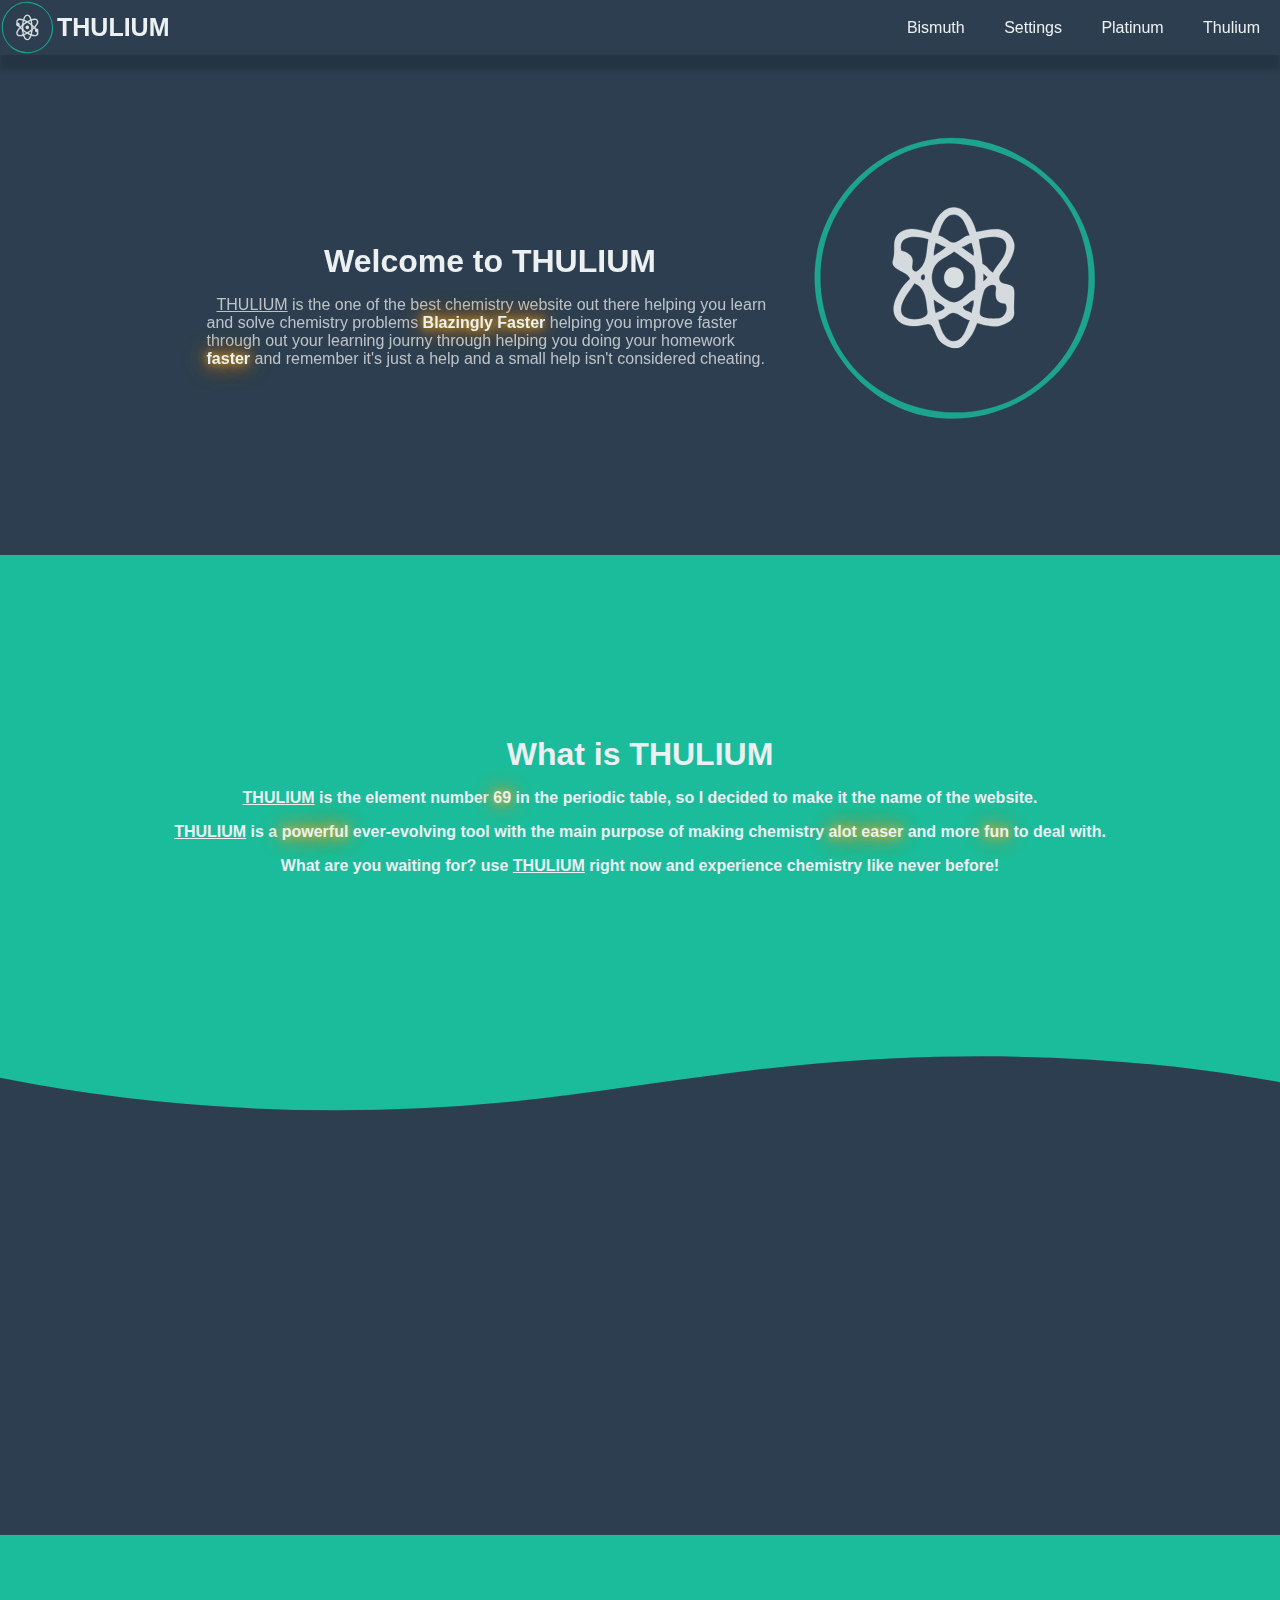
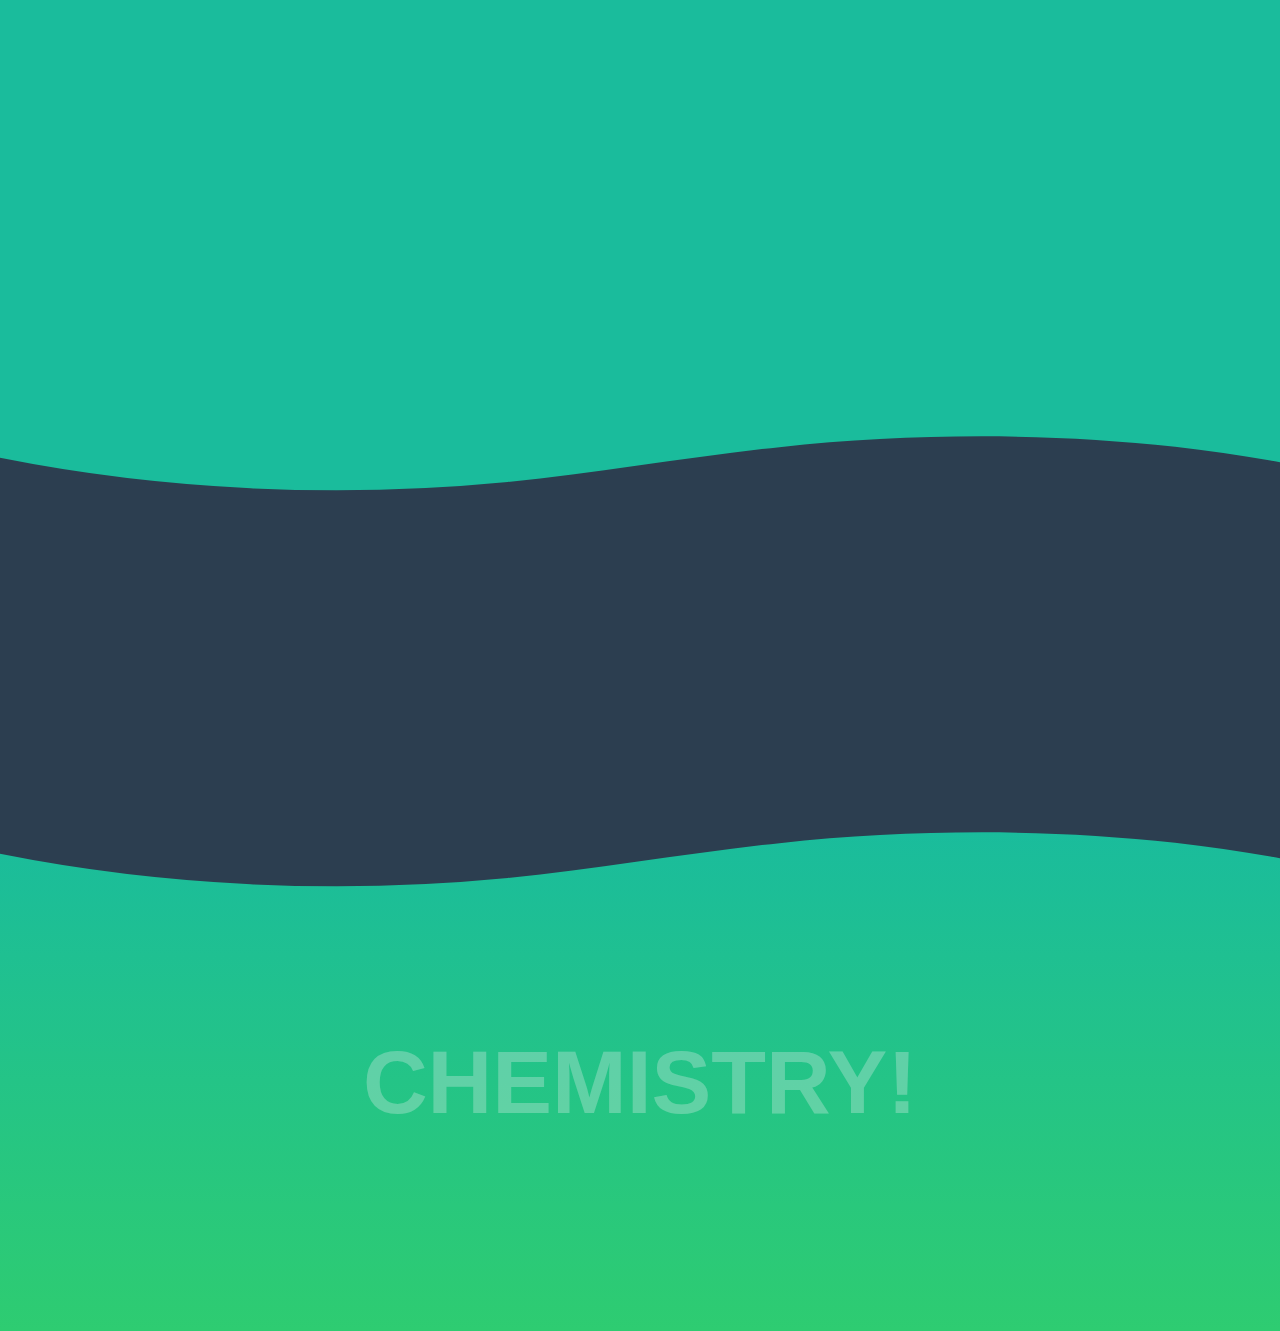
<file: pages/index.html>
<!DOCTYPE html>
<html lang="en">
<head>
  <meta charset="UTF-8">
  <meta name="viewport" content="width=device-width, initial-scale=1.0">
  <meta name="keywords" content="Thulium, Chemistry, Periodic Table, Elements, Science, Education">
  <link rel="stylesheet" href="../CSS/main-styles.css">
  <link rel="icon" href="../images/icons/brandparent.png">
  <link rel="stylesheet" href="../CSS/home.css">
  <title>Thulium</title>
</head>
<body>

  <div class="load"></div>

  <input type="checkbox" id="sidebar-active">
  <div class="nav-menu">
    <label for="sidebar-active">
      <svg xmlns="http://www.w3.org/2000/svg" xmlns:v="https://svgstorm.com" viewBox="0 0 512 512" width="20" height="20">
        <g fill="None" fill-opacity="0.0" stroke="var(--text-prime)" stroke-opacity="0.02" stroke-width="0.3"><path d=" M 0.00 17.00  C 3.72 10.03 10.12 3.72 17.00 0.00 L 0.00 0.00 L 0.00 17.00 Z"/>
        </g>
        <g fill="None" fill-opacity="0.0" stroke="var(--text-prime)" stroke-opacity="0.96" stroke-width="0.3"><path d=" M 0.00 17.00  L 0.00 35.00 C 30.23 75.53 72.76 107.73 107.75 145.25 C 142.75 182.76 180.44 218.04 217.00 254.00 C 148.83 330.44 69.37 400.93 0.00 476.00 L 0.00 495.00 C 3.72 501.97 10.12 508.28 17.00 512.00 L 35.00 512.00 C 111.62 445.58 180.60 367.33 254.00 296.00 C 331.13 362.86 399.77 444.90 476.00 512.00 L 495.00 512.00 C 501.78 508.63 507.82 502.21 512.00 496.00 L 512.00 477.00 C 445.58 400.38 367.32 331.40 296.00 258.00 C 362.91 180.86 444.71 112.34 512.00 36.00 L 512.00 16.00 C 507.80 9.69 501.69 3.37 495.00 0.00 L 477.00 0.00 C 400.56 66.48 331.48 144.77 258.00 216.00 C 180.86 149.09 112.34 67.29 36.00 0.00 L 17.00 0.00 C 10.12 3.72 3.72 10.03 0.00 17.00 Z"/>
        </g>
        <g fill="None" fill-opacity="0.0" stroke="var(--text-prime)" stroke-opacity="0.00" stroke-width="0.3"><path d=" M 477.00 0.00  L 36.00 0.00 C 112.34 67.29 180.86 149.09 258.00 216.00 C 331.48 144.77 400.56 66.48 477.00 0.00 Z"/>
        </g>
        <g fill="None" fill-opacity="0.0" stroke="var(--text-prime)" stroke-opacity="0.02" stroke-width="0.3"><path d=" M 512.00 16.00  L 512.00 0.00 L 495.00 0.00 C 501.69 3.37 507.80 9.69 512.00 16.00 Z"/>
        </g>
        <g fill="None" fill-opacity="0.0" stroke="var(--text-prime)" stroke-opacity="0.00" stroke-width="0.3"><path d=" M 0.00 476.00  C 69.37 400.93 148.83 330.44 217.00 254.00 C 180.44 218.04 142.75 182.76 107.75 145.25 C 72.76 107.73 30.23 75.53 0.00 35.00 L 0.00 476.00 Z"/>
        </g>
        <g fill="None" fill-opacity="0.0" stroke="var(--text-prime)" stroke-opacity="0.00" stroke-width="0.3"><path d=" M 512.00 477.00  L 512.00 36.00 C 444.71 112.34 362.91 180.86 296.00 258.00 C 367.32 331.40 445.58 400.38 512.00 477.00 Z"/>
        </g>
        <g fill="None" fill-opacity="0.0" stroke="var(--text-prime)" stroke-opacity="0.00" stroke-width="0.3"><path d=" M 35.00 512.00  L 476.00 512.00 C 399.77 444.90 331.13 362.86 254.00 296.00 C 180.60 367.33 111.62 445.58 35.00 512.00 Z"/>
        </g>
        <g fill="None" fill-opacity="0.0" stroke="var(--text-prime)" stroke-opacity="0.02" stroke-width="0.3"><path d=" M 0.00 512.00  L 17.00 512.00 C 10.12 508.28 3.72 501.97 0.00 495.00 L 0.00 512.00 Z"/>
        </g>
        <g fill="None" fill-opacity="0.0" stroke="var(--text-prime)" stroke-opacity="0.02" stroke-width="0.3"><path d=" M 495.00 512.00  L 512.00 512.00 L 512.00 496.00 C 507.82 502.21 501.78 508.63 495.00 512.00 Z"/>
        </g>
        <g fill="var(--text-prime)" fill-opacity="0.02" stroke="None">
        <path d=" M 0.00 17.00  C 3.72 10.03 10.12 3.72 17.00 0.00 L 0.00 0.00 L 0.00 17.00 Z"/>
        </g>
        <g fill="var(--text-prime)" fill-opacity="0.96" stroke="None">
        <path d=" M 0.00 17.00  L 0.00 35.00 C 30.23 75.53 72.76 107.73 107.75 145.25 C 142.75 182.76 180.44 218.04 217.00 254.00 C 148.83 330.44 69.37 400.93 0.00 476.00 L 0.00 495.00 C 3.72 501.97 10.12 508.28 17.00 512.00 L 35.00 512.00 C 111.62 445.58 180.60 367.33 254.00 296.00 C 331.13 362.86 399.77 444.90 476.00 512.00 L 495.00 512.00 C 501.78 508.63 507.82 502.21 512.00 496.00 L 512.00 477.00 C 445.58 400.38 367.32 331.40 296.00 258.00 C 362.91 180.86 444.71 112.34 512.00 36.00 L 512.00 16.00 C 507.80 9.69 501.69 3.37 495.00 0.00 L 477.00 0.00 C 400.56 66.48 331.48 144.77 258.00 216.00 C 180.86 149.09 112.34 67.29 36.00 0.00 L 17.00 0.00 C 10.12 3.72 3.72 10.03 0.00 17.00 Z"/>
        </g>
        <g fill="var(--text-prime)" fill-opacity="0.00" stroke="None">
        <path d=" M 477.00 0.00  L 36.00 0.00 C 112.34 67.29 180.86 149.09 258.00 216.00 C 331.48 144.77 400.56 66.48 477.00 0.00 Z"/>
        </g>
        <g fill="var(--text-prime)" fill-opacity="0.02" stroke="None">
        <path d=" M 512.00 16.00  L 512.00 0.00 L 495.00 0.00 C 501.69 3.37 507.80 9.69 512.00 16.00 Z"/>
        </g>
        <g fill="var(--text-prime)" fill-opacity="0.00" stroke="None">
        <path d=" M 0.00 476.00  C 69.37 400.93 148.83 330.44 217.00 254.00 C 180.44 218.04 142.75 182.76 107.75 145.25 C 72.76 107.73 30.23 75.53 0.00 35.00 L 0.00 476.00 Z"/>
        </g>
        <g fill="var(--text-prime)" fill-opacity="0.00" stroke="None">
        <path d=" M 512.00 477.00  L 512.00 36.00 C 444.71 112.34 362.91 180.86 296.00 258.00 C 367.32 331.40 445.58 400.38 512.00 477.00 Z"/>
        </g>
        <g fill="var(--text-prime)" fill-opacity="0.00" stroke="None">
        <path d=" M 35.00 512.00  L 476.00 512.00 C 399.77 444.90 331.13 362.86 254.00 296.00 C 180.60 367.33 111.62 445.58 35.00 512.00 Z"/>
        </g>
        <g fill="var(--text-prime)" fill-opacity="0.02" stroke="None">
        <path d=" M 0.00 512.00  L 17.00 512.00 C 10.12 508.28 3.72 501.97 0.00 495.00 L 0.00 512.00 Z"/>
        </g>
        <g fill="var(--text-prime)" fill-opacity="0.02" stroke="None">
        <path d=" M 495.00 512.00  L 512.00 512.00 L 512.00 496.00 C 507.82 502.21 501.78 508.63 495.00 512.00 Z"/>
        </g>
      </svg>
    </label>
    <a href="quantam.html" class="pages-mb">Bismuth</a>
    <a href="settings.html" class="pages-mb">Settings</a>
    <a href="table.html" class="pages-mb">Platinum</a>
    <a href="element.html" class="pages-mb">Thulium</a>
  </div>
  <label for="sidebar-active" class="over-lay"></label>

  <div class="mainTitle">
      <a class="homing" href="#">
        <svg xmlns="http://www.w3.org/2000/svg" xmlns:v="https://svgstorm.com" viewBox="0 0 340 340">
          <g fill="None" fill-opacity="0.0" stroke="var(--frist-color)" stroke-opacity="0.00" stroke-width="0.3"><path d=" M 0.00 340.00  L 340.00 340.00 L 340.00 0.00 L 0.00 0.00 L 0.00 340.00 M 180.00 12.00  C 264.87 20.21 334.12 94.41 328.00 182.00 C 321.88 269.59 243.22 334.10 157.00 329.00 C 70.78 323.90 5.70 242.42 11.33 159.33 C 16.96 76.24 94.04 3.68 180.00 12.00 Z"/>
          </g>
          <g fill="None" fill-opacity="0.0" stroke="var(--frist-color)" stroke-opacity="0.81" stroke-width="0.3"><path d=" M 180.00 12.00  C 94.04 3.68 16.96 76.24 11.33 159.33 C 5.70 242.42 70.78 323.90 157.00 329.00 C 243.22 334.10 321.88 269.59 328.00 182.00 C 334.12 94.41 264.87 20.21 180.00 12.00 M 176.00 18.00  C 238.65 24.06 294.59 60.80 314.32 123.68 C 334.05 186.55 312.28 256.25 257.25 295.25 C 202.23 334.26 126.90 330.41 74.25 289.75 C 21.60 249.09 3.83 172.35 27.93 113.93 C 52.03 55.51 112.09 11.82 176.00 18.00 Z"/>
          </g>
          <g fill="None" fill-opacity="0.0" stroke="var(--frist-color)" stroke-opacity="0.00" stroke-width="0.3"><path d=" M 176.00 18.00  C 112.09 11.82 52.03 55.51 27.93 113.93 C 3.83 172.35 21.60 249.09 74.25 289.75 C 126.90 330.41 202.23 334.26 257.25 295.25 C 312.28 256.25 334.05 186.55 314.32 123.68 C 294.59 60.80 238.65 24.06 176.00 18.00 M 194.00 118.00  C 202.09 116.65 213.39 113.59 221.67 115.33 C 229.95 117.07 235.40 123.16 236.98 131.02 C 238.55 138.89 233.19 148.65 229.70 154.70 C 226.20 160.74 217.35 167.03 220.77 173.23 C 224.19 179.43 236.37 175.08 236.97 184.03 C 237.57 192.98 236.21 199.94 237.00 209.00 C 237.79 218.06 227.80 221.84 220.98 223.98 C 214.15 226.11 202.01 223.16 195.00 221.00 C 191.18 231.41 188.74 236.43 180.75 244.75 C 172.77 253.07 161.83 248.86 154.25 242.75 C 146.66 236.64 147.37 220.79 138.30 222.31 C 129.24 223.82 116.39 226.93 107.75 220.25 C 99.12 213.56 98.95 203.24 102.93 193.93 C 106.90 184.61 111.64 177.80 119.00 171.00 C 116.97 161.95 95.92 161.35 99.78 149.78 C 103.65 138.20 96.93 125.83 108.25 118.25 C 119.57 110.66 131.85 116.29 143.00 119.00 C 146.06 107.14 153.51 90.79 168.00 90.00 C 182.49 89.21 191.40 105.92 194.00 118.00 Z"/>
          </g>
          <g fill="None" fill-opacity="0.0" stroke="var(--text-prime)" stroke-opacity="0.88" stroke-width="0.3"><path d=" M 194.00 118.00  C 191.40 105.92 182.49 89.21 168.00 90.00 C 153.51 90.79 146.06 107.14 143.00 119.00 C 131.85 116.29 119.57 110.66 108.25 118.25 C 96.93 125.83 103.65 138.20 99.78 149.78 C 95.92 161.35 116.97 161.95 119.00 171.00 C 111.64 177.80 106.90 184.61 102.93 193.93 C 98.95 203.24 99.12 213.56 107.75 220.25 C 116.39 226.93 129.24 223.82 138.30 222.31 C 147.37 220.79 146.66 236.64 154.25 242.75 C 161.83 248.86 172.77 253.07 180.75 244.75 C 188.74 236.43 191.18 231.41 195.00 221.00 C 202.01 223.16 214.15 226.11 220.98 223.98 C 227.80 221.84 237.79 218.06 237.00 209.00 C 236.21 199.94 237.57 192.98 236.97 184.03 C 236.37 175.08 224.19 179.43 220.77 173.23 C 217.35 167.03 226.20 160.74 229.70 154.70 C 233.19 148.65 238.55 138.89 236.98 131.02 C 235.40 123.16 229.95 117.07 221.67 115.33 C 213.39 113.59 202.09 116.65 194.00 118.00 M 187.00 122.00  C 180.33 121.46 175.16 129.75 168.97 129.97 C 162.78 130.20 157.24 122.27 151.00 122.00 C 152.89 113.91 157.85 97.63 169.01 98.01 C 180.17 98.38 183.42 114.43 187.00 122.00 M 140.00 126.00  C 137.16 139.17 139.52 155.22 126.00 163.00 C 117.93 161.44 123.13 153.76 121.67 148.33 C 120.21 142.90 114.07 140.12 109.00 139.00 C 104.78 119.63 128.47 121.88 140.00 126.00 M 213.00 164.00  C 208.57 161.22 205.94 155.81 201.00 154.00 C 200.74 144.40 198.12 135.41 197.00 126.00 C 206.60 122.97 227.55 119.76 228.20 133.25 C 228.84 146.73 218.37 153.38 213.00 164.00 M 160.00 135.00  C 156.11 139.11 150.56 141.55 146.00 145.00 C 145.54 139.70 146.86 134.91 148.00 130.00 C 152.24 131.02 155.93 133.73 160.00 135.00 M 189.00 130.00  C 189.85 134.97 192.60 140.10 191.00 145.00 C 186.57 141.24 181.20 138.66 177.00 135.00 C 181.31 134.26 184.67 130.74 189.00 130.00 M 169.00 140.00  C 176.57 144.79 180.47 148.20 188.25 153.75 C 196.03 159.30 192.25 173.69 193.00 183.00 C 181.88 187.00 175.45 202.71 162.92 196.08 C 150.40 189.44 141.74 179.91 144.00 165.00 C 146.26 150.09 157.88 148.18 169.00 140.00 M 207.00 169.00  C 205.74 170.93 204.00 172.91 202.00 174.00 C 202.00 171.00 202.00 168.00 202.00 165.00 C 204.04 165.81 204.97 168.27 207.00 169.00 M 135.00 166.00  C 136.87 166.99 136.25 174.01 132.77 172.21 C 129.29 170.41 132.46 164.66 135.00 166.00 M 124.00 176.00  C 137.31 180.56 137.57 197.17 139.00 208.00 C 140.42 218.84 111.67 220.65 109.08 208.92 C 106.49 197.20 118.71 185.28 124.00 176.00 M 227.00 199.00  C 231.55 205.29 226.12 215.69 218.98 215.98 C 211.83 216.26 197.21 216.82 197.93 208.92 C 198.65 201.03 200.38 191.68 202.75 184.75 C 205.13 177.83 217.90 174.00 216.64 182.70 C 215.39 191.39 216.03 198.66 227.00 199.00 M 148.00 210.00  C 146.87 204.81 145.67 199.58 146.00 194.00 C 149.25 197.79 154.55 198.48 157.75 202.25 C 160.95 206.03 150.34 207.96 148.00 210.00 M 191.00 195.00  C 192.46 199.84 189.31 204.92 189.00 210.00 C 185.75 207.34 178.66 207.41 179.00 202.00 C 183.56 201.01 186.61 196.26 191.00 195.00 M 187.00 218.00  C 183.08 225.29 180.06 241.91 168.78 241.78 C 157.49 241.64 152.91 225.34 151.00 217.00 C 157.41 218.16 162.80 208.52 168.75 209.41 C 174.69 210.29 180.94 216.78 187.00 218.00 Z"/>
          </g>
          <g fill="None" fill-opacity="0.0" stroke="var(--frist-color)" stroke-opacity="0.00" stroke-width="0.3"><path d=" M 187.00 122.00  C 183.42 114.43 180.17 98.38 169.01 98.01 C 157.85 97.63 152.89 113.91 151.00 122.00 C 157.24 122.27 162.78 130.20 168.97 129.97 C 175.16 129.75 180.33 121.46 187.00 122.00 Z"/>
          </g>
          <g fill="None" fill-opacity="0.0" stroke="var(--frist-color)" stroke-opacity="0.00" stroke-width="0.3"><path d=" M 140.00 126.00  C 128.47 121.88 104.78 119.63 109.00 139.00 C 114.07 140.12 120.21 142.90 121.67 148.33 C 123.13 153.76 117.93 161.44 126.00 163.00 C 139.52 155.22 137.16 139.17 140.00 126.00 Z"/>
          </g>
          <g fill="None" fill-opacity="0.0" stroke="var(--frist-color)" stroke-opacity="0.00" stroke-width="0.3"><path d=" M 213.00 164.00  C 218.37 153.38 228.84 146.73 228.20 133.25 C 227.55 119.76 206.60 122.97 197.00 126.00 C 198.12 135.41 200.74 144.40 201.00 154.00 C 205.94 155.81 208.57 161.22 213.00 164.00 Z"/>
          </g>
          <g fill="None" fill-opacity="0.0" stroke="var(--frist-color)" stroke-opacity="0.00" stroke-width="0.3"><path d=" M 160.00 135.00  C 155.93 133.73 152.24 131.02 148.00 130.00 C 146.86 134.91 145.54 139.70 146.00 145.00 C 150.56 141.55 156.11 139.11 160.00 135.00 Z"/>
          </g>
          <g fill="None" fill-opacity="0.0" stroke="var(--frist-color)" stroke-opacity="0.00" stroke-width="0.3"><path d=" M 189.00 130.00  C 184.67 130.74 181.31 134.26 177.00 135.00 C 181.20 138.66 186.57 141.24 191.00 145.00 C 192.60 140.10 189.85 134.97 189.00 130.00 Z"/>
          </g>
          <g fill="None" fill-opacity="0.0" stroke="var(--frist-color)" stroke-opacity="0.00" stroke-width="0.3"><path d=" M 169.00 140.00  C 157.88 148.18 146.26 150.09 144.00 165.00 C 141.74 179.91 150.40 189.44 162.92 196.08 C 175.45 202.71 181.88 187.00 193.00 183.00 C 192.25 173.69 196.03 159.30 188.25 153.75 C 180.47 148.20 176.57 144.79 169.00 140.00 M 170.00 158.00  C 183.88 159.23 182.43 182.75 167.75 181.20 C 153.08 179.65 154.98 156.67 170.00 158.00 Z"/>
          </g>
          <g fill="None" fill-opacity="0.0" stroke="var(--text-prime)" stroke-opacity="0.90" stroke-width="0.3"><path d=" M 170.00 158.00  C 154.98 156.67 153.08 179.65 167.75 181.20 C 182.43 182.75 183.88 159.23 170.00 158.00 Z"/>
          </g>
          <g fill="None" fill-opacity="0.0" stroke="var(--frist-color)" stroke-opacity="0.00" stroke-width="0.3"><path d=" M 207.00 169.00  C 204.97 168.27 204.04 165.81 202.00 165.00 C 202.00 168.00 202.00 171.00 202.00 174.00 C 204.00 172.91 205.74 170.93 207.00 169.00 Z"/>
          </g>
          <g fill="None" fill-opacity="0.0" stroke="var(--frist-color)" stroke-opacity="0.00" stroke-width="0.3"><path d=" M 135.00 166.00  C 132.46 164.66 129.29 170.41 132.77 172.21 C 136.25 174.01 136.87 166.99 135.00 166.00 Z"/>
          </g>
          <g fill="None" fill-opacity="0.0" stroke="var(--frist-color)" stroke-opacity="0.00" stroke-width="0.3"><path d=" M 124.00 176.00  C 118.71 185.28 106.49 197.20 109.08 208.92 C 111.67 220.65 140.42 218.84 139.00 208.00 C 137.57 197.17 137.31 180.56 124.00 176.00 Z"/>
          </g>
          <g fill="None" fill-opacity="0.0" stroke="var(--frist-color)" stroke-opacity="0.00" stroke-width="0.3"><path d=" M 227.00 199.00  C 216.03 198.66 215.39 191.39 216.64 182.70 C 217.90 174.00 205.13 177.83 202.75 184.75 C 200.38 191.68 198.65 201.03 197.93 208.92 C 197.21 216.82 211.83 216.26 218.98 215.98 C 226.12 215.69 231.55 205.29 227.00 199.00 Z"/>
          </g>
          <g fill="None" fill-opacity="0.0" stroke="var(--frist-color)" stroke-opacity="0.00" stroke-width="0.3"><path d=" M 148.00 210.00  C 150.34 207.96 160.95 206.03 157.75 202.25 C 154.55 198.48 149.25 197.79 146.00 194.00 C 145.67 199.58 146.87 204.81 148.00 210.00 Z"/>
          </g>
          <g fill="None" fill-opacity="0.0" stroke="var(--frist-color)" stroke-opacity="0.00" stroke-width="0.3"><path d=" M 191.00 195.00  C 186.61 196.26 183.56 201.01 179.00 202.00 C 178.66 207.41 185.75 207.34 189.00 210.00 C 189.31 204.92 192.46 199.84 191.00 195.00 Z"/>
          </g>
          <g fill="None" fill-opacity="0.0" stroke="var(--frist-color)" stroke-opacity="0.00" stroke-width="0.3"><path d=" M 187.00 218.00  C 180.94 216.78 174.69 210.29 168.75 209.41 C 162.80 208.52 157.41 218.16 151.00 217.00 C 152.91 225.34 157.49 241.64 168.78 241.78 C 180.06 241.91 183.08 225.29 187.00 218.00 Z"/>
          </g>
          <g fill="var(--frist-color)" fill-opacity="0.00" stroke="None"><path d=" M 0.00 340.00  L 340.00 340.00 L 340.00 0.00 L 0.00 0.00 L 0.00 340.00 M 180.00 12.00  C 264.87 20.21 334.12 94.41 328.00 182.00 C 321.88 269.59 243.22 334.10 157.00 329.00 C 70.78 323.90 5.70 242.42 11.33 159.33 C 16.96 76.24 94.04 3.68 180.00 12.00 Z"/>
          </g>
          <g fill="var(--frist-color)" fill-opacity="0.81" stroke="None"><path d=" M 180.00 12.00  C 94.04 3.68 16.96 76.24 11.33 159.33 C 5.70 242.42 70.78 323.90 157.00 329.00 C 243.22 334.10 321.88 269.59 328.00 182.00 C 334.12 94.41 264.87 20.21 180.00 12.00 M 176.00 18.00  C 238.65 24.06 294.59 60.80 314.32 123.68 C 334.05 186.55 312.28 256.25 257.25 295.25 C 202.23 334.26 126.90 330.41 74.25 289.75 C 21.60 249.09 3.83 172.35 27.93 113.93 C 52.03 55.51 112.09 11.82 176.00 18.00 Z"/>
          </g>
          <g fill="var(--frist-color)" fill-opacity="0.00" stroke="None"><path d=" M 176.00 18.00  C 112.09 11.82 52.03 55.51 27.93 113.93 C 3.83 172.35 21.60 249.09 74.25 289.75 C 126.90 330.41 202.23 334.26 257.25 295.25 C 312.28 256.25 334.05 186.55 314.32 123.68 C 294.59 60.80 238.65 24.06 176.00 18.00 M 194.00 118.00  C 202.09 116.65 213.39 113.59 221.67 115.33 C 229.95 117.07 235.40 123.16 236.98 131.02 C 238.55 138.89 233.19 148.65 229.70 154.70 C 226.20 160.74 217.35 167.03 220.77 173.23 C 224.19 179.43 236.37 175.08 236.97 184.03 C 237.57 192.98 236.21 199.94 237.00 209.00 C 237.79 218.06 227.80 221.84 220.98 223.98 C 214.15 226.11 202.01 223.16 195.00 221.00 C 191.18 231.41 188.74 236.43 180.75 244.75 C 172.77 253.07 161.83 248.86 154.25 242.75 C 146.66 236.64 147.37 220.79 138.30 222.31 C 129.24 223.82 116.39 226.93 107.75 220.25 C 99.12 213.56 98.95 203.24 102.93 193.93 C 106.90 184.61 111.64 177.80 119.00 171.00 C 116.97 161.95 95.92 161.35 99.78 149.78 C 103.65 138.20 96.93 125.83 108.25 118.25 C 119.57 110.66 131.85 116.29 143.00 119.00 C 146.06 107.14 153.51 90.79 168.00 90.00 C 182.49 89.21 191.40 105.92 194.00 118.00 Z"/>
          </g>
          <g fill="var(--text-prime)" fill-opacity="0.88" stroke="None"><path d=" M 194.00 118.00  C 191.40 105.92 182.49 89.21 168.00 90.00 C 153.51 90.79 146.06 107.14 143.00 119.00 C 131.85 116.29 119.57 110.66 108.25 118.25 C 96.93 125.83 103.65 138.20 99.78 149.78 C 95.92 161.35 116.97 161.95 119.00 171.00 C 111.64 177.80 106.90 184.61 102.93 193.93 C 98.95 203.24 99.12 213.56 107.75 220.25 C 116.39 226.93 129.24 223.82 138.30 222.31 C 147.37 220.79 146.66 236.64 154.25 242.75 C 161.83 248.86 172.77 253.07 180.75 244.75 C 188.74 236.43 191.18 231.41 195.00 221.00 C 202.01 223.16 214.15 226.11 220.98 223.98 C 227.80 221.84 237.79 218.06 237.00 209.00 C 236.21 199.94 237.57 192.98 236.97 184.03 C 236.37 175.08 224.19 179.43 220.77 173.23 C 217.35 167.03 226.20 160.74 229.70 154.70 C 233.19 148.65 238.55 138.89 236.98 131.02 C 235.40 123.16 229.95 117.07 221.67 115.33 C 213.39 113.59 202.09 116.65 194.00 118.00 M 187.00 122.00  C 180.33 121.46 175.16 129.75 168.97 129.97 C 162.78 130.20 157.24 122.27 151.00 122.00 C 152.89 113.91 157.85 97.63 169.01 98.01 C 180.17 98.38 183.42 114.43 187.00 122.00 M 140.00 126.00  C 137.16 139.17 139.52 155.22 126.00 163.00 C 117.93 161.44 123.13 153.76 121.67 148.33 C 120.21 142.90 114.07 140.12 109.00 139.00 C 104.78 119.63 128.47 121.88 140.00 126.00 M 213.00 164.00  C 208.57 161.22 205.94 155.81 201.00 154.00 C 200.74 144.40 198.12 135.41 197.00 126.00 C 206.60 122.97 227.55 119.76 228.20 133.25 C 228.84 146.73 218.37 153.38 213.00 164.00 M 160.00 135.00  C 156.11 139.11 150.56 141.55 146.00 145.00 C 145.54 139.70 146.86 134.91 148.00 130.00 C 152.24 131.02 155.93 133.73 160.00 135.00 M 189.00 130.00  C 189.85 134.97 192.60 140.10 191.00 145.00 C 186.57 141.24 181.20 138.66 177.00 135.00 C 181.31 134.26 184.67 130.74 189.00 130.00 M 169.00 140.00  C 176.57 144.79 180.47 148.20 188.25 153.75 C 196.03 159.30 192.25 173.69 193.00 183.00 C 181.88 187.00 175.45 202.71 162.92 196.08 C 150.40 189.44 141.74 179.91 144.00 165.00 C 146.26 150.09 157.88 148.18 169.00 140.00 M 207.00 169.00  C 205.74 170.93 204.00 172.91 202.00 174.00 C 202.00 171.00 202.00 168.00 202.00 165.00 C 204.04 165.81 204.97 168.27 207.00 169.00 M 135.00 166.00  C 136.87 166.99 136.25 174.01 132.77 172.21 C 129.29 170.41 132.46 164.66 135.00 166.00 M 124.00 176.00  C 137.31 180.56 137.57 197.17 139.00 208.00 C 140.42 218.84 111.67 220.65 109.08 208.92 C 106.49 197.20 118.71 185.28 124.00 176.00 M 227.00 199.00  C 231.55 205.29 226.12 215.69 218.98 215.98 C 211.83 216.26 197.21 216.82 197.93 208.92 C 198.65 201.03 200.38 191.68 202.75 184.75 C 205.13 177.83 217.90 174.00 216.64 182.70 C 215.39 191.39 216.03 198.66 227.00 199.00 M 148.00 210.00  C 146.87 204.81 145.67 199.58 146.00 194.00 C 149.25 197.79 154.55 198.48 157.75 202.25 C 160.95 206.03 150.34 207.96 148.00 210.00 M 191.00 195.00  C 192.46 199.84 189.31 204.92 189.00 210.00 C 185.75 207.34 178.66 207.41 179.00 202.00 C 183.56 201.01 186.61 196.26 191.00 195.00 M 187.00 218.00  C 183.08 225.29 180.06 241.91 168.78 241.78 C 157.49 241.64 152.91 225.34 151.00 217.00 C 157.41 218.16 162.80 208.52 168.75 209.41 C 174.69 210.29 180.94 216.78 187.00 218.00 Z"/>
          </g>
          <g fill="var(--frist-color)" fill-opacity="0.00" stroke="None"><path d=" M 187.00 122.00  C 183.42 114.43 180.17 98.38 169.01 98.01 C 157.85 97.63 152.89 113.91 151.00 122.00 C 157.24 122.27 162.78 130.20 168.97 129.97 C 175.16 129.75 180.33 121.46 187.00 122.00 Z"/>
          </g>
          <g fill="var(--frist-color)" fill-opacity="0.00" stroke="None"><path d=" M 140.00 126.00  C 128.47 121.88 104.78 119.63 109.00 139.00 C 114.07 140.12 120.21 142.90 121.67 148.33 C 123.13 153.76 117.93 161.44 126.00 163.00 C 139.52 155.22 137.16 139.17 140.00 126.00 Z"/>
          </g>
          <g fill="var(--frist-color)" fill-opacity="0.00" stroke="None"><path d=" M 213.00 164.00  C 218.37 153.38 228.84 146.73 228.20 133.25 C 227.55 119.76 206.60 122.97 197.00 126.00 C 198.12 135.41 200.74 144.40 201.00 154.00 C 205.94 155.81 208.57 161.22 213.00 164.00 Z"/>
          </g>
          <g fill="var(--frist-color)" fill-opacity="0.00" stroke="None"><path d=" M 160.00 135.00  C 155.93 133.73 152.24 131.02 148.00 130.00 C 146.86 134.91 145.54 139.70 146.00 145.00 C 150.56 141.55 156.11 139.11 160.00 135.00 Z"/>
          </g>
          <g fill="var(--frist-color)" fill-opacity="0.00" stroke="None"><path d=" M 189.00 130.00  C 184.67 130.74 181.31 134.26 177.00 135.00 C 181.20 138.66 186.57 141.24 191.00 145.00 C 192.60 140.10 189.85 134.97 189.00 130.00 Z"/>
          </g>
          <g fill="var(--frist-color)" fill-opacity="0.00" stroke="None"><path d=" M 169.00 140.00  C 157.88 148.18 146.26 150.09 144.00 165.00 C 141.74 179.91 150.40 189.44 162.92 196.08 C 175.45 202.71 181.88 187.00 193.00 183.00 C 192.25 173.69 196.03 159.30 188.25 153.75 C 180.47 148.20 176.57 144.79 169.00 140.00 M 170.00 158.00  C 183.88 159.23 182.43 182.75 167.75 181.20 C 153.08 179.65 154.98 156.67 170.00 158.00 Z"/>
          </g>
          <g fill="var(--text-prime)" fill-opacity="0.90" stroke="None"><path d=" M 170.00 158.00  C 154.98 156.67 153.08 179.65 167.75 181.20 C 182.43 182.75 183.88 159.23 170.00 158.00 Z"/>
          </g>
          <g fill="var(--frist-color)" fill-opacity="0.00" stroke="None"><path d=" M 207.00 169.00  C 204.97 168.27 204.04 165.81 202.00 165.00 C 202.00 168.00 202.00 171.00 202.00 174.00 C 204.00 172.91 205.74 170.93 207.00 169.00 Z"/>
          </g>
          <g fill="var(--frist-color)" fill-opacity="0.00" stroke="None"><path d=" M 135.00 166.00  C 132.46 164.66 129.29 170.41 132.77 172.21 C 136.25 174.01 136.87 166.99 135.00 166.00 Z"/>
          </g>
          <g fill="var(--frist-color)" fill-opacity="0.00" stroke="None"><path d=" M 124.00 176.00  C 118.71 185.28 106.49 197.20 109.08 208.92 C 111.67 220.65 140.42 218.84 139.00 208.00 C 137.57 197.17 137.31 180.56 124.00 176.00 Z"/>
          </g>
          <g fill="var(--frist-color)" fill-opacity="0.00" stroke="None"><path d=" M 227.00 199.00  C 216.03 198.66 215.39 191.39 216.64 182.70 C 217.90 174.00 205.13 177.83 202.75 184.75 C 200.38 191.68 198.65 201.03 197.93 208.92 C 197.21 216.82 211.83 216.26 218.98 215.98 C 226.12 215.69 231.55 205.29 227.00 199.00 Z"/>
          </g>
          <g fill="var(--frist-color)" fill-opacity="0.00" stroke="None"><path d=" M 148.00 210.00  C 150.34 207.96 160.95 206.03 157.75 202.25 C 154.55 198.48 149.25 197.79 146.00 194.00 C 145.67 199.58 146.87 204.81 148.00 210.00 Z"/>
          </g>
          <g fill="var(--frist-color)" fill-opacity="0.00" stroke="None"><path d=" M 191.00 195.00  C 186.61 196.26 183.56 201.01 179.00 202.00 C 178.66 207.41 185.75 207.34 189.00 210.00 C 189.31 204.92 192.46 199.84 191.00 195.00 Z"/>
          </g>
          <g fill="var(--frist-color)" fill-opacity="0.00" stroke="None"><path d=" M 187.00 218.00  C 180.94 216.78 174.69 210.29 168.75 209.41 C 162.80 208.52 157.41 218.16 151.00 217.00 C 152.91 225.34 157.49 241.64 168.78 241.78 C 180.06 241.91 183.08 225.29 187.00 218.00 Z"/>
          </g>
        </svg>
        <p>THULIUM</p>
      </a>
    <div class="mb-nav">
      <label for="sidebar-active">
        <svg xmlns="http://www.w3.org/2000/svg" xmlns:v="https://svgstorm.com" viewBox="0 0 512 512" width="30" height="30">
          <g fill="None" fill-opacity="0.0" stroke="var(--text-prime)" stroke-opacity="0.01" stroke-width="0.3"><path d=" M 0.00 512.00  L 512.00 512.00 L 512.00 0.00 L 0.00 0.00 L 0.00 512.00 M 466.00 63.00  C 488.92 65.22 509.18 96.68 488.70 116.70 C 468.21 136.71 436.62 124.69 409.00 127.00 C 381.38 129.31 348.96 126.34 320.00 128.00 C 291.04 129.66 257.34 127.31 228.00 128.00 C 198.66 128.69 164.83 127.82 136.00 128.00 C 107.17 128.18 73.37 126.85 46.00 128.00 C 18.63 129.15 4.14 93.23 23.75 74.75 C 43.37 56.27 76.86 66.80 104.00 65.00 C 131.14 63.20 164.06 65.07 193.00 64.00 C 221.94 62.93 255.26 63.62 285.00 64.00 C 314.74 64.38 347.09 61.92 377.00 64.00 C 406.91 66.08 436.25 60.12 466.00 63.00 M 466.00 223.00  C 488.92 225.22 509.18 256.68 488.70 276.70 C 468.21 296.71 436.62 284.69 409.00 287.00 C 381.38 289.31 348.96 286.34 320.00 288.00 C 291.04 289.66 257.34 287.31 228.00 288.00 C 198.66 288.69 164.83 287.82 136.00 288.00 C 107.17 288.18 73.37 286.86 46.00 288.00 C 18.63 289.14 4.14 253.23 23.75 234.75 C 43.37 216.27 76.86 226.80 104.00 225.00 C 131.14 223.20 164.06 225.07 193.00 224.00 C 221.94 222.93 255.26 223.62 285.00 224.00 C 314.74 224.38 347.09 221.92 377.00 224.00 C 406.91 226.08 436.25 220.12 466.00 223.00 M 466.00 383.00  C 488.92 385.22 509.18 416.68 488.70 436.70 C 468.21 456.71 436.62 444.69 409.00 447.00 C 381.38 449.31 348.96 446.34 320.00 448.00 C 291.04 449.66 257.34 447.31 228.00 448.00 C 198.66 448.69 164.83 447.82 136.00 448.00 C 107.17 448.18 73.37 446.85 46.00 448.00 C 18.63 449.15 4.14 413.23 23.75 394.75 C 43.37 376.27 76.86 386.80 104.00 385.00 C 131.14 383.20 164.06 385.07 193.00 384.00 C 221.94 382.94 255.26 383.62 285.00 384.00 C 314.74 384.38 347.09 381.92 377.00 384.00 C 406.91 386.08 436.25 380.12 466.00 383.00 Z"/>
          </g>
          <g fill="None" fill-opacity="0.0" stroke="var(--text-prime)" stroke-opacity="1.00" stroke-width="0.3"><path d=" M 466.00 63.00  C 436.25 60.12 406.91 66.08 377.00 64.00 C 347.09 61.92 314.74 64.38 285.00 64.00 C 255.26 63.62 221.94 62.93 193.00 64.00 C 164.06 65.07 131.14 63.20 104.00 65.00 C 76.86 66.80 43.37 56.27 23.75 74.75 C 4.14 93.23 18.63 129.15 46.00 128.00 C 73.37 126.85 107.17 128.18 136.00 128.00 C 164.83 127.82 198.66 128.69 228.00 128.00 C 257.34 127.31 291.04 129.66 320.00 128.00 C 348.96 126.34 381.38 129.31 409.00 127.00 C 436.62 124.69 468.21 136.71 488.70 116.70 C 509.18 96.68 488.92 65.22 466.00 63.00 Z"/>
          </g>
          <g fill="None" fill-opacity="0.0" stroke="var(--text-prime)" stroke-opacity="1.00" stroke-width="0.3"><path d=" M 466.00 223.00  C 436.25 220.12 406.91 226.08 377.00 224.00 C 347.09 221.92 314.74 224.38 285.00 224.00 C 255.26 223.62 221.94 222.93 193.00 224.00 C 164.06 225.07 131.14 223.20 104.00 225.00 C 76.86 226.80 43.37 216.27 23.75 234.75 C 4.14 253.23 18.63 289.14 46.00 288.00 C 73.37 286.86 107.17 288.18 136.00 288.00 C 164.83 287.82 198.66 288.69 228.00 288.00 C 257.34 287.31 291.04 289.66 320.00 288.00 C 348.96 286.34 381.38 289.31 409.00 287.00 C 436.62 284.69 468.21 296.71 488.70 276.70 C 509.18 256.68 488.92 225.22 466.00 223.00 Z"/>
          </g>
          <g fill="None" fill-opacity="0.0" stroke="var(--text-prime)" stroke-opacity="1.00" stroke-width="0.3"><path d=" M 466.00 383.00  C 436.25 380.12 406.91 386.08 377.00 384.00 C 347.09 381.92 314.74 384.38 285.00 384.00 C 255.26 383.62 221.94 382.94 193.00 384.00 C 164.06 385.07 131.14 383.20 104.00 385.00 C 76.86 386.80 43.37 376.27 23.75 394.75 C 4.14 413.23 18.63 449.15 46.00 448.00 C 73.37 446.85 107.17 448.18 136.00 448.00 C 164.83 447.82 198.66 448.69 228.00 448.00 C 257.34 447.31 291.04 449.66 320.00 448.00 C 348.96 446.34 381.38 449.31 409.00 447.00 C 436.62 444.69 468.21 456.71 488.70 436.70 C 509.18 416.68 488.92 385.22 466.00 383.00 Z"/>
          </g>
          <g fill="var(--text-prime)" fill-opacity="0.01" stroke="None">
          <path d=" M 0.00 512.00  L 512.00 512.00 L 512.00 0.00 L 0.00 0.00 L 0.00 512.00 M 466.00 63.00  C 488.92 65.22 509.18 96.68 488.70 116.70 C 468.21 136.71 436.62 124.69 409.00 127.00 C 381.38 129.31 348.96 126.34 320.00 128.00 C 291.04 129.66 257.34 127.31 228.00 128.00 C 198.66 128.69 164.83 127.82 136.00 128.00 C 107.17 128.18 73.37 126.85 46.00 128.00 C 18.63 129.15 4.14 93.23 23.75 74.75 C 43.37 56.27 76.86 66.80 104.00 65.00 C 131.14 63.20 164.06 65.07 193.00 64.00 C 221.94 62.93 255.26 63.62 285.00 64.00 C 314.74 64.38 347.09 61.92 377.00 64.00 C 406.91 66.08 436.25 60.12 466.00 63.00 M 466.00 223.00  C 488.92 225.22 509.18 256.68 488.70 276.70 C 468.21 296.71 436.62 284.69 409.00 287.00 C 381.38 289.31 348.96 286.34 320.00 288.00 C 291.04 289.66 257.34 287.31 228.00 288.00 C 198.66 288.69 164.83 287.82 136.00 288.00 C 107.17 288.18 73.37 286.86 46.00 288.00 C 18.63 289.14 4.14 253.23 23.75 234.75 C 43.37 216.27 76.86 226.80 104.00 225.00 C 131.14 223.20 164.06 225.07 193.00 224.00 C 221.94 222.93 255.26 223.62 285.00 224.00 C 314.74 224.38 347.09 221.92 377.00 224.00 C 406.91 226.08 436.25 220.12 466.00 223.00 M 466.00 383.00  C 488.92 385.22 509.18 416.68 488.70 436.70 C 468.21 456.71 436.62 444.69 409.00 447.00 C 381.38 449.31 348.96 446.34 320.00 448.00 C 291.04 449.66 257.34 447.31 228.00 448.00 C 198.66 448.69 164.83 447.82 136.00 448.00 C 107.17 448.18 73.37 446.85 46.00 448.00 C 18.63 449.15 4.14 413.23 23.75 394.75 C 43.37 376.27 76.86 386.80 104.00 385.00 C 131.14 383.20 164.06 385.07 193.00 384.00 C 221.94 382.94 255.26 383.62 285.00 384.00 C 314.74 384.38 347.09 381.92 377.00 384.00 C 406.91 386.08 436.25 380.12 466.00 383.00 Z"/>
          </g>
          <g fill="var(--text-prime)" fill-opacity="1.00" stroke="None">
          <path d=" M 466.00 63.00  C 436.25 60.12 406.91 66.08 377.00 64.00 C 347.09 61.92 314.74 64.38 285.00 64.00 C 255.26 63.62 221.94 62.93 193.00 64.00 C 164.06 65.07 131.14 63.20 104.00 65.00 C 76.86 66.80 43.37 56.27 23.75 74.75 C 4.14 93.23 18.63 129.15 46.00 128.00 C 73.37 126.85 107.17 128.18 136.00 128.00 C 164.83 127.82 198.66 128.69 228.00 128.00 C 257.34 127.31 291.04 129.66 320.00 128.00 C 348.96 126.34 381.38 129.31 409.00 127.00 C 436.62 124.69 468.21 136.71 488.70 116.70 C 509.18 96.68 488.92 65.22 466.00 63.00 Z"/>
          </g>
          <g fill="var(--text-prime)" fill-opacity="1.00" stroke="None">
          <path d=" M 466.00 223.00  C 436.25 220.12 406.91 226.08 377.00 224.00 C 347.09 221.92 314.74 224.38 285.00 224.00 C 255.26 223.62 221.94 222.93 193.00 224.00 C 164.06 225.07 131.14 223.20 104.00 225.00 C 76.86 226.80 43.37 216.27 23.75 234.75 C 4.14 253.23 18.63 289.14 46.00 288.00 C 73.37 286.86 107.17 288.18 136.00 288.00 C 164.83 287.82 198.66 288.69 228.00 288.00 C 257.34 287.31 291.04 289.66 320.00 288.00 C 348.96 286.34 381.38 289.31 409.00 287.00 C 436.62 284.69 468.21 296.71 488.70 276.70 C 509.18 256.68 488.92 225.22 466.00 223.00 Z"/>
          </g>
          <g fill="var(--text-prime)" fill-opacity="1.00" stroke="None">
          <path d=" M 466.00 383.00  C 436.25 380.12 406.91 386.08 377.00 384.00 C 347.09 381.92 314.74 384.38 285.00 384.00 C 255.26 383.62 221.94 382.94 193.00 384.00 C 164.06 385.07 131.14 383.20 104.00 385.00 C 76.86 386.80 43.37 376.27 23.75 394.75 C 4.14 413.23 18.63 449.15 46.00 448.00 C 73.37 446.85 107.17 448.18 136.00 448.00 C 164.83 447.82 198.66 448.69 228.00 448.00 C 257.34 447.31 291.04 449.66 320.00 448.00 C 348.96 446.34 381.38 449.31 409.00 447.00 C 436.62 444.69 468.21 456.71 488.70 436.70 C 509.18 416.68 488.92 385.22 466.00 383.00 Z"/>
          </g>
        </svg>
      </label>
    </div>
    <div class="pc-nav">
      <a href="quantam.html" class="pages">Bismuth</a>
      <a href="settings.html" class="pages">Settings</a>
      <a href="table.html" class="pages">Platinum</a>
      <a href="element.html" class="pages">Thulium</a>
    </div>
  </div>

  <div class="grouper-hz">
    <div class="main prime" style="margin-top: 55px;">
      <h2 class="text hidden-pop-up">Welcome to THULIUM</h2>
      <span class="sub-center-text hidden-fade"><u>THULIUM</u> is the one of the best chemistry website out there helping you learn and solve chemistry problems <mark>Blazingly Faster</mark> helping you improve faster through out your learning journy through helping you doing your homework <mark>faster</mark> and remember it's just a help and a small help isn't considered cheating.</span>
    </div>
    <div class="main">
      <svg xmlns="http://www.w3.org/2000/svg" xmlns:v="https://svgstorm.com" viewBox="0 0 340 340">
        <g fill="None" fill-opacity="0.0" stroke="var(--frist-color)" stroke-opacity="0.00" stroke-width="0.3"><path d=" M 0.00 340.00  L 340.00 340.00 L 340.00 0.00 L 0.00 0.00 L 0.00 340.00 M 180.00 12.00  C 264.87 20.21 334.12 94.41 328.00 182.00 C 321.88 269.59 243.22 334.10 157.00 329.00 C 70.78 323.90 5.70 242.42 11.33 159.33 C 16.96 76.24 94.04 3.68 180.00 12.00 Z"/>
        </g>
        <g fill="None" fill-opacity="0.0" stroke="var(--frist-color)" stroke-opacity="0.81" stroke-width="0.3"><path d=" M 180.00 12.00  C 94.04 3.68 16.96 76.24 11.33 159.33 C 5.70 242.42 70.78 323.90 157.00 329.00 C 243.22 334.10 321.88 269.59 328.00 182.00 C 334.12 94.41 264.87 20.21 180.00 12.00 M 176.00 18.00  C 238.65 24.06 294.59 60.80 314.32 123.68 C 334.05 186.55 312.28 256.25 257.25 295.25 C 202.23 334.26 126.90 330.41 74.25 289.75 C 21.60 249.09 3.83 172.35 27.93 113.93 C 52.03 55.51 112.09 11.82 176.00 18.00 Z"/>
        </g>
        <g fill="None" fill-opacity="0.0" stroke="var(--frist-color)" stroke-opacity="0.00" stroke-width="0.3"><path d=" M 176.00 18.00  C 112.09 11.82 52.03 55.51 27.93 113.93 C 3.83 172.35 21.60 249.09 74.25 289.75 C 126.90 330.41 202.23 334.26 257.25 295.25 C 312.28 256.25 334.05 186.55 314.32 123.68 C 294.59 60.80 238.65 24.06 176.00 18.00 M 194.00 118.00  C 202.09 116.65 213.39 113.59 221.67 115.33 C 229.95 117.07 235.40 123.16 236.98 131.02 C 238.55 138.89 233.19 148.65 229.70 154.70 C 226.20 160.74 217.35 167.03 220.77 173.23 C 224.19 179.43 236.37 175.08 236.97 184.03 C 237.57 192.98 236.21 199.94 237.00 209.00 C 237.79 218.06 227.80 221.84 220.98 223.98 C 214.15 226.11 202.01 223.16 195.00 221.00 C 191.18 231.41 188.74 236.43 180.75 244.75 C 172.77 253.07 161.83 248.86 154.25 242.75 C 146.66 236.64 147.37 220.79 138.30 222.31 C 129.24 223.82 116.39 226.93 107.75 220.25 C 99.12 213.56 98.95 203.24 102.93 193.93 C 106.90 184.61 111.64 177.80 119.00 171.00 C 116.97 161.95 95.92 161.35 99.78 149.78 C 103.65 138.20 96.93 125.83 108.25 118.25 C 119.57 110.66 131.85 116.29 143.00 119.00 C 146.06 107.14 153.51 90.79 168.00 90.00 C 182.49 89.21 191.40 105.92 194.00 118.00 Z"/>
        </g>
        <g fill="None" fill-opacity="0.0" stroke="var(--text-prime)" stroke-opacity="0.88" stroke-width="0.3"><path d=" M 194.00 118.00  C 191.40 105.92 182.49 89.21 168.00 90.00 C 153.51 90.79 146.06 107.14 143.00 119.00 C 131.85 116.29 119.57 110.66 108.25 118.25 C 96.93 125.83 103.65 138.20 99.78 149.78 C 95.92 161.35 116.97 161.95 119.00 171.00 C 111.64 177.80 106.90 184.61 102.93 193.93 C 98.95 203.24 99.12 213.56 107.75 220.25 C 116.39 226.93 129.24 223.82 138.30 222.31 C 147.37 220.79 146.66 236.64 154.25 242.75 C 161.83 248.86 172.77 253.07 180.75 244.75 C 188.74 236.43 191.18 231.41 195.00 221.00 C 202.01 223.16 214.15 226.11 220.98 223.98 C 227.80 221.84 237.79 218.06 237.00 209.00 C 236.21 199.94 237.57 192.98 236.97 184.03 C 236.37 175.08 224.19 179.43 220.77 173.23 C 217.35 167.03 226.20 160.74 229.70 154.70 C 233.19 148.65 238.55 138.89 236.98 131.02 C 235.40 123.16 229.95 117.07 221.67 115.33 C 213.39 113.59 202.09 116.65 194.00 118.00 M 187.00 122.00  C 180.33 121.46 175.16 129.75 168.97 129.97 C 162.78 130.20 157.24 122.27 151.00 122.00 C 152.89 113.91 157.85 97.63 169.01 98.01 C 180.17 98.38 183.42 114.43 187.00 122.00 M 140.00 126.00  C 137.16 139.17 139.52 155.22 126.00 163.00 C 117.93 161.44 123.13 153.76 121.67 148.33 C 120.21 142.90 114.07 140.12 109.00 139.00 C 104.78 119.63 128.47 121.88 140.00 126.00 M 213.00 164.00  C 208.57 161.22 205.94 155.81 201.00 154.00 C 200.74 144.40 198.12 135.41 197.00 126.00 C 206.60 122.97 227.55 119.76 228.20 133.25 C 228.84 146.73 218.37 153.38 213.00 164.00 M 160.00 135.00  C 156.11 139.11 150.56 141.55 146.00 145.00 C 145.54 139.70 146.86 134.91 148.00 130.00 C 152.24 131.02 155.93 133.73 160.00 135.00 M 189.00 130.00  C 189.85 134.97 192.60 140.10 191.00 145.00 C 186.57 141.24 181.20 138.66 177.00 135.00 C 181.31 134.26 184.67 130.74 189.00 130.00 M 169.00 140.00  C 176.57 144.79 180.47 148.20 188.25 153.75 C 196.03 159.30 192.25 173.69 193.00 183.00 C 181.88 187.00 175.45 202.71 162.92 196.08 C 150.40 189.44 141.74 179.91 144.00 165.00 C 146.26 150.09 157.88 148.18 169.00 140.00 M 207.00 169.00  C 205.74 170.93 204.00 172.91 202.00 174.00 C 202.00 171.00 202.00 168.00 202.00 165.00 C 204.04 165.81 204.97 168.27 207.00 169.00 M 135.00 166.00  C 136.87 166.99 136.25 174.01 132.77 172.21 C 129.29 170.41 132.46 164.66 135.00 166.00 M 124.00 176.00  C 137.31 180.56 137.57 197.17 139.00 208.00 C 140.42 218.84 111.67 220.65 109.08 208.92 C 106.49 197.20 118.71 185.28 124.00 176.00 M 227.00 199.00  C 231.55 205.29 226.12 215.69 218.98 215.98 C 211.83 216.26 197.21 216.82 197.93 208.92 C 198.65 201.03 200.38 191.68 202.75 184.75 C 205.13 177.83 217.90 174.00 216.64 182.70 C 215.39 191.39 216.03 198.66 227.00 199.00 M 148.00 210.00  C 146.87 204.81 145.67 199.58 146.00 194.00 C 149.25 197.79 154.55 198.48 157.75 202.25 C 160.95 206.03 150.34 207.96 148.00 210.00 M 191.00 195.00  C 192.46 199.84 189.31 204.92 189.00 210.00 C 185.75 207.34 178.66 207.41 179.00 202.00 C 183.56 201.01 186.61 196.26 191.00 195.00 M 187.00 218.00  C 183.08 225.29 180.06 241.91 168.78 241.78 C 157.49 241.64 152.91 225.34 151.00 217.00 C 157.41 218.16 162.80 208.52 168.75 209.41 C 174.69 210.29 180.94 216.78 187.00 218.00 Z"/>
        </g>
        <g fill="None" fill-opacity="0.0" stroke="var(--frist-color)" stroke-opacity="0.00" stroke-width="0.3"><path d=" M 187.00 122.00  C 183.42 114.43 180.17 98.38 169.01 98.01 C 157.85 97.63 152.89 113.91 151.00 122.00 C 157.24 122.27 162.78 130.20 168.97 129.97 C 175.16 129.75 180.33 121.46 187.00 122.00 Z"/>
        </g>
        <g fill="None" fill-opacity="0.0" stroke="var(--frist-color)" stroke-opacity="0.00" stroke-width="0.3"><path d=" M 140.00 126.00  C 128.47 121.88 104.78 119.63 109.00 139.00 C 114.07 140.12 120.21 142.90 121.67 148.33 C 123.13 153.76 117.93 161.44 126.00 163.00 C 139.52 155.22 137.16 139.17 140.00 126.00 Z"/>
        </g>
        <g fill="None" fill-opacity="0.0" stroke="var(--frist-color)" stroke-opacity="0.00" stroke-width="0.3"><path d=" M 213.00 164.00  C 218.37 153.38 228.84 146.73 228.20 133.25 C 227.55 119.76 206.60 122.97 197.00 126.00 C 198.12 135.41 200.74 144.40 201.00 154.00 C 205.94 155.81 208.57 161.22 213.00 164.00 Z"/>
        </g>
        <g fill="None" fill-opacity="0.0" stroke="var(--frist-color)" stroke-opacity="0.00" stroke-width="0.3"><path d=" M 160.00 135.00  C 155.93 133.73 152.24 131.02 148.00 130.00 C 146.86 134.91 145.54 139.70 146.00 145.00 C 150.56 141.55 156.11 139.11 160.00 135.00 Z"/>
        </g>
        <g fill="None" fill-opacity="0.0" stroke="var(--frist-color)" stroke-opacity="0.00" stroke-width="0.3"><path d=" M 189.00 130.00  C 184.67 130.74 181.31 134.26 177.00 135.00 C 181.20 138.66 186.57 141.24 191.00 145.00 C 192.60 140.10 189.85 134.97 189.00 130.00 Z"/>
        </g>
        <g fill="None" fill-opacity="0.0" stroke="var(--frist-color)" stroke-opacity="0.00" stroke-width="0.3"><path d=" M 169.00 140.00  C 157.88 148.18 146.26 150.09 144.00 165.00 C 141.74 179.91 150.40 189.44 162.92 196.08 C 175.45 202.71 181.88 187.00 193.00 183.00 C 192.25 173.69 196.03 159.30 188.25 153.75 C 180.47 148.20 176.57 144.79 169.00 140.00 M 170.00 158.00  C 183.88 159.23 182.43 182.75 167.75 181.20 C 153.08 179.65 154.98 156.67 170.00 158.00 Z"/>
        </g>
        <g fill="None" fill-opacity="0.0" stroke="var(--text-prime)" stroke-opacity="0.90" stroke-width="0.3"><path d=" M 170.00 158.00  C 154.98 156.67 153.08 179.65 167.75 181.20 C 182.43 182.75 183.88 159.23 170.00 158.00 Z"/>
        </g>
        <g fill="None" fill-opacity="0.0" stroke="var(--frist-color)" stroke-opacity="0.00" stroke-width="0.3"><path d=" M 207.00 169.00  C 204.97 168.27 204.04 165.81 202.00 165.00 C 202.00 168.00 202.00 171.00 202.00 174.00 C 204.00 172.91 205.74 170.93 207.00 169.00 Z"/>
        </g>
        <g fill="None" fill-opacity="0.0" stroke="var(--frist-color)" stroke-opacity="0.00" stroke-width="0.3"><path d=" M 135.00 166.00  C 132.46 164.66 129.29 170.41 132.77 172.21 C 136.25 174.01 136.87 166.99 135.00 166.00 Z"/>
        </g>
        <g fill="None" fill-opacity="0.0" stroke="var(--frist-color)" stroke-opacity="0.00" stroke-width="0.3"><path d=" M 124.00 176.00  C 118.71 185.28 106.49 197.20 109.08 208.92 C 111.67 220.65 140.42 218.84 139.00 208.00 C 137.57 197.17 137.31 180.56 124.00 176.00 Z"/>
        </g>
        <g fill="None" fill-opacity="0.0" stroke="var(--frist-color)" stroke-opacity="0.00" stroke-width="0.3"><path d=" M 227.00 199.00  C 216.03 198.66 215.39 191.39 216.64 182.70 C 217.90 174.00 205.13 177.83 202.75 184.75 C 200.38 191.68 198.65 201.03 197.93 208.92 C 197.21 216.82 211.83 216.26 218.98 215.98 C 226.12 215.69 231.55 205.29 227.00 199.00 Z"/>
        </g>
        <g fill="None" fill-opacity="0.0" stroke="var(--frist-color)" stroke-opacity="0.00" stroke-width="0.3"><path d=" M 148.00 210.00  C 150.34 207.96 160.95 206.03 157.75 202.25 C 154.55 198.48 149.25 197.79 146.00 194.00 C 145.67 199.58 146.87 204.81 148.00 210.00 Z"/>
        </g>
        <g fill="None" fill-opacity="0.0" stroke="var(--frist-color)" stroke-opacity="0.00" stroke-width="0.3"><path d=" M 191.00 195.00  C 186.61 196.26 183.56 201.01 179.00 202.00 C 178.66 207.41 185.75 207.34 189.00 210.00 C 189.31 204.92 192.46 199.84 191.00 195.00 Z"/>
        </g>
        <g fill="None" fill-opacity="0.0" stroke="var(--frist-color)" stroke-opacity="0.00" stroke-width="0.3"><path d=" M 187.00 218.00  C 180.94 216.78 174.69 210.29 168.75 209.41 C 162.80 208.52 157.41 218.16 151.00 217.00 C 152.91 225.34 157.49 241.64 168.78 241.78 C 180.06 241.91 183.08 225.29 187.00 218.00 Z"/>
        </g>
        <g fill="var(--frist-color)" fill-opacity="0.00" stroke="None"><path d=" M 0.00 340.00  L 340.00 340.00 L 340.00 0.00 L 0.00 0.00 L 0.00 340.00 M 180.00 12.00  C 264.87 20.21 334.12 94.41 328.00 182.00 C 321.88 269.59 243.22 334.10 157.00 329.00 C 70.78 323.90 5.70 242.42 11.33 159.33 C 16.96 76.24 94.04 3.68 180.00 12.00 Z"/>
        </g>
        <g fill="var(--frist-color)" fill-opacity="0.81" stroke="None"><path d=" M 180.00 12.00  C 94.04 3.68 16.96 76.24 11.33 159.33 C 5.70 242.42 70.78 323.90 157.00 329.00 C 243.22 334.10 321.88 269.59 328.00 182.00 C 334.12 94.41 264.87 20.21 180.00 12.00 M 176.00 18.00  C 238.65 24.06 294.59 60.80 314.32 123.68 C 334.05 186.55 312.28 256.25 257.25 295.25 C 202.23 334.26 126.90 330.41 74.25 289.75 C 21.60 249.09 3.83 172.35 27.93 113.93 C 52.03 55.51 112.09 11.82 176.00 18.00 Z"/>
        </g>
        <g fill="var(--frist-color)" fill-opacity="0.00" stroke="None"><path d=" M 176.00 18.00  C 112.09 11.82 52.03 55.51 27.93 113.93 C 3.83 172.35 21.60 249.09 74.25 289.75 C 126.90 330.41 202.23 334.26 257.25 295.25 C 312.28 256.25 334.05 186.55 314.32 123.68 C 294.59 60.80 238.65 24.06 176.00 18.00 M 194.00 118.00  C 202.09 116.65 213.39 113.59 221.67 115.33 C 229.95 117.07 235.40 123.16 236.98 131.02 C 238.55 138.89 233.19 148.65 229.70 154.70 C 226.20 160.74 217.35 167.03 220.77 173.23 C 224.19 179.43 236.37 175.08 236.97 184.03 C 237.57 192.98 236.21 199.94 237.00 209.00 C 237.79 218.06 227.80 221.84 220.98 223.98 C 214.15 226.11 202.01 223.16 195.00 221.00 C 191.18 231.41 188.74 236.43 180.75 244.75 C 172.77 253.07 161.83 248.86 154.25 242.75 C 146.66 236.64 147.37 220.79 138.30 222.31 C 129.24 223.82 116.39 226.93 107.75 220.25 C 99.12 213.56 98.95 203.24 102.93 193.93 C 106.90 184.61 111.64 177.80 119.00 171.00 C 116.97 161.95 95.92 161.35 99.78 149.78 C 103.65 138.20 96.93 125.83 108.25 118.25 C 119.57 110.66 131.85 116.29 143.00 119.00 C 146.06 107.14 153.51 90.79 168.00 90.00 C 182.49 89.21 191.40 105.92 194.00 118.00 Z"/>
        </g>
        <g fill="var(--text-prime)" fill-opacity="0.88" stroke="None"><path d=" M 194.00 118.00  C 191.40 105.92 182.49 89.21 168.00 90.00 C 153.51 90.79 146.06 107.14 143.00 119.00 C 131.85 116.29 119.57 110.66 108.25 118.25 C 96.93 125.83 103.65 138.20 99.78 149.78 C 95.92 161.35 116.97 161.95 119.00 171.00 C 111.64 177.80 106.90 184.61 102.93 193.93 C 98.95 203.24 99.12 213.56 107.75 220.25 C 116.39 226.93 129.24 223.82 138.30 222.31 C 147.37 220.79 146.66 236.64 154.25 242.75 C 161.83 248.86 172.77 253.07 180.75 244.75 C 188.74 236.43 191.18 231.41 195.00 221.00 C 202.01 223.16 214.15 226.11 220.98 223.98 C 227.80 221.84 237.79 218.06 237.00 209.00 C 236.21 199.94 237.57 192.98 236.97 184.03 C 236.37 175.08 224.19 179.43 220.77 173.23 C 217.35 167.03 226.20 160.74 229.70 154.70 C 233.19 148.65 238.55 138.89 236.98 131.02 C 235.40 123.16 229.95 117.07 221.67 115.33 C 213.39 113.59 202.09 116.65 194.00 118.00 M 187.00 122.00  C 180.33 121.46 175.16 129.75 168.97 129.97 C 162.78 130.20 157.24 122.27 151.00 122.00 C 152.89 113.91 157.85 97.63 169.01 98.01 C 180.17 98.38 183.42 114.43 187.00 122.00 M 140.00 126.00  C 137.16 139.17 139.52 155.22 126.00 163.00 C 117.93 161.44 123.13 153.76 121.67 148.33 C 120.21 142.90 114.07 140.12 109.00 139.00 C 104.78 119.63 128.47 121.88 140.00 126.00 M 213.00 164.00  C 208.57 161.22 205.94 155.81 201.00 154.00 C 200.74 144.40 198.12 135.41 197.00 126.00 C 206.60 122.97 227.55 119.76 228.20 133.25 C 228.84 146.73 218.37 153.38 213.00 164.00 M 160.00 135.00  C 156.11 139.11 150.56 141.55 146.00 145.00 C 145.54 139.70 146.86 134.91 148.00 130.00 C 152.24 131.02 155.93 133.73 160.00 135.00 M 189.00 130.00  C 189.85 134.97 192.60 140.10 191.00 145.00 C 186.57 141.24 181.20 138.66 177.00 135.00 C 181.31 134.26 184.67 130.74 189.00 130.00 M 169.00 140.00  C 176.57 144.79 180.47 148.20 188.25 153.75 C 196.03 159.30 192.25 173.69 193.00 183.00 C 181.88 187.00 175.45 202.71 162.92 196.08 C 150.40 189.44 141.74 179.91 144.00 165.00 C 146.26 150.09 157.88 148.18 169.00 140.00 M 207.00 169.00  C 205.74 170.93 204.00 172.91 202.00 174.00 C 202.00 171.00 202.00 168.00 202.00 165.00 C 204.04 165.81 204.97 168.27 207.00 169.00 M 135.00 166.00  C 136.87 166.99 136.25 174.01 132.77 172.21 C 129.29 170.41 132.46 164.66 135.00 166.00 M 124.00 176.00  C 137.31 180.56 137.57 197.17 139.00 208.00 C 140.42 218.84 111.67 220.65 109.08 208.92 C 106.49 197.20 118.71 185.28 124.00 176.00 M 227.00 199.00  C 231.55 205.29 226.12 215.69 218.98 215.98 C 211.83 216.26 197.21 216.82 197.93 208.92 C 198.65 201.03 200.38 191.68 202.75 184.75 C 205.13 177.83 217.90 174.00 216.64 182.70 C 215.39 191.39 216.03 198.66 227.00 199.00 M 148.00 210.00  C 146.87 204.81 145.67 199.58 146.00 194.00 C 149.25 197.79 154.55 198.48 157.75 202.25 C 160.95 206.03 150.34 207.96 148.00 210.00 M 191.00 195.00  C 192.46 199.84 189.31 204.92 189.00 210.00 C 185.75 207.34 178.66 207.41 179.00 202.00 C 183.56 201.01 186.61 196.26 191.00 195.00 M 187.00 218.00  C 183.08 225.29 180.06 241.91 168.78 241.78 C 157.49 241.64 152.91 225.34 151.00 217.00 C 157.41 218.16 162.80 208.52 168.75 209.41 C 174.69 210.29 180.94 216.78 187.00 218.00 Z"/>
        </g>
        <g fill="var(--frist-color)" fill-opacity="0.00" stroke="None"><path d=" M 187.00 122.00  C 183.42 114.43 180.17 98.38 169.01 98.01 C 157.85 97.63 152.89 113.91 151.00 122.00 C 157.24 122.27 162.78 130.20 168.97 129.97 C 175.16 129.75 180.33 121.46 187.00 122.00 Z"/>
        </g>
        <g fill="var(--frist-color)" fill-opacity="0.00" stroke="None"><path d=" M 140.00 126.00  C 128.47 121.88 104.78 119.63 109.00 139.00 C 114.07 140.12 120.21 142.90 121.67 148.33 C 123.13 153.76 117.93 161.44 126.00 163.00 C 139.52 155.22 137.16 139.17 140.00 126.00 Z"/>
        </g>
        <g fill="var(--frist-color)" fill-opacity="0.00" stroke="None"><path d=" M 213.00 164.00  C 218.37 153.38 228.84 146.73 228.20 133.25 C 227.55 119.76 206.60 122.97 197.00 126.00 C 198.12 135.41 200.74 144.40 201.00 154.00 C 205.94 155.81 208.57 161.22 213.00 164.00 Z"/>
        </g>
        <g fill="var(--frist-color)" fill-opacity="0.00" stroke="None"><path d=" M 160.00 135.00  C 155.93 133.73 152.24 131.02 148.00 130.00 C 146.86 134.91 145.54 139.70 146.00 145.00 C 150.56 141.55 156.11 139.11 160.00 135.00 Z"/>
        </g>
        <g fill="var(--frist-color)" fill-opacity="0.00" stroke="None"><path d=" M 189.00 130.00  C 184.67 130.74 181.31 134.26 177.00 135.00 C 181.20 138.66 186.57 141.24 191.00 145.00 C 192.60 140.10 189.85 134.97 189.00 130.00 Z"/>
        </g>
        <g fill="var(--frist-color)" fill-opacity="0.00" stroke="None"><path d=" M 169.00 140.00  C 157.88 148.18 146.26 150.09 144.00 165.00 C 141.74 179.91 150.40 189.44 162.92 196.08 C 175.45 202.71 181.88 187.00 193.00 183.00 C 192.25 173.69 196.03 159.30 188.25 153.75 C 180.47 148.20 176.57 144.79 169.00 140.00 M 170.00 158.00  C 183.88 159.23 182.43 182.75 167.75 181.20 C 153.08 179.65 154.98 156.67 170.00 158.00 Z"/>
        </g>
        <g fill="var(--text-prime)" fill-opacity="0.90" stroke="None"><path d=" M 170.00 158.00  C 154.98 156.67 153.08 179.65 167.75 181.20 C 182.43 182.75 183.88 159.23 170.00 158.00 Z"/>
        </g>
        <g fill="var(--frist-color)" fill-opacity="0.00" stroke="None"><path d=" M 207.00 169.00  C 204.97 168.27 204.04 165.81 202.00 165.00 C 202.00 168.00 202.00 171.00 202.00 174.00 C 204.00 172.91 205.74 170.93 207.00 169.00 Z"/>
        </g>
        <g fill="var(--frist-color)" fill-opacity="0.00" stroke="None"><path d=" M 135.00 166.00  C 132.46 164.66 129.29 170.41 132.77 172.21 C 136.25 174.01 136.87 166.99 135.00 166.00 Z"/>
        </g>
        <g fill="var(--frist-color)" fill-opacity="0.00" stroke="None"><path d=" M 124.00 176.00  C 118.71 185.28 106.49 197.20 109.08 208.92 C 111.67 220.65 140.42 218.84 139.00 208.00 C 137.57 197.17 137.31 180.56 124.00 176.00 Z"/>
        </g>
        <g fill="var(--frist-color)" fill-opacity="0.00" stroke="None"><path d=" M 227.00 199.00  C 216.03 198.66 215.39 191.39 216.64 182.70 C 217.90 174.00 205.13 177.83 202.75 184.75 C 200.38 191.68 198.65 201.03 197.93 208.92 C 197.21 216.82 211.83 216.26 218.98 215.98 C 226.12 215.69 231.55 205.29 227.00 199.00 Z"/>
        </g>
        <g fill="var(--frist-color)" fill-opacity="0.00" stroke="None"><path d=" M 148.00 210.00  C 150.34 207.96 160.95 206.03 157.75 202.25 C 154.55 198.48 149.25 197.79 146.00 194.00 C 145.67 199.58 146.87 204.81 148.00 210.00 Z"/>
        </g>
        <g fill="var(--frist-color)" fill-opacity="0.00" stroke="None"><path d=" M 191.00 195.00  C 186.61 196.26 183.56 201.01 179.00 202.00 C 178.66 207.41 185.75 207.34 189.00 210.00 C 189.31 204.92 192.46 199.84 191.00 195.00 Z"/>
        </g>
        <g fill="var(--frist-color)" fill-opacity="0.00" stroke="None"><path d=" M 187.00 218.00  C 180.94 216.78 174.69 210.29 168.75 209.41 C 162.80 208.52 157.41 218.16 151.00 217.00 C 152.91 225.34 157.49 241.64 168.78 241.78 C 180.06 241.91 183.08 225.29 187.00 218.00 Z"/>
        </g>
      </svg>
    </div>
  </div>
  <div class="main green">
    <h2 class="text hidden-pop-up">What is THULIUM</h2>
    <p class="sub-center-text hidden-fade"><u>THULIUM</u> is the element number <mark>69</mark> in the periodic table, so I decided to make it the name of the website.</p>
    <p class="sub-center-text hidden-fade"><u>THULIUM</u> is a <mark>powerful</mark> ever-evolving tool with the main purpose of making chemistry <mark>alot easer</mark> and more <mark>fun</mark> to deal with.</p>
    <p class="sub-center-text hidden-fade">What are you waiting for? use <u>THULIUM</u> right now and experience chemistry like never before!</p>
  </div>
    <div class="wave">
    <svg data-name="Layer 1" xmlns="http://www.w3.org/2000/svg" viewBox="0 0 1200 120" preserveAspectRatio="none">
        <path d="M321.39,56.44c58-10.79,114.16-30.13,172-41.86,82.39-16.72,168.19-17.73,250.45-.39C823.78,31,906.67,72,985.66,92.83c70.05,18.48,146.53,26.09,214.34,3V0H0V27.35A600.21,600.21,0,0,0,321.39,56.44Z" class="shape-fill-accent"></path>
    </svg>
  </div>
  <div class="card-countainer">
    <div class="card hidden-fade">
      <p class="card-heading">Easy to use!</p>
      <hr>
      <p class="card-sub-text">You can litterly put it in front of a five year old and he will be able to use it.</p>
    </div>
    <div class="card hidden-fade">
      <p class="card-heading">New updates monthly!</p>
      <hr>
      <p class="card-sub-text">New updates happen on monthly basis to make sure that the app desn't have any bugs or misleading information.</p>
    </div>
    <div class="card hidden-fade">
      <p class="card-heading">No accounts required!</p>
      <hr>
      <p class="card-sub-text">You can start using <u>THULIUM</u> right now no accounts required for the web version or the app.</p>
    </div>
    <div class="card hidden-fade">
      <p class="card-heading">Open source!</p>
      <hr>
      <p class="card-sub-text">You can see the source code <a href="https://github.com/mazen4GH/Thulium" target="_blank"><u>Here</u></a> we have nothing to hide from the end user.</p>
    </div>
    <div class="card hidden-fade">
      <p class="card-heading">Developer access!</p>
      <hr>
      <p class="card-sub-text">You can access the developer at any given time and he will resopond as soon as possible.</p>
    </div>
    <div class="card hidden-fade">
      <p class="card-heading">Highly flexable!</p>
      <hr>
      <p class="card-sub-text">Available on the web and soon on mobiles and computers soon ensuring a high level of flexability.</p>
    </div>
  </div>
  <div class="main green">
    <h2 class="text hidden-pop-up">What's new!</h2>
    <ul>
      <li class="hidden-fade">NEW TOOL: <mark>BISMUTH</mark> you can now get elements by their quantam numbers!</li>
      <li class="hidden-fade">NEW TOOL: <mark>Settings</mark> you can now change the appearance and more soon!</li>
      <li class="hidden-fade">BUG FIX: <mark>PLATINUM</mark> won't show the full table on small devices <mark>(now fixed!)</mark></li>
      <li class="hidden-fade">ADD FEATURE: <mark>PLATINUM</mark> is now linked with <mark>THULIUM</mark> by double clicking on the atomic number!</li>
    </ul>
  </div>
  <div class="wave">
    <svg data-name="Layer 1" xmlns="http://www.w3.org/2000/svg" viewBox="0 0 1200 120" preserveAspectRatio="none">
        <path d="M321.39,56.44c58-10.79,114.16-30.13,172-41.86,82.39-16.72,168.19-17.73,250.45-.39C823.78,31,906.67,72,985.66,92.83c70.05,18.48,146.53,26.09,214.34,3V0H0V27.35A600.21,600.21,0,0,0,321.39,56.44Z" class="shape-fill-accent"></path>
    </svg>
  </div>
  <div class="card-countainer">
        <div class="card hidden-fade">
      <p class="card-heading">THULIUM</p>
      <hr>
      <p class="card-sub-text">The main focus in this site <u>THULIUM</u> is a powerful tool the helps you fetsh all the properties of an element just by typing it's atomic number.</p>
      <a href="element.html"><button class="navigate">Go Now =&gt;</button></a>
    </div>
    <div class="card hidden-fade">
      <p class="card-heading">PLATINUM</p>
      <hr>
      <p class="card-sub-text"><u>PLATINUM</u> is our version of the periodic table providing highlights for series of elements, periods, groups and alot more! it was link with <u>THULIUM</u> to get element properties on click.(rotate your phone for better results)</p>
      <a href="table.html"><button class="navigate">Go Now =&gt;</button></a>
    </div>
    <div class="card hidden-fade">
      <p class="card-heading">BISMUTH</p>
      <hr>
      <p class="card-sub-text"><u>BISMUTH</u> uses quantam numbers to get the atomic number and the name of the element (quantam numbers input should be for the last electron only)</p>
      <a href="quantam.html"><button class="navigate">Go Now =&gt;</button></a>
    </div>
  </div>
  <footer>
    <div class="wave">
      <svg data-name="Layer 1" xmlns="http://www.w3.org/2000/svg" viewBox="0 0 1200 120" preserveAspectRatio="none">
        <path d="M321.39,56.44c58-10.79,114.16-30.13,172-41.86,82.39-16.72,168.19-17.73,250.45-.39C823.78,31,906.67,72,985.66,92.83c70.05,18.48,146.53,26.09,214.34,3V0H0V27.35A600.21,600.21,0,0,0,321.39,56.44Z" class="shape-fill-back"></path>
      </svg>
    </div>

    <h2 class="faded-large hidden-fade">CHEMISTRY!</h2>
    <p class="txt hidden-pop-up">Thulium means</p>

    <div class="icons hidden-fade">
      <a href="https://github.com/crabpuccino" target="_blank" style="--clr: #2B3137;" data-name="GitHub"><svg role="img" viewBox="0 0 24 24" xmlns="http://www.w3.org/2000/svg"><title>GitHub</title><path d="M12 .297c-6.63 0-12 5.373-12 12 0 5.303 3.438 9.8 8.205 11.385.6.113.82-.258.82-.577 0-.285-.01-1.04-.015-2.04-3.338.724-4.042-1.61-4.042-1.61C4.422 18.07 3.633 17.7 3.633 17.7c-1.087-.744.084-.729.084-.729 1.205.084 1.838 1.236 1.838 1.236 1.07 1.835 2.809 1.305 3.495.998.108-.776.417-1.305.76-1.605-2.665-.3-5.466-1.332-5.466-5.93 0-1.31.465-2.38 1.235-3.22-.135-.303-.54-1.523.105-3.176 0 0 1.005-.322 3.3 1.23.96-.267 1.98-.399 3-.405 1.02.006 2.04.138 3 .405 2.28-1.552 3.285-1.23 3.285-1.23.645 1.653.24 2.873.12 3.176.765.84 1.23 1.91 1.23 3.22 0 4.61-2.805 5.625-5.475 5.92.42.36.81 1.096.81 2.22 0 1.606-.015 2.896-.015 3.286 0 .315.21.69.825.57C20.565 22.092 24 17.592 24 12.297c0-6.627-5.373-12-12-12"/></svg></a>
      <a href="#" style="--clr: linear-gradient(90deg, #4285F4,#D93025,#FBBC05,#34A853);" data-name="Gmail"><svg role="img" viewBox="0 0 24 24" xmlns="http://www.w3.org/2000/svg"><title>Gmail</title><path d="M24 5.457v13.909c0 .904-.732 1.636-1.636 1.636h-3.819V11.73L12 16.64l-6.545-4.91v9.273H1.636A1.636 1.636 0 0 1 0 19.366V5.457c0-2.023 2.309-3.178 3.927-1.964L5.455 4.64 12 9.548l6.545-4.91 1.528-1.145C21.69 2.28 24 3.434 24 5.457z"/></svg></a>
      <a href="#" style="--clr: linear-gradient(45deg, #feda75, #fa7e1e,#d62976, #962fbf, #4f5bd5);" data-name="Instagram"><svg role="img" viewBox="0 0 24 24" xmlns="http://www.w3.org/2000/svg"><title>Instagram</title><path d="M7.0301.084c-1.2768.0602-2.1487.264-2.911.5634-.7888.3075-1.4575.72-2.1228 1.3877-.6652.6677-1.075 1.3368-1.3802 2.127-.2954.7638-.4956 1.6365-.552 2.914-.0564 1.2775-.0689 1.6882-.0626 4.947.0062 3.2586.0206 3.6671.0825 4.9473.061 1.2765.264 2.1482.5635 2.9107.308.7889.72 1.4573 1.388 2.1228.6679.6655 1.3365 1.0743 2.1285 1.38.7632.295 1.6361.4961 2.9134.552 1.2773.056 1.6884.069 4.9462.0627 3.2578-.0062 3.668-.0207 4.9478-.0814 1.28-.0607 2.147-.2652 2.9098-.5633.7889-.3086 1.4578-.72 2.1228-1.3881.665-.6682 1.0745-1.3378 1.3795-2.1284.2957-.7632.4966-1.636.552-2.9124.056-1.2809.0692-1.6898.063-4.948-.0063-3.2583-.021-3.6668-.0817-4.9465-.0607-1.2797-.264-2.1487-.5633-2.9117-.3084-.7889-.72-1.4568-1.3876-2.1228C21.2982 1.33 20.628.9208 19.8378.6165 19.074.321 18.2017.1197 16.9244.0645 15.6471.0093 15.236-.005 11.977.0014 8.718.0076 8.31.0215 7.0301.0839m.1402 21.6932c-1.17-.0509-1.8053-.2453-2.2287-.408-.5606-.216-.96-.4771-1.3819-.895-.422-.4178-.6811-.8186-.9-1.378-.1644-.4234-.3624-1.058-.4171-2.228-.0595-1.2645-.072-1.6442-.079-4.848-.007-3.2037.0053-3.583.0607-4.848.05-1.169.2456-1.805.408-2.2282.216-.5613.4762-.96.895-1.3816.4188-.4217.8184-.6814 1.3783-.9003.423-.1651 1.0575-.3614 2.227-.4171 1.2655-.06 1.6447-.072 4.848-.079 3.2033-.007 3.5835.005 4.8495.0608 1.169.0508 1.8053.2445 2.228.408.5608.216.96.4754 1.3816.895.4217.4194.6816.8176.9005 1.3787.1653.4217.3617 1.056.4169 2.2263.0602 1.2655.0739 1.645.0796 4.848.0058 3.203-.0055 3.5834-.061 4.848-.051 1.17-.245 1.8055-.408 2.2294-.216.5604-.4763.96-.8954 1.3814-.419.4215-.8181.6811-1.3783.9-.4224.1649-1.0577.3617-2.2262.4174-1.2656.0595-1.6448.072-4.8493.079-3.2045.007-3.5825-.006-4.848-.0608M16.953 5.5864A1.44 1.44 0 1 0 18.39 4.144a1.44 1.44 0 0 0-1.437 1.4424M5.8385 12.012c.0067 3.4032 2.7706 6.1557 6.173 6.1493 3.4026-.0065 6.157-2.7701 6.1506-6.1733-.0065-3.4032-2.771-6.1565-6.174-6.1498-3.403.0067-6.156 2.771-6.1496 6.1738M8 12.0077a4 4 0 1 1 4.008 3.9921A3.9996 3.9996 0 0 1 8 12.0077"/></svg></a>
    </div>
  </footer>
  <script src="../JS/scroll-ani.js"></script>
  <script src="../JS/settings.js"></script>
</body>
</html>
</file>
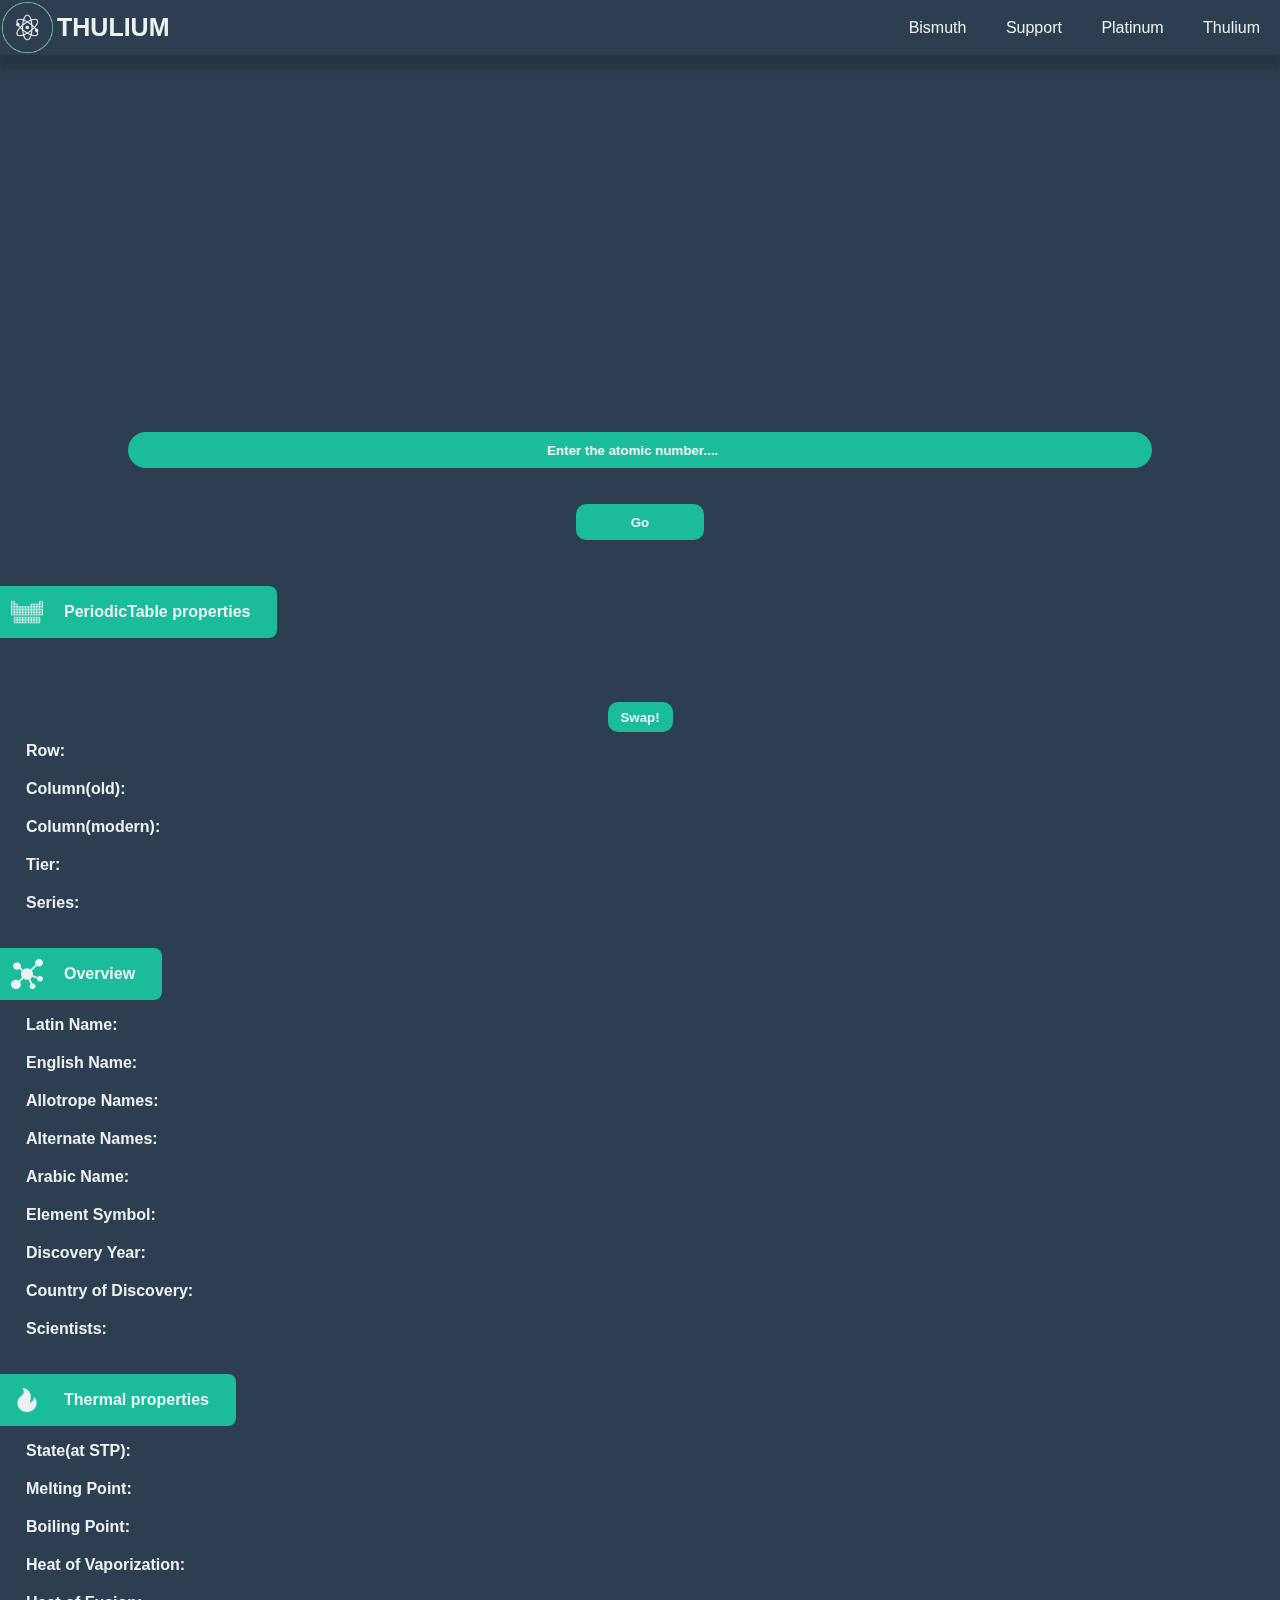
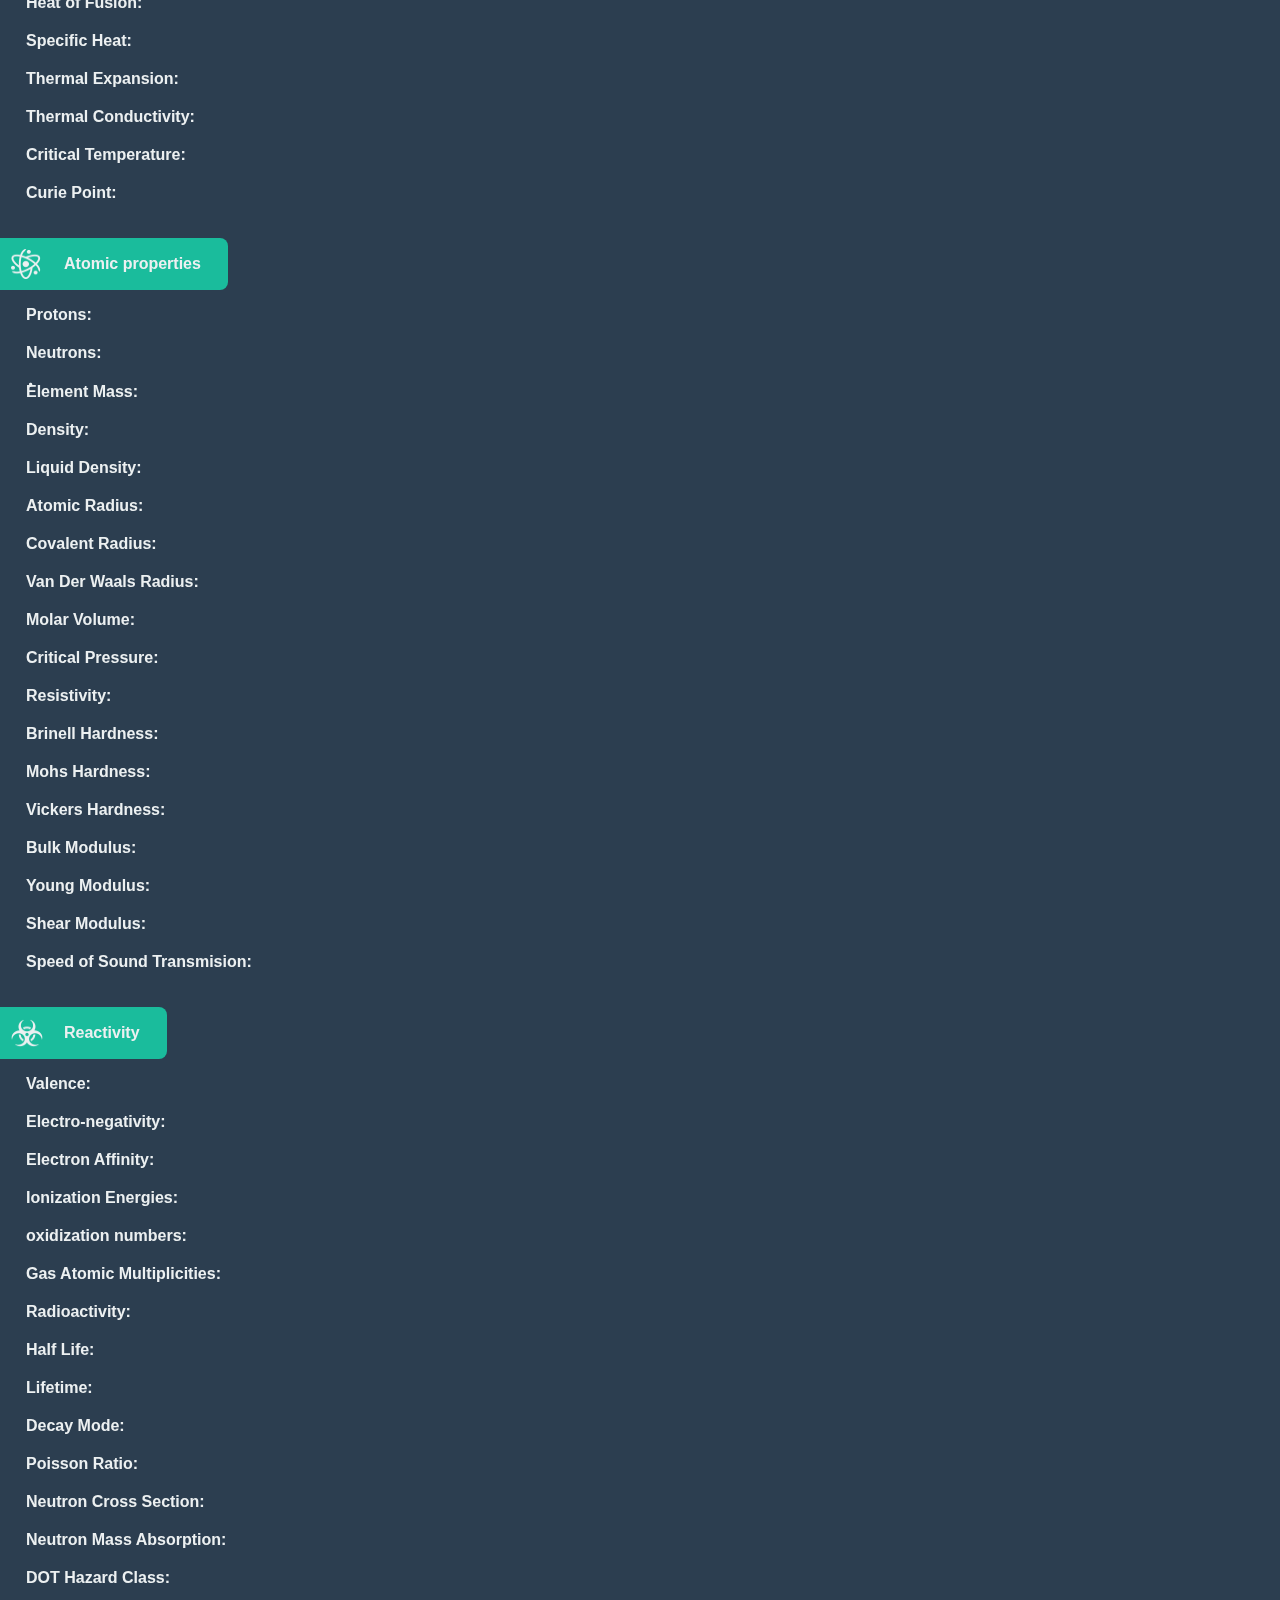
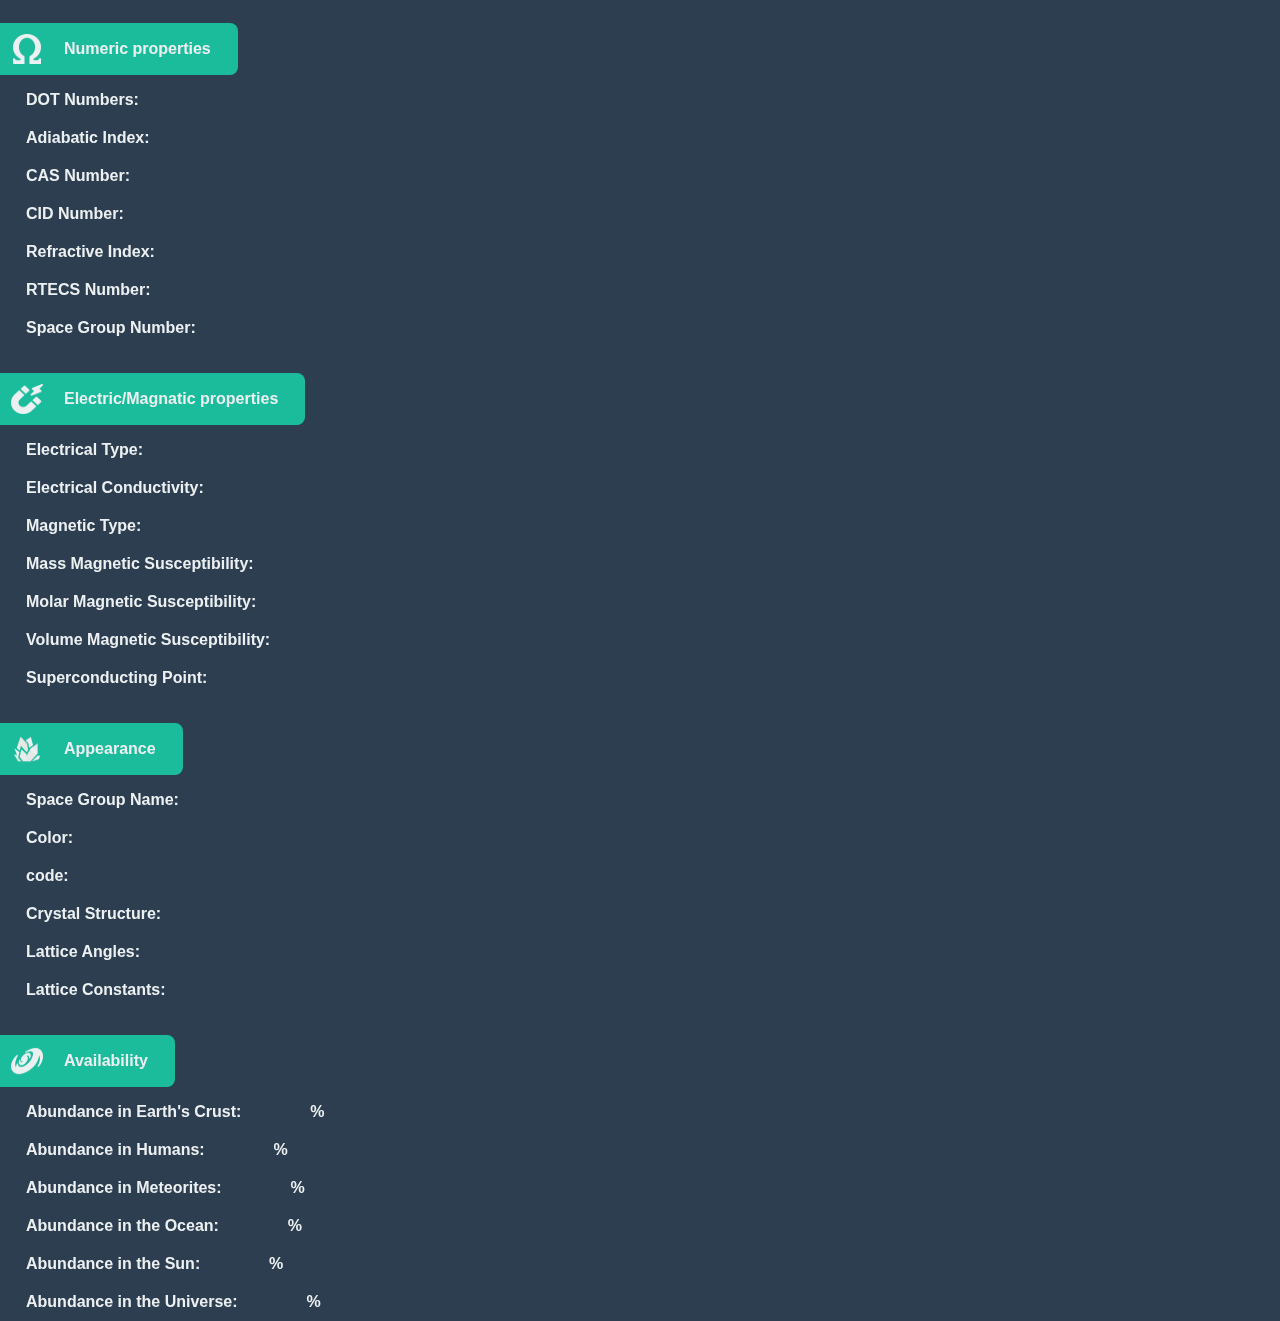
<file: element.html>
<!DOCTYPE html>
<html lang="en">
<head>
  <meta charset="UTF-8">
  <meta name="viewport" content="width=device-width, initial-scale=1.0">
  <link rel="icon" href="/images/icons/brandparent.png">
  <link rel="stylesheet" href="element.css">
  <title>Thulium</title>
</head>
<body>

  <div class="load"></div>

  <input type="checkbox" id="sidebar-active">
  <div class="nav-menu">
    <label for="sidebar-active">
      <img src="images/icons/close.png" alt="x" height="20" width="20">
    </label>
    <a href="quantam.html" class="pages-mb">Bismuth</a>
    <a href="#" class="pages-mb">Support</a>
    <a href="table.html" class="pages-mb">Platinum</a>
    <a href="#" class="pages-mb">Thulium</a>
  </div>
  <label for="sidebar-active" class="over-lay"></label>

  <div class="mainTitle">
      <a class="homing" href="index.html">
          <img src="images/icons/brandparent.png" alt="69" height="55">
          <p>THULIUM</p>
      </a>
    <div class="mb-nav">
      <label for="sidebar-active">
        <img src="images/icons/menu.png" alt="" height="30" width="30">
      </label>
    </div>
    <div class="pc-nav">
      <a href="quantam.html" class="pages">Bismuth</a>
      <a href="#" class="pages">Support</a>
      <a href="table.html" class="pages">Platinum</a>
      <a href="#" class="pages">Thulium</a>
    </div>
  </div>

  <div class="frist">
    <img src="images/icons/blank.png" alt="" class="mainImg">
    <input type="number" class="num-geter" id="electrons" placeholder="Enter the atomic number....">
    <p class="err" id="errDisplay"></p>
    <button class="go" id="eventHorizen">Go</button>
  </div>

  <div class="title">
    <img src="images/icons/table.png" alt="" class="imgIcon">
    <p class="titleText">PeriodicTable properties</p>
  </div>
  <div class="arranger">
    <p class="internal" id="guts">‎</p>
    <button class="swap" id="swap">Swap!</button>
    <p class="labelization">Row: <span class="sub-text" id="row"></span></p>
    <p class="labelization">Column(old): <span class="sub-text" id="oldCo"></span></p>
    <p class="labelization">Column(modern): <span class="sub-text" id="newCo"></span></p>
    <p class="labelization">Tier: <span class="sub-text" id="tier"></span></p>
    <p class="labelization">Series: <span class="sub-text" id="group"></span></p>
  </div>

  <div class="title">
    <img src="images/icons/molecule.png" alt="" class="imgIcon">
    <p class="titleText">Overview</p>
  </div>
  <div class="arranger">
  <p class="labelization">Latin Name: <span class="sub-text" id="prop0"></span></p>
  <p class="labelization">English Name: <span class="sub-text" id="prop1"></span></p>
  <p class="labelization">Allotrope Names: <span class="sub-text" id="prop2"></span></p>
  <p class="labelization">Alternate Names: <span class="sub-text" id="prop3"></span></p>
  <p class="labelization">Arabic Name: <span class="sub-text" id="prop4"></span></p>
  <p class="labelization">Element Symbol: <span class="sub-text" id="prop5"></span></p>
  <p class="labelization">Discovery Year: <span class="sub-text" id="prop6"></span></p>
  <p class="labelization">Country of Discovery: <span class="sub-text" id="prop7"></span></p>
  <p class="labelization">Scientists: <span class="sub-text" id="prop8"></span></p>
  </div>
  <div class="title">
    <img src="images/icons/flame.png" alt="" class="imgIcon">
    <p class="titleText">Thermal properties</p>
  </div>
  <div class="arranger">
    <p class="labelization">State(at STP): <span class="sub-text" id="state"></span></p>
    <p class="labelization">Melting Point: <span class="sub-text" id="prop9"></span></p>
    <p class="labelization">Boiling Point: <span class="sub-text" id="prop10"></span></p>
    <p class="labelization">Heat of Vaporization: <span class="sub-text" id="prop11"></span></p>
    <p class="labelization">Heat of Fusion: <span class="sub-text" id="prop12"></span></p>
    <p class="labelization">Specific Heat: <span class="sub-text" id="prop13"></span></p>
    <p class="labelization">Thermal Expansion: <span class="sub-text" id="prop14"></span></p>
    <p class="labelization">Thermal Conductivity: <span class="sub-text" id="prop15"></span></p>
    <p class="labelization">Critical Temperature: <span class="sub-text" id="prop16"></span></p>
    <p class="labelization">Curie Point: <span class="sub-text" id="prop17"></span></p>
  </div>
  <div class="title">
    <img src="images/icons/atom.png" alt="" class="imgIcon">
    <p class="titleText">Atomic properties</p>
  </div>
  <div class="arranger">
    <p class="labelization">Protons: <span class="sub-text" id="prop18"></span></p>
    <p class="labelization">Neutrons: <span class="sub-text" id="prop19"></span></p>
    <p class="labelization">ُElement Mass: <span class="sub-text" id="prop20"></span></p>
    <p class="labelization">Density: <span class="sub-text" id="prop21"></span></p>
    <p class="labelization">Liquid Density: <span class="sub-text" id="prop22"></span></p>
    <p class="labelization">Atomic Radius: <span class="sub-text" id="prop23"></span></p>
    <p class="labelization">Covalent Radius: <span class="sub-text" id="prop24"></span></p>
    <p class="labelization">Van Der Waals Radius: <span class="sub-text" id="prop25"></span></p>
    <p class="labelization">Molar Volume: <span class="sub-text" id="prop26"></span></p>
    <p class="labelization">Critical Pressure: <span class="sub-text" id="prop27"></span></p>
    <p class="labelization">Resistivity: <span class="sub-text" id="prop28"></span></p>
    <p class="labelization">Brinell Hardness: <span class="sub-text" id="prop29"></span></p>
    <p class="labelization">Mohs Hardness: <span class="sub-text" id="prop30"></span></p>
    <p class="labelization">Vickers Hardness: <span class="sub-text" id="prop31"></span></p>
    <p class="labelization">Bulk Modulus: <span class="sub-text" id="prop32"></span></p>
    <p class="labelization">Young Modulus: <span class="sub-text" id="prop33"></span></p>
    <p class="labelization">Shear Modulus: <span class="sub-text" id="prop34"></span></p>
    <p class="labelization">Speed of Sound Transmision: <span class="sub-text" id="prop35"></span></p>
  </div>
  <div class="title">
    <img src="images/icons/biohazard-sign.png" alt="" class="imgIcon">
    <p class="titleText">Reactivity</p>
  </div>
  <div class="arranger">
    <p class="labelization">Valence: <span class="sub-text" id="prop36"></span></p>
    <p class="labelization">Electro-negativity: <span class="sub-text" id="prop37"></span></p>
    <p class="labelization">Electron Affinity: <span class="sub-text" id="prop38"></span></p>
    <p class="labelization">Ionization Energies: <span class="sub-text" id="prop39"></span></p>
    <p class="labelization">oxidization numbers: <span class="sub-text" id="prop40"></span></p>
    <p class="labelization">Gas Atomic Multiplicities: <span class="sub-text" id="prop41"></span></p>
    <p class="labelization">Radioactivity: <span class="sub-text" id="prop42"></span></p>
    <p class="labelization">Half Life: <span class="sub-text" id="prop43"></span></p>
    <p class="labelization">Lifetime: <span class="sub-text" id="prop44"></span></p>
    <p class="labelization">Decay Mode: <span class="sub-text" id="prop45"></span></p>
    <p class="labelization">Poisson Ratio: <span class="sub-text" id="prop46"></span></p>
    <p class="labelization">Neutron Cross Section: <span class="sub-text" id="prop47"></span></p>
    <p class="labelization">Neutron Mass Absorption: <span class="sub-text" id="prop48"></span></p>
    <p class="labelization">DOT Hazard Class: <span class="sub-text" id="prop49"></span></p>
  </div>
  <div class="title">
    <img src="images/icons/omega.png" alt="" class="imgIcon">
    <p class="titleText">Numeric properties</p>
  </div>
  <div class="arranger">
    <p class="labelization">DOT Numbers: <span class="sub-text" id="prop50"></span></p>
    <p class="labelization">Adiabatic Index: <span class="sub-text" id="prop51"></span></p>
    <p class="labelization">CAS Number: <span class="sub-text" id="prop52"></span></p>
    <p class="labelization">CID Number: <span class="sub-text" id="prop53"></span></p>
    <p class="labelization">Refractive Index: <span class="sub-text" id="prop54"></span></p>
    <p class="labelization">RTECS Number: <span class="sub-text" id="prop55"></span></p>
    <p class="labelization">Space Group Number: <span class="sub-text" id="prop56"></span></p>
  </div>
  <div class="title">
    <img src="images/icons/electromagnet.png" alt="" class="imgIcon">
    <p class="titleText">Electric/Magnatic properties</p>
  </div>
  <div class="arranger">
    <p class="labelization">Electrical Type: <span class="sub-text" id="prop57"></span></p>
    <p class="labelization">Electrical Conductivity: <span class="sub-text" id="prop58"></span></p>
    <p class="labelization">Magnetic Type: <span class="sub-text" id="prop59"></span></p>
    <p class="labelization">Mass Magnetic Susceptibility: <span class="sub-text" id="prop60"></span></p>
    <p class="labelization">Molar Magnetic Susceptibility: <span class="sub-text" id="prop61"></span></p>
    <p class="labelization">Volume Magnetic Susceptibility: <span class="sub-text" id="prop62"></span></p>
    <p class="labelization">Superconducting Point: <span class="sub-text" id="prop63"></span></p>
  </div>
  <div class="title">
    <img src="images/icons/crystal.png" alt="" class="imgIcon">
    <p class="titleText">Appearance</p>
  </div>
  <div class="arranger">
    <p class="labelization">Space Group Name: <span class="sub-text" id="prop64"></span></p>
    <p class="labelization">Color: <span class="sub-text" id="prop65"></span></p>
    <p class="labelization">code: <span class="sub-text" id="prop66"></span></p>
    <p class="labelization">Crystal Structure: <span class="sub-text" id="prop67"></span></p>
    <p class="labelization">Lattice Angles: <span class="sub-text" id="prop68"></span></p>
    <p class="labelization">Lattice Constants: <span class="sub-text" id="prop69"></span></p>
  </div>
  <div class="title">
    <img src="images/icons/universe.png" alt="" class="imgIcon">
    <p class="titleText">Availability</p>
  </div>
  <div class="arranger">
    <p class="labelization">Abundance in Earth's Crust: <span class="sub-text" id="prop70"></span>%</p>
    <p class="labelization">Abundance in Humans: <span class="sub-text" id="prop71"></span>%</p>
    <p class="labelization">Abundance in Meteorites: <span class="sub-text" id="prop72"></span>%</p>
    <p class="labelization">Abundance in the Ocean: <span class="sub-text" id="prop73"></span>%</p>
    <p class="labelization">Abundance in the Sun: <span class="sub-text" id="prop74"></span>%</p>
    <p class="labelization">Abundance in the Universe: <span class="sub-text" id="prop75"></span>%</p>
  </div>
  <script src="element.js" type="module"></script>
  <script src="data.js"></script>
</body>
</html>
</file>
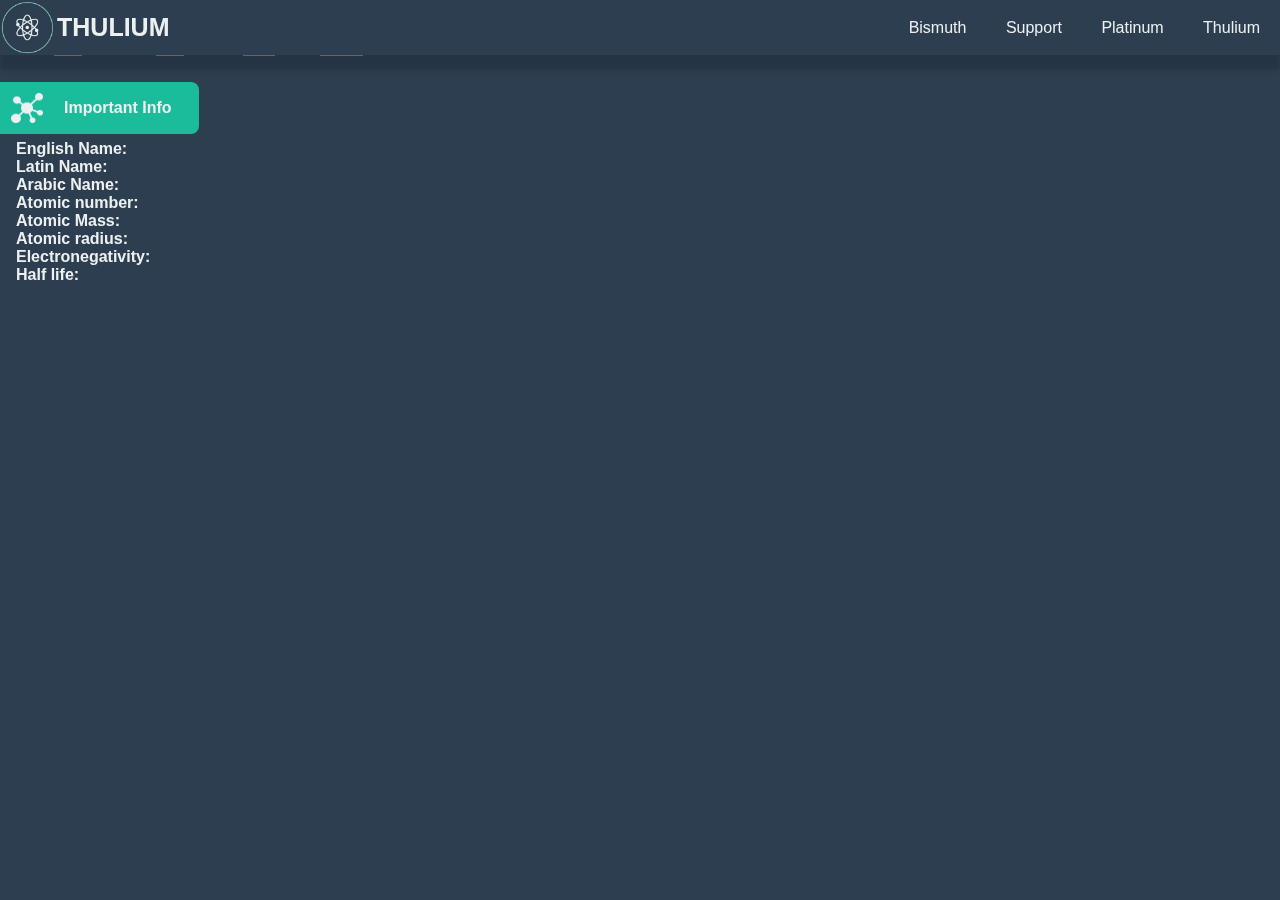
<file: quantam.html>
<!DOCTYPE html>
<html lang="en">
<head>
  <meta charset="UTF-8">
  <meta name="viewport" content="width=device-width, initial-scale=1.0">
  <link rel="icon" href="/images/icons/brandparent.png">
  <link rel="stylesheet" href="element.css">
  <title>Thulium</title>
</head>
<body>
  
  <div class="load"></div>

  <input type="checkbox" id="sidebar-active">
  <div class="nav-menu">
    <label for="sidebar-active">
      <img src="images/icons/close.png" alt="x" height="20" width="20">
    </label>
    <a href="#" class="pages-mb">Bismuth</a>
    <a href="#" class="pages-mb">Support</a>
    <a href="table.html" class="pages-mb">Platinum</a>
    <a href="element.html" class="pages-mb">Thulium</a>
  </div>
  <label for="sidebar-active" class="over-lay"></label>

  <div class="mainTitle">
      <a class="homing" href="index.html">
          <img src="images/icons/brandparent.png" alt="69" height="55">
          <p>THULIUM</p>
      </a>
    <div class="mb-nav">
      <label for="sidebar-active">
        <img src="images/icons/menu.png" alt="" height="30" width="30">
      </label>
    </div>
    <div class="pc-nav">
      <a href="#" class="pages">Bismuth</a>
      <a href="#" class="pages">Support</a>
      <a href="table.html" class="pages">Platinum</a>
      <a href="element.html" class="pages">Thulium</a>
    </div>
  </div>

  <div class="bismuth">
    <h2 class="text" id="show">‎</h2>
    <div class="quantam">
      <label for="n">period:</label>
      <select name="n" id="n">
        <option value="1">1</option>
        <option value="2">2</option>
        <option value="3">3</option>
        <option value="4">4</option>
        <option value="5">5</option>
        <option value="6">6</option>
        <option value="7">7</option>
      </select>

      <label for="l">subshell:</label>
      <select name="l" id="l">
        <option value="s">0</option>
        <option value="p">1</option>
        <option value="d">2</option>
        <option value="f">3</option>
      </select>

      <label for="m">orbital:</label>
      <select name="m" id="m">
        <option value="1">-3</option>
        <option value="2">-2</option>
        <option value="3">-1</option>
        <option value="4">0</option>
        <option value="5">1</option>
        <option value="6">2</option>
        <option value="7">3</option>
      </select>

      <label for="s">spin:</label>
      <select name="s" id="s">
        <option value="-1/2">-1/2</option>
        <option value="1/2">1/2</option>
      </select>
    </div>
    <div class="title" style="margin-right: auto;">
      <img src="images/icons/molecule.png" alt="" class="imgIcon">
      <p class="titleText">Important Info</p>
    </div>
    <div class="info">
      <p>English Name: <span></span></p>
      <p>Latin Name: <span></span></p>
      <p>Arabic Name: <span></span></p>
      <p>Atomic number: <span></span></p>
      <p>Atomic Mass: <span></span></p>
      <p>Atomic radius: <span></span></p>
      <p>Electronegativity: <span></span></p>
      <p>Half life: <span></span></p>
    </div>
  </div>
</body>
</html>
</file>
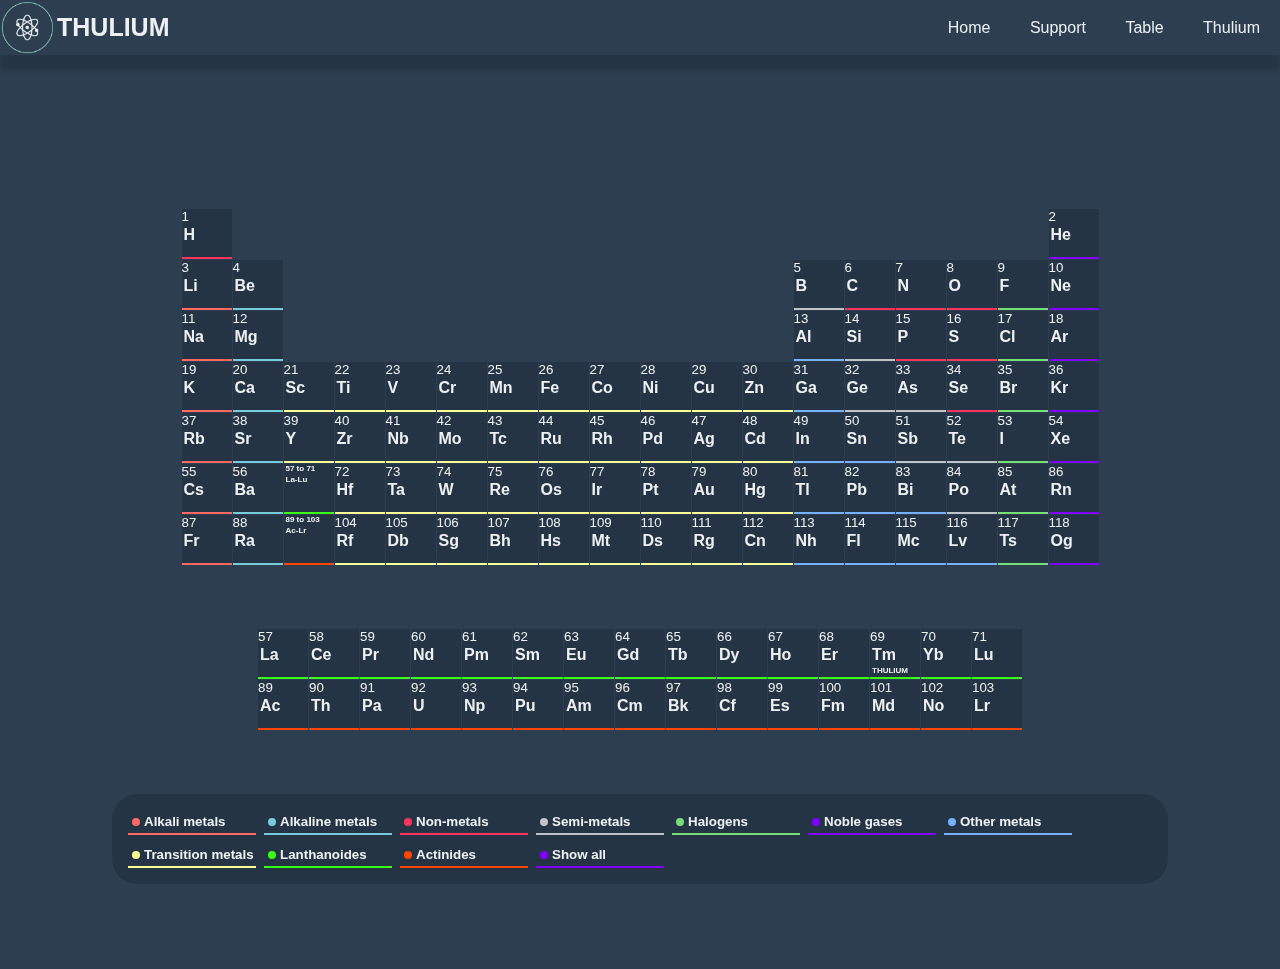
<file: table.html>
<!DOCTYPE html>
<html lang="en">
<head>
  <meta charset="UTF-8">
  <meta name="viewport" content="width=device-width, initial-scale=1.0">
  <link rel="icon" href="images/icons/brandparent.png">
  <link rel="stylesheet" href="element.css">
  <title>Thulium</title>
</head>
<body>
  <div class="load"></div>

  <input type="checkbox" id="sidebar-active">
  <div class="nav-menu">
    <label for="sidebar-active">
      <img src="images/icons/close.png" alt="x" height="20" width="20">
    </label>
    <a href="index.html" class="pages-mb">Home</a>
    <a href="#" class="pages-mb">Support</a>
    <a href="#" class="pages-mb">Table</a>
    <a href="element.html" class="pages-mb">Thulium</a>
  </div>
  <label for="sidebar-active" class="over-lay"></label>

  <div class="mainTitle">
      <a class="homing" href="#">
          <img src="images/icons/brandparent.png" alt="69" height="55">
          <p>THULIUM</p>
      </a>
    <div class="mb-nav">
      <label for="sidebar-active">
        <img src="images/icons/menu.png" alt="" height="30" width="30">
      </label>
    </div>
    <div class="pc-nav">
      <a href="index.html" class="pages">Home</a>
      <a href="#" class="pages">Support</a>
      <a href="#" class="pages">Table</a>
      <a href="element.html" class="pages">Thulium</a>
    </div>
  </div>

  <div class="table">
    <div class="table-top">
      <div class="s invs-grid">
        <div class="elemental non-metal"><sup>1</sup><p>H</p><p class="name" id="ele1"></p></div>
        <div></div>
        <div class="elemental alkali-metal"><sup>3</sup><p>Li</p><p class="name" id="ele3"></p></div>
        <div class="elemental alkaline-metal"><sup>4</sup><p>Be</p><p class="name" id="ele4"></p></div>
        <div class="elemental alkali-metal"><sup>11</sup><p>Na</p><p class="name" id="ele11"></p></div>
        <div class="elemental alkaline-metal"><sup>12</sup><p>Mg</p><p class="name" id="ele12"></p></div>
        <div class="elemental alkali-metal"><sup>19</sup><p>K</p><p class="name" id="ele319"></p></div>
        <div class="elemental alkaline-metal"><sup>20</sup><p>Ca</p><p class="name" id="ele20"></p></div>
        <div class="elemental alkali-metal"><sup>37</sup><p>Rb</p><p class="name" id="ele37"></p></div>
        <div class="elemental alkaline-metal"><sup>38</sup><p>Sr</p><p class="name" id="ele38"></p></div>
        <div class="elemental alkali-metal"><sup>55</sup><p>Cs</p><p class="name" id="ele55"></p></div>
        <div class="elemental alkaline-metal"><sup>56</sup><p>Ba</p><p class="name" id="ele56"></p></div>
        <div class="elemental alkali-metal"><sup>87</sup><p>Fr</p><p class="name" id="ele87"></p></div>
        <div class="elemental alkaline-metal"><sup>88</sup><p>Ra</p><p class="name" id="ele88"></p></div>
      </div>
  
      <div class="d invs-grid">
        <div class="elemental transition-metal"><sup>21</sup><p>Sc</p><p class="name" id="ele21"></p></div>
        <div class="elemental transition-metal"><sup>22</sup><p>Ti</p><p class="name" id="ele22"></p></div>
        <div class="elemental transition-metal"><sup>23</sup><p>V</p><p class="name" id="ele23"></p></div>
        <div class="elemental transition-metal"><sup>24</sup><p>Cr</p><p class="name" id="ele24"></p></div>
        <div class="elemental transition-metal"><sup>25</sup><p>Mn</p><p class="name" id="ele25"></p></div>
        <div class="elemental transition-metal"><sup>26</sup><p>Fe</p><p class="name" id="ele26"></p></div>
        <div class="elemental transition-metal"><sup>27</sup><p>Co</p><p class="name" id="ele27"></p></div>
        <div class="elemental transition-metal"><sup>28</sup><p>Ni</p><p class="name" id="ele28"></p></div>
        <div class="elemental transition-metal"><sup>29</sup><p>Cu</p><p class="name" id="ele29"></p></div>
        <div class="elemental transition-metal"><sup>30</sup><p>Zn</p><p class="name" id="ele30"></p></div>
        <div class="elemental transition-metal"><sup>39</sup><p>Y</p><p class="name" id="ele39"></p></div>
        <div class="elemental transition-metal"><sup>40</sup><p>Zr</p><p class="name" id="ele40"></p></div>
        <div class="elemental transition-metal"><sup>41</sup><p>Nb</p><p class="name" id="ele41"></p></div>
        <div class="elemental transition-metal"><sup>42</sup><p>Mo</p><p class="name" id="ele42"></p></div>
        <div class="elemental transition-metal"><sup>43</sup><p>Tc</p><p class="name" id="ele43"></p></div>
        <div class="elemental transition-metal"><sup>44</sup><p>Ru</p><p class="name" id="ele44"></p></div>
        <div class="elemental transition-metal"><sup>45</sup><p>Rh</p><p class="name" id="ele45"></p></div>
        <div class="elemental transition-metal"><sup>46</sup><p>Pd</p><p class="name" id="ele46"></p></div>
        <div class="elemental transition-metal"><sup>47</sup><p>Ag</p><p class="name" id="ele47"></p></div>
        <div class="elemental transition-metal"><sup>48</sup><p>Cd</p><p class="name" id="ele48"></p></div>
        <div class="elemental lanthanoide"><p class="name">57 to 71</p><p class="name">La-Lu</p></div>
        <div class="elemental transition-metal"><sup>72</sup><p>Hf</p><p class="name" id="ele72"></p></div>
        <div class="elemental transition-metal"><sup>73</sup><p>Ta</p><p class="name" id="ele73"></p></div>
        <div class="elemental transition-metal"><sup>74</sup><p>W</p><p class="name" id="ele74"></p></div>
        <div class="elemental transition-metal"><sup>75</sup><p>Re</p><p class="name" id="ele75"></p></div>
        <div class="elemental transition-metal"><sup>76</sup><p>Os</p><p class="name" id="ele76"></p></div>
        <div class="elemental transition-metal"><sup>77</sup><p>Ir</p><p class="name" id="ele77"></p></div>
        <div class="elemental transition-metal"><sup>78</sup><p>Pt</p><p class="name" id="ele78"></p></div>
        <div class="elemental transition-metal"><sup>79</sup><p>Au</p><p class="name" id="ele79"></p></div>
        <div class="elemental transition-metal"><sup>80</sup><p>Hg</p><p class="name" id="ele80"></p></div>
        <div class="elemental actinide"><p class="name">89 to 103</p><p class="name">Ac-Lr</p></div>
        <div class="elemental transition-metal"><sup>104</sup><p>Rf</p><p class="name" id="ele104"></p></div>
        <div class="elemental transition-metal"><sup>105</sup><p>Db</p><p class="name" id="ele105"></p></div>
        <div class="elemental transition-metal"><sup>106</sup><p>Sg</p><p class="name" id="ele106"></p></div>
        <div class="elemental transition-metal"><sup>107</sup><p>Bh</p><p class="name" id="ele107"></p></div>
        <div class="elemental transition-metal"><sup>108</sup><p>Hs</p><p class="name" id="ele108"></p></div>
        <div class="elemental transition-metal"><sup>109</sup><p>Mt</p><p class="name" id="ele109"></p></div>
        <div class="elemental transition-metal"><sup>110</sup><p>Ds</p><p class="name" id="ele110"></p></div>
        <div class="elemental transition-metal"><sup>111</sup><p>Rg</p><p class="name" id="ele111"></p></div>
        <div class="elemental transition-metal"><sup>112</sup><p>Cn</p><p class="name" id="ele112"></p></div>
      </div>
  
      <div class="p invs-grid">
        <div></div>
        <div></div>
        <div></div>
        <div></div>
        <div></div>
        <div class="elemental noble-gas"><sup>2</sup><p>He</p><p class="name" id="ele2"></p></div>
        <div class="elemental semi-metal"><sup>5</sup><p>B</p><p class="name" id="ele5"></p></div>
        <div class="elemental non-metal"><sup>6</sup><p>C</p><p class="name" id="ele6"></p></div>
        <div class="elemental non-metal"><sup>7</sup><p>N</p><p class="name" id="ele7"></p></div>
        <div class="elemental non-metal"><sup>8</sup><p>O</p><p class="name" id="ele8"></p></div>
        <div class="elemental halogen"><sup>9</sup><p>F</p><p class="name" id="ele9"></p></div>
        <div class="elemental noble-gas"><sup>10</sup><p>Ne</p><p class="name" id="ele10"></p></div>
        <div class="elemental other-metal"><sup>13</sup><p>Al</p><p class="name" id="ele13"></p></div>
        <div class="elemental semi-metal"><sup>14</sup><p>Si</p><p class="name" id="ele14"></p></div>
        <div class="elemental non-metal"><sup>15</sup><p>P</p><p class="name" id="ele15"></p></div>
        <div class="elemental non-metal"><sup>16</sup><p>S</p><p class="name" id="ele16"></p></div>
        <div class="elemental halogen"><sup>17</sup><p>Cl</p><p class="name" id="ele17"></p></div>
        <div class="elemental noble-gas"><sup>18</sup><p>Ar</p><p class="name" id="ele18"></p></div>
        <div class="elemental other-metal"><sup>31</sup><p>Ga</p><p class="name" id="ele31"></p></div>
        <div class="elemental semi-metal"><sup>32</sup><p>Ge</p><p class="name" id="ele32"></p></div>
        <div class="elemental semi-metal"><sup>33</sup><p>As</p><p class="name" id="ele33"></p></div>
        <div class="elemental non-metal"><sup>34</sup><p>Se</p><p class="name" id="ele34"></p></div>
        <div class="elemental halogen"><sup>35</sup><p>Br</p><p class="name" id="ele35"></p></div>
        <div class="elemental noble-gas"><sup>36</sup><p>Kr</p><p class="name" id="ele36"></p></div>
        <div class="elemental other-metal"><sup>49</sup><p>In</p><p class="name" id="ele49"></p></div>
        <div class="elemental other-metal"><sup>50</sup><p>Sn</p><p class="name" id="ele50"></p></div>
        <div class="elemental semi-metal"><sup>51</sup><p>Sb</p><p class="name" id="ele51"></p></div>
        <div class="elemental semi-metal"><sup>52</sup><p>Te</p><p class="name" id="ele52"></p></div>
        <div class="elemental halogen"><sup>53</sup><p>I</p><p class="name" id="ele53"></p></div>
        <div class="elemental noble-gas"><sup>54</sup><p>Xe</p><p class="name" id="ele54"></p></div>
        <div class="elemental other-metal"><sup>81</sup><p>Tl</p><p class="name" id="ele81"></p></div>
        <div class="elemental other-metal"><sup>82</sup><p>Pb</p><p class="name" id="ele82"></p></div>
        <div class="elemental other-metal"><sup>83</sup><p>Bi</p><p class="name" id="ele83"></p></div>
        <div class="elemental semi-metal"><sup>84</sup><p>Po</p><p class="name" id="ele84"></p></div>
        <div class="elemental halogen"><sup>85</sup><p>At</p><p class="name" id="ele85"></p></div>
        <div class="elemental noble-gas"><sup>86</sup><p>Rn</p><p class="name" id="ele86"></p></div>
        <div class="elemental other-metal"><sup>113</sup><p>Nh</p><p class="name" id="ele113"></p></div>
        <div class="elemental other-metal"><sup>114</sup><p>Fl</p><p class="name" id="ele114"></p></div>
        <div class="elemental other-metal"><sup>115</sup><p>Mc</p><p class="name" id="ele115"></p></div>
        <div class="elemental other-metal"><sup>116</sup><p>Lv</p><p class="name" id="ele116"></p></div>
        <div class="elemental halogen"><sup>117</sup><p>Ts</p><p class="name" id="ele117"></p></div>
        <div class="elemental noble-gas"><sup>118</sup><p>Og</p><p class="name" id="ele118"></p></div>
      </div>
    </div>
    <div class="f invs-grid">
      <div class="elemental lanthanoide"><sup>57</sup><p>La</p><p class="name" id="ele57"></p></div>
      <div class="elemental lanthanoide"><sup>58</sup><p>Ce</p><p class="name" id="ele58"></p></div>
      <div class="elemental lanthanoide"><sup>59</sup><p>Pr</p><p class="name" id="ele59"></p></div>
      <div class="elemental lanthanoide"><sup>60</sup><p>Nd</p><p class="name" id="ele60"></p></div>
      <div class="elemental lanthanoide"><sup>61</sup><p>Pm</p><p class="name" id="ele61"></p></div>
      <div class="elemental lanthanoide"><sup>62</sup><p>Sm</p><p class="name" id="ele62"></p></div>
      <div class="elemental lanthanoide"><sup>63</sup><p>Eu</p><p class="name" id="ele63"></p></div>
      <div class="elemental lanthanoide"><sup>64</sup><p>Gd</p><p class="name" id="ele64"></p></div>
      <div class="elemental lanthanoide"><sup>65</sup><p>Tb</p><p class="name" id="ele65"></p></div>
      <div class="elemental lanthanoide"><sup>66</sup><p>Dy</p><p class="name" id="ele66"></p></div>
      <div class="elemental lanthanoide"><sup>67</sup><p>Ho</p><p class="name" id="ele67"></p></div>
      <div class="elemental lanthanoide"><sup>68</sup><p>Er</p><p class="name" id="ele68"></p></div>
      <div class="elemental lanthanoide"><sup>69</sup><p>Tm</p><p class="name" id="ele69">THULIUM</p></div>
      <div class="elemental lanthanoide"><sup>70</sup><p>Yb</p><p class="name" id="ele70"></p></div>
      <div class="elemental lanthanoide"><sup>71</sup><p>Lu</p><p class="name" id="ele71"></p></div>
      <div class="elemental actinide"><sup>89</sup><p>Ac</p><p class="name" id="ele89"></p></div>
      <div class="elemental actinide"><sup>90</sup><p>Th</p><p class="name" id="ele90"></p></div>
      <div class="elemental actinide"><sup>91</sup><p>Pa</p><p class="name" id="ele91"></p></div>
      <div class="elemental actinide"><sup>92</sup><p>U</p><p class="name" id="ele92"></p></div>
      <div class="elemental actinide"><sup>93</sup><p>Np</p><p class="name" id="ele93"></p></div>
      <div class="elemental actinide"><sup>94</sup><p>Pu</p><p class="name" id="ele94"></p></div>
      <div class="elemental actinide"><sup>95</sup><p>Am</p><p class="name" id="ele95"></p></div>
      <div class="elemental actinide"><sup>96</sup><p>Cm</p><p class="name" id="ele96"></p></div>
      <div class="elemental actinide"><sup>97</sup><p>Bk</p><p class="name" id="ele97"></p></div>
      <div class="elemental actinide"><sup>98</sup><p>Cf</p><p class="name" id="ele98"></p></div>
      <div class="elemental actinide"><sup>99</sup><p>Es</p><p class="name" id="ele99"></p></div>
      <div class="elemental actinide"><sup>100</sup><p>Fm</p><p class="name" id="ele100"></p></div>
      <div class="elemental actinide"><sup>101</sup><p>Md</p><p class="name" id="ele101"></p></div>
      <div class="elemental actinide"><sup>102</sup><p>No</p><p class="name" id="ele102"></p></div>
      <div class="elemental actinide"><sup>103</sup><p>Lr</p><p class="name" id="ele103"></p></div>
    </div>
    <div class="select">
      <button class="series alka" id="alkalis">Alkali metals</button>
      <button class="series alkal" id="alkalines">Alkaline metals</button>
      <button class="series non" id="nonMs">Non-metals</button>
      <button class="series semi" id="semiMs">Semi-metals</button>
      <button class="series halo" id="halogens">Halogens</button>
      <button class="series noble" id="nobleGs">Noble gases</button>
      <button class="series other" id="others">Other metals</button>
      <button class="series transition" id="transitionMs">Transition metals</button>
      <button class="series lanth" id="lanthanoides">Lanthanoides</button>
      <button class="series acti" id="actinides">Actinides</button>
      <button class="series noble" id="showAll">Show all</button>
    </div>
  </div>
  <script src="spot-light-series.js"></script>
</body>
</html>
</file>
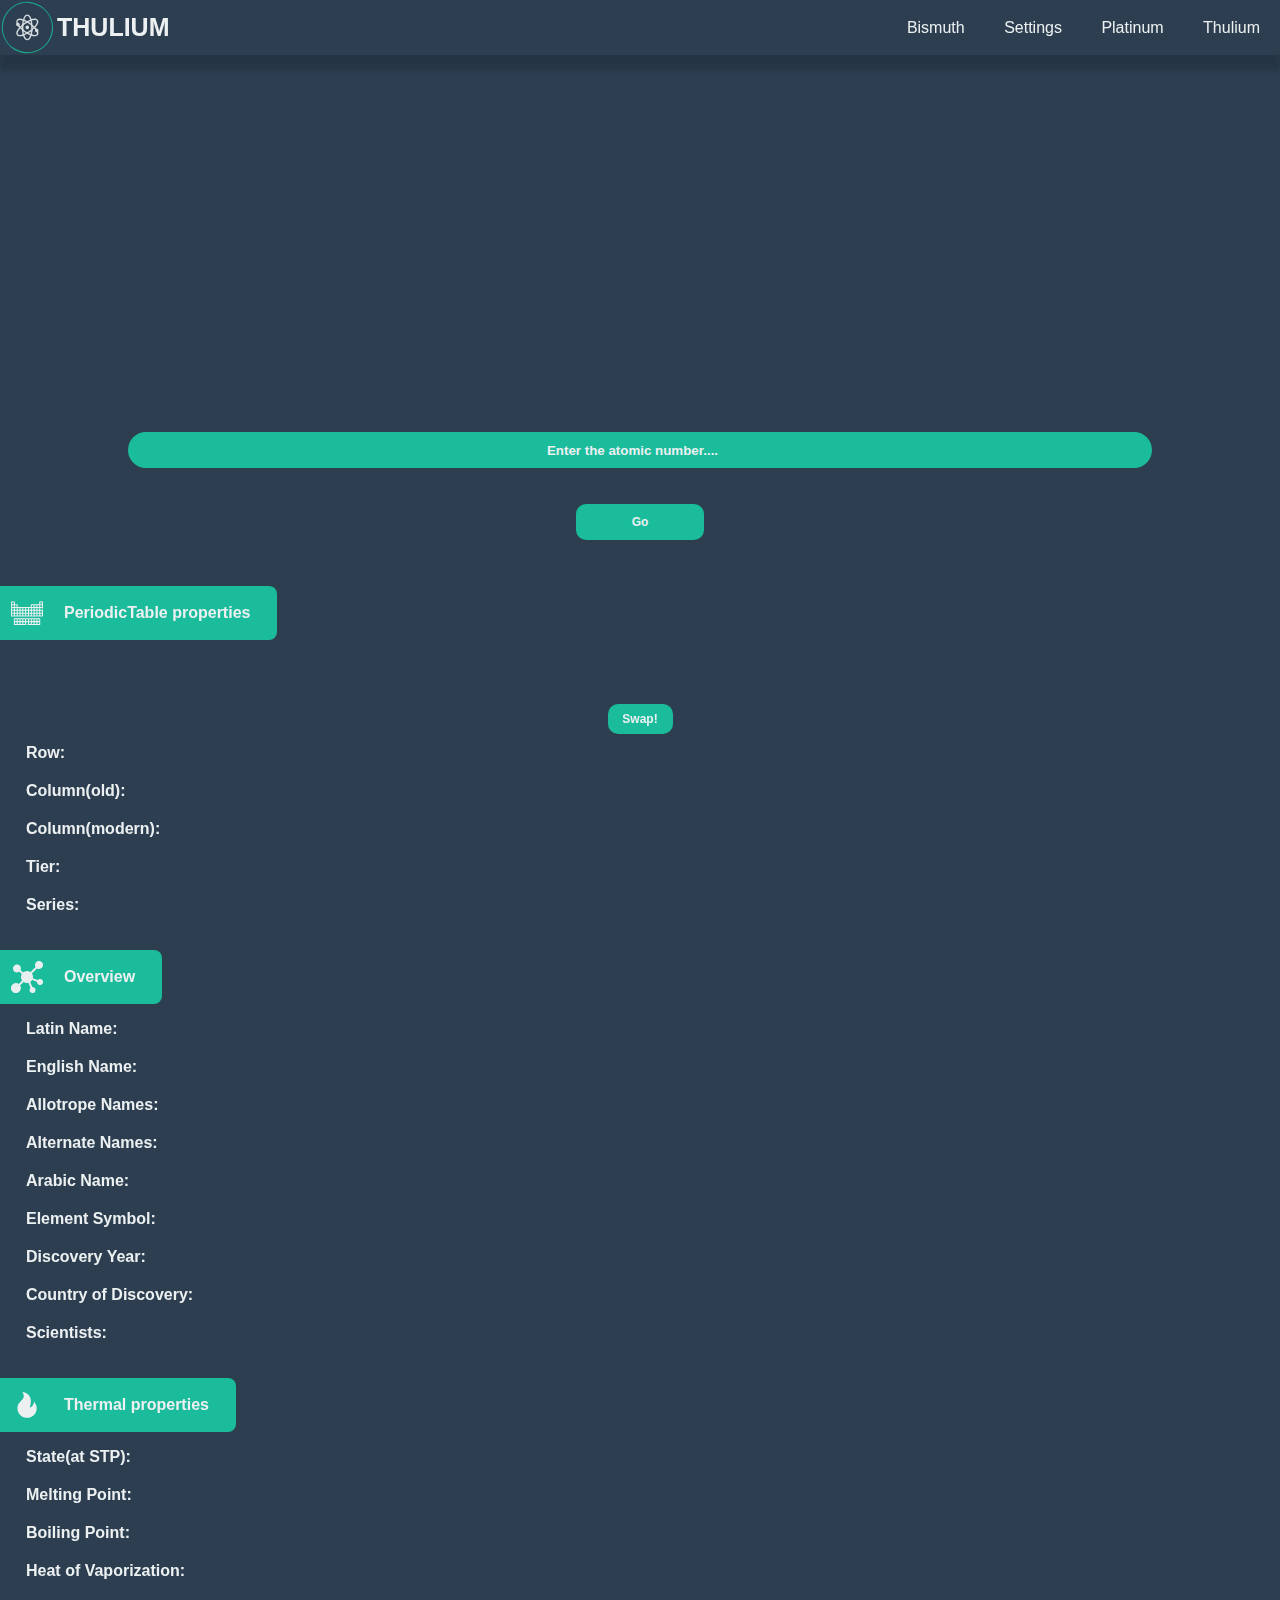
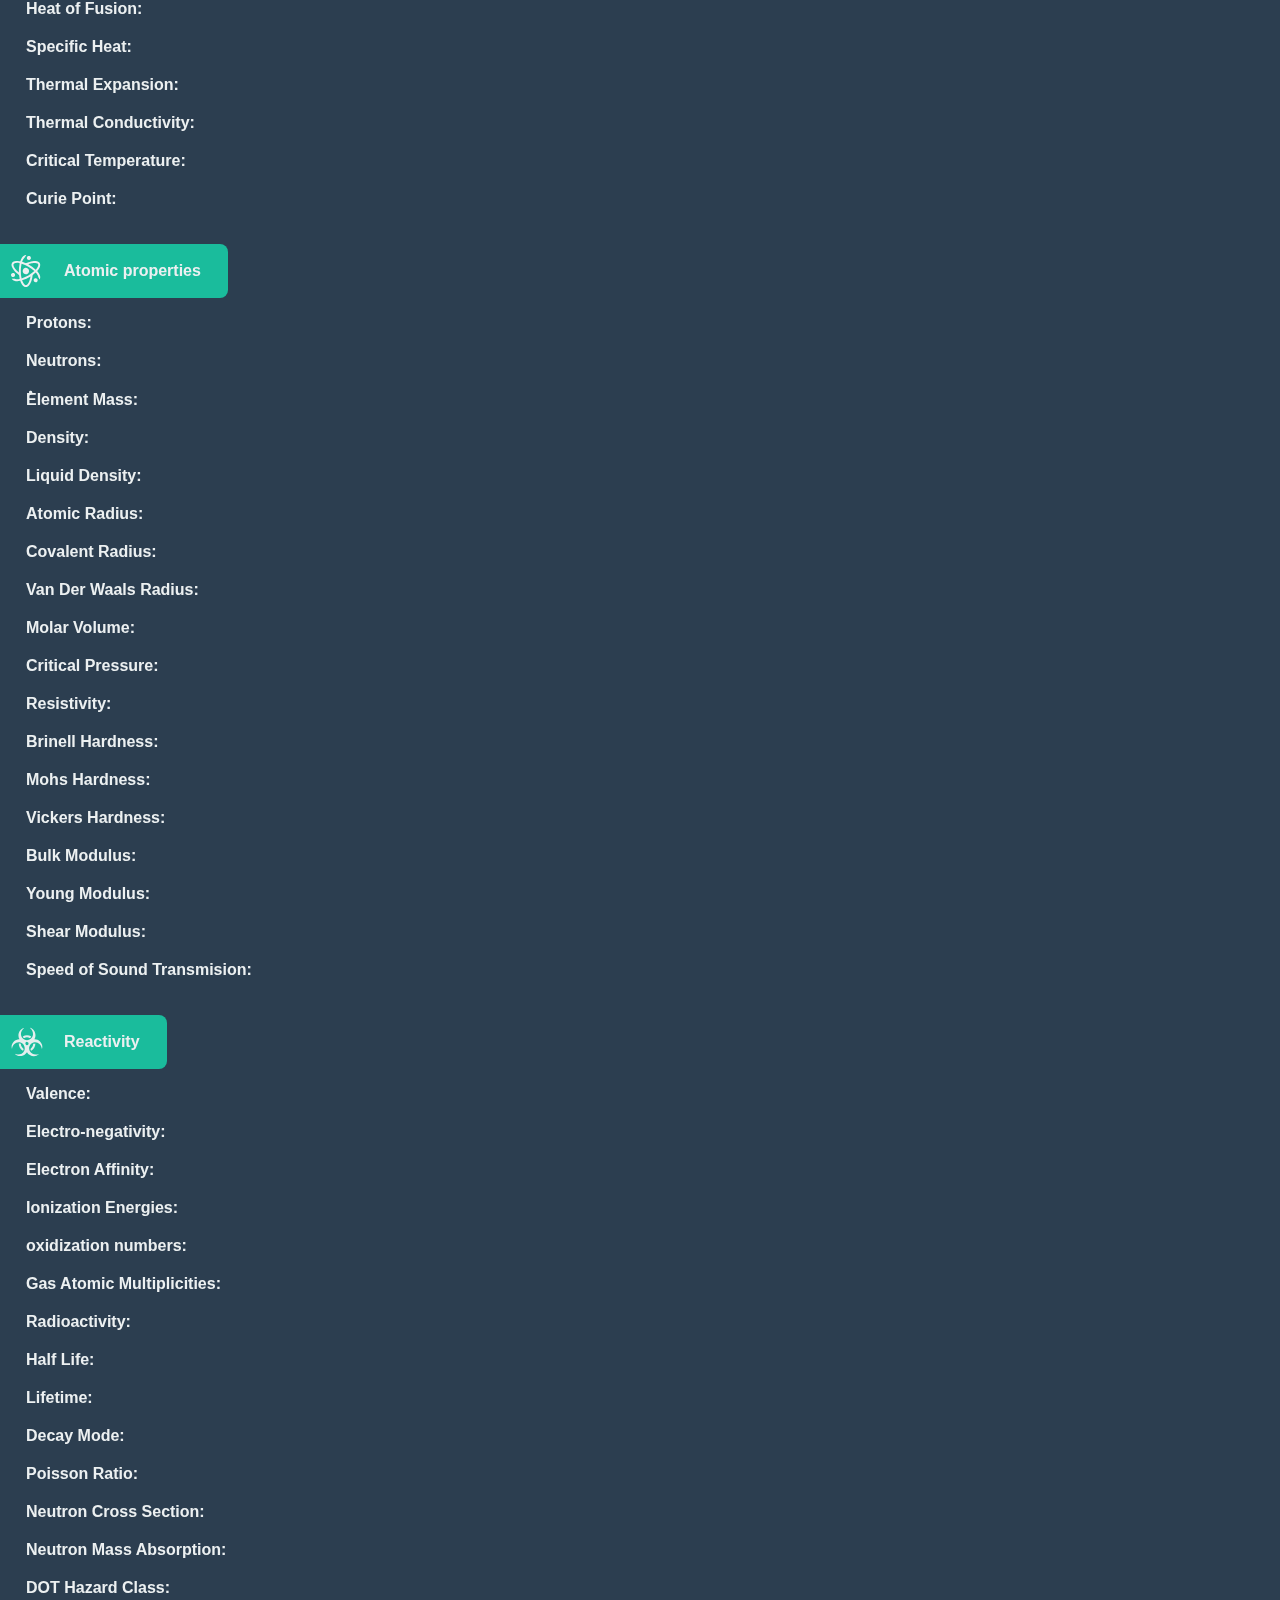
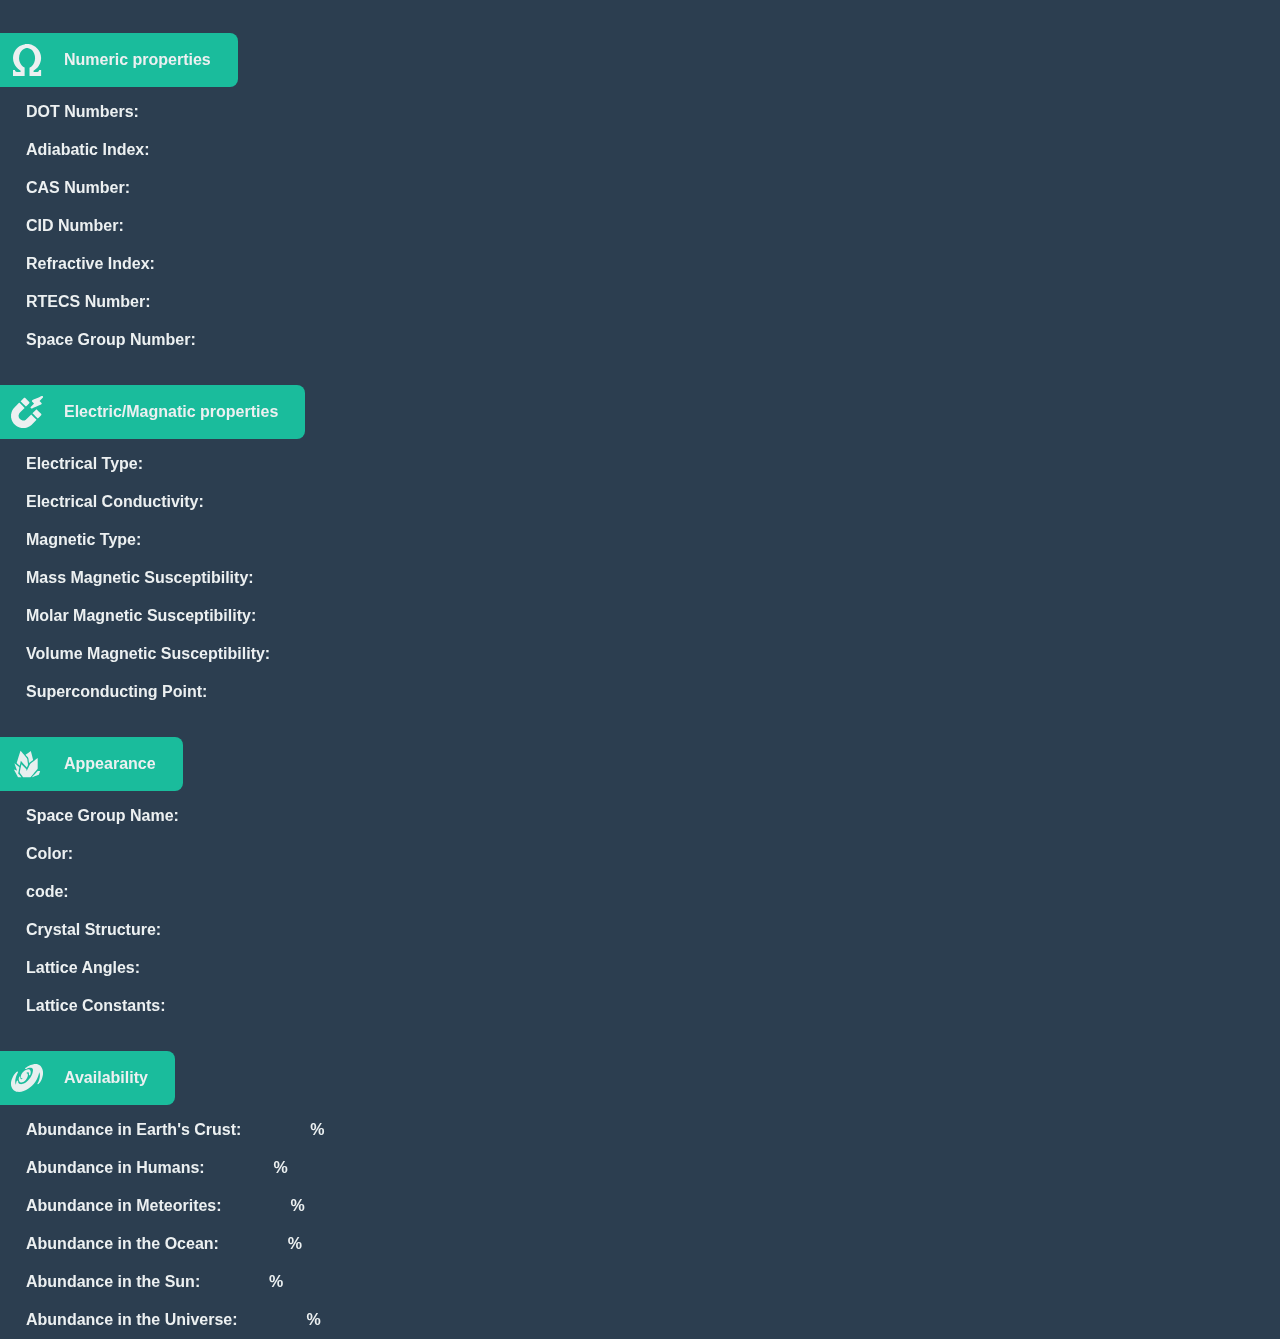
<file: pages/element.html>
<!DOCTYPE html>
<html lang="en">
<head>
  <meta charset="UTF-8">
  <meta name="viewport" content="width=device-width, initial-scale=1.0">
  <link rel="icon" href="../images/icons/brandparent.png">
  <link rel="stylesheet" href="../CSS/main-styles.css">
  <link rel="stylesheet" href="../CSS/element.css">
  <title>Thulium</title>
</head>
<body>

  <div class="load"></div>

  <input type="checkbox" id="sidebar-active">
  <div class="nav-menu">
    <label for="sidebar-active">
      <svg xmlns="http://www.w3.org/2000/svg" xmlns:v="https://svgstorm.com" viewBox="0 0 512 512" width="20" height="20">
        <g fill="None" fill-opacity="0.0" stroke="var(--text-prime)" stroke-opacity="0.02" stroke-width="0.3"><path d=" M 0.00 17.00  C 3.72 10.03 10.12 3.72 17.00 0.00 L 0.00 0.00 L 0.00 17.00 Z"/>
        </g>
        <g fill="None" fill-opacity="0.0" stroke="var(--text-prime)" stroke-opacity="0.96" stroke-width="0.3"><path d=" M 0.00 17.00  L 0.00 35.00 C 30.23 75.53 72.76 107.73 107.75 145.25 C 142.75 182.76 180.44 218.04 217.00 254.00 C 148.83 330.44 69.37 400.93 0.00 476.00 L 0.00 495.00 C 3.72 501.97 10.12 508.28 17.00 512.00 L 35.00 512.00 C 111.62 445.58 180.60 367.33 254.00 296.00 C 331.13 362.86 399.77 444.90 476.00 512.00 L 495.00 512.00 C 501.78 508.63 507.82 502.21 512.00 496.00 L 512.00 477.00 C 445.58 400.38 367.32 331.40 296.00 258.00 C 362.91 180.86 444.71 112.34 512.00 36.00 L 512.00 16.00 C 507.80 9.69 501.69 3.37 495.00 0.00 L 477.00 0.00 C 400.56 66.48 331.48 144.77 258.00 216.00 C 180.86 149.09 112.34 67.29 36.00 0.00 L 17.00 0.00 C 10.12 3.72 3.72 10.03 0.00 17.00 Z"/>
        </g>
        <g fill="None" fill-opacity="0.0" stroke="var(--text-prime)" stroke-opacity="0.00" stroke-width="0.3"><path d=" M 477.00 0.00  L 36.00 0.00 C 112.34 67.29 180.86 149.09 258.00 216.00 C 331.48 144.77 400.56 66.48 477.00 0.00 Z"/>
        </g>
        <g fill="None" fill-opacity="0.0" stroke="var(--text-prime)" stroke-opacity="0.02" stroke-width="0.3"><path d=" M 512.00 16.00  L 512.00 0.00 L 495.00 0.00 C 501.69 3.37 507.80 9.69 512.00 16.00 Z"/>
        </g>
        <g fill="None" fill-opacity="0.0" stroke="var(--text-prime)" stroke-opacity="0.00" stroke-width="0.3"><path d=" M 0.00 476.00  C 69.37 400.93 148.83 330.44 217.00 254.00 C 180.44 218.04 142.75 182.76 107.75 145.25 C 72.76 107.73 30.23 75.53 0.00 35.00 L 0.00 476.00 Z"/>
        </g>
        <g fill="None" fill-opacity="0.0" stroke="var(--text-prime)" stroke-opacity="0.00" stroke-width="0.3"><path d=" M 512.00 477.00  L 512.00 36.00 C 444.71 112.34 362.91 180.86 296.00 258.00 C 367.32 331.40 445.58 400.38 512.00 477.00 Z"/>
        </g>
        <g fill="None" fill-opacity="0.0" stroke="var(--text-prime)" stroke-opacity="0.00" stroke-width="0.3"><path d=" M 35.00 512.00  L 476.00 512.00 C 399.77 444.90 331.13 362.86 254.00 296.00 C 180.60 367.33 111.62 445.58 35.00 512.00 Z"/>
        </g>
        <g fill="None" fill-opacity="0.0" stroke="var(--text-prime)" stroke-opacity="0.02" stroke-width="0.3"><path d=" M 0.00 512.00  L 17.00 512.00 C 10.12 508.28 3.72 501.97 0.00 495.00 L 0.00 512.00 Z"/>
        </g>
        <g fill="None" fill-opacity="0.0" stroke="var(--text-prime)" stroke-opacity="0.02" stroke-width="0.3"><path d=" M 495.00 512.00  L 512.00 512.00 L 512.00 496.00 C 507.82 502.21 501.78 508.63 495.00 512.00 Z"/>
        </g>
        <g fill="var(--text-prime)" fill-opacity="0.02" stroke="None">
        <path d=" M 0.00 17.00  C 3.72 10.03 10.12 3.72 17.00 0.00 L 0.00 0.00 L 0.00 17.00 Z"/>
        </g>
        <g fill="var(--text-prime)" fill-opacity="0.96" stroke="None">
        <path d=" M 0.00 17.00  L 0.00 35.00 C 30.23 75.53 72.76 107.73 107.75 145.25 C 142.75 182.76 180.44 218.04 217.00 254.00 C 148.83 330.44 69.37 400.93 0.00 476.00 L 0.00 495.00 C 3.72 501.97 10.12 508.28 17.00 512.00 L 35.00 512.00 C 111.62 445.58 180.60 367.33 254.00 296.00 C 331.13 362.86 399.77 444.90 476.00 512.00 L 495.00 512.00 C 501.78 508.63 507.82 502.21 512.00 496.00 L 512.00 477.00 C 445.58 400.38 367.32 331.40 296.00 258.00 C 362.91 180.86 444.71 112.34 512.00 36.00 L 512.00 16.00 C 507.80 9.69 501.69 3.37 495.00 0.00 L 477.00 0.00 C 400.56 66.48 331.48 144.77 258.00 216.00 C 180.86 149.09 112.34 67.29 36.00 0.00 L 17.00 0.00 C 10.12 3.72 3.72 10.03 0.00 17.00 Z"/>
        </g>
        <g fill="var(--text-prime)" fill-opacity="0.00" stroke="None">
        <path d=" M 477.00 0.00  L 36.00 0.00 C 112.34 67.29 180.86 149.09 258.00 216.00 C 331.48 144.77 400.56 66.48 477.00 0.00 Z"/>
        </g>
        <g fill="var(--text-prime)" fill-opacity="0.02" stroke="None">
        <path d=" M 512.00 16.00  L 512.00 0.00 L 495.00 0.00 C 501.69 3.37 507.80 9.69 512.00 16.00 Z"/>
        </g>
        <g fill="var(--text-prime)" fill-opacity="0.00" stroke="None">
        <path d=" M 0.00 476.00  C 69.37 400.93 148.83 330.44 217.00 254.00 C 180.44 218.04 142.75 182.76 107.75 145.25 C 72.76 107.73 30.23 75.53 0.00 35.00 L 0.00 476.00 Z"/>
        </g>
        <g fill="var(--text-prime)" fill-opacity="0.00" stroke="None">
        <path d=" M 512.00 477.00  L 512.00 36.00 C 444.71 112.34 362.91 180.86 296.00 258.00 C 367.32 331.40 445.58 400.38 512.00 477.00 Z"/>
        </g>
        <g fill="var(--text-prime)" fill-opacity="0.00" stroke="None">
        <path d=" M 35.00 512.00  L 476.00 512.00 C 399.77 444.90 331.13 362.86 254.00 296.00 C 180.60 367.33 111.62 445.58 35.00 512.00 Z"/>
        </g>
        <g fill="var(--text-prime)" fill-opacity="0.02" stroke="None">
        <path d=" M 0.00 512.00  L 17.00 512.00 C 10.12 508.28 3.72 501.97 0.00 495.00 L 0.00 512.00 Z"/>
        </g>
        <g fill="var(--text-prime)" fill-opacity="0.02" stroke="None">
        <path d=" M 495.00 512.00  L 512.00 512.00 L 512.00 496.00 C 507.82 502.21 501.78 508.63 495.00 512.00 Z"/>
        </g>
      </svg>
    </label>
    <a href="quantam.html" class="pages-mb">Bismuth</a>
    <a href="settings.html" class="pages-mb">Settings</a>
    <a href="table.html" class="pages-mb">Platinum</a>
    <a href="#" class="pages-mb">Thulium</a>
  </div>
  <label for="sidebar-active" class="over-lay"></label>

  <div class="mainTitle">
      <a class="homing" href="../index.html">
          <svg xmlns="http://www.w3.org/2000/svg" xmlns:v="https://svgstorm.com" viewBox="0 0 340 340">
            <g fill="None" fill-opacity="0.0" stroke="var(--frist-color)" stroke-opacity="0.00" stroke-width="0.3"><path d=" M 0.00 340.00  L 340.00 340.00 L 340.00 0.00 L 0.00 0.00 L 0.00 340.00 M 180.00 12.00  C 264.87 20.21 334.12 94.41 328.00 182.00 C 321.88 269.59 243.22 334.10 157.00 329.00 C 70.78 323.90 5.70 242.42 11.33 159.33 C 16.96 76.24 94.04 3.68 180.00 12.00 Z"/>
            </g>
            <g fill="None" fill-opacity="0.0" stroke="var(--frist-color)" stroke-opacity="0.81" stroke-width="0.3"><path d=" M 180.00 12.00  C 94.04 3.68 16.96 76.24 11.33 159.33 C 5.70 242.42 70.78 323.90 157.00 329.00 C 243.22 334.10 321.88 269.59 328.00 182.00 C 334.12 94.41 264.87 20.21 180.00 12.00 M 176.00 18.00  C 238.65 24.06 294.59 60.80 314.32 123.68 C 334.05 186.55 312.28 256.25 257.25 295.25 C 202.23 334.26 126.90 330.41 74.25 289.75 C 21.60 249.09 3.83 172.35 27.93 113.93 C 52.03 55.51 112.09 11.82 176.00 18.00 Z"/>
            </g>
            <g fill="None" fill-opacity="0.0" stroke="var(--frist-color)" stroke-opacity="0.00" stroke-width="0.3"><path d=" M 176.00 18.00  C 112.09 11.82 52.03 55.51 27.93 113.93 C 3.83 172.35 21.60 249.09 74.25 289.75 C 126.90 330.41 202.23 334.26 257.25 295.25 C 312.28 256.25 334.05 186.55 314.32 123.68 C 294.59 60.80 238.65 24.06 176.00 18.00 M 194.00 118.00  C 202.09 116.65 213.39 113.59 221.67 115.33 C 229.95 117.07 235.40 123.16 236.98 131.02 C 238.55 138.89 233.19 148.65 229.70 154.70 C 226.20 160.74 217.35 167.03 220.77 173.23 C 224.19 179.43 236.37 175.08 236.97 184.03 C 237.57 192.98 236.21 199.94 237.00 209.00 C 237.79 218.06 227.80 221.84 220.98 223.98 C 214.15 226.11 202.01 223.16 195.00 221.00 C 191.18 231.41 188.74 236.43 180.75 244.75 C 172.77 253.07 161.83 248.86 154.25 242.75 C 146.66 236.64 147.37 220.79 138.30 222.31 C 129.24 223.82 116.39 226.93 107.75 220.25 C 99.12 213.56 98.95 203.24 102.93 193.93 C 106.90 184.61 111.64 177.80 119.00 171.00 C 116.97 161.95 95.92 161.35 99.78 149.78 C 103.65 138.20 96.93 125.83 108.25 118.25 C 119.57 110.66 131.85 116.29 143.00 119.00 C 146.06 107.14 153.51 90.79 168.00 90.00 C 182.49 89.21 191.40 105.92 194.00 118.00 Z"/>
            </g>
            <g fill="None" fill-opacity="0.0" stroke="var(--text-prime)" stroke-opacity="0.88" stroke-width="0.3"><path d=" M 194.00 118.00  C 191.40 105.92 182.49 89.21 168.00 90.00 C 153.51 90.79 146.06 107.14 143.00 119.00 C 131.85 116.29 119.57 110.66 108.25 118.25 C 96.93 125.83 103.65 138.20 99.78 149.78 C 95.92 161.35 116.97 161.95 119.00 171.00 C 111.64 177.80 106.90 184.61 102.93 193.93 C 98.95 203.24 99.12 213.56 107.75 220.25 C 116.39 226.93 129.24 223.82 138.30 222.31 C 147.37 220.79 146.66 236.64 154.25 242.75 C 161.83 248.86 172.77 253.07 180.75 244.75 C 188.74 236.43 191.18 231.41 195.00 221.00 C 202.01 223.16 214.15 226.11 220.98 223.98 C 227.80 221.84 237.79 218.06 237.00 209.00 C 236.21 199.94 237.57 192.98 236.97 184.03 C 236.37 175.08 224.19 179.43 220.77 173.23 C 217.35 167.03 226.20 160.74 229.70 154.70 C 233.19 148.65 238.55 138.89 236.98 131.02 C 235.40 123.16 229.95 117.07 221.67 115.33 C 213.39 113.59 202.09 116.65 194.00 118.00 M 187.00 122.00  C 180.33 121.46 175.16 129.75 168.97 129.97 C 162.78 130.20 157.24 122.27 151.00 122.00 C 152.89 113.91 157.85 97.63 169.01 98.01 C 180.17 98.38 183.42 114.43 187.00 122.00 M 140.00 126.00  C 137.16 139.17 139.52 155.22 126.00 163.00 C 117.93 161.44 123.13 153.76 121.67 148.33 C 120.21 142.90 114.07 140.12 109.00 139.00 C 104.78 119.63 128.47 121.88 140.00 126.00 M 213.00 164.00  C 208.57 161.22 205.94 155.81 201.00 154.00 C 200.74 144.40 198.12 135.41 197.00 126.00 C 206.60 122.97 227.55 119.76 228.20 133.25 C 228.84 146.73 218.37 153.38 213.00 164.00 M 160.00 135.00  C 156.11 139.11 150.56 141.55 146.00 145.00 C 145.54 139.70 146.86 134.91 148.00 130.00 C 152.24 131.02 155.93 133.73 160.00 135.00 M 189.00 130.00  C 189.85 134.97 192.60 140.10 191.00 145.00 C 186.57 141.24 181.20 138.66 177.00 135.00 C 181.31 134.26 184.67 130.74 189.00 130.00 M 169.00 140.00  C 176.57 144.79 180.47 148.20 188.25 153.75 C 196.03 159.30 192.25 173.69 193.00 183.00 C 181.88 187.00 175.45 202.71 162.92 196.08 C 150.40 189.44 141.74 179.91 144.00 165.00 C 146.26 150.09 157.88 148.18 169.00 140.00 M 207.00 169.00  C 205.74 170.93 204.00 172.91 202.00 174.00 C 202.00 171.00 202.00 168.00 202.00 165.00 C 204.04 165.81 204.97 168.27 207.00 169.00 M 135.00 166.00  C 136.87 166.99 136.25 174.01 132.77 172.21 C 129.29 170.41 132.46 164.66 135.00 166.00 M 124.00 176.00  C 137.31 180.56 137.57 197.17 139.00 208.00 C 140.42 218.84 111.67 220.65 109.08 208.92 C 106.49 197.20 118.71 185.28 124.00 176.00 M 227.00 199.00  C 231.55 205.29 226.12 215.69 218.98 215.98 C 211.83 216.26 197.21 216.82 197.93 208.92 C 198.65 201.03 200.38 191.68 202.75 184.75 C 205.13 177.83 217.90 174.00 216.64 182.70 C 215.39 191.39 216.03 198.66 227.00 199.00 M 148.00 210.00  C 146.87 204.81 145.67 199.58 146.00 194.00 C 149.25 197.79 154.55 198.48 157.75 202.25 C 160.95 206.03 150.34 207.96 148.00 210.00 M 191.00 195.00  C 192.46 199.84 189.31 204.92 189.00 210.00 C 185.75 207.34 178.66 207.41 179.00 202.00 C 183.56 201.01 186.61 196.26 191.00 195.00 M 187.00 218.00  C 183.08 225.29 180.06 241.91 168.78 241.78 C 157.49 241.64 152.91 225.34 151.00 217.00 C 157.41 218.16 162.80 208.52 168.75 209.41 C 174.69 210.29 180.94 216.78 187.00 218.00 Z"/>
            </g>
            <g fill="None" fill-opacity="0.0" stroke="var(--frist-color)" stroke-opacity="0.00" stroke-width="0.3"><path d=" M 187.00 122.00  C 183.42 114.43 180.17 98.38 169.01 98.01 C 157.85 97.63 152.89 113.91 151.00 122.00 C 157.24 122.27 162.78 130.20 168.97 129.97 C 175.16 129.75 180.33 121.46 187.00 122.00 Z"/>
            </g>
            <g fill="None" fill-opacity="0.0" stroke="var(--frist-color)" stroke-opacity="0.00" stroke-width="0.3"><path d=" M 140.00 126.00  C 128.47 121.88 104.78 119.63 109.00 139.00 C 114.07 140.12 120.21 142.90 121.67 148.33 C 123.13 153.76 117.93 161.44 126.00 163.00 C 139.52 155.22 137.16 139.17 140.00 126.00 Z"/>
            </g>
            <g fill="None" fill-opacity="0.0" stroke="var(--frist-color)" stroke-opacity="0.00" stroke-width="0.3"><path d=" M 213.00 164.00  C 218.37 153.38 228.84 146.73 228.20 133.25 C 227.55 119.76 206.60 122.97 197.00 126.00 C 198.12 135.41 200.74 144.40 201.00 154.00 C 205.94 155.81 208.57 161.22 213.00 164.00 Z"/>
            </g>
            <g fill="None" fill-opacity="0.0" stroke="var(--frist-color)" stroke-opacity="0.00" stroke-width="0.3"><path d=" M 160.00 135.00  C 155.93 133.73 152.24 131.02 148.00 130.00 C 146.86 134.91 145.54 139.70 146.00 145.00 C 150.56 141.55 156.11 139.11 160.00 135.00 Z"/>
            </g>
            <g fill="None" fill-opacity="0.0" stroke="var(--frist-color)" stroke-opacity="0.00" stroke-width="0.3"><path d=" M 189.00 130.00  C 184.67 130.74 181.31 134.26 177.00 135.00 C 181.20 138.66 186.57 141.24 191.00 145.00 C 192.60 140.10 189.85 134.97 189.00 130.00 Z"/>
            </g>
            <g fill="None" fill-opacity="0.0" stroke="var(--frist-color)" stroke-opacity="0.00" stroke-width="0.3"><path d=" M 169.00 140.00  C 157.88 148.18 146.26 150.09 144.00 165.00 C 141.74 179.91 150.40 189.44 162.92 196.08 C 175.45 202.71 181.88 187.00 193.00 183.00 C 192.25 173.69 196.03 159.30 188.25 153.75 C 180.47 148.20 176.57 144.79 169.00 140.00 M 170.00 158.00  C 183.88 159.23 182.43 182.75 167.75 181.20 C 153.08 179.65 154.98 156.67 170.00 158.00 Z"/>
            </g>
            <g fill="None" fill-opacity="0.0" stroke="var(--text-prime)" stroke-opacity="0.90" stroke-width="0.3"><path d=" M 170.00 158.00  C 154.98 156.67 153.08 179.65 167.75 181.20 C 182.43 182.75 183.88 159.23 170.00 158.00 Z"/>
            </g>
            <g fill="None" fill-opacity="0.0" stroke="var(--frist-color)" stroke-opacity="0.00" stroke-width="0.3"><path d=" M 207.00 169.00  C 204.97 168.27 204.04 165.81 202.00 165.00 C 202.00 168.00 202.00 171.00 202.00 174.00 C 204.00 172.91 205.74 170.93 207.00 169.00 Z"/>
            </g>
            <g fill="None" fill-opacity="0.0" stroke="var(--frist-color)" stroke-opacity="0.00" stroke-width="0.3"><path d=" M 135.00 166.00  C 132.46 164.66 129.29 170.41 132.77 172.21 C 136.25 174.01 136.87 166.99 135.00 166.00 Z"/>
            </g>
            <g fill="None" fill-opacity="0.0" stroke="var(--frist-color)" stroke-opacity="0.00" stroke-width="0.3"><path d=" M 124.00 176.00  C 118.71 185.28 106.49 197.20 109.08 208.92 C 111.67 220.65 140.42 218.84 139.00 208.00 C 137.57 197.17 137.31 180.56 124.00 176.00 Z"/>
            </g>
            <g fill="None" fill-opacity="0.0" stroke="var(--frist-color)" stroke-opacity="0.00" stroke-width="0.3"><path d=" M 227.00 199.00  C 216.03 198.66 215.39 191.39 216.64 182.70 C 217.90 174.00 205.13 177.83 202.75 184.75 C 200.38 191.68 198.65 201.03 197.93 208.92 C 197.21 216.82 211.83 216.26 218.98 215.98 C 226.12 215.69 231.55 205.29 227.00 199.00 Z"/>
            </g>
            <g fill="None" fill-opacity="0.0" stroke="var(--frist-color)" stroke-opacity="0.00" stroke-width="0.3"><path d=" M 148.00 210.00  C 150.34 207.96 160.95 206.03 157.75 202.25 C 154.55 198.48 149.25 197.79 146.00 194.00 C 145.67 199.58 146.87 204.81 148.00 210.00 Z"/>
            </g>
            <g fill="None" fill-opacity="0.0" stroke="var(--frist-color)" stroke-opacity="0.00" stroke-width="0.3"><path d=" M 191.00 195.00  C 186.61 196.26 183.56 201.01 179.00 202.00 C 178.66 207.41 185.75 207.34 189.00 210.00 C 189.31 204.92 192.46 199.84 191.00 195.00 Z"/>
            </g>
            <g fill="None" fill-opacity="0.0" stroke="var(--frist-color)" stroke-opacity="0.00" stroke-width="0.3"><path d=" M 187.00 218.00  C 180.94 216.78 174.69 210.29 168.75 209.41 C 162.80 208.52 157.41 218.16 151.00 217.00 C 152.91 225.34 157.49 241.64 168.78 241.78 C 180.06 241.91 183.08 225.29 187.00 218.00 Z"/>
            </g>
            <g fill="var(--frist-color)" fill-opacity="0.00" stroke="None"><path d=" M 0.00 340.00  L 340.00 340.00 L 340.00 0.00 L 0.00 0.00 L 0.00 340.00 M 180.00 12.00  C 264.87 20.21 334.12 94.41 328.00 182.00 C 321.88 269.59 243.22 334.10 157.00 329.00 C 70.78 323.90 5.70 242.42 11.33 159.33 C 16.96 76.24 94.04 3.68 180.00 12.00 Z"/>
            </g>
            <g fill="var(--frist-color)" fill-opacity="0.81" stroke="None"><path d=" M 180.00 12.00  C 94.04 3.68 16.96 76.24 11.33 159.33 C 5.70 242.42 70.78 323.90 157.00 329.00 C 243.22 334.10 321.88 269.59 328.00 182.00 C 334.12 94.41 264.87 20.21 180.00 12.00 M 176.00 18.00  C 238.65 24.06 294.59 60.80 314.32 123.68 C 334.05 186.55 312.28 256.25 257.25 295.25 C 202.23 334.26 126.90 330.41 74.25 289.75 C 21.60 249.09 3.83 172.35 27.93 113.93 C 52.03 55.51 112.09 11.82 176.00 18.00 Z"/>
            </g>
            <g fill="var(--frist-color)" fill-opacity="0.00" stroke="None"><path d=" M 176.00 18.00  C 112.09 11.82 52.03 55.51 27.93 113.93 C 3.83 172.35 21.60 249.09 74.25 289.75 C 126.90 330.41 202.23 334.26 257.25 295.25 C 312.28 256.25 334.05 186.55 314.32 123.68 C 294.59 60.80 238.65 24.06 176.00 18.00 M 194.00 118.00  C 202.09 116.65 213.39 113.59 221.67 115.33 C 229.95 117.07 235.40 123.16 236.98 131.02 C 238.55 138.89 233.19 148.65 229.70 154.70 C 226.20 160.74 217.35 167.03 220.77 173.23 C 224.19 179.43 236.37 175.08 236.97 184.03 C 237.57 192.98 236.21 199.94 237.00 209.00 C 237.79 218.06 227.80 221.84 220.98 223.98 C 214.15 226.11 202.01 223.16 195.00 221.00 C 191.18 231.41 188.74 236.43 180.75 244.75 C 172.77 253.07 161.83 248.86 154.25 242.75 C 146.66 236.64 147.37 220.79 138.30 222.31 C 129.24 223.82 116.39 226.93 107.75 220.25 C 99.12 213.56 98.95 203.24 102.93 193.93 C 106.90 184.61 111.64 177.80 119.00 171.00 C 116.97 161.95 95.92 161.35 99.78 149.78 C 103.65 138.20 96.93 125.83 108.25 118.25 C 119.57 110.66 131.85 116.29 143.00 119.00 C 146.06 107.14 153.51 90.79 168.00 90.00 C 182.49 89.21 191.40 105.92 194.00 118.00 Z"/>
            </g>
            <g fill="var(--text-prime)" fill-opacity="0.88" stroke="None"><path d=" M 194.00 118.00  C 191.40 105.92 182.49 89.21 168.00 90.00 C 153.51 90.79 146.06 107.14 143.00 119.00 C 131.85 116.29 119.57 110.66 108.25 118.25 C 96.93 125.83 103.65 138.20 99.78 149.78 C 95.92 161.35 116.97 161.95 119.00 171.00 C 111.64 177.80 106.90 184.61 102.93 193.93 C 98.95 203.24 99.12 213.56 107.75 220.25 C 116.39 226.93 129.24 223.82 138.30 222.31 C 147.37 220.79 146.66 236.64 154.25 242.75 C 161.83 248.86 172.77 253.07 180.75 244.75 C 188.74 236.43 191.18 231.41 195.00 221.00 C 202.01 223.16 214.15 226.11 220.98 223.98 C 227.80 221.84 237.79 218.06 237.00 209.00 C 236.21 199.94 237.57 192.98 236.97 184.03 C 236.37 175.08 224.19 179.43 220.77 173.23 C 217.35 167.03 226.20 160.74 229.70 154.70 C 233.19 148.65 238.55 138.89 236.98 131.02 C 235.40 123.16 229.95 117.07 221.67 115.33 C 213.39 113.59 202.09 116.65 194.00 118.00 M 187.00 122.00  C 180.33 121.46 175.16 129.75 168.97 129.97 C 162.78 130.20 157.24 122.27 151.00 122.00 C 152.89 113.91 157.85 97.63 169.01 98.01 C 180.17 98.38 183.42 114.43 187.00 122.00 M 140.00 126.00  C 137.16 139.17 139.52 155.22 126.00 163.00 C 117.93 161.44 123.13 153.76 121.67 148.33 C 120.21 142.90 114.07 140.12 109.00 139.00 C 104.78 119.63 128.47 121.88 140.00 126.00 M 213.00 164.00  C 208.57 161.22 205.94 155.81 201.00 154.00 C 200.74 144.40 198.12 135.41 197.00 126.00 C 206.60 122.97 227.55 119.76 228.20 133.25 C 228.84 146.73 218.37 153.38 213.00 164.00 M 160.00 135.00  C 156.11 139.11 150.56 141.55 146.00 145.00 C 145.54 139.70 146.86 134.91 148.00 130.00 C 152.24 131.02 155.93 133.73 160.00 135.00 M 189.00 130.00  C 189.85 134.97 192.60 140.10 191.00 145.00 C 186.57 141.24 181.20 138.66 177.00 135.00 C 181.31 134.26 184.67 130.74 189.00 130.00 M 169.00 140.00  C 176.57 144.79 180.47 148.20 188.25 153.75 C 196.03 159.30 192.25 173.69 193.00 183.00 C 181.88 187.00 175.45 202.71 162.92 196.08 C 150.40 189.44 141.74 179.91 144.00 165.00 C 146.26 150.09 157.88 148.18 169.00 140.00 M 207.00 169.00  C 205.74 170.93 204.00 172.91 202.00 174.00 C 202.00 171.00 202.00 168.00 202.00 165.00 C 204.04 165.81 204.97 168.27 207.00 169.00 M 135.00 166.00  C 136.87 166.99 136.25 174.01 132.77 172.21 C 129.29 170.41 132.46 164.66 135.00 166.00 M 124.00 176.00  C 137.31 180.56 137.57 197.17 139.00 208.00 C 140.42 218.84 111.67 220.65 109.08 208.92 C 106.49 197.20 118.71 185.28 124.00 176.00 M 227.00 199.00  C 231.55 205.29 226.12 215.69 218.98 215.98 C 211.83 216.26 197.21 216.82 197.93 208.92 C 198.65 201.03 200.38 191.68 202.75 184.75 C 205.13 177.83 217.90 174.00 216.64 182.70 C 215.39 191.39 216.03 198.66 227.00 199.00 M 148.00 210.00  C 146.87 204.81 145.67 199.58 146.00 194.00 C 149.25 197.79 154.55 198.48 157.75 202.25 C 160.95 206.03 150.34 207.96 148.00 210.00 M 191.00 195.00  C 192.46 199.84 189.31 204.92 189.00 210.00 C 185.75 207.34 178.66 207.41 179.00 202.00 C 183.56 201.01 186.61 196.26 191.00 195.00 M 187.00 218.00  C 183.08 225.29 180.06 241.91 168.78 241.78 C 157.49 241.64 152.91 225.34 151.00 217.00 C 157.41 218.16 162.80 208.52 168.75 209.41 C 174.69 210.29 180.94 216.78 187.00 218.00 Z"/>
            </g>
            <g fill="var(--frist-color)" fill-opacity="0.00" stroke="None"><path d=" M 187.00 122.00  C 183.42 114.43 180.17 98.38 169.01 98.01 C 157.85 97.63 152.89 113.91 151.00 122.00 C 157.24 122.27 162.78 130.20 168.97 129.97 C 175.16 129.75 180.33 121.46 187.00 122.00 Z"/>
            </g>
            <g fill="var(--frist-color)" fill-opacity="0.00" stroke="None"><path d=" M 140.00 126.00  C 128.47 121.88 104.78 119.63 109.00 139.00 C 114.07 140.12 120.21 142.90 121.67 148.33 C 123.13 153.76 117.93 161.44 126.00 163.00 C 139.52 155.22 137.16 139.17 140.00 126.00 Z"/>
            </g>
            <g fill="var(--frist-color)" fill-opacity="0.00" stroke="None"><path d=" M 213.00 164.00  C 218.37 153.38 228.84 146.73 228.20 133.25 C 227.55 119.76 206.60 122.97 197.00 126.00 C 198.12 135.41 200.74 144.40 201.00 154.00 C 205.94 155.81 208.57 161.22 213.00 164.00 Z"/>
            </g>
            <g fill="var(--frist-color)" fill-opacity="0.00" stroke="None"><path d=" M 160.00 135.00  C 155.93 133.73 152.24 131.02 148.00 130.00 C 146.86 134.91 145.54 139.70 146.00 145.00 C 150.56 141.55 156.11 139.11 160.00 135.00 Z"/>
            </g>
            <g fill="var(--frist-color)" fill-opacity="0.00" stroke="None"><path d=" M 189.00 130.00  C 184.67 130.74 181.31 134.26 177.00 135.00 C 181.20 138.66 186.57 141.24 191.00 145.00 C 192.60 140.10 189.85 134.97 189.00 130.00 Z"/>
            </g>
            <g fill="var(--frist-color)" fill-opacity="0.00" stroke="None"><path d=" M 169.00 140.00  C 157.88 148.18 146.26 150.09 144.00 165.00 C 141.74 179.91 150.40 189.44 162.92 196.08 C 175.45 202.71 181.88 187.00 193.00 183.00 C 192.25 173.69 196.03 159.30 188.25 153.75 C 180.47 148.20 176.57 144.79 169.00 140.00 M 170.00 158.00  C 183.88 159.23 182.43 182.75 167.75 181.20 C 153.08 179.65 154.98 156.67 170.00 158.00 Z"/>
            </g>
            <g fill="var(--text-prime)" fill-opacity="0.90" stroke="None"><path d=" M 170.00 158.00  C 154.98 156.67 153.08 179.65 167.75 181.20 C 182.43 182.75 183.88 159.23 170.00 158.00 Z"/>
            </g>
            <g fill="var(--frist-color)" fill-opacity="0.00" stroke="None"><path d=" M 207.00 169.00  C 204.97 168.27 204.04 165.81 202.00 165.00 C 202.00 168.00 202.00 171.00 202.00 174.00 C 204.00 172.91 205.74 170.93 207.00 169.00 Z"/>
            </g>
            <g fill="var(--frist-color)" fill-opacity="0.00" stroke="None"><path d=" M 135.00 166.00  C 132.46 164.66 129.29 170.41 132.77 172.21 C 136.25 174.01 136.87 166.99 135.00 166.00 Z"/>
            </g>
            <g fill="var(--frist-color)" fill-opacity="0.00" stroke="None"><path d=" M 124.00 176.00  C 118.71 185.28 106.49 197.20 109.08 208.92 C 111.67 220.65 140.42 218.84 139.00 208.00 C 137.57 197.17 137.31 180.56 124.00 176.00 Z"/>
            </g>
            <g fill="var(--frist-color)" fill-opacity="0.00" stroke="None"><path d=" M 227.00 199.00  C 216.03 198.66 215.39 191.39 216.64 182.70 C 217.90 174.00 205.13 177.83 202.75 184.75 C 200.38 191.68 198.65 201.03 197.93 208.92 C 197.21 216.82 211.83 216.26 218.98 215.98 C 226.12 215.69 231.55 205.29 227.00 199.00 Z"/>
            </g>
            <g fill="var(--frist-color)" fill-opacity="0.00" stroke="None"><path d=" M 148.00 210.00  C 150.34 207.96 160.95 206.03 157.75 202.25 C 154.55 198.48 149.25 197.79 146.00 194.00 C 145.67 199.58 146.87 204.81 148.00 210.00 Z"/>
            </g>
            <g fill="var(--frist-color)" fill-opacity="0.00" stroke="None"><path d=" M 191.00 195.00  C 186.61 196.26 183.56 201.01 179.00 202.00 C 178.66 207.41 185.75 207.34 189.00 210.00 C 189.31 204.92 192.46 199.84 191.00 195.00 Z"/>
            </g>
            <g fill="var(--frist-color)" fill-opacity="0.00" stroke="None"><path d=" M 187.00 218.00  C 180.94 216.78 174.69 210.29 168.75 209.41 C 162.80 208.52 157.41 218.16 151.00 217.00 C 152.91 225.34 157.49 241.64 168.78 241.78 C 180.06 241.91 183.08 225.29 187.00 218.00 Z"/>
            </g>
          </svg>
          <p>THULIUM</p>
      </a>
    <div class="mb-nav">
      <label for="sidebar-active">
        <svg xmlns="http://www.w3.org/2000/svg" xmlns:v="https://svgstorm.com" viewBox="0 0 512 512" width="30" height="30">
          <g fill="None" fill-opacity="0.0" stroke="var(--text-prime)" stroke-opacity="0.01" stroke-width="0.3"><path d=" M 0.00 512.00  L 512.00 512.00 L 512.00 0.00 L 0.00 0.00 L 0.00 512.00 M 466.00 63.00  C 488.92 65.22 509.18 96.68 488.70 116.70 C 468.21 136.71 436.62 124.69 409.00 127.00 C 381.38 129.31 348.96 126.34 320.00 128.00 C 291.04 129.66 257.34 127.31 228.00 128.00 C 198.66 128.69 164.83 127.82 136.00 128.00 C 107.17 128.18 73.37 126.85 46.00 128.00 C 18.63 129.15 4.14 93.23 23.75 74.75 C 43.37 56.27 76.86 66.80 104.00 65.00 C 131.14 63.20 164.06 65.07 193.00 64.00 C 221.94 62.93 255.26 63.62 285.00 64.00 C 314.74 64.38 347.09 61.92 377.00 64.00 C 406.91 66.08 436.25 60.12 466.00 63.00 M 466.00 223.00  C 488.92 225.22 509.18 256.68 488.70 276.70 C 468.21 296.71 436.62 284.69 409.00 287.00 C 381.38 289.31 348.96 286.34 320.00 288.00 C 291.04 289.66 257.34 287.31 228.00 288.00 C 198.66 288.69 164.83 287.82 136.00 288.00 C 107.17 288.18 73.37 286.86 46.00 288.00 C 18.63 289.14 4.14 253.23 23.75 234.75 C 43.37 216.27 76.86 226.80 104.00 225.00 C 131.14 223.20 164.06 225.07 193.00 224.00 C 221.94 222.93 255.26 223.62 285.00 224.00 C 314.74 224.38 347.09 221.92 377.00 224.00 C 406.91 226.08 436.25 220.12 466.00 223.00 M 466.00 383.00  C 488.92 385.22 509.18 416.68 488.70 436.70 C 468.21 456.71 436.62 444.69 409.00 447.00 C 381.38 449.31 348.96 446.34 320.00 448.00 C 291.04 449.66 257.34 447.31 228.00 448.00 C 198.66 448.69 164.83 447.82 136.00 448.00 C 107.17 448.18 73.37 446.85 46.00 448.00 C 18.63 449.15 4.14 413.23 23.75 394.75 C 43.37 376.27 76.86 386.80 104.00 385.00 C 131.14 383.20 164.06 385.07 193.00 384.00 C 221.94 382.94 255.26 383.62 285.00 384.00 C 314.74 384.38 347.09 381.92 377.00 384.00 C 406.91 386.08 436.25 380.12 466.00 383.00 Z"/>
          </g>
          <g fill="None" fill-opacity="0.0" stroke="var(--text-prime)" stroke-opacity="1.00" stroke-width="0.3"><path d=" M 466.00 63.00  C 436.25 60.12 406.91 66.08 377.00 64.00 C 347.09 61.92 314.74 64.38 285.00 64.00 C 255.26 63.62 221.94 62.93 193.00 64.00 C 164.06 65.07 131.14 63.20 104.00 65.00 C 76.86 66.80 43.37 56.27 23.75 74.75 C 4.14 93.23 18.63 129.15 46.00 128.00 C 73.37 126.85 107.17 128.18 136.00 128.00 C 164.83 127.82 198.66 128.69 228.00 128.00 C 257.34 127.31 291.04 129.66 320.00 128.00 C 348.96 126.34 381.38 129.31 409.00 127.00 C 436.62 124.69 468.21 136.71 488.70 116.70 C 509.18 96.68 488.92 65.22 466.00 63.00 Z"/>
          </g>
          <g fill="None" fill-opacity="0.0" stroke="var(--text-prime)" stroke-opacity="1.00" stroke-width="0.3"><path d=" M 466.00 223.00  C 436.25 220.12 406.91 226.08 377.00 224.00 C 347.09 221.92 314.74 224.38 285.00 224.00 C 255.26 223.62 221.94 222.93 193.00 224.00 C 164.06 225.07 131.14 223.20 104.00 225.00 C 76.86 226.80 43.37 216.27 23.75 234.75 C 4.14 253.23 18.63 289.14 46.00 288.00 C 73.37 286.86 107.17 288.18 136.00 288.00 C 164.83 287.82 198.66 288.69 228.00 288.00 C 257.34 287.31 291.04 289.66 320.00 288.00 C 348.96 286.34 381.38 289.31 409.00 287.00 C 436.62 284.69 468.21 296.71 488.70 276.70 C 509.18 256.68 488.92 225.22 466.00 223.00 Z"/>
          </g>
          <g fill="None" fill-opacity="0.0" stroke="var(--text-prime)" stroke-opacity="1.00" stroke-width="0.3"><path d=" M 466.00 383.00  C 436.25 380.12 406.91 386.08 377.00 384.00 C 347.09 381.92 314.74 384.38 285.00 384.00 C 255.26 383.62 221.94 382.94 193.00 384.00 C 164.06 385.07 131.14 383.20 104.00 385.00 C 76.86 386.80 43.37 376.27 23.75 394.75 C 4.14 413.23 18.63 449.15 46.00 448.00 C 73.37 446.85 107.17 448.18 136.00 448.00 C 164.83 447.82 198.66 448.69 228.00 448.00 C 257.34 447.31 291.04 449.66 320.00 448.00 C 348.96 446.34 381.38 449.31 409.00 447.00 C 436.62 444.69 468.21 456.71 488.70 436.70 C 509.18 416.68 488.92 385.22 466.00 383.00 Z"/>
          </g>
          <g fill="var(--text-prime)" fill-opacity="0.01" stroke="None">
          <path d=" M 0.00 512.00  L 512.00 512.00 L 512.00 0.00 L 0.00 0.00 L 0.00 512.00 M 466.00 63.00  C 488.92 65.22 509.18 96.68 488.70 116.70 C 468.21 136.71 436.62 124.69 409.00 127.00 C 381.38 129.31 348.96 126.34 320.00 128.00 C 291.04 129.66 257.34 127.31 228.00 128.00 C 198.66 128.69 164.83 127.82 136.00 128.00 C 107.17 128.18 73.37 126.85 46.00 128.00 C 18.63 129.15 4.14 93.23 23.75 74.75 C 43.37 56.27 76.86 66.80 104.00 65.00 C 131.14 63.20 164.06 65.07 193.00 64.00 C 221.94 62.93 255.26 63.62 285.00 64.00 C 314.74 64.38 347.09 61.92 377.00 64.00 C 406.91 66.08 436.25 60.12 466.00 63.00 M 466.00 223.00  C 488.92 225.22 509.18 256.68 488.70 276.70 C 468.21 296.71 436.62 284.69 409.00 287.00 C 381.38 289.31 348.96 286.34 320.00 288.00 C 291.04 289.66 257.34 287.31 228.00 288.00 C 198.66 288.69 164.83 287.82 136.00 288.00 C 107.17 288.18 73.37 286.86 46.00 288.00 C 18.63 289.14 4.14 253.23 23.75 234.75 C 43.37 216.27 76.86 226.80 104.00 225.00 C 131.14 223.20 164.06 225.07 193.00 224.00 C 221.94 222.93 255.26 223.62 285.00 224.00 C 314.74 224.38 347.09 221.92 377.00 224.00 C 406.91 226.08 436.25 220.12 466.00 223.00 M 466.00 383.00  C 488.92 385.22 509.18 416.68 488.70 436.70 C 468.21 456.71 436.62 444.69 409.00 447.00 C 381.38 449.31 348.96 446.34 320.00 448.00 C 291.04 449.66 257.34 447.31 228.00 448.00 C 198.66 448.69 164.83 447.82 136.00 448.00 C 107.17 448.18 73.37 446.85 46.00 448.00 C 18.63 449.15 4.14 413.23 23.75 394.75 C 43.37 376.27 76.86 386.80 104.00 385.00 C 131.14 383.20 164.06 385.07 193.00 384.00 C 221.94 382.94 255.26 383.62 285.00 384.00 C 314.74 384.38 347.09 381.92 377.00 384.00 C 406.91 386.08 436.25 380.12 466.00 383.00 Z"/>
          </g>
          <g fill="var(--text-prime)" fill-opacity="1.00" stroke="None">
          <path d=" M 466.00 63.00  C 436.25 60.12 406.91 66.08 377.00 64.00 C 347.09 61.92 314.74 64.38 285.00 64.00 C 255.26 63.62 221.94 62.93 193.00 64.00 C 164.06 65.07 131.14 63.20 104.00 65.00 C 76.86 66.80 43.37 56.27 23.75 74.75 C 4.14 93.23 18.63 129.15 46.00 128.00 C 73.37 126.85 107.17 128.18 136.00 128.00 C 164.83 127.82 198.66 128.69 228.00 128.00 C 257.34 127.31 291.04 129.66 320.00 128.00 C 348.96 126.34 381.38 129.31 409.00 127.00 C 436.62 124.69 468.21 136.71 488.70 116.70 C 509.18 96.68 488.92 65.22 466.00 63.00 Z"/>
          </g>
          <g fill="var(--text-prime)" fill-opacity="1.00" stroke="None">
          <path d=" M 466.00 223.00  C 436.25 220.12 406.91 226.08 377.00 224.00 C 347.09 221.92 314.74 224.38 285.00 224.00 C 255.26 223.62 221.94 222.93 193.00 224.00 C 164.06 225.07 131.14 223.20 104.00 225.00 C 76.86 226.80 43.37 216.27 23.75 234.75 C 4.14 253.23 18.63 289.14 46.00 288.00 C 73.37 286.86 107.17 288.18 136.00 288.00 C 164.83 287.82 198.66 288.69 228.00 288.00 C 257.34 287.31 291.04 289.66 320.00 288.00 C 348.96 286.34 381.38 289.31 409.00 287.00 C 436.62 284.69 468.21 296.71 488.70 276.70 C 509.18 256.68 488.92 225.22 466.00 223.00 Z"/>
          </g>
          <g fill="var(--text-prime)" fill-opacity="1.00" stroke="None">
          <path d=" M 466.00 383.00  C 436.25 380.12 406.91 386.08 377.00 384.00 C 347.09 381.92 314.74 384.38 285.00 384.00 C 255.26 383.62 221.94 382.94 193.00 384.00 C 164.06 385.07 131.14 383.20 104.00 385.00 C 76.86 386.80 43.37 376.27 23.75 394.75 C 4.14 413.23 18.63 449.15 46.00 448.00 C 73.37 446.85 107.17 448.18 136.00 448.00 C 164.83 447.82 198.66 448.69 228.00 448.00 C 257.34 447.31 291.04 449.66 320.00 448.00 C 348.96 446.34 381.38 449.31 409.00 447.00 C 436.62 444.69 468.21 456.71 488.70 436.70 C 509.18 416.68 488.92 385.22 466.00 383.00 Z"/>
          </g>
        </svg>
      </label>
    </div>
    <div class="pc-nav">
      <a href="quantam.html" class="pages">Bismuth</a>
      <a href="settings.html" class="pages">Settings</a>
      <a href="table.html" class="pages">Platinum</a>
      <a href="#" class="pages">Thulium</a>
    </div>
  </div>

  <div class="frist">
    <img src="../images/icons/blank.png" alt="" class="mainImg">
    <input type="number" class="num-geter" id="electrons" placeholder="Enter the atomic number....">
    <p class="err" id="errDisplay"></p>
    <button class="go" id="eventHorizen">Go</button>
  </div>

  <div class="title">
    <svg xmlns="http://www.w3.org/2000/svg" xmlns:xlink="http://www.w3.org/1999/xlink" version="1.1" x="0px" y="0px" width="100%" viewBox="0 0 512 512" enable-background="new 0 0 512 512" xml:space="preserve">
      <path fill="#00000000" opacity="1.000000" stroke="none" d=" M1.000000,73.000000   C1.000000,49.016006 1.000000,25.032009 1.000003,1.051562   C171.666672,1.055111 342.333344,1.055111 513.000000,1.055111   C513.000000,24.761042 513.000000,48.411861 512.670654,72.839500   C510.004211,72.744225 507.679138,71.156578 505.328217,71.117386   C491.167267,70.881256 477.000427,70.999939 462.835541,71.000031   C454.041107,71.000084 452.000275,73.075493 452.000061,82.019890   C451.999786,92.947990 452.000000,103.876091 452.000000,114.999718   C450.419464,114.999718 449.439056,114.999718 448.458679,114.999718   C407.797150,114.999741 367.135651,114.996399 326.474121,115.003067   C319.629150,115.004189 317.000458,117.620010 317.000153,124.357918   C316.999603,136.133575 317.000000,147.909225 317.000000,159.757233   C246.782974,159.757233 177.052231,159.757233 106.999794,159.757233   C106.999794,149.220184 106.717194,138.912918 107.075317,128.627945   C107.473053,117.205078 105.314629,114.460075 93.139496,114.920013   C82.877960,115.307671 72.590149,114.999802 62.000069,114.999802   C62.000069,102.885933 62.032822,91.255280 61.986279,79.624931   C61.962921,73.788483 59.083469,71.003845 53.262333,71.001556   C40.930561,70.996712 28.594456,70.810043 16.269102,71.091263   C11.167541,71.207664 6.089006,72.333328 1.000000,73.000000  z"/>
      <path fill="var(--text-prime)" opacity="1.000000" stroke="none" d=" M1.000000,73.468658   C6.089006,72.333328 11.167541,71.207664 16.269102,71.091263   C28.594456,70.810043 40.930561,70.996712 53.262333,71.001556   C59.083469,71.003845 61.962921,73.788483 61.986279,79.624931   C62.032822,91.255280 62.000069,102.885933 62.000069,114.999802   C72.590149,114.999802 82.877960,115.307671 93.139496,114.920013   C105.314629,114.460075 107.473053,117.205078 107.075317,128.627945   C106.717194,138.912918 106.999794,149.220184 106.999794,159.757233   C177.052231,159.757233 246.782974,159.757233 317.000000,159.757233   C317.000000,147.909225 316.999603,136.133575 317.000153,124.357918   C317.000458,117.620010 319.629150,115.004189 326.474121,115.003067   C367.135651,114.996399 407.797150,114.999741 448.458679,114.999718   C449.439056,114.999718 450.419464,114.999718 452.000000,114.999718   C452.000000,103.876091 451.999786,92.947990 452.000061,82.019890   C452.000275,73.075493 454.041107,71.000084 462.835541,71.000031   C477.000427,70.999939 491.167267,70.881256 505.328217,71.117386   C507.679138,71.156578 510.004211,72.744225 512.670654,73.308159   C513.000000,109.354225 513.000000,145.708450 512.682617,182.223724   C504.566467,187.670776 500.029816,185.909302 496.362701,176.362091   C486.872009,176.362091 477.470184,176.362091 468.366821,176.362091   C468.366821,186.131729 468.366821,195.537338 468.366821,204.876282   C478.384155,204.876282 488.034393,204.876282 497.684662,204.876282   C497.424988,204.483490 497.165314,204.090698 496.905640,203.697922   C499.051117,202.117249 501.074066,199.481293 503.372162,199.214386   C506.470520,198.854553 509.780701,200.318649 513.000000,201.000000   C513.000000,236.687561 513.000000,272.375122 512.695923,308.227783   C509.722015,311.146881 506.575958,312.079376 502.657318,312.077179   C342.430084,311.986877 182.202789,312.009003 21.975527,311.970276   C14.874076,311.968567 7.509586,313.371826 1.000000,309.000000   C1.000000,230.645767 1.000000,152.291550 1.000000,73.468658  M260.483093,221.000000   C254.389862,221.000000 248.296631,221.000000 242.295853,221.000000   C242.295853,231.326096 242.295853,241.058838 242.295853,250.703674   C252.327225,250.703674 262.059967,250.703674 271.703186,250.703674   C271.703186,240.671951 271.703186,230.939194 271.703186,221.000000   C268.098907,221.000000 264.787872,221.000000 260.483093,221.000000  M497.000153,240.476791   C497.000153,234.049911 497.000153,227.623016 497.000153,221.298538   C487.002533,221.298538 477.602631,221.298538 468.299438,221.298538   C468.299438,231.332901 468.299438,241.065903 468.299438,250.699646   C478.001373,250.699646 487.401337,250.699646 497.000153,250.699646   C497.000153,247.422562 497.000153,244.444168 497.000153,240.476791  M242.000000,286.465942   C242.000000,289.571106 242.000000,292.676300 242.000000,295.718872   C252.295380,295.718872 262.027954,295.718872 271.718018,295.718872   C271.718018,286.035736 271.718018,276.636444 271.718018,267.282166   C261.700989,267.282166 251.968369,267.282166 242.000000,267.282166   C242.000000,273.534454 242.000000,279.505737 242.000000,286.465942  M378.000366,225.625854   C378.000366,234.042740 378.000366,242.459625 378.000366,250.663620   C388.072510,250.663620 397.474976,250.663620 406.661041,250.663620   C406.661041,240.589020 406.661041,230.853104 406.661041,221.000137   C398.003693,221.000137 389.680725,221.146927 381.367706,220.923492   C378.304199,220.841171 377.609467,222.044617 378.000366,225.625854  M336.655579,250.999985   C345.069885,250.999985 353.484192,250.999985 361.653168,250.999985   C361.653168,240.573120 361.653168,230.836777 361.653168,221.349487   C351.900848,221.349487 342.497406,221.349487 333.000122,221.349487   C333.000122,230.353790 333.025635,239.009033 332.980621,247.663879   C332.970490,249.612152 332.813324,251.479294 336.655579,250.999985  M317.000000,240.476791   C317.000000,234.049942 317.000000,227.623093 317.000000,221.298584   C307.002594,221.298584 297.602753,221.298584 288.299744,221.298584   C288.299744,231.332916 288.299744,241.065872 288.299744,250.699615   C298.001434,250.699615 307.401306,250.699615 317.000000,250.699615   C317.000000,247.422531 317.000000,244.444153 317.000000,240.476791  M225.999008,223.682526   C225.219208,222.789017 224.455505,221.135498 223.657135,221.118576   C214.886337,220.932800 206.110123,221.001984 197.234253,221.001984   C197.234253,231.197876 197.234253,240.930298 197.234253,250.763199   C206.869125,250.763199 216.268326,250.763199 225.999359,250.763199   C225.999359,241.905685 225.999359,233.280716 225.999008,223.682526  M173.438232,221.000000   C166.348160,221.000000 159.258087,221.000000 152.312408,221.000000   C152.312408,231.358521 152.312408,241.092453 152.312408,250.686157   C162.028198,250.686157 171.429047,250.686157 180.684586,250.686157   C180.684586,240.636002 180.684586,230.902298 180.684586,221.000000   C178.387283,221.000000 176.404327,221.000000 173.438232,221.000000  M108.719528,221.004913   C108.147903,221.604614 107.085144,222.198715 107.078247,222.804855   C106.972580,232.081787 107.004654,241.360306 107.004654,250.777252   C116.839729,250.777252 126.239288,250.777252 135.774109,250.777252   C135.774109,240.820694 135.774109,231.087952 135.774109,221.000381   C126.930588,221.000381 118.308029,221.000381 108.719528,221.004913  M87.344513,221.000000   C78.930153,221.000000 70.515793,221.000000 62.346706,221.000000   C62.346706,231.426834 62.346706,241.163208 62.346706,250.650543   C72.099182,250.650543 81.502563,250.650543 91.000061,250.650543   C91.000061,241.646255 90.974548,232.990982 91.019585,224.336105   C91.029724,222.387787 91.186737,220.520691 87.344513,221.000000  M45.999794,245.397751   C45.999794,237.312042 45.999794,229.226318 45.999794,221.327164   C35.945400,221.327164 26.543459,221.327164 17.328932,221.327164   C17.328932,231.391891 17.328932,241.127014 17.328932,250.845490   C26.939993,250.845490 36.221066,250.845490 45.999790,250.845490   C45.999790,249.257004 45.999790,247.815582 45.999794,245.397751  M422.999817,226.602188   C422.999817,234.687912 422.999817,242.773636 422.999817,250.672852   C433.054443,250.672852 442.456238,250.672852 451.670898,250.672852   C451.670898,240.608139 451.670898,230.873001 451.670898,221.154495   C442.059845,221.154495 432.778748,221.154495 422.999817,221.154495   C422.999817,222.742966 422.999817,224.184357 422.999817,226.602188  M271.995056,203.285278   C271.995056,194.209488 271.995056,185.133713 271.995056,176.368103   C261.530334,176.368103 251.792542,176.368103 242.372070,176.368103   C242.372070,186.141678 242.372070,195.545532 242.372070,205.000412   C246.574448,205.000412 250.407486,205.090454 254.234695,204.979553   C260.137329,204.808502 266.036011,204.499832 271.995056,203.285278  M430.561768,205.000412   C437.651825,205.000412 444.741882,205.000412 451.687683,205.000412   C451.687683,194.974945 451.687683,185.574173 451.687683,176.313751   C441.971832,176.313751 432.571014,176.313751 423.315277,176.313751   C423.315277,186.030777 423.315277,195.431366 423.315277,205.000412   C425.612640,205.000412 427.595581,205.000412 430.561768,205.000412  M436.504700,266.999176   C432.072845,266.999176 427.640991,266.999176 423.289154,266.999176   C423.289154,276.979401 423.289154,286.378723 423.289154,295.710144   C432.980530,295.710144 442.379730,295.710144 451.710052,295.710144   C451.710052,286.018524 451.710052,276.619141 451.710052,266.999176   C446.781342,266.999176 442.140656,266.999176 436.504700,266.999176  M468.000183,277.523071   C468.000183,283.616180 468.000183,289.709259 468.000183,295.701111   C477.998199,295.701111 487.397980,295.701111 496.700226,295.701111   C496.700226,285.999786 496.700226,276.599854 496.700226,267.299866   C486.998322,267.299866 477.598511,267.299866 468.000183,267.299866   C468.000183,270.577271 468.000183,273.555634 468.000183,277.523071  M45.999794,141.521484   C45.999794,138.085114 45.999794,134.648758 45.999794,131.284729   C36.030010,131.284729 26.630943,131.284729 17.284706,131.284729   C17.284706,140.970718 17.284706,150.369766 17.284706,159.714783   C26.971384,159.714783 36.370319,159.714783 45.999794,159.714783   C45.999794,153.793060 45.999794,148.154633 45.999794,141.521484  M396.476929,266.999176   C390.383850,266.999176 384.290771,266.999176 378.298889,266.999176   C378.298889,276.997650 378.298889,286.397522 378.298889,295.700317   C388.000000,295.700317 397.399872,295.700317 406.699799,295.700317   C406.699799,285.998138 406.699799,276.598206 406.699799,266.999176   C403.422729,266.999176 400.444366,266.999176 396.476929,266.999176  M426.655670,131.000427   C425.041595,131.177551 422.901855,130.150864 422.953369,133.367432   C423.093811,142.137085 423.001678,150.910477 423.001678,159.755936   C432.884155,159.755936 442.283813,159.755936 451.753265,159.755936   C451.753265,150.110611 451.753265,140.710922 451.753265,131.000397   C443.548920,131.000397 435.587372,131.000397 426.655670,131.000427  M407.000183,183.561798   C407.000183,181.126099 407.000183,178.690399 407.000183,176.272491   C397.056244,176.272491 387.657013,176.272491 378.274170,176.272491   C378.274170,185.946945 378.274170,195.346420 378.274170,204.725006   C387.949951,204.725006 397.349396,204.725006 407.000183,204.725006   C407.000183,197.816772 407.000183,191.180847 407.000183,183.561798  M338.602203,176.000000   C336.829407,176.000000 335.056641,176.000000 333.259277,176.000000   C333.259277,185.916306 333.259277,195.315720 333.259277,204.738953   C342.920441,204.738953 352.319916,204.738953 361.736511,204.738953   C361.736511,195.075729 361.736511,185.676178 361.736511,176.000000   C354.177277,176.000000 346.877930,176.000000 338.602203,176.000000  M311.397827,176.000000   C303.645386,176.000000 295.892914,176.000000 288.327667,176.000000   C288.327667,186.054993 288.327667,195.456863 288.327667,204.670959   C298.059174,204.670959 307.461090,204.670959 316.845459,204.670959   C316.845459,195.059708 316.845459,185.778717 316.845459,176.000000   C315.273010,176.000000 313.823608,176.000000 311.397827,176.000000  M197.000015,201.344482   C197.177155,202.958572 196.150558,205.098312 199.367081,205.046814   C208.136734,204.906372 216.910141,204.998535 225.755402,204.998535   C225.755402,195.115891 225.755402,185.716217 225.755402,176.246780   C216.110168,176.246780 206.710480,176.246780 197.000000,176.246780   C197.000000,184.451157 197.000000,192.412720 197.000015,201.344482  M174.424469,205.000412   C176.528076,205.000412 178.631699,205.000412 180.732590,205.000412   C180.732590,195.066116 180.732590,185.667038 180.732590,176.268616   C171.063690,176.268616 161.664581,176.268616 152.269836,176.268616   C152.269836,185.938950 152.269836,195.338043 152.269836,205.000412   C159.503693,205.000412 166.470978,205.000412 174.424469,205.000412  M107.065254,176.738419   C107.065254,186.021866 107.065254,195.305313 107.065254,204.792252   C116.790703,204.792252 126.190231,204.792252 135.794815,204.792252   C135.794815,195.202850 135.794815,185.803253 135.794815,176.063507   C126.318886,176.063507 117.036980,176.063507 107.065254,176.738419  M80.476929,176.000000   C74.383797,176.000000 68.290665,176.000000 62.298534,176.000000   C62.298534,185.997955 62.298534,195.397873 62.298534,204.700882   C71.999878,204.700882 81.399780,204.700882 90.699814,204.700882   C90.699814,194.998718 90.699814,185.598816 90.699814,176.000000   C87.422729,176.000000 84.444374,176.000000 80.476929,176.000000  M38.438225,176.000000   C31.348148,176.000000 24.258074,176.000000 17.312027,176.000000   C17.312027,186.025238 17.312027,195.425903 17.312027,204.686615   C27.027784,204.686615 36.428581,204.686615 45.684471,204.686615   C45.684471,194.969559 45.684471,185.569000 45.684471,176.000000   C43.388882,176.000000 41.405136,176.000000 38.438225,176.000000  M489.438171,131.000397   C482.348236,131.000397 475.258270,131.000397 468.312378,131.000397   C468.312378,141.025253 468.312378,150.425842 468.312378,159.686295   C478.027954,159.686295 487.428589,159.686295 496.684265,159.686295   C496.684265,149.969482 496.684265,140.569092 496.684265,131.000397   C494.387115,131.000397 492.404236,131.000397 489.438171,131.000397  M361.999817,273.575531   C361.999817,271.471863 361.999817,269.368195 361.999817,267.266724   C352.066101,267.266724 342.667053,267.266724 333.268433,267.266724   C333.268433,276.935822 333.268433,286.334961 333.268433,295.730194   C342.938538,295.730194 352.337585,295.730194 361.999847,295.730194   C361.999847,288.496338 361.999847,281.529022 361.999817,273.575531  M406.999817,152.438187   C406.999817,145.348236 406.999817,138.258301 406.999817,131.312653   C396.974792,131.312653 387.574188,131.312653 378.314026,131.312653   C378.314026,141.028305 378.314026,150.428986 378.314026,159.684509   C388.030762,159.684509 397.431152,159.684509 406.999817,159.684509   C406.999817,157.388794 406.999817,155.405075 406.999817,152.438187  M338.602234,131.000397   C336.829437,131.000397 335.056671,131.000397 333.259338,131.000397   C333.259338,140.916367 333.259338,150.315659 333.259338,159.738678   C342.920502,159.738678 352.319946,159.738678 361.736450,159.738678   C361.736450,150.075699 361.736450,140.676239 361.736450,131.000397   C354.177094,131.000397 346.877869,131.000397 338.602234,131.000397  M22.602188,295.999847   C30.354752,295.999847 38.107315,295.999847 45.672638,295.999847   C45.672638,285.944885 45.672638,276.542908 45.672638,267.328674   C35.940926,267.328674 26.538906,267.328674 17.154373,267.328674   C17.154373,276.940033 17.154373,286.221100 17.154373,295.999847   C18.742941,295.999847 20.184357,295.999847 22.602188,295.999847  M90.934967,295.261627   C90.934967,285.978058 90.934967,276.694458 90.934967,267.207367   C81.209335,267.207367 71.809631,267.207367 62.204845,267.207367   C62.204845,276.796783 62.204845,286.196503 62.204845,295.936493   C71.680939,295.936493 80.962990,295.936493 90.934967,295.261627  M124.483803,266.999176   C118.724495,266.999176 112.965187,266.999176 107.295845,266.999176   C107.295845,276.992310 107.295845,286.391846 107.295845,295.703491   C116.993820,295.703491 126.393265,295.703491 135.702942,295.703491   C135.702942,286.004913 135.702942,276.605347 135.702942,266.999176   C132.098953,266.999176 128.787979,266.999176 124.483803,266.999176  M166.500473,295.999847   C171.263840,295.999847 176.027191,295.999847 180.709290,295.999847   C180.709290,286.016937 180.709290,276.617645 180.709290,267.290466   C171.016724,267.290466 161.617493,267.290466 152.291473,267.290466   C152.291473,276.983643 152.291473,286.382965 152.291473,295.999847   C156.888840,295.999847 161.196777,295.999847 166.500473,295.999847  M209.509598,295.999847   C214.936462,295.999847 220.363327,295.999847 225.705780,295.999847   C225.705780,286.010986 225.705780,276.611450 225.705780,267.293732   C216.010117,267.293732 206.610672,267.293732 197.294769,267.293732   C197.294769,276.990417 197.294769,286.389893 197.294769,295.999847   C201.229416,295.999847 204.872818,295.999847 209.509598,295.999847  M64.682449,131.000778   C63.788963,131.780624 62.135502,132.544373 62.118591,133.342789   C61.932808,142.113556 62.001987,150.889740 62.001987,159.765747   C71.864548,159.765747 81.263680,159.765747 90.763474,159.765747   C90.763474,150.130905 90.763474,140.731735 90.763474,131.000427   C82.239357,131.000427 73.947510,131.000427 64.682449,131.000778  M312.377625,295.999817   C313.818665,295.999817 315.259735,295.999817 316.748047,295.999817   C316.748047,286.097839 316.748047,276.698700 316.748047,267.253174   C307.094879,267.253174 297.695862,267.253174 288.255920,267.253174   C288.255920,276.908264 288.255920,286.307556 288.255920,295.999847   C296.137726,295.999847 303.767792,295.999847 312.377625,295.999817  M482.500488,114.999802   C487.263824,114.999802 492.027161,114.999802 496.709381,114.999802   C496.709381,105.350067 496.709381,96.283897 496.709381,87.290344   C487.016815,87.290344 477.617615,87.290344 468.291534,87.290344   C468.291534,96.650398 468.291534,105.716560 468.291534,114.999802   C472.888916,114.999802 477.196808,114.999802 482.500488,114.999802  M16.999790,97.522331   C16.999790,103.281334 16.999790,109.040344 16.999790,114.701263   C26.997858,114.701263 36.397655,114.701263 45.700268,114.701263   C45.700268,105.332970 45.700268,96.266281 45.700268,87.299767   C35.998188,87.299767 26.598362,87.299767 16.999790,87.299767   C16.999790,90.575722 16.999790,93.554726 16.999790,97.522331  z"/>
      <path fill="#00000000" opacity="1.000000" stroke="none" d=" M1.000000,309.468658   C7.509586,313.371826 14.874076,311.968567 21.975527,311.970276   C182.202789,312.009003 342.430084,311.986877 502.657318,312.077179   C506.575958,312.079376 509.722015,311.146881 512.695923,308.696442   C513.000000,376.967651 513.000000,444.935303 513.000000,512.951477   C342.446899,512.951477 171.893799,512.951477 1.000000,512.951477   C1.000000,445.312805 1.000000,377.625061 1.000000,309.468658  M267.371887,446.856873   C267.868378,446.903290 268.364868,446.990295 268.861359,446.990356   C332.675110,446.997711 396.488892,447.005249 460.302643,446.988831   C466.107422,446.987335 467.992218,444.947205 467.994690,438.826202   C468.006653,409.002014 468.003693,379.177826 467.996857,349.353638   C467.995575,343.725525 465.268677,341.002808 459.635620,341.002686   C324.510376,340.999207 189.385147,340.998993 54.259914,341.003357   C48.686649,341.003540 46.003761,343.757294 46.002636,349.458038   C45.996773,379.115601 45.996147,408.773193 46.002632,438.430756   C46.004128,445.287506 47.766308,446.997772 54.801357,446.998322   C98.954483,447.001617 143.107620,447.000000 187.260742,447.000000   C205.255234,447.000000 223.249725,446.988831 241.244186,447.009155   C244.968369,447.013367 247.842453,446.124115 249.083572,441.980225   C250.713852,436.536987 249.450638,434.182983 242.239746,430.638275   C242.239746,421.188721 242.239746,411.756561 242.239746,402.245728   C252.216232,402.245728 261.951477,402.245728 271.819031,402.245728   C271.819031,411.931793 271.819031,421.371643 271.819031,430.917694   C267.552734,430.695435 264.564514,432.629333 263.316193,436.357147   C261.999054,440.290375 263.059265,443.845337 267.371887,446.856873  z"/>
      <path fill="#00000000" opacity="1.000000" stroke="none" d=" M513.000000,200.532059   C509.780701,200.318649 506.470520,198.854553 503.372162,199.214386   C501.074066,199.481293 499.051117,202.117249 496.905640,203.697922   C497.165314,204.090698 497.424988,204.483490 497.684662,204.876282   C488.034393,204.876282 478.384155,204.876282 468.366821,204.876282   C468.366821,195.537338 468.366821,186.131729 468.366821,176.362091   C477.470184,176.362091 486.872009,176.362091 496.362701,176.362091   C500.029816,185.909302 504.566467,187.670776 512.682617,182.692383   C513.000000,188.688034 513.000000,194.376083 513.000000,200.532059  z"/>
      <path fill="#00000000" opacity="1.000000" stroke="none" d=" M260.979950,221.000000   C264.787872,221.000000 268.098907,221.000000 271.703186,221.000000   C271.703186,230.939194 271.703186,240.671951 271.703186,250.703674   C262.059967,250.703674 252.327225,250.703674 242.295853,250.703674   C242.295853,241.058838 242.295853,231.326096 242.295853,221.000000   C248.296631,221.000000 254.389862,221.000000 260.979950,221.000000  z"/>
      <path fill="#00000000" opacity="1.000000" stroke="none" d=" M497.000153,240.971283   C497.000153,244.444168 497.000153,247.422562 497.000153,250.699646   C487.401337,250.699646 478.001373,250.699646 468.299438,250.699646   C468.299438,241.065903 468.299438,231.332901 468.299438,221.298538   C477.602631,221.298538 487.002533,221.298538 497.000153,221.298538   C497.000153,227.623016 497.000153,234.049911 497.000153,240.971283  z"/>
      <path fill="#00000000" opacity="1.000000" stroke="none" d=" M242.000000,285.971466   C242.000000,279.505737 242.000000,273.534454 242.000000,267.282166   C251.968369,267.282166 261.700989,267.282166 271.718018,267.282166   C271.718018,276.636444 271.718018,286.035736 271.718018,295.718872   C262.027954,295.718872 252.295380,295.718872 242.000000,295.718872   C242.000000,292.676300 242.000000,289.571106 242.000000,285.971466  z"/>
      <path fill="#00000000" opacity="1.000000" stroke="none" d=" M378.000366,225.140762   C377.609467,222.044617 378.304199,220.841171 381.367706,220.923492   C389.680725,221.146927 398.003693,221.000137 406.661041,221.000137   C406.661041,230.853104 406.661041,240.589020 406.661041,250.663620   C397.474976,250.663620 388.072510,250.663620 378.000366,250.663620   C378.000366,242.459625 378.000366,234.042740 378.000366,225.140762  z"/>
      <path fill="#00000000" opacity="1.000000" stroke="none" d=" M336.170502,250.999802   C332.813324,251.479294 332.970490,249.612152 332.980621,247.663879   C333.025635,239.009033 333.000122,230.353790 333.000122,221.349487   C342.497406,221.349487 351.900848,221.349487 361.653168,221.349487   C361.653168,230.836777 361.653168,240.573120 361.653168,250.999985   C353.484192,250.999985 345.069885,250.999985 336.170502,250.999802  z"/>
      <path fill="#00000000" opacity="1.000000" stroke="none" d=" M317.000000,240.971283   C317.000000,244.444153 317.000000,247.422531 317.000000,250.699615   C307.401306,250.699615 298.001434,250.699615 288.299744,250.699615   C288.299744,241.065872 288.299744,231.332916 288.299744,221.298584   C297.602753,221.298584 307.002594,221.298584 317.000000,221.298584   C317.000000,227.623093 317.000000,234.049942 317.000000,240.971283  z"/>
      <path fill="#00000000" opacity="1.000000" stroke="none" d=" M225.999176,224.169128   C225.999359,233.280716 225.999359,241.905685 225.999359,250.763199   C216.268326,250.763199 206.869125,250.763199 197.234253,250.763199   C197.234253,240.930298 197.234253,231.197876 197.234253,221.001984   C206.110123,221.001984 214.886337,220.932800 223.657135,221.118576   C224.455505,221.135498 225.219208,222.789017 225.999176,224.169128  z"/>
      <path fill="#00000000" opacity="1.000000" stroke="none" d=" M173.929810,221.000000   C176.404327,221.000000 178.387283,221.000000 180.684586,221.000000   C180.684586,230.902298 180.684586,240.636002 180.684586,250.686157   C171.429047,250.686157 162.028198,250.686157 152.312408,250.686157   C152.312408,241.092453 152.312408,231.358521 152.312408,221.000000   C159.258087,221.000000 166.348160,221.000000 173.929810,221.000000  z"/>
      <path fill="#00000000" opacity="1.000000" stroke="none" d=" M109.202499,221.002655   C118.308029,221.000381 126.930588,221.000381 135.774109,221.000381   C135.774109,231.087952 135.774109,240.820694 135.774109,250.777252   C126.239288,250.777252 116.839729,250.777252 107.004654,250.777252   C107.004654,241.360306 106.972580,232.081787 107.078247,222.804855   C107.085144,222.198715 108.147903,221.604614 109.202499,221.002655  z"/>
      <path fill="#00000000" opacity="1.000000" stroke="none" d=" M87.829590,221.000183   C91.186737,220.520691 91.029724,222.387787 91.019585,224.336105   C90.974548,232.990982 91.000061,241.646255 91.000061,250.650543   C81.502563,250.650543 72.099182,250.650543 62.346706,250.650543   C62.346706,241.163208 62.346706,231.426834 62.346706,221.000000   C70.515793,221.000000 78.930153,221.000000 87.829590,221.000183  z"/>
      <path fill="#00000000" opacity="1.000000" stroke="none" d=" M45.999794,245.885956   C45.999790,247.815582 45.999790,249.257004 45.999790,250.845490   C36.221066,250.845490 26.939993,250.845490 17.328932,250.845490   C17.328932,241.127014 17.328932,231.391891 17.328932,221.327164   C26.543459,221.327164 35.945400,221.327164 45.999794,221.327164   C45.999794,229.226318 45.999794,237.312042 45.999794,245.885956  z"/>
      <path fill="#00000000" opacity="1.000000" stroke="none" d=" M422.999817,226.113983   C422.999817,224.184357 422.999817,222.742966 422.999817,221.154495   C432.778748,221.154495 442.059845,221.154495 451.670898,221.154495   C451.670898,230.873001 451.670898,240.608139 451.670898,250.672852   C442.456238,250.672852 433.054443,250.672852 422.999817,250.672852   C422.999817,242.773636 422.999817,234.687912 422.999817,226.113983  z"/>
      <path fill="#00000000" opacity="1.000000" stroke="none" d=" M271.965698,203.767426   C266.036011,204.499832 260.137329,204.808502 254.234695,204.979553   C250.407486,205.090454 246.574448,205.000412 242.372070,205.000412   C242.372070,195.545532 242.372070,186.141678 242.372070,176.368103   C251.792542,176.368103 261.530334,176.368103 271.995056,176.368103   C271.995056,185.133713 271.995056,194.209488 271.965698,203.767426  z"/>
      <path fill="#00000000" opacity="1.000000" stroke="none" d=" M430.070129,205.000412   C427.595581,205.000412 425.612640,205.000412 423.315277,205.000412   C423.315277,195.431366 423.315277,186.030777 423.315277,176.313751   C432.571014,176.313751 441.971832,176.313751 451.687683,176.313751   C451.687683,185.574173 451.687683,194.974945 451.687683,205.000412   C444.741882,205.000412 437.651825,205.000412 430.070129,205.000412  z"/>
      <path fill="#00000000" opacity="1.000000" stroke="none" d=" M437.002350,266.999176   C442.140656,266.999176 446.781342,266.999176 451.710052,266.999176   C451.710052,276.619141 451.710052,286.018524 451.710052,295.710144   C442.379730,295.710144 432.980530,295.710144 423.289154,295.710144   C423.289154,286.378723 423.289154,276.979401 423.289154,266.999176   C427.640991,266.999176 432.072845,266.999176 437.002350,266.999176  z"/>
      <path fill="#00000000" opacity="1.000000" stroke="none" d=" M468.000183,277.028534   C468.000183,273.555634 468.000183,270.577271 468.000183,267.299866   C477.598511,267.299866 486.998322,267.299866 496.700226,267.299866   C496.700226,276.599854 496.700226,285.999786 496.700226,295.701111   C487.397980,295.701111 477.998199,295.701111 468.000183,295.701111   C468.000183,289.709259 468.000183,283.616180 468.000183,277.028534  z"/>
      <path fill="#00000000" opacity="1.000000" stroke="none" d=" M45.999794,142.018860   C45.999794,148.154633 45.999794,153.793060 45.999794,159.714783   C36.370319,159.714783 26.971384,159.714783 17.284706,159.714783   C17.284706,150.369766 17.284706,140.970718 17.284706,131.284729   C26.630943,131.284729 36.030010,131.284729 45.999794,131.284729   C45.999794,134.648758 45.999794,138.085114 45.999794,142.018860  z"/>
      <path fill="#00000000" opacity="1.000000" stroke="none" d=" M396.971466,266.999176   C400.444366,266.999176 403.422729,266.999176 406.699799,266.999176   C406.699799,276.598206 406.699799,285.998138 406.699799,295.700317   C397.399872,295.700317 388.000000,295.700317 378.298889,295.700317   C378.298889,286.397522 378.298889,276.997650 378.298889,266.999176   C384.290771,266.999176 390.383850,266.999176 396.971466,266.999176  z"/>
      <path fill="#00000000" opacity="1.000000" stroke="none" d=" M427.140747,131.000412   C435.587372,131.000397 443.548920,131.000397 451.753265,131.000397   C451.753265,140.710922 451.753265,150.110611 451.753265,159.755936   C442.283813,159.755936 432.884155,159.755936 423.001678,159.755936   C423.001678,150.910477 423.093811,142.137085 422.953369,133.367432   C422.901855,130.150864 425.041595,131.177551 427.140747,131.000412  z"/>
      <path fill="#00000000" opacity="1.000000" stroke="none" d=" M407.000183,184.053345   C407.000183,191.180847 407.000183,197.816772 407.000183,204.725006   C397.349396,204.725006 387.949951,204.725006 378.274170,204.725006   C378.274170,195.346420 378.274170,185.946945 378.274170,176.272491   C387.657013,176.272491 397.056244,176.272491 407.000183,176.272491   C407.000183,178.690399 407.000183,181.126099 407.000183,184.053345  z"/>
      <path fill="#00000000" opacity="1.000000" stroke="none" d=" M339.090393,176.000000   C346.877930,176.000000 354.177277,176.000000 361.736511,176.000000   C361.736511,185.676178 361.736511,195.075729 361.736511,204.738953   C352.319916,204.738953 342.920441,204.738953 333.259277,204.738953   C333.259277,195.315720 333.259277,185.916306 333.259277,176.000000   C335.056641,176.000000 336.829407,176.000000 339.090393,176.000000  z"/>
      <path fill="#00000000" opacity="1.000000" stroke="none" d=" M311.886017,176.000000   C313.823608,176.000000 315.273010,176.000000 316.845459,176.000000   C316.845459,185.778717 316.845459,195.059708 316.845459,204.670959   C307.461090,204.670959 298.059174,204.670959 288.327667,204.670959   C288.327667,195.456863 288.327667,186.054993 288.327667,176.000000   C295.892914,176.000000 303.645386,176.000000 311.886017,176.000000  z"/>
      <path fill="#00000000" opacity="1.000000" stroke="none" d=" M197.000000,200.859390   C197.000000,192.412720 197.000000,184.451157 197.000000,176.246780   C206.710480,176.246780 216.110168,176.246780 225.755402,176.246780   C225.755402,185.716217 225.755402,195.115891 225.755402,204.998535   C216.910141,204.998535 208.136734,204.906372 199.367081,205.046814   C196.150558,205.098312 197.177155,202.958572 197.000000,200.859390  z"/>
      <path fill="#00000000" opacity="1.000000" stroke="none" d=" M173.931366,205.000412   C166.470978,205.000412 159.503693,205.000412 152.269836,205.000412   C152.269836,195.338043 152.269836,185.938950 152.269836,176.268616   C161.664581,176.268616 171.063690,176.268616 180.732590,176.268616   C180.732590,185.667038 180.732590,195.066116 180.732590,205.000412   C178.631699,205.000412 176.528076,205.000412 173.931366,205.000412  z"/>
      <path fill="#00000000" opacity="1.000000" stroke="none" d=" M107.410164,176.400970   C117.036980,176.063507 126.318886,176.063507 135.794815,176.063507   C135.794815,185.803253 135.794815,195.202850 135.794815,204.792252   C126.190231,204.792252 116.790703,204.792252 107.065254,204.792252   C107.065254,195.305313 107.065254,186.021866 107.410164,176.400970  z"/>
      <path fill="#00000000" opacity="1.000000" stroke="none" d=" M80.971481,176.000000   C84.444374,176.000000 87.422729,176.000000 90.699814,176.000000   C90.699814,185.598816 90.699814,194.998718 90.699814,204.700882   C81.399780,204.700882 71.999878,204.700882 62.298534,204.700882   C62.298534,195.397873 62.298534,185.997955 62.298534,176.000000   C68.290665,176.000000 74.383797,176.000000 80.971481,176.000000  z"/>
      <path fill="#00000000" opacity="1.000000" stroke="none" d=" M38.929810,176.000000   C41.405136,176.000000 43.388882,176.000000 45.684471,176.000000   C45.684471,185.569000 45.684471,194.969559 45.684471,204.686615   C36.428581,204.686615 27.027784,204.686615 17.312027,204.686615   C17.312027,195.425903 17.312027,186.025238 17.312027,176.000000   C24.258074,176.000000 31.348148,176.000000 38.929810,176.000000  z"/>
      <path fill="#00000000" opacity="1.000000" stroke="none" d=" M489.929749,131.000397   C492.404236,131.000397 494.387115,131.000397 496.684265,131.000397   C496.684265,140.569092 496.684265,149.969482 496.684265,159.686295   C487.428589,159.686295 478.027954,159.686295 468.312378,159.686295   C468.312378,150.425842 468.312378,141.025253 468.312378,131.000397   C475.258270,131.000397 482.348236,131.000397 489.929749,131.000397  z"/>
      <path fill="#00000000" opacity="1.000000" stroke="none" d=" M361.999817,274.068634   C361.999847,281.529022 361.999847,288.496338 361.999847,295.730194   C352.337585,295.730194 342.938538,295.730194 333.268433,295.730194   C333.268433,286.334961 333.268433,276.935822 333.268433,267.266724   C342.667053,267.266724 352.066101,267.266724 361.999817,267.266724   C361.999817,269.368195 361.999817,271.471863 361.999817,274.068634  z"/>
      <path fill="#00000000" opacity="1.000000" stroke="none" d=" M406.999817,152.929779   C406.999817,155.405075 406.999817,157.388794 406.999817,159.684509   C397.431152,159.684509 388.030762,159.684509 378.314026,159.684509   C378.314026,150.428986 378.314026,141.028305 378.314026,131.312653   C387.574188,131.312653 396.974792,131.312653 406.999817,131.312653   C406.999817,138.258301 406.999817,145.348236 406.999817,152.929779  z"/>
      <path fill="#00000000" opacity="1.000000" stroke="none" d=" M339.090454,131.000397   C346.877869,131.000397 354.177094,131.000397 361.736450,131.000397   C361.736450,140.676239 361.736450,150.075699 361.736450,159.738678   C352.319946,159.738678 342.920502,159.738678 333.259338,159.738678   C333.259338,150.315659 333.259338,140.916367 333.259338,131.000397   C335.056671,131.000397 336.829437,131.000397 339.090454,131.000397  z"/>
      <path fill="#00000000" opacity="1.000000" stroke="none" d=" M22.113981,295.999847   C20.184357,295.999847 18.742941,295.999847 17.154373,295.999847   C17.154373,286.221100 17.154373,276.940033 17.154373,267.328674   C26.538906,267.328674 35.940926,267.328674 45.672638,267.328674   C45.672638,276.542908 45.672638,285.944885 45.672638,295.999847   C38.107315,295.999847 30.354752,295.999847 22.113981,295.999847  z"/>
      <path fill="#00000000" opacity="1.000000" stroke="none" d=" M90.589996,295.599060   C80.962990,295.936493 71.680939,295.936493 62.204845,295.936493   C62.204845,286.196503 62.204845,276.796783 62.204845,267.207367   C71.809631,267.207367 81.209335,267.207367 90.934967,267.207367   C90.934967,276.694458 90.934967,285.978058 90.589996,295.599060  z"/>
      <path fill="#00000000" opacity="1.000000" stroke="none" d=" M124.980408,266.999176   C128.787979,266.999176 132.098953,266.999176 135.702942,266.999176   C135.702942,276.605347 135.702942,286.004913 135.702942,295.703491   C126.393265,295.703491 116.993820,295.703491 107.295845,295.703491   C107.295845,286.391846 107.295845,276.992310 107.295845,266.999176   C112.965187,266.999176 118.724495,266.999176 124.980408,266.999176  z"/>
      <path fill="#00000000" opacity="1.000000" stroke="none" d=" M166.002594,295.999847   C161.196777,295.999847 156.888840,295.999847 152.291473,295.999847   C152.291473,286.382965 152.291473,276.983643 152.291473,267.290466   C161.617493,267.290466 171.016724,267.290466 180.709290,267.290466   C180.709290,276.617645 180.709290,286.016937 180.709290,295.999847   C176.027191,295.999847 171.263840,295.999847 166.002594,295.999847  z"/>
      <path fill="#00000000" opacity="1.000000" stroke="none" d=" M209.012909,295.999847   C204.872818,295.999847 201.229416,295.999847 197.294769,295.999847   C197.294769,286.389893 197.294769,276.990417 197.294769,267.293732   C206.610672,267.293732 216.010117,267.293732 225.705780,267.293732   C225.705780,276.611450 225.705780,286.010986 225.705780,295.999847   C220.363327,295.999847 214.936462,295.999847 209.012909,295.999847  z"/>
      <path fill="#00000000" opacity="1.000000" stroke="none" d=" M65.169060,131.000610   C73.947510,131.000427 82.239357,131.000427 90.763474,131.000427   C90.763474,140.731735 90.763474,150.130905 90.763474,159.765747   C81.263680,159.765747 71.864548,159.765747 62.001987,159.765747   C62.001987,150.889740 61.932808,142.113556 62.118591,133.342789   C62.135502,132.544373 63.788963,131.780624 65.169060,131.000610  z"/>
      <path fill="#00000000" opacity="1.000000" stroke="none" d=" M311.887726,295.999817   C303.767792,295.999847 296.137726,295.999847 288.255920,295.999847   C288.255920,286.307556 288.255920,276.908264 288.255920,267.253174   C297.695862,267.253174 307.094879,267.253174 316.748047,267.253174   C316.748047,276.698700 316.748047,286.097839 316.748047,295.999817   C315.259735,295.999817 313.818665,295.999817 311.887726,295.999817  z"/>
      <path fill="#00000000" opacity="1.000000" stroke="none" d=" M482.002594,114.999802   C477.196808,114.999802 472.888916,114.999802 468.291534,114.999802   C468.291534,105.716560 468.291534,96.650398 468.291534,87.290344   C477.617615,87.290344 487.016815,87.290344 496.709381,87.290344   C496.709381,96.283897 496.709381,105.350067 496.709381,114.999802   C492.027161,114.999802 487.263824,114.999802 482.002594,114.999802  z"/>
      <path fill="#00000000" opacity="1.000000" stroke="none" d=" M16.999790,97.028030   C16.999790,93.554726 16.999790,90.575722 16.999790,87.299767   C26.598362,87.299767 35.998188,87.299767 45.700268,87.299767   C45.700268,96.266281 45.700268,105.332970 45.700268,114.701263   C36.397655,114.701263 26.997858,114.701263 16.999790,114.701263   C16.999790,109.040344 16.999790,103.281334 16.999790,97.028030  z"/>
      <path fill="var(--text-prime)" opacity="1.000000" stroke="none" d=" M267.084412,446.541504   C263.059265,443.845337 261.999054,440.290375 263.316193,436.357147   C264.564514,432.629333 267.552734,430.695435 271.819031,430.917694   C271.819031,421.371643 271.819031,411.931793 271.819031,402.245728   C261.951477,402.245728 252.216232,402.245728 242.239746,402.245728   C242.239746,411.756561 242.239746,421.188721 242.239746,430.638275   C249.450638,434.182983 250.713852,436.536987 249.083572,441.980225   C247.842453,446.124115 244.968369,447.013367 241.244186,447.009155   C223.249725,446.988831 205.255234,447.000000 187.260742,447.000000   C143.107620,447.000000 98.954483,447.001617 54.801357,446.998322   C47.766308,446.997772 46.004128,445.287506 46.002632,438.430756   C45.996147,408.773193 45.996773,379.115601 46.002636,349.458038   C46.003761,343.757294 48.686649,341.003540 54.259914,341.003357   C189.385147,340.998993 324.510376,340.999207 459.635620,341.002686   C465.268677,341.002808 467.995575,343.725525 467.996857,349.353638   C468.003693,379.177826 468.006653,409.002014 467.994690,438.826202   C467.992218,444.947205 466.107422,446.987335 460.302643,446.988831   C396.488892,447.005249 332.675110,446.997711 268.861359,446.990356   C268.364868,446.990295 267.868378,446.903290 267.084412,446.541504  M256.501465,386.000000   C261.596649,386.000000 266.691833,386.000000 271.708862,386.000000   C271.708862,376.016571 271.708862,366.617249 271.708862,357.291168   C261.682587,357.291168 251.950150,357.291168 242.291809,357.291168   C242.291809,366.984558 242.291809,376.384003 242.291809,386.000000   C246.889008,386.000000 251.197617,386.000000 256.501465,386.000000  M378.000732,359.685181   C378.000732,368.430298 378.000732,377.175446 378.000732,385.642212   C388.115753,385.642212 397.519775,385.642212 406.639343,385.642212   C406.639343,375.878143 406.639343,366.473907 406.639343,356.999939   C397.953400,356.999939 389.627014,356.936249 381.304047,357.076172   C380.195557,357.094757 379.104431,358.146118 378.000732,359.685181  M91.000221,378.438232   C91.000221,371.348145 91.000221,364.258057 91.000221,357.312073   C80.974998,357.312073 71.574226,357.312073 62.313663,357.312073   C62.313663,367.027893 62.313663,376.428741 62.313663,385.684601   C72.030624,385.684601 81.431190,385.684601 91.000221,385.684601   C91.000221,383.387299 91.000221,381.404358 91.000221,378.438232  M107.000183,378.438171   C107.000183,380.873871 107.000183,383.309570 107.000183,385.727539   C116.943825,385.727539 126.343132,385.727539 135.725906,385.727539   C135.725906,376.053131 135.725906,366.653687 135.725906,357.275146   C126.050247,357.275146 116.650826,357.275146 107.000183,357.275146   C107.000183,364.183350 107.000183,370.819183 107.000183,378.438171  M181.000000,381.374207   C181.000000,373.290192 181.000000,365.206177 181.000000,357.336182   C170.927551,357.336182 161.525009,357.336182 152.339050,357.336182   C152.339050,367.077850 152.339050,376.480530 152.339050,385.999878   C160.996414,385.999878 169.319427,385.853119 177.632507,386.076508   C180.695847,386.158813 181.390884,384.955536 181.000000,381.374207  M225.999405,380.397736   C225.999405,372.645203 225.999405,364.892700 225.999405,357.327026   C215.945190,357.327026 206.543365,357.327026 197.329132,357.327026   C197.329132,367.058838 197.329132,376.460602 197.329132,385.845459   C206.940018,385.845459 216.220963,385.845459 225.999405,385.845459   C225.999405,384.272919 225.999405,382.823517 225.999405,380.397736  M294.578674,386.000000   C302.000275,386.000000 309.421875,386.000000 316.681091,386.000000   C316.681091,375.961975 316.681091,366.560547 316.681091,357.320923   C306.958069,357.320923 297.556610,357.320923 288.324005,357.320923   C288.324005,367.045624 288.324005,376.446655 288.324005,386.000000   C290.298523,386.000000 291.950378,386.000000 294.578674,386.000000  M333.000000,368.516235   C333.000000,374.275574 333.000000,380.034912 333.000000,385.704132   C342.992737,385.704132 352.392242,385.704132 361.703552,385.704132   C361.703552,376.006042 361.703552,366.606506 361.703552,357.296722   C352.005035,357.296722 342.605499,357.296722 333.000000,357.296722   C333.000000,360.902222 333.000000,364.212616 333.000000,368.516235  M452.000000,374.483765   C452.000000,368.724396 452.000000,362.965027 452.000000,357.295593   C442.007355,357.295593 432.607758,357.295593 423.296143,357.295593   C423.296143,366.993805 423.296143,376.393341 423.296143,385.703186   C432.994690,385.703186 442.394257,385.703186 452.000000,385.703186   C452.000000,382.098999 452.000000,378.788025 452.000000,374.483765  M77.495277,431.000000   C81.927139,431.000000 86.359001,431.000000 90.710899,431.000000   C90.710899,421.020294 90.710899,411.621033 90.710899,402.289612   C81.019547,402.289612 71.620369,402.289612 62.289970,402.289612   C62.289970,411.981079 62.289970,421.380341 62.289970,431.000000   C67.218719,431.000000 71.859360,431.000000 77.495277,431.000000  M135.999619,413.516235   C135.999619,409.747864 135.999619,405.979492 135.999619,402.286194   C126.026886,402.286194 116.627716,402.286194 107.286812,402.286194   C107.286812,411.974182 107.286812,421.373413 107.286812,430.712769   C116.975365,430.712769 126.374451,430.712769 135.999619,430.712769   C135.999619,425.121368 135.999619,419.815369 135.999619,413.516235  M152.000168,413.516235   C152.000168,419.275574 152.000168,425.034912 152.000168,430.704224   C161.992737,430.704224 171.392242,430.704224 180.703705,430.704224   C180.703705,421.006012 180.703705,411.606506 180.703705,402.296844   C171.005188,402.296844 161.605652,402.296844 152.000168,402.296844   C152.000168,405.901062 152.000168,409.212036 152.000168,413.516235  M225.999405,414.508514   C225.999405,410.408539 225.999405,406.308533 225.999405,402.288208   C216.022202,402.288208 206.623138,402.288208 197.288391,402.288208   C197.288391,411.978119 197.288391,421.377228 197.288391,430.711243   C206.978592,430.711243 216.377548,430.711243 225.999405,430.711243   C225.999405,425.451172 225.999405,420.477936 225.999405,414.508514  M296.544983,431.000000   C303.303528,431.000000 310.062042,431.000000 316.693542,431.000000   C316.693542,420.986633 316.693542,411.586212 316.693542,402.307983   C306.983948,402.307983 297.583527,402.307983 288.309937,402.307983   C288.309937,412.019043 288.309937,421.419434 288.309937,431.000000   C290.932587,431.000000 293.247192,431.000000 296.544983,431.000000  M333.000000,425.397858   C333.000000,427.170624 333.000000,428.943420 333.000000,430.740662   C342.916229,430.740662 352.315582,430.740662 361.738525,430.740662   C361.738525,421.079437 361.738525,411.679932 361.738525,402.263397   C352.075470,402.263397 342.675934,402.263397 333.000000,402.263397   C333.000000,409.822754 333.000000,417.122101 333.000000,425.397858  M396.478516,431.000000   C399.914948,431.000000 403.351349,431.000000 406.715820,431.000000   C406.715820,421.030334 406.715820,411.631409 406.715820,402.284729   C397.029694,402.284729 387.630768,402.284729 378.285400,402.284729   C378.285400,411.971161 378.285400,421.370300 378.285400,431.000000   C384.206909,431.000000 389.845337,431.000000 396.478516,431.000000  M446.397827,402.000000   C438.645264,402.000000 430.892700,402.000000 423.327026,402.000000   C423.327026,412.054596 423.327026,421.456482 423.327026,430.670807   C433.058746,430.670807 442.460754,430.670807 451.845490,430.670807   C451.845490,421.059784 451.845490,411.778748 451.845490,402.000000   C450.257019,402.000000 448.815613,402.000000 446.397827,402.000000  z"/>
      <path fill="#00000000" opacity="1.000000" stroke="none" d=" M256.003845,386.000000   C251.197617,386.000000 246.889008,386.000000 242.291809,386.000000   C242.291809,376.384003 242.291809,366.984558 242.291809,357.291168   C251.950150,357.291168 261.682587,357.291168 271.708862,357.291168   C271.708862,366.617249 271.708862,376.016571 271.708862,386.000000   C266.691833,386.000000 261.596649,386.000000 256.003845,386.000000  z"/>
      <path fill="#00000000" opacity="1.000000" stroke="none" d=" M378.002991,359.202209   C379.104431,358.146118 380.195557,357.094757 381.304047,357.076172   C389.627014,356.936249 397.953400,356.999939 406.639343,356.999939   C406.639343,366.473907 406.639343,375.878143 406.639343,385.642212   C397.519775,385.642212 388.115753,385.642212 378.000732,385.642212   C378.000732,377.175446 378.000732,368.430298 378.002991,359.202209  z"/>
      <path fill="#00000000" opacity="1.000000" stroke="none" d=" M91.000221,378.929810   C91.000221,381.404358 91.000221,383.387299 91.000221,385.684601   C81.431190,385.684601 72.030624,385.684601 62.313663,385.684601   C62.313663,376.428741 62.313663,367.027893 62.313663,357.312073   C71.574226,357.312073 80.974998,357.312073 91.000221,357.312073   C91.000221,364.258057 91.000221,371.348145 91.000221,378.929810  z"/>
      <path fill="#00000000" opacity="1.000000" stroke="none" d=" M107.000183,377.946594   C107.000183,370.819183 107.000183,364.183350 107.000183,357.275146   C116.650826,357.275146 126.050247,357.275146 135.725906,357.275146   C135.725906,366.653687 135.725906,376.053131 135.725906,385.727539   C126.343132,385.727539 116.943825,385.727539 107.000183,385.727539   C107.000183,383.309570 107.000183,380.873871 107.000183,377.946594  z"/>
      <path fill="#00000000" opacity="1.000000" stroke="none" d=" M181.000000,381.859283   C181.390884,384.955536 180.695847,386.158813 177.632507,386.076508   C169.319427,385.853119 160.996414,385.999878 152.339050,385.999878   C152.339050,376.480530 152.339050,367.077850 152.339050,357.336182   C161.525009,357.336182 170.927551,357.336182 181.000000,357.336182   C181.000000,365.206177 181.000000,373.290192 181.000000,381.859283  z"/>
      <path fill="#00000000" opacity="1.000000" stroke="none" d=" M225.999405,380.885925   C225.999405,382.823517 225.999405,384.272919 225.999405,385.845459   C216.220963,385.845459 206.940018,385.845459 197.329132,385.845459   C197.329132,376.460602 197.329132,367.058838 197.329132,357.327026   C206.543365,357.327026 215.945190,357.327026 225.999405,357.327026   C225.999405,364.892700 225.999405,372.645203 225.999405,380.885925  z"/>
      <path fill="#00000000" opacity="1.000000" stroke="none" d=" M294.090454,386.000000   C291.950378,386.000000 290.298523,386.000000 288.324005,386.000000   C288.324005,376.446655 288.324005,367.045624 288.324005,357.320923   C297.556610,357.320923 306.958069,357.320923 316.681091,357.320923   C316.681091,366.560547 316.681091,375.961975 316.681091,386.000000   C309.421875,386.000000 302.000275,386.000000 294.090454,386.000000  z"/>
      <path fill="#00000000" opacity="1.000000" stroke="none" d=" M333.000000,368.019592   C333.000000,364.212616 333.000000,360.902222 333.000000,357.296722   C342.605499,357.296722 352.005035,357.296722 361.703552,357.296722   C361.703552,366.606506 361.703552,376.006042 361.703552,385.704132   C352.392242,385.704132 342.992737,385.704132 333.000000,385.704132   C333.000000,380.034912 333.000000,374.275574 333.000000,368.019592  z"/>
      <path fill="#00000000" opacity="1.000000" stroke="none" d=" M452.000000,374.980408   C452.000000,378.788025 452.000000,382.098999 452.000000,385.703186   C442.394257,385.703186 432.994690,385.703186 423.296143,385.703186   C423.296143,376.393341 423.296143,366.993805 423.296143,357.295593   C432.607758,357.295593 442.007355,357.295593 452.000000,357.295593   C452.000000,362.965027 452.000000,368.724396 452.000000,374.980408  z"/>
      <path fill="#00000000" opacity="1.000000" stroke="none" d=" M76.997635,431.000000   C71.859360,431.000000 67.218719,431.000000 62.289970,431.000000   C62.289970,421.380341 62.289970,411.981079 62.289970,402.289612   C71.620369,402.289612 81.019547,402.289612 90.710899,402.289612   C90.710899,411.621033 90.710899,421.020294 90.710899,431.000000   C86.359001,431.000000 81.927139,431.000000 76.997635,431.000000  z"/>
      <path fill="#00000000" opacity="1.000000" stroke="none" d=" M135.999619,414.012817   C135.999619,419.815369 135.999619,425.121368 135.999619,430.712769   C126.374451,430.712769 116.975365,430.712769 107.286812,430.712769   C107.286812,421.373413 107.286812,411.974182 107.286812,402.286194   C116.627716,402.286194 126.026886,402.286194 135.999619,402.286194   C135.999619,405.979492 135.999619,409.747864 135.999619,414.012817  z"/>
      <path fill="#00000000" opacity="1.000000" stroke="none" d=" M152.000168,413.019623   C152.000168,409.212036 152.000168,405.901062 152.000168,402.296844   C161.605652,402.296844 171.005188,402.296844 180.703705,402.296844   C180.703705,411.606506 180.703705,421.006012 180.703705,430.704224   C171.392242,430.704224 161.992737,430.704224 152.000168,430.704224   C152.000168,425.034912 152.000168,419.275574 152.000168,413.019623  z"/>
      <path fill="#00000000" opacity="1.000000" stroke="none" d=" M225.999405,415.006592   C225.999405,420.477936 225.999405,425.451172 225.999405,430.711243   C216.377548,430.711243 206.978592,430.711243 197.288391,430.711243   C197.288391,421.377228 197.288391,411.978119 197.288391,402.288208   C206.623138,402.288208 216.022202,402.288208 225.999405,402.288208   C225.999405,406.308533 225.999405,410.408539 225.999405,415.006592  z"/>
      <path fill="#00000000" opacity="1.000000" stroke="none" d=" M296.053406,431.000000   C293.247192,431.000000 290.932587,431.000000 288.309937,431.000000   C288.309937,421.419434 288.309937,412.019043 288.309937,402.307983   C297.583527,402.307983 306.983948,402.307983 316.693542,402.307983   C316.693542,411.586212 316.693542,420.986633 316.693542,431.000000   C310.062042,431.000000 303.303528,431.000000 296.053406,431.000000  z"/>
      <path fill="#00000000" opacity="1.000000" stroke="none" d=" M333.000000,424.909668   C333.000000,417.122101 333.000000,409.822754 333.000000,402.263397   C342.675934,402.263397 352.075470,402.263397 361.738525,402.263397   C361.738525,411.679932 361.738525,421.079437 361.738525,430.740662   C352.315582,430.740662 342.916229,430.740662 333.000000,430.740662   C333.000000,428.943420 333.000000,427.170624 333.000000,424.909668  z"/>
      <path fill="#00000000" opacity="1.000000" stroke="none" d=" M395.981140,431.000000   C389.845337,431.000000 384.206909,431.000000 378.285400,431.000000   C378.285400,421.370300 378.285400,411.971161 378.285400,402.284729   C387.630768,402.284729 397.029694,402.284729 406.715820,402.284729   C406.715820,411.631409 406.715820,421.030334 406.715820,431.000000   C403.351349,431.000000 399.914948,431.000000 395.981140,431.000000  z"/>
      <path fill="#00000000" opacity="1.000000" stroke="none" d=" M446.886017,402.000000   C448.815613,402.000000 450.257019,402.000000 451.845490,402.000000   C451.845490,411.778748 451.845490,421.059784 451.845490,430.670807   C442.460754,430.670807 433.058746,430.670807 423.327026,430.670807   C423.327026,421.456482 423.327026,412.054596 423.327026,402.000000   C430.892700,402.000000 438.645264,402.000000 446.886017,402.000000  z"/>
    </svg>
    <p class="titleText">PeriodicTable properties</p>
  </div>
  <div class="arranger">
    <p class="internal" id="guts">‎</p>
    <button class="swap" id="swap">Swap!</button>
    <p class="labelization">Row: <span class="sub-text" id="row"></span></p>
    <p class="labelization">Column(old): <span class="sub-text" id="oldCo"></span></p>
    <p class="labelization">Column(modern): <span class="sub-text" id="newCo"></span></p>
    <p class="labelization">Tier: <span class="sub-text" id="tier"></span></p>
    <p class="labelization">Series: <span class="sub-text" id="group"></span></p>
  </div>

  <div class="title">
    <svg xmlns="http://www.w3.org/2000/svg" xmlns:v="https://svgstorm.com" viewBox="0 0 512 512" width="512" height="512">
      <g fill="None" fill-opacity="0.0" stroke="#000000" stroke-opacity="0.00" stroke-width="0.3"><path d=" M 0.00 420.00  C 6.82 364.88 78.32 333.41 124.00 366.00 C 141.34 347.17 160.71 329.78 178.00 311.00 C 172.23 303.56 168.01 296.29 165.08 286.92 C 162.14 277.56 159.44 265.46 160.00 255.00 C 160.56 244.54 161.53 232.45 165.93 222.93 C 170.32 213.40 174.98 206.79 165.77 200.23 C 156.56 193.67 153.45 189.46 145.25 182.75 C 137.06 176.03 133.02 169.83 123.77 176.77 C 114.52 183.71 102.39 182.46 92.00 183.00 C 81.61 183.54 71.76 179.21 63.31 174.69 C 54.85 170.18 49.07 164.34 43.25 156.75 C 37.43 149.16 34.16 139.97 32.67 130.33 C 31.19 120.69 31.52 106.24 35.32 97.32 C 39.12 88.40 43.39 81.18 50.25 74.25 C 57.11 67.31 63.79 63.66 72.69 59.69 C 81.60 55.73 96.53 54.96 106.22 56.78 C 115.91 58.60 124.86 61.50 132.70 67.30 C 140.53 73.11 145.59 78.88 150.75 87.25 C 155.91 95.61 158.16 105.66 159.00 116.00 C 159.84 126.34 156.91 138.63 153.00 148.00 C 161.65 156.10 169.49 160.40 178.08 168.92 C 186.67 177.44 194.32 184.97 204.23 175.23 C 214.14 165.49 225.89 165.99 238.01 162.01 C 250.13 158.03 267.09 160.14 279.02 162.98 C 290.96 165.81 301.76 170.17 311.00 178.00 C 339.17 151.33 365.88 122.62 394.00 96.00 C 370.23 59.89 395.43 6.64 437.00 0.00 L 0.00 0.00 L 0.00 420.00 Z"/>
      </g>
      <g fill="None" fill-opacity="0.0" stroke="var(--text-prime)" stroke-opacity="0.98" stroke-width="0.3"><path d=" M 0.00 420.00  L 0.00 446.00 C 5.49 478.57 34.26 507.30 67.00 512.00 L 92.00 512.00 C 147.03 505.12 178.64 433.69 146.00 388.00 C 164.83 370.67 182.21 351.29 201.00 334.00 C 222.27 350.58 252.50 355.74 279.00 349.00 C 283.71 361.09 287.14 372.11 292.98 384.02 C 298.81 395.94 301.31 406.88 307.92 419.08 C 314.54 431.27 302.84 437.99 298.68 450.68 C 294.52 463.37 297.44 480.35 304.75 491.25 C 312.07 502.14 321.92 508.63 334.00 512.00 L 354.00 512.00 C 377.71 507.10 395.08 482.72 391.67 458.33 C 388.26 433.94 366.07 415.27 341.00 417.00 C 330.61 389.83 316.98 363.61 308.00 336.00 C 320.35 329.41 331.52 317.22 338.00 305.00 C 350.38 307.93 360.95 313.78 373.08 317.92 C 385.20 322.07 396.23 327.29 408.68 331.32 C 421.12 335.35 417.22 352.95 425.25 362.75 C 433.29 372.54 441.16 380.25 454.07 382.93 C 466.99 385.61 481.73 382.84 492.25 375.25 C 502.76 367.65 508.87 357.67 512.00 346.00 L 512.00 326.00 C 508.12 314.22 503.34 305.46 492.75 297.25 C 482.16 289.03 465.99 288.48 452.98 289.98 C 439.96 291.47 433.22 306.89 421.31 302.69 C 409.39 298.50 397.83 293.43 385.92 289.08 C 374.02 284.72 362.22 279.42 350.00 276.00 C 354.89 250.11 350.22 221.45 334.00 201.00 C 360.67 172.83 389.38 146.12 416.00 118.00 C 451.94 141.72 505.42 116.62 512.00 75.00 L 512.00 52.00 C 507.48 26.82 485.11 4.50 460.00 0.00 L 437.00 0.00 C 395.43 6.64 370.23 59.89 394.00 96.00 C 365.88 122.62 339.17 151.33 311.00 178.00 C 301.76 170.17 290.96 165.81 279.02 162.98 C 267.09 160.14 250.13 158.03 238.01 162.01 C 225.89 165.99 214.14 165.49 204.23 175.23 C 194.32 184.97 186.67 177.44 178.08 168.92 C 169.49 160.40 161.65 156.10 153.00 148.00 C 156.91 138.63 159.84 126.34 159.00 116.00 C 158.16 105.66 155.91 95.61 150.75 87.25 C 145.59 78.88 140.53 73.11 132.70 67.30 C 124.86 61.50 115.91 58.60 106.22 56.78 C 96.53 54.96 81.60 55.73 72.69 59.69 C 63.79 63.66 57.11 67.31 50.25 74.25 C 43.39 81.18 39.12 88.40 35.32 97.32 C 31.52 106.24 31.19 120.69 32.67 130.33 C 34.16 139.97 37.43 149.16 43.25 156.75 C 49.07 164.34 54.85 170.18 63.31 174.69 C 71.76 179.21 81.61 183.54 92.00 183.00 C 102.39 182.46 114.52 183.71 123.77 176.77 C 133.02 169.83 137.06 176.03 145.25 182.75 C 153.45 189.46 156.56 193.67 165.77 200.23 C 174.98 206.79 170.32 213.40 165.93 222.93 C 161.53 232.45 160.56 244.54 160.00 255.00 C 159.44 265.46 162.14 277.56 165.08 286.92 C 168.01 296.29 172.23 303.56 178.00 311.00 C 160.71 329.78 141.34 347.17 124.00 366.00 C 78.32 333.41 6.82 364.88 0.00 420.00 Z"/>
      </g>
      <g fill="None" fill-opacity="0.0" stroke="#000000" stroke-opacity="0.00" stroke-width="0.3"><path d=" M 512.00 52.00  L 512.00 0.00 L 460.00 0.00 C 485.11 4.50 507.48 26.82 512.00 52.00 Z"/>
      </g>
      <g fill="None" fill-opacity="0.0" stroke="#000000" stroke-opacity="0.00" stroke-width="0.3"><path d=" M 512.00 326.00  L 512.00 75.00 C 505.42 116.62 451.94 141.72 416.00 118.00 C 389.38 146.12 360.67 172.83 334.00 201.00 C 350.22 221.45 354.89 250.11 350.00 276.00 C 362.22 279.42 374.02 284.72 385.92 289.08 C 397.83 293.43 409.39 298.50 421.31 302.69 C 433.22 306.89 439.96 291.47 452.98 289.98 C 465.99 288.48 482.16 289.03 492.75 297.25 C 503.34 305.46 508.12 314.22 512.00 326.00 Z"/>
      </g>
      <g fill="None" fill-opacity="0.0" stroke="#000000" stroke-opacity="0.00" stroke-width="0.3"><path d=" M 354.00 512.00  L 512.00 512.00 L 512.00 346.00 C 508.87 357.67 502.76 367.65 492.25 375.25 C 481.73 382.84 466.99 385.61 454.07 382.93 C 441.16 380.25 433.29 372.54 425.25 362.75 C 417.22 352.95 421.12 335.35 408.68 331.32 C 396.23 327.29 385.20 322.07 373.08 317.92 C 360.95 313.78 350.38 307.93 338.00 305.00 C 331.52 317.22 320.35 329.41 308.00 336.00 C 316.98 363.61 330.61 389.83 341.00 417.00 C 366.07 415.27 388.26 433.94 391.67 458.33 C 395.08 482.72 377.71 507.10 354.00 512.00 Z"/>
      </g>
      <g fill="None" fill-opacity="0.0" stroke="#000000" stroke-opacity="0.00" stroke-width="0.3"><path d=" M 92.00 512.00  L 334.00 512.00 C 321.92 508.63 312.07 502.14 304.75 491.25 C 297.44 480.35 294.52 463.37 298.68 450.68 C 302.84 437.99 314.54 431.27 307.92 419.08 C 301.31 406.88 298.81 395.94 292.98 384.02 C 287.14 372.11 283.71 361.09 279.00 349.00 C 252.50 355.74 222.27 350.58 201.00 334.00 C 182.21 351.29 164.83 370.67 146.00 388.00 C 178.64 433.69 147.03 505.12 92.00 512.00 Z"/>
      </g>
      <g fill="None" fill-opacity="0.0" stroke="#000000" stroke-opacity="0.00" stroke-width="0.3"><path d=" M 0.00 512.00  L 67.00 512.00 C 34.26 507.30 5.49 478.57 0.00 446.00 L 0.00 512.00 Z"/>
      </g>
      <g fill="#000000" fill-opacity="0.00" stroke="None">
      <path d=" M 0.00 420.00  C 6.82 364.88 78.32 333.41 124.00 366.00 C 141.34 347.17 160.71 329.78 178.00 311.00 C 172.23 303.56 168.01 296.29 165.08 286.92 C 162.14 277.56 159.44 265.46 160.00 255.00 C 160.56 244.54 161.53 232.45 165.93 222.93 C 170.32 213.40 174.98 206.79 165.77 200.23 C 156.56 193.67 153.45 189.46 145.25 182.75 C 137.06 176.03 133.02 169.83 123.77 176.77 C 114.52 183.71 102.39 182.46 92.00 183.00 C 81.61 183.54 71.76 179.21 63.31 174.69 C 54.85 170.18 49.07 164.34 43.25 156.75 C 37.43 149.16 34.16 139.97 32.67 130.33 C 31.19 120.69 31.52 106.24 35.32 97.32 C 39.12 88.40 43.39 81.18 50.25 74.25 C 57.11 67.31 63.79 63.66 72.69 59.69 C 81.60 55.73 96.53 54.96 106.22 56.78 C 115.91 58.60 124.86 61.50 132.70 67.30 C 140.53 73.11 145.59 78.88 150.75 87.25 C 155.91 95.61 158.16 105.66 159.00 116.00 C 159.84 126.34 156.91 138.63 153.00 148.00 C 161.65 156.10 169.49 160.40 178.08 168.92 C 186.67 177.44 194.32 184.97 204.23 175.23 C 214.14 165.49 225.89 165.99 238.01 162.01 C 250.13 158.03 267.09 160.14 279.02 162.98 C 290.96 165.81 301.76 170.17 311.00 178.00 C 339.17 151.33 365.88 122.62 394.00 96.00 C 370.23 59.89 395.43 6.64 437.00 0.00 L 0.00 0.00 L 0.00 420.00 Z"/>
      </g>
      <g fill="var(--text-prime)" fill-opacity="0.98" stroke="None">
      <path d=" M 0.00 420.00  L 0.00 446.00 C 5.49 478.57 34.26 507.30 67.00 512.00 L 92.00 512.00 C 147.03 505.12 178.64 433.69 146.00 388.00 C 164.83 370.67 182.21 351.29 201.00 334.00 C 222.27 350.58 252.50 355.74 279.00 349.00 C 283.71 361.09 287.14 372.11 292.98 384.02 C 298.81 395.94 301.31 406.88 307.92 419.08 C 314.54 431.27 302.84 437.99 298.68 450.68 C 294.52 463.37 297.44 480.35 304.75 491.25 C 312.07 502.14 321.92 508.63 334.00 512.00 L 354.00 512.00 C 377.71 507.10 395.08 482.72 391.67 458.33 C 388.26 433.94 366.07 415.27 341.00 417.00 C 330.61 389.83 316.98 363.61 308.00 336.00 C 320.35 329.41 331.52 317.22 338.00 305.00 C 350.38 307.93 360.95 313.78 373.08 317.92 C 385.20 322.07 396.23 327.29 408.68 331.32 C 421.12 335.35 417.22 352.95 425.25 362.75 C 433.29 372.54 441.16 380.25 454.07 382.93 C 466.99 385.61 481.73 382.84 492.25 375.25 C 502.76 367.65 508.87 357.67 512.00 346.00 L 512.00 326.00 C 508.12 314.22 503.34 305.46 492.75 297.25 C 482.16 289.03 465.99 288.48 452.98 289.98 C 439.96 291.47 433.22 306.89 421.31 302.69 C 409.39 298.50 397.83 293.43 385.92 289.08 C 374.02 284.72 362.22 279.42 350.00 276.00 C 354.89 250.11 350.22 221.45 334.00 201.00 C 360.67 172.83 389.38 146.12 416.00 118.00 C 451.94 141.72 505.42 116.62 512.00 75.00 L 512.00 52.00 C 507.48 26.82 485.11 4.50 460.00 0.00 L 437.00 0.00 C 395.43 6.64 370.23 59.89 394.00 96.00 C 365.88 122.62 339.17 151.33 311.00 178.00 C 301.76 170.17 290.96 165.81 279.02 162.98 C 267.09 160.14 250.13 158.03 238.01 162.01 C 225.89 165.99 214.14 165.49 204.23 175.23 C 194.32 184.97 186.67 177.44 178.08 168.92 C 169.49 160.40 161.65 156.10 153.00 148.00 C 156.91 138.63 159.84 126.34 159.00 116.00 C 158.16 105.66 155.91 95.61 150.75 87.25 C 145.59 78.88 140.53 73.11 132.70 67.30 C 124.86 61.50 115.91 58.60 106.22 56.78 C 96.53 54.96 81.60 55.73 72.69 59.69 C 63.79 63.66 57.11 67.31 50.25 74.25 C 43.39 81.18 39.12 88.40 35.32 97.32 C 31.52 106.24 31.19 120.69 32.67 130.33 C 34.16 139.97 37.43 149.16 43.25 156.75 C 49.07 164.34 54.85 170.18 63.31 174.69 C 71.76 179.21 81.61 183.54 92.00 183.00 C 102.39 182.46 114.52 183.71 123.77 176.77 C 133.02 169.83 137.06 176.03 145.25 182.75 C 153.45 189.46 156.56 193.67 165.77 200.23 C 174.98 206.79 170.32 213.40 165.93 222.93 C 161.53 232.45 160.56 244.54 160.00 255.00 C 159.44 265.46 162.14 277.56 165.08 286.92 C 168.01 296.29 172.23 303.56 178.00 311.00 C 160.71 329.78 141.34 347.17 124.00 366.00 C 78.32 333.41 6.82 364.88 0.00 420.00 Z"/>
      </g>
      <g fill="#000000" fill-opacity="0.00" stroke="None">
      <path d=" M 512.00 52.00  L 512.00 0.00 L 460.00 0.00 C 485.11 4.50 507.48 26.82 512.00 52.00 Z"/>
      </g>
      <g fill="#000000" fill-opacity="0.00" stroke="None">
      <path d=" M 512.00 326.00  L 512.00 75.00 C 505.42 116.62 451.94 141.72 416.00 118.00 C 389.38 146.12 360.67 172.83 334.00 201.00 C 350.22 221.45 354.89 250.11 350.00 276.00 C 362.22 279.42 374.02 284.72 385.92 289.08 C 397.83 293.43 409.39 298.50 421.31 302.69 C 433.22 306.89 439.96 291.47 452.98 289.98 C 465.99 288.48 482.16 289.03 492.75 297.25 C 503.34 305.46 508.12 314.22 512.00 326.00 Z"/>
      </g>
      <g fill="#000000" fill-opacity="0.00" stroke="None">
      <path d=" M 354.00 512.00  L 512.00 512.00 L 512.00 346.00 C 508.87 357.67 502.76 367.65 492.25 375.25 C 481.73 382.84 466.99 385.61 454.07 382.93 C 441.16 380.25 433.29 372.54 425.25 362.75 C 417.22 352.95 421.12 335.35 408.68 331.32 C 396.23 327.29 385.20 322.07 373.08 317.92 C 360.95 313.78 350.38 307.93 338.00 305.00 C 331.52 317.22 320.35 329.41 308.00 336.00 C 316.98 363.61 330.61 389.83 341.00 417.00 C 366.07 415.27 388.26 433.94 391.67 458.33 C 395.08 482.72 377.71 507.10 354.00 512.00 Z"/>
      </g>
      <g fill="#000000" fill-opacity="0.00" stroke="None">
      <path d=" M 92.00 512.00  L 334.00 512.00 C 321.92 508.63 312.07 502.14 304.75 491.25 C 297.44 480.35 294.52 463.37 298.68 450.68 C 302.84 437.99 314.54 431.27 307.92 419.08 C 301.31 406.88 298.81 395.94 292.98 384.02 C 287.14 372.11 283.71 361.09 279.00 349.00 C 252.50 355.74 222.27 350.58 201.00 334.00 C 182.21 351.29 164.83 370.67 146.00 388.00 C 178.64 433.69 147.03 505.12 92.00 512.00 Z"/>
      </g>
      <g fill="#000000" fill-opacity="0.00" stroke="None">
      <path d=" M 0.00 512.00  L 67.00 512.00 C 34.26 507.30 5.49 478.57 0.00 446.00 L 0.00 512.00 Z"/>
      </g>
    </svg>
    <p class="titleText">Overview</p>
  </div>
  <div class="arranger">
  <p class="labelization">Latin Name: <span class="sub-text" id="prop0"></span></p>
  <p class="labelization">English Name: <span class="sub-text" id="prop1"></span></p>
  <p class="labelization">Allotrope Names: <span class="sub-text" id="prop2"></span></p>
  <p class="labelization">Alternate Names: <span class="sub-text" id="prop3"></span></p>
  <p class="labelization">Arabic Name: <span class="sub-text" id="prop4"></span></p>
  <p class="labelization">Element Symbol: <span class="sub-text" id="prop5"></span></p>
  <p class="labelization">Discovery Year: <span class="sub-text" id="prop6"></span></p>
  <p class="labelization">Country of Discovery: <span class="sub-text" id="prop7"></span></p>
  <p class="labelization">Scientists: <span class="sub-text" id="prop8"></span></p>
  </div>
  <div class="title">
    <svg xmlns="http://www.w3.org/2000/svg" xmlns:xlink="http://www.w3.org/1999/xlink" version="1.1" x="0px" y="0px" width="100%" viewBox="0 0 512 512" enable-background="new 0 0 512 512" xml:space="preserve">
      <path fill="#00000000" opacity="1.000000" stroke="none" d=" M338.000000,513.000000   C225.360703,513.000000 113.221397,513.000000 1.041047,513.000000   C1.041047,342.402344 1.041047,171.804672 1.041047,1.103501   C171.555969,1.103501 342.112030,1.103501 512.834045,1.103501   C512.834045,171.666534 512.834045,342.333252 512.834045,513.000000   C454.804657,513.000000 396.652313,513.000000 338.000000,513.000000  M311.963654,150.761276   C309.479004,144.166382 307.444458,137.356979 304.423584,131.017624   C296.033539,113.410851 285.199615,97.489212 269.693176,85.303108   C262.344360,79.527901 254.755920,73.958939 246.793442,69.084946   C232.765762,60.498325 217.146179,55.892036 201.054657,53.153347   C194.226959,51.991314 187.174683,52.148834 180.224487,51.706638   C180.754486,54.000542 181.762589,54.997368 182.589828,56.126675   C186.415894,61.349812 190.806168,66.276283 193.869110,71.919724   C202.712021,88.212715 205.924423,105.599648 203.071518,124.132973   C200.464111,141.071381 193.872498,156.023544 182.018463,168.377853   C170.946854,179.916763 159.490326,191.088303 148.130936,202.348618   C134.175827,216.181961 122.984970,231.856812 114.933647,249.871063   C108.059547,265.251343 104.316132,281.380890 103.155884,297.993286   C102.079575,313.403809 103.291435,328.792877 106.962883,343.936279   C113.621628,371.401184 126.524948,395.554413 146.376740,415.529114   C155.022171,424.228119 165.155380,431.633026 175.313019,438.605713   C195.817062,452.680817 219.117233,459.803436 243.639389,461.706299   C256.504150,462.704529 269.673096,461.291412 282.582550,459.863281   C303.723938,457.524536 322.843231,449.132324 340.626251,437.781708   C355.018280,428.595551 367.464966,417.260620 378.026672,403.674377   C388.117889,390.693390 396.289917,376.731812 401.786865,361.345917   C406.126160,349.200165 409.007660,336.701935 410.248230,323.671112   C411.635132,309.103424 411.421173,294.674957 408.636993,280.516144   C403.951080,256.686371 393.918030,235.045258 378.529144,216.092957   C375.548035,212.421570 372.047699,209.171783 368.203552,205.111374   C365.114990,250.310532 344.238281,281.992249 303.640747,300.353363   C303.295135,299.575348 303.003967,299.247894 303.053345,298.984161   C306.380920,281.216156 310.216248,263.526306 312.932953,245.666260   C315.018158,231.957779 316.188629,218.058334 316.838257,204.200317   C317.324524,193.827148 316.738647,183.350388 315.860626,172.984940   C315.252014,165.799911 313.334412,158.725769 311.963654,150.761276  z"/>
      <path fill="var(--text-prime)" opacity="1.000000" stroke="none" d=" M311.982666,151.181671   C313.334412,158.725769 315.252014,165.799911 315.860626,172.984940   C316.738647,183.350388 317.324524,193.827148 316.838257,204.200317   C316.188629,218.058334 315.018158,231.957779 312.932953,245.666260   C310.216248,263.526306 306.380920,281.216156 303.053345,298.984161   C303.003967,299.247894 303.295135,299.575348 303.640747,300.353363   C344.238281,281.992249 365.114990,250.310532 368.203552,205.111374   C372.047699,209.171783 375.548035,212.421570 378.529144,216.092957   C393.918030,235.045258 403.951080,256.686371 408.636993,280.516144   C411.421173,294.674957 411.635132,309.103424 410.248230,323.671112   C409.007660,336.701935 406.126160,349.200165 401.786865,361.345917   C396.289917,376.731812 388.117889,390.693390 378.026672,403.674377   C367.464966,417.260620 355.018280,428.595551 340.626251,437.781708   C322.843231,449.132324 303.723938,457.524536 282.582550,459.863281   C269.673096,461.291412 256.504150,462.704529 243.639389,461.706299   C219.117233,459.803436 195.817062,452.680817 175.313019,438.605713   C165.155380,431.633026 155.022171,424.228119 146.376740,415.529114   C126.524948,395.554413 113.621628,371.401184 106.962883,343.936279   C103.291435,328.792877 102.079575,313.403809 103.155884,297.993286   C104.316132,281.380890 108.059547,265.251343 114.933647,249.871063   C122.984970,231.856812 134.175827,216.181961 148.130936,202.348618   C159.490326,191.088303 170.946854,179.916763 182.018463,168.377853   C193.872498,156.023544 200.464111,141.071381 203.071518,124.132973   C205.924423,105.599648 202.712021,88.212715 193.869110,71.919724   C190.806168,66.276283 186.415894,61.349812 182.589828,56.126675   C181.762589,54.997368 180.754486,54.000542 180.224487,51.706638   C187.174683,52.148834 194.226959,51.991314 201.054657,53.153347   C217.146179,55.892036 232.765762,60.498325 246.793442,69.084946   C254.755920,73.958939 262.344360,79.527901 269.693176,85.303108   C285.199615,97.489212 296.033539,113.410851 304.423584,131.017624   C307.444458,137.356979 309.479004,144.166382 311.982666,151.181671  z"/>
    </svg>
    <p class="titleText">Thermal properties</p>
  </div>
  <div class="arranger">
    <p class="labelization">State(at STP): <span class="sub-text" id="state"></span></p>
    <p class="labelization">Melting Point: <span class="sub-text" id="prop9"></span></p>
    <p class="labelization">Boiling Point: <span class="sub-text" id="prop10"></span></p>
    <p class="labelization">Heat of Vaporization: <span class="sub-text" id="prop11"></span></p>
    <p class="labelization">Heat of Fusion: <span class="sub-text" id="prop12"></span></p>
    <p class="labelization">Specific Heat: <span class="sub-text" id="prop13"></span></p>
    <p class="labelization">Thermal Expansion: <span class="sub-text" id="prop14"></span></p>
    <p class="labelization">Thermal Conductivity: <span class="sub-text" id="prop15"></span></p>
    <p class="labelization">Critical Temperature: <span class="sub-text" id="prop16"></span></p>
    <p class="labelization">Curie Point: <span class="sub-text" id="prop17"></span></p>
  </div>
  <div class="title">
    <svg xmlns="http://www.w3.org/2000/svg" xmlns:xlink="http://www.w3.org/1999/xlink" version="1.1" x="0px" y="0px" width="100%" viewBox="0 0 512 512" enable-background="new 0 0 512 512" xml:space="preserve">
      <path fill="#00000000" opacity="1.000000" stroke="none" d=" M246.000000,1.000004   C334.962799,1.000000 423.925568,1.000000 512.944214,1.000000   C512.944214,171.558105 512.944214,342.116241 512.944214,513.000000   C426.644928,513.000000 340.289429,513.000000 253.162735,512.681885   C253.194244,511.904755 253.996796,511.445404 254.799713,510.986664   C263.150574,506.215759 272.360626,502.483459 279.661652,496.443604   C292.285400,486.000458 301.434296,472.422272 309.033234,457.867706   C318.647583,439.452911 325.951813,420.204590 331.499573,400.168304   C338.466949,375.005096 343.367859,349.513885 346.087372,323.565918   C346.259155,321.926697 347.312958,319.974792 348.581604,318.921051   C357.207001,311.756989 366.061279,304.869202 374.720459,297.744934   C381.879425,291.854980 388.872009,285.762848 395.930725,279.766754   C396.599854,280.282745 397.079254,280.508728 397.353210,280.884491   C406.576233,293.537292 416.484985,305.764221 424.754028,319.014130   C430.922363,328.897980 435.355103,339.919098 436.152588,352.029602   C436.358063,355.150024 438.077271,358.357391 439.725433,361.157288   C443.143951,366.964752 447.351410,372.327820 450.519958,378.255554   C452.750732,382.428802 453.803284,387.231873 455.472046,392.012085   C466.970947,377.630066 469.409821,361.360474 466.821442,344.416321   C464.153076,326.948517 457.534729,310.678986 447.476776,296.087585   C438.207367,282.640167 428.360870,269.590576 418.611237,256.148834   C430.638428,242.675629 442.253632,227.785004 451.501831,211.090042   C461.815643,192.471512 469.081116,173.215912 467.033844,151.393982   C465.427338,134.269974 457.654846,120.986069 443.698212,110.905960   C428.075409,99.622421 410.068390,96.443657 391.616272,95.166023   C382.602631,94.541908 373.405304,95.111961 364.402435,96.127823   C350.377808,97.710320 336.230927,99.202187 322.524200,102.397964   C295.939606,108.596252 270.105927,117.346756 245.056076,128.336563   C241.798477,129.765732 238.718170,131.941559 234.183105,129.851822   C223.296356,124.835251 212.028793,120.614769 200.794601,116.393173   C193.328735,113.587639 185.655350,111.334335 177.777649,108.735817   C181.279907,100.345818 184.685547,92.390923 187.930389,84.370979   C194.379044,68.432487 202.598679,53.324894 215.797256,42.272861   C222.993271,36.247162 227.339600,29.526270 231.278305,21.369045   C234.864685,13.941588 240.992447,7.741245 246.000000,1.000004  M362.000000,405.271973   C362.332672,406.847626 362.689697,408.418549 362.994263,409.999634   C366.340393,427.371063 380.819305,436.438080 395.841400,435.737946   C413.922943,434.895203 427.682343,420.822906 426.987244,402.071259   C426.208221,381.055145 408.444092,367.323395 387.668640,371.369232   C371.189819,374.578339 361.894012,388.150848 362.000000,405.271973  M259.392548,29.103865   C253.983612,36.350227 253.274841,44.737930 254.086700,53.253086   C254.816696,60.909721 258.446259,67.639320 264.202240,72.507500   C271.639008,78.797234 280.314056,81.357338 290.494385,80.178665   C305.962555,78.387772 320.391052,62.848629 318.896667,47.573154   C317.905731,37.443676 314.503174,28.354902 305.576447,21.950144   C296.352264,15.331963 286.378052,14.561253 275.963501,17.126759   C269.288757,18.771017 264.371094,23.503229 259.392548,29.103865  z"/>
      <path fill="var(--text-prime)" opacity="1.000000" stroke="none" d=" M245.531372,1.000004   C240.992447,7.741245 234.864685,13.941588 231.278305,21.369045   C227.339600,29.526270 222.993271,36.247162 215.797256,42.272861   C202.598679,53.324894 194.379044,68.432487 187.930389,84.370979   C184.685547,92.390923 181.279907,100.345818 177.777649,108.735817   C185.655350,111.334335 193.328735,113.587639 200.794601,116.393173   C212.028793,120.614769 223.296356,124.835251 234.183105,129.851822   C238.718170,131.941559 241.798477,129.765732 245.056076,128.336563   C270.105927,117.346756 295.939606,108.596252 322.524200,102.397964   C336.230927,99.202187 350.377808,97.710320 364.402435,96.127823   C373.405304,95.111961 382.602631,94.541908 391.616272,95.166023   C410.068390,96.443657 428.075409,99.622421 443.698212,110.905960   C457.654846,120.986069 465.427338,134.269974 467.033844,151.393982   C469.081116,173.215912 461.815643,192.471512 451.501831,211.090042   C442.253632,227.785004 430.638428,242.675629 418.611237,256.148834   C428.360870,269.590576 438.207367,282.640167 447.476776,296.087585   C457.534729,310.678986 464.153076,326.948517 466.821442,344.416321   C469.409821,361.360474 466.970947,377.630066 455.472046,392.012085   C453.803284,387.231873 452.750732,382.428802 450.519958,378.255554   C447.351410,372.327820 443.143951,366.964752 439.725433,361.157288   C438.077271,358.357391 436.358063,355.150024 436.152588,352.029602   C435.355103,339.919098 430.922363,328.897980 424.754028,319.014130   C416.484985,305.764221 406.576233,293.537292 397.353210,280.884491   C397.079254,280.508728 396.599854,280.282745 395.930725,279.766754   C388.872009,285.762848 381.879425,291.854980 374.720459,297.744934   C366.061279,304.869202 357.207001,311.756989 348.581604,318.921051   C347.312958,319.974792 346.259155,321.926697 346.087372,323.565918   C343.367859,349.513885 338.466949,375.005096 331.499573,400.168304   C325.951813,420.204590 318.647583,439.452911 309.033234,457.867706   C301.434296,472.422272 292.285400,486.000458 279.661652,496.443604   C272.360626,502.483459 263.150574,506.215759 254.799713,510.986664   C253.996796,511.445404 253.194244,511.904755 252.695755,512.681885   C243.312439,513.000000 233.624878,513.000000 223.775177,512.682251   C222.810699,511.905212 222.059875,511.280853 221.198166,511.011993   C211.498489,507.985535 203.106781,502.732758 195.559494,496.039154   C181.957962,483.976105 172.034592,469.082642 164.151932,452.978821   C158.323074,441.070770 153.799652,428.498260 149.179031,416.042084   C148.019135,412.915253 146.769989,412.970703 144.184677,413.324554   C129.678909,415.309937 115.192650,417.646240 100.615982,418.842041   C88.004112,419.876740 75.359413,418.753479 62.904339,416.030029   C47.616634,412.687256 33.602043,406.840759 22.795393,395.142883   C18.408493,390.394226 14.383992,385.123840 12.772106,377.805725   C23.807463,381.358002 34.472816,382.357513 45.081177,379.843750   C49.817947,378.721313 53.331467,380.299469 57.561028,381.625610   C66.427231,384.405457 75.595001,387.048035 84.793915,387.768616   C103.297615,389.218140 121.619072,386.476013 138.645432,382.862244   C135.746292,363.326141 132.946075,343.952454 129.900650,324.617371   C129.547501,322.375122 128.354614,319.723389 126.669830,318.317749   C112.423668,306.431915 97.413689,295.402161 83.750931,282.894287   C71.716515,271.877106 60.865692,259.517426 49.949791,247.340393   C35.642414,231.380066 23.947792,213.657791 15.952083,193.638428   C10.245034,179.349350 6.475457,164.872406 8.912915,149.195679   C11.522144,132.414185 19.318817,119.244347 33.546928,109.801849   C49.046406,99.515633 66.581184,96.240059 84.584023,95.155495   C93.775642,94.601761 103.107330,95.226555 112.298683,96.115242   C122.954544,97.145508 133.537415,98.976173 144.125488,100.629166   C146.676193,101.027382 148.086273,101.251625 149.142380,98.014900   C155.326096,79.063179 162.998520,60.772087 173.969681,43.976044   C185.912216,25.692907 199.851303,9.852494 221.569473,2.938317   C222.189194,2.741030 222.529434,1.665839 223.000000,0.999998   C230.354248,1.000000 237.708496,1.000000 245.531372,1.000004  M166.999725,151.549927   C166.667328,152.961761 166.219650,154.357544 166.020660,155.787933   C164.319824,168.014954 162.301025,180.212219 161.082825,192.488388   C159.400360,209.443237 157.440369,226.447678 157.225311,243.451462   C156.955780,264.763092 158.213455,286.100372 159.068909,307.416290   C159.349899,314.417877 160.204681,321.419861 161.201172,328.363678   C162.603668,338.136688 164.283356,347.873596 166.038040,357.591003   C167.086929,363.399811 168.505493,369.141876 169.826736,375.231201   C246.336868,349.942078 314.246246,311.246033 374.184265,256.923828   C313.927124,202.745117 246.216492,163.780869 169.876175,138.878143   C168.814346,143.237930 167.908478,146.957397 166.999725,151.549927  M79.366776,126.995651   C72.908989,128.338074 66.162834,128.904755 60.050648,131.176865   C45.192238,136.700241 37.496643,147.210968 39.348301,161.042206   C40.709469,171.209656 43.982681,181.598160 48.641762,190.748672   C58.631165,210.368057 72.504585,227.441101 87.821587,243.229202   C94.728020,250.348053 102.057106,257.066620 109.354576,263.793030   C114.578613,268.608246 120.068893,273.134583 126.107300,278.367798   C125.074265,228.235641 128.445862,179.417175 139.611176,131.289215   C121.764229,127.674522 103.807930,125.195847 85.534691,126.031555   C83.774422,126.112068 82.034325,126.633507 79.366776,126.995651  M329.375702,132.998566   C318.855621,135.872452 308.326721,138.714752 297.820160,141.637253   C294.113190,142.668381 290.410553,143.757553 286.797668,145.072357   C283.238068,146.367767 279.794617,147.982437 275.694733,149.712540   C319.474792,173.635712 359.905670,200.985535 396.105591,234.755951   C400.778290,228.873123 405.044312,223.762573 409.027069,218.440079   C421.912567,201.220276 433.913849,183.670578 436.142365,161.247330   C437.214844,150.455978 433.622040,142.185257 425.212830,136.116211   C414.595215,128.453323 401.946472,126.506393 389.357941,126.203506   C377.557983,125.919594 365.669708,126.893478 353.910736,128.156052   C345.939880,129.011871 338.125366,131.323685 329.375702,132.998566  M292.998047,417.508301   C302.349457,393.591187 308.042267,368.743011 312.144714,343.202545   C269.665161,369.203705 225.395706,390.510712 177.089432,405.413483   C183.495804,419.073822 189.476761,432.338776 195.904572,445.383575   C201.853668,457.456787 209.835403,468.079346 220.743912,476.178528   C229.107056,482.387909 238.331848,484.346710 248.128769,479.937775   C257.224976,475.844208 264.078918,469.054962 270.026978,461.110168   C279.854584,447.983459 286.613678,433.273529 292.998047,417.508301  z"/>
      <path fill="#00000000" opacity="1.000000" stroke="none" d=" M222.531342,0.999998   C222.529434,1.665839 222.189194,2.741030 221.569473,2.938317   C199.851303,9.852494 185.912216,25.692907 173.969681,43.976044   C162.998520,60.772087 155.326096,79.063179 149.142380,98.014900   C148.086273,101.251625 146.676193,101.027382 144.125488,100.629166   C133.537415,98.976173 122.954544,97.145508 112.298683,96.115242   C103.107330,95.226555 93.775642,94.601761 84.584023,95.155495   C66.581184,96.240059 49.046406,99.515633 33.546928,109.801849   C19.318817,119.244347 11.522144,132.414185 8.912915,149.195679   C6.475457,164.872406 10.245034,179.349350 15.952083,193.638428   C23.947792,213.657791 35.642414,231.380066 49.949791,247.340393   C60.865692,259.517426 71.716515,271.877106 83.750931,282.894287   C97.413689,295.402161 112.423668,306.431915 126.669830,318.317749   C128.354614,319.723389 129.547501,322.375122 129.900650,324.617371   C132.946075,343.952454 135.746292,363.326141 138.645432,382.862244   C121.619072,386.476013 103.297615,389.218140 84.793915,387.768616   C75.595001,387.048035 66.427231,384.405457 57.561028,381.625610   C53.331467,380.299469 49.817947,378.721313 45.081177,379.843750   C34.472816,382.357513 23.807463,381.358002 12.772106,377.805725   C14.383992,385.123840 18.408493,390.394226 22.795393,395.142883   C33.602043,406.840759 47.616634,412.687256 62.904339,416.030029   C75.359413,418.753479 88.004112,419.876740 100.615982,418.842041   C115.192650,417.646240 129.678909,415.309937 144.184677,413.324554   C146.769989,412.970703 148.019135,412.915253 149.179031,416.042084   C153.799652,428.498260 158.323074,441.070770 164.151932,452.978821   C172.034592,469.082642 181.957962,483.976105 195.559494,496.039154   C203.106781,502.732758 211.498489,507.985535 221.198166,511.011993   C222.059875,511.280853 222.810699,511.905212 223.306519,512.682251   C149.080200,513.000000 75.160400,513.000000 1.000000,513.000000   C1.000000,452.645996 1.000000,392.291656 1.308667,331.163513   C2.002981,330.705261 2.625052,330.951996 2.739871,331.346375   C6.042671,342.691864 20.523117,352.729309 33.634720,352.163635   C56.588249,351.173340 70.882957,330.486908 63.405556,308.099152   C58.918491,294.664581 47.821095,287.636810 34.075378,287.269104   C20.868002,286.915771 9.936879,292.566803 3.895793,305.363037   C3.380537,306.454468 1.986047,307.130829 1.000002,308.000000   C1.000000,205.751358 1.000000,103.502716 1.000000,1.000000   C74.687363,1.000000 148.375031,1.000000 222.531342,0.999998  z"/>
      <path fill="var(--text-prime)" opacity="1.000000" stroke="none" d=" M1.000002,308.468628   C1.986047,307.130829 3.380537,306.454468 3.895793,305.363037   C9.936879,292.566803 20.868002,286.915771 34.075378,287.269104   C47.821095,287.636810 58.918491,294.664581 63.405556,308.099152   C70.882957,330.486908 56.588249,351.173340 33.634720,352.163635   C20.523117,352.729309 6.042671,342.691864 2.739871,331.346375   C2.625052,330.951996 2.002981,330.705261 1.308667,330.694855   C1.000000,323.645752 1.000000,316.291504 1.000002,308.468628  z"/>
      <path fill="var(--text-prime)" opacity="1.000000" stroke="none" d=" M362.000000,404.816864   C361.894012,388.150848 371.189819,374.578339 387.668640,371.369232   C408.444092,367.323395 426.208221,381.055145 426.987244,402.071259   C427.682343,420.822906 413.922943,434.895203 395.841400,435.737946   C380.819305,436.438080 366.340393,427.371063 362.994263,409.999634   C362.689697,408.418549 362.332672,406.847626 362.000000,404.816864  z"/>
      <path fill="var(--text-prime)" opacity="1.000000" stroke="none" d=" M259.663330,28.853933   C264.371094,23.503229 269.288757,18.771017 275.963501,17.126759   C286.378052,14.561253 296.352264,15.331963 305.576447,21.950144   C314.503174,28.354902 317.905731,37.443676 318.896667,47.573154   C320.391052,62.848629 305.962555,78.387772 290.494385,80.178665   C280.314056,81.357338 271.639008,78.797234 264.202240,72.507500   C258.446259,67.639320 254.816696,60.909721 254.086700,53.253086   C253.274841,44.737930 253.983612,36.350227 259.663330,28.853933  z"/>
      <path fill="#00000000" opacity="1.000000" stroke="none" d=" M167.001160,151.113388   C167.908478,146.957397 168.814346,143.237930 169.876175,138.878143   C246.216492,163.780869 313.927124,202.745117 374.184265,256.923828   C314.246246,311.246033 246.336868,349.942078 169.826736,375.231201   C168.505493,369.141876 167.086929,363.399811 166.038040,357.591003   C164.283356,347.873596 162.603668,338.136688 161.201172,328.363678   C160.204681,321.419861 159.349899,314.417877 159.068909,307.416290   C158.213455,286.100372 156.955780,264.763092 157.225311,243.451462   C157.440369,226.447678 159.400360,209.443237 161.082825,192.488388   C162.301025,180.212219 164.319824,168.014954 166.020660,155.787933   C166.219650,154.357544 166.667328,152.961761 167.001160,151.113388  M220.896698,208.005447   C214.339645,212.083527 206.668137,215.082840 201.458328,220.465027   C190.726013,231.552399 185.361206,245.054581 186.816818,261.202423   C188.111618,275.566071 194.049347,286.864197 204.677567,296.242371   C221.578278,311.155273 247.753906,312.347443 265.847748,300.367798   C281.370453,290.090485 289.629486,275.162537 289.131012,255.708252   C288.681610,238.170517 281.135498,224.836624 267.311249,214.825562   C253.394836,204.747757 237.869247,203.952164 220.896698,208.005447  z"/>
      <path fill="#00000000" opacity="1.000000" stroke="none" d=" M79.825821,126.972954   C82.034325,126.633507 83.774422,126.112068 85.534691,126.031555   C103.807930,125.195847 121.764229,127.674522 139.611176,131.289215   C128.445862,179.417175 125.074265,228.235641 126.107300,278.367798   C120.068893,273.134583 114.578613,268.608246 109.354576,263.793030   C102.057106,257.066620 94.728020,250.348053 87.821587,243.229202   C72.504585,227.441101 58.631165,210.368057 48.641762,190.748672   C43.982681,181.598160 40.709469,171.209656 39.348301,161.042206   C37.496643,147.210968 45.192238,136.700241 60.050648,131.176865   C66.162834,128.904755 72.908989,128.338074 79.825821,126.972954  z"/>
      <path fill="#00000000" opacity="1.000000" stroke="none" d=" M329.808319,132.991440   C338.125366,131.323685 345.939880,129.011871 353.910736,128.156052   C365.669708,126.893478 377.557983,125.919594 389.357941,126.203506   C401.946472,126.506393 414.595215,128.453323 425.212830,136.116211   C433.622040,142.185257 437.214844,150.455978 436.142365,161.247330   C433.913849,183.670578 421.912567,201.220276 409.027069,218.440079   C405.044312,223.762573 400.778290,228.873123 396.105591,234.755951   C359.905670,200.985535 319.474792,173.635712 275.694733,149.712540   C279.794617,147.982437 283.238068,146.367767 286.797668,145.072357   C290.410553,143.757553 294.113190,142.668381 297.820160,141.637253   C308.326721,138.714752 318.855621,135.872452 329.808319,132.991440  z"/>
      <path fill="#00000000" opacity="1.000000" stroke="none" d=" M292.979248,417.911224   C286.613678,433.273529 279.854584,447.983459 270.026978,461.110168   C264.078918,469.054962 257.224976,475.844208 248.128769,479.937775   C238.331848,484.346710 229.107056,482.387909 220.743912,476.178528   C209.835403,468.079346 201.853668,457.456787 195.904572,445.383575   C189.476761,432.338776 183.495804,419.073822 177.089432,405.413483   C225.395706,390.510712 269.665161,369.203705 312.144714,343.202545   C308.042267,368.743011 302.349457,393.591187 292.979248,417.911224  z"/>
      <path fill="var(--text-prime)" opacity="1.000000" stroke="none" d=" M221.311005,208.002869   C237.869247,203.952164 253.394836,204.747757 267.311249,214.825562   C281.135498,224.836624 288.681610,238.170517 289.131012,255.708252   C289.629486,275.162537 281.370453,290.090485 265.847748,300.367798   C247.753906,312.347443 221.578278,311.155273 204.677567,296.242371   C194.049347,286.864197 188.111618,275.566071 186.816818,261.202423   C185.361206,245.054581 190.726013,231.552399 201.458328,220.465027   C206.668137,215.082840 214.339645,212.083527 221.311005,208.002869  z"/>
    </svg>
    <p class="titleText">Atomic properties</p>
  </div>
  <div class="arranger">
    <p class="labelization">Protons: <span class="sub-text" id="prop18"></span></p>
    <p class="labelization">Neutrons: <span class="sub-text" id="prop19"></span></p>
    <p class="labelization">ُElement Mass: <span class="sub-text" id="prop20"></span></p>
    <p class="labelization">Density: <span class="sub-text" id="prop21"></span></p>
    <p class="labelization">Liquid Density: <span class="sub-text" id="prop22"></span></p>
    <p class="labelization">Atomic Radius: <span class="sub-text" id="prop23"></span></p>
    <p class="labelization">Covalent Radius: <span class="sub-text" id="prop24"></span></p>
    <p class="labelization">Van Der Waals Radius: <span class="sub-text" id="prop25"></span></p>
    <p class="labelization">Molar Volume: <span class="sub-text" id="prop26"></span></p>
    <p class="labelization">Critical Pressure: <span class="sub-text" id="prop27"></span></p>
    <p class="labelization">Resistivity: <span class="sub-text" id="prop28"></span></p>
    <p class="labelization">Brinell Hardness: <span class="sub-text" id="prop29"></span></p>
    <p class="labelization">Mohs Hardness: <span class="sub-text" id="prop30"></span></p>
    <p class="labelization">Vickers Hardness: <span class="sub-text" id="prop31"></span></p>
    <p class="labelization">Bulk Modulus: <span class="sub-text" id="prop32"></span></p>
    <p class="labelization">Young Modulus: <span class="sub-text" id="prop33"></span></p>
    <p class="labelization">Shear Modulus: <span class="sub-text" id="prop34"></span></p>
    <p class="labelization">Speed of Sound Transmision: <span class="sub-text" id="prop35"></span></p>
  </div>
  <div class="title">
    <svg xmlns="http://www.w3.org/2000/svg" xmlns:v="https://svgstorm.com" viewBox="0 0 512 512" width="512" height="512">
      <g fill="None" fill-opacity="0.0" stroke="#000000" stroke-opacity="0.00" stroke-width="0.3"><path d=" M 0.00 512.00  L 512.00 512.00 L 512.00 0.00 L 0.00 0.00 L 0.00 512.00 M 446.00 446.00  C 447.10 445.60 448.25 443.40 450.00 444.00 C 448.69 447.26 445.89 450.07 443.00 452.00 C 391.31 505.75 289.27 483.84 256.00 420.00 C 233.66 449.13 205.77 473.62 167.99 479.99 C 130.21 486.37 83.99 476.68 60.00 444.00 C 114.28 472.53 185.96 452.20 211.77 394.77 C 237.58 337.34 197.85 267.51 134.78 261.22 C 71.71 254.93 20.80 309.95 16.00 369.00 C -12.35 293.21 57.87 209.44 136.00 213.00 C 95.18 146.57 130.64 44.09 211.00 30.00 C 174.54 55.75 151.60 104.67 161.33 148.67 C 171.05 192.67 210.81 227.22 256.00 227.00 C 301.19 226.78 340.93 191.95 349.99 147.99 C 359.06 104.03 337.52 54.12 300.00 29.00 C 380.57 42.52 415.57 145.75 375.00 212.00 C 452.88 208.57 525.43 293.20 494.00 369.00 C 489.27 310.61 439.39 255.55 377.00 261.00 C 314.61 266.45 272.93 334.47 296.77 392.23 C 320.62 449.98 391.21 471.82 446.00 446.00 M 323.00 166.00  C 316.75 171.56 310.48 195.40 298.30 190.69 C 286.13 185.98 270.41 180.99 256.00 181.00 C 241.59 181.01 226.06 185.96 213.77 190.77 C 201.48 195.58 193.88 172.62 189.00 166.00 C 228.71 141.94 283.27 141.93 323.00 166.00 M 390.00 278.00  C 390.13 325.32 364.68 372.48 322.00 395.00 C 315.18 383.53 305.87 366.95 318.08 358.08 C 330.29 349.22 335.61 340.30 343.30 328.30 C 351.00 316.31 354.54 299.25 356.00 285.00 C 366.67 280.46 378.46 279.56 390.00 278.00 M 157.00 285.00  C 158.08 299.48 161.27 316.70 169.30 328.70 C 177.34 340.70 182.31 350.43 195.25 358.75 C 208.18 367.07 198.31 384.09 192.00 396.00 C 149.24 373.40 124.01 326.38 124.00 279.00 C 135.63 278.57 146.41 281.42 157.00 285.00 Z"/>
      </g>
      <g fill="None" fill-opacity="0.0" stroke="var(--text-prime)" stroke-opacity="0.97" stroke-width="0.3"><path d=" M 443.00 452.00  C 444.54 450.40 445.97 446.04 446.00 446.00 C 391.21 471.82 320.62 449.98 296.77 392.23 C 272.93 334.47 314.61 266.45 377.00 261.00 C 439.39 255.55 489.27 310.61 494.00 369.00 C 525.43 293.20 452.88 208.57 375.00 212.00 C 415.57 145.75 380.57 42.52 300.00 29.00 C 337.52 54.12 359.06 104.03 349.99 147.99 C 340.93 191.95 301.19 226.78 256.00 227.00 C 210.81 227.22 171.05 192.67 161.33 148.67 C 151.60 104.67 174.54 55.75 211.00 30.00 C 130.64 44.09 95.18 146.57 136.00 213.00 C 57.87 209.44 -12.35 293.21 16.00 369.00 C 20.80 309.95 71.71 254.93 134.78 261.22 C 197.85 267.51 237.58 337.34 211.77 394.77 C 185.96 452.20 114.28 472.53 60.00 444.00 C 83.99 476.68 130.21 486.37 167.99 479.99 C 205.77 473.62 233.66 449.13 256.00 420.00 C 289.27 483.84 391.31 505.75 443.00 452.00 M 258.00 254.00  C 290.77 256.10 287.89 309.90 254.00 307.00 C 220.11 304.10 224.87 251.87 258.00 254.00 Z"/>
      </g>
      <g fill="None" fill-opacity="0.0" stroke="var(--text-prime)" stroke-opacity="0.95" stroke-width="0.3"><path d=" M 323.00 166.00  C 283.27 141.93 228.71 141.94 189.00 166.00 C 193.88 172.62 201.48 195.58 213.77 190.77 C 226.06 185.96 241.59 181.01 256.00 181.00 C 270.41 180.99 286.13 185.98 298.30 190.69 C 310.48 195.40 316.75 171.56 323.00 166.00 Z"/>
      </g>
      <g fill="None" fill-opacity="0.0" stroke="#000000" stroke-opacity="0.00" stroke-width="0.3"><path d=" M 258.00 254.00  C 224.87 251.87 220.11 304.10 254.00 307.00 C 287.89 309.90 290.77 256.10 258.00 254.00 Z"/>
      </g>
      <g fill="None" fill-opacity="0.0" stroke="var(--text-prime)" stroke-opacity="0.95" stroke-width="0.3"><path d=" M 390.00 278.00  C 378.46 279.56 366.67 280.46 356.00 285.00 C 354.54 299.25 351.00 316.31 343.30 328.30 C 335.61 340.30 330.29 349.22 318.08 358.08 C 305.87 366.95 315.18 383.53 322.00 395.00 C 364.68 372.48 390.13 325.32 390.00 278.00 Z"/>
      </g>
      <g fill="None" fill-opacity="0.0" stroke="var(--text-prime)" stroke-opacity="0.95" stroke-width="0.3"><path d=" M 157.00 285.00  C 146.41 281.42 135.63 278.57 124.00 279.00 C 124.01 326.38 149.24 373.40 192.00 396.00 C 198.31 384.09 208.18 367.07 195.25 358.75 C 182.31 350.43 177.34 340.70 169.30 328.70 C 161.27 316.70 158.08 299.48 157.00 285.00 Z"/>
      </g>
      <g fill="None" fill-opacity="0.0" stroke="var(--text-prime)" stroke-opacity="0.21" stroke-width="0.3"><path d=" M 446.00 446.00  C 445.97 446.04 444.54 450.40 443.00 452.00 C 445.89 450.07 448.69 447.26 450.00 444.00 C 448.25 443.40 447.10 445.60 446.00 446.00 Z"/>
      </g>
      <g fill="#000000" fill-opacity="0.00" stroke="None">
      <path d=" M 0.00 512.00  L 512.00 512.00 L 512.00 0.00 L 0.00 0.00 L 0.00 512.00 M 446.00 446.00  C 447.10 445.60 448.25 443.40 450.00 444.00 C 448.69 447.26 445.89 450.07 443.00 452.00 C 391.31 505.75 289.27 483.84 256.00 420.00 C 233.66 449.13 205.77 473.62 167.99 479.99 C 130.21 486.37 83.99 476.68 60.00 444.00 C 114.28 472.53 185.96 452.20 211.77 394.77 C 237.58 337.34 197.85 267.51 134.78 261.22 C 71.71 254.93 20.80 309.95 16.00 369.00 C -12.35 293.21 57.87 209.44 136.00 213.00 C 95.18 146.57 130.64 44.09 211.00 30.00 C 174.54 55.75 151.60 104.67 161.33 148.67 C 171.05 192.67 210.81 227.22 256.00 227.00 C 301.19 226.78 340.93 191.95 349.99 147.99 C 359.06 104.03 337.52 54.12 300.00 29.00 C 380.57 42.52 415.57 145.75 375.00 212.00 C 452.88 208.57 525.43 293.20 494.00 369.00 C 489.27 310.61 439.39 255.55 377.00 261.00 C 314.61 266.45 272.93 334.47 296.77 392.23 C 320.62 449.98 391.21 471.82 446.00 446.00 M 323.00 166.00  C 316.75 171.56 310.48 195.40 298.30 190.69 C 286.13 185.98 270.41 180.99 256.00 181.00 C 241.59 181.01 226.06 185.96 213.77 190.77 C 201.48 195.58 193.88 172.62 189.00 166.00 C 228.71 141.94 283.27 141.93 323.00 166.00 M 390.00 278.00  C 390.13 325.32 364.68 372.48 322.00 395.00 C 315.18 383.53 305.87 366.95 318.08 358.08 C 330.29 349.22 335.61 340.30 343.30 328.30 C 351.00 316.31 354.54 299.25 356.00 285.00 C 366.67 280.46 378.46 279.56 390.00 278.00 M 157.00 285.00  C 158.08 299.48 161.27 316.70 169.30 328.70 C 177.34 340.70 182.31 350.43 195.25 358.75 C 208.18 367.07 198.31 384.09 192.00 396.00 C 149.24 373.40 124.01 326.38 124.00 279.00 C 135.63 278.57 146.41 281.42 157.00 285.00 Z"/>
      </g>
      <g fill="var(--text-prime)" fill-opacity="0.97" stroke="None">
      <path d=" M 443.00 452.00  C 444.54 450.40 445.97 446.04 446.00 446.00 C 391.21 471.82 320.62 449.98 296.77 392.23 C 272.93 334.47 314.61 266.45 377.00 261.00 C 439.39 255.55 489.27 310.61 494.00 369.00 C 525.43 293.20 452.88 208.57 375.00 212.00 C 415.57 145.75 380.57 42.52 300.00 29.00 C 337.52 54.12 359.06 104.03 349.99 147.99 C 340.93 191.95 301.19 226.78 256.00 227.00 C 210.81 227.22 171.05 192.67 161.33 148.67 C 151.60 104.67 174.54 55.75 211.00 30.00 C 130.64 44.09 95.18 146.57 136.00 213.00 C 57.87 209.44 -12.35 293.21 16.00 369.00 C 20.80 309.95 71.71 254.93 134.78 261.22 C 197.85 267.51 237.58 337.34 211.77 394.77 C 185.96 452.20 114.28 472.53 60.00 444.00 C 83.99 476.68 130.21 486.37 167.99 479.99 C 205.77 473.62 233.66 449.13 256.00 420.00 C 289.27 483.84 391.31 505.75 443.00 452.00 M 258.00 254.00  C 290.77 256.10 287.89 309.90 254.00 307.00 C 220.11 304.10 224.87 251.87 258.00 254.00 Z"/>
      </g>
      <g fill="var(--text-prime)" fill-opacity="0.95" stroke="None">
      <path d=" M 323.00 166.00  C 283.27 141.93 228.71 141.94 189.00 166.00 C 193.88 172.62 201.48 195.58 213.77 190.77 C 226.06 185.96 241.59 181.01 256.00 181.00 C 270.41 180.99 286.13 185.98 298.30 190.69 C 310.48 195.40 316.75 171.56 323.00 166.00 Z"/>
      </g>
      <g fill="#000000" fill-opacity="0.00" stroke="None">
      <path d=" M 258.00 254.00  C 224.87 251.87 220.11 304.10 254.00 307.00 C 287.89 309.90 290.77 256.10 258.00 254.00 Z"/>
      </g>
      <g fill="var(--text-prime)" fill-opacity="0.95" stroke="None">
      <path d=" M 390.00 278.00  C 378.46 279.56 366.67 280.46 356.00 285.00 C 354.54 299.25 351.00 316.31 343.30 328.30 C 335.61 340.30 330.29 349.22 318.08 358.08 C 305.87 366.95 315.18 383.53 322.00 395.00 C 364.68 372.48 390.13 325.32 390.00 278.00 Z"/>
      </g>
      <g fill="var(--text-prime)" fill-opacity="0.95" stroke="None">
      <path d=" M 157.00 285.00  C 146.41 281.42 135.63 278.57 124.00 279.00 C 124.01 326.38 149.24 373.40 192.00 396.00 C 198.31 384.09 208.18 367.07 195.25 358.75 C 182.31 350.43 177.34 340.70 169.30 328.70 C 161.27 316.70 158.08 299.48 157.00 285.00 Z"/>
      </g>
      <g fill="var(--text-prime)" fill-opacity="0.21" stroke="None">
      <path d=" M 446.00 446.00  C 445.97 446.04 444.54 450.40 443.00 452.00 C 445.89 450.07 448.69 447.26 450.00 444.00 C 448.25 443.40 447.10 445.60 446.00 446.00 Z"/>
      </g>
    </svg>
    <p class="titleText">Reactivity</p>
  </div>
  <div class="arranger">
    <p class="labelization">Valence: <span class="sub-text" id="prop36"></span></p>
    <p class="labelization">Electro-negativity: <span class="sub-text" id="prop37"></span></p>
    <p class="labelization">Electron Affinity: <span class="sub-text" id="prop38"></span></p>
    <p class="labelization">Ionization Energies: <span class="sub-text" id="prop39"></span></p>
    <p class="labelization">oxidization numbers: <span class="sub-text" id="prop40"></span></p>
    <p class="labelization">Gas Atomic Multiplicities: <span class="sub-text" id="prop41"></span></p>
    <p class="labelization">Radioactivity: <span class="sub-text" id="prop42"></span></p>
    <p class="labelization">Half Life: <span class="sub-text" id="prop43"></span></p>
    <p class="labelization">Lifetime: <span class="sub-text" id="prop44"></span></p>
    <p class="labelization">Decay Mode: <span class="sub-text" id="prop45"></span></p>
    <p class="labelization">Poisson Ratio: <span class="sub-text" id="prop46"></span></p>
    <p class="labelization">Neutron Cross Section: <span class="sub-text" id="prop47"></span></p>
    <p class="labelization">Neutron Mass Absorption: <span class="sub-text" id="prop48"></span></p>
    <p class="labelization">DOT Hazard Class: <span class="sub-text" id="prop49"></span></p>
  </div>
  <div class="title">
    <svg xmlns="http://www.w3.org/2000/svg" xmlns:xlink="http://www.w3.org/1999/xlink" version="1.1" x="0px" y="0px" width="100%" viewBox="0 0 512 512" enable-background="new 0 0 512 512" xml:space="preserve">
      <path fill="var(--text-prime)" opacity="1.000000" stroke="none" d=" M218.000000,513.000000   C156.312439,513.000000 94.624878,513.000000 32.469074,512.531372   C32.000832,480.129303 32.000832,448.195953 32.000832,416.212006   C42.649952,416.212006 52.756565,416.212006 62.346767,416.212006   C64.155678,421.720825 64.971031,427.422546 67.723396,431.945557   C74.364960,442.859741 84.538551,448.144379 97.508789,448.035004   C114.506798,447.891693 131.506943,448.005554 148.506149,447.989563   C149.941025,447.988220 151.375748,447.841614 152.893372,447.757904   C152.893372,439.766937 152.893372,432.127380 152.893372,424.421478   C149.339951,422.520416 145.689575,420.824524 142.298950,418.711761   C120.608482,405.196228 101.241646,389.009247 84.751968,369.356903   C71.490868,353.552368 60.665199,336.323669 52.130848,317.575226   C38.486916,287.602081 32.538872,256.002289 32.054848,223.253342   C31.989658,218.842377 32.492729,214.398956 33.034340,210.007797   C34.388935,199.025375 35.133335,187.888626 37.544994,177.132736   C42.012840,157.206345 49.171654,138.202347 58.869053,120.091667   C67.166206,104.596062 76.858742,90.077698 88.576393,77.154343   C103.892464,60.262325 120.955956,45.331078 140.754318,33.500774   C166.964188,17.839346 194.782166,7.195921 225.031937,2.926120   C225.764008,2.822787 226.347305,1.665638 227.000000,1.000000   C246.687561,1.000000 266.375122,1.000000 286.219299,1.356325   C289.626007,2.474648 292.844727,3.428856 296.131531,3.966506   C313.488281,6.805668 330.259155,11.685681 346.314026,18.804949   C377.693695,32.719761 404.729309,52.460579 427.245636,78.568016   C443.031647,96.871719 455.496735,117.081673 464.639648,139.312561   C477.192932,169.835724 483.383209,201.592590 480.925964,234.691818   C480.058716,246.373413 478.872833,258.083466 476.897278,269.620392   C472.007080,298.177948 460.726807,324.288483 444.968201,348.484192   C432.972443,366.902405 418.544586,383.299591 401.350098,396.954254   C388.642822,407.045471 375.089142,416.070862 361.295654,426.015839   C361.295654,432.287842 361.295654,440.041321 361.295654,447.999176   C381.226929,447.999176 400.875397,448.412476 420.494324,447.830627   C430.821991,447.524384 439.665192,442.717316 444.923309,433.410553   C447.926453,428.095032 449.752319,422.114410 452.162506,416.302490   C461.654297,416.302490 471.729950,416.302490 482.000000,416.302490   C482.000000,448.736481 482.000000,480.868256 482.000000,513.000000   C420.312439,513.000000 358.624878,513.000000 296.468079,512.531372   C295.998840,468.898254 296.073120,425.733490 295.878235,382.569946   C295.859772,378.478241 297.173981,376.466339 300.715759,374.959076   C312.269073,370.042450 322.619507,363.220917 331.830292,354.675049   C349.740692,338.057678 362.924500,318.243896 371.822510,295.537384   C379.676849,275.494110 383.996857,254.659500 384.887024,233.199478   C385.241852,224.645630 384.670868,216.009079 383.903229,207.465698   C383.163635,199.234680 382.002655,190.999329 380.365479,182.899551   C376.378937,163.176590 368.685455,144.861099 358.245453,127.694084   C349.248505,112.899925 338.167084,99.818817 324.472290,89.242264   C310.717010,78.619026 295.287659,71.335144 278.166534,67.503906   C262.341583,63.962719 246.656281,64.450554 231.194992,68.472954   C212.654572,73.296425 196.213104,82.532372 182.117432,95.488876   C169.079926,107.472748 158.579300,121.496628 150.292358,137.232529   C135.457672,165.401840 128.816849,195.448410 129.041626,227.125732   C129.082443,232.880432 129.500046,238.647110 130.045273,244.379593   C130.630951,250.537689 130.932251,256.830292 132.493500,262.765411   C135.586838,274.524780 138.883881,286.295105 143.146561,297.667389   C149.773239,315.346466 159.970261,331.033356 172.598572,345.069397   C185.291214,359.176941 200.370697,370.027466 218.000000,377.233276   C218.000000,422.683105 218.000000,467.841553 218.000000,513.000000  z"/>
      <path fill="#00000000" opacity="1.000000" stroke="none" d=" M218.468658,513.000000   C218.000000,467.841553 218.000000,422.683105 218.000000,377.233276   C200.370697,370.027466 185.291214,359.176941 172.598572,345.069397   C159.970261,331.033356 149.773239,315.346466 143.146561,297.667389   C138.883881,286.295105 135.586838,274.524780 132.493500,262.765411   C130.932251,256.830292 130.630951,250.537689 130.045273,244.379593   C129.500046,238.647110 129.082443,232.880432 129.041626,227.125732   C128.816849,195.448410 135.457672,165.401840 150.292358,137.232529   C158.579300,121.496628 169.079926,107.472748 182.117432,95.488876   C196.213104,82.532372 212.654572,73.296425 231.194992,68.472954   C246.656281,64.450554 262.341583,63.962719 278.166534,67.503906   C295.287659,71.335144 310.717010,78.619026 324.472290,89.242264   C338.167084,99.818817 349.248505,112.899925 358.245453,127.694084   C368.685455,144.861099 376.378937,163.176590 380.365479,182.899551   C382.002655,190.999329 383.163635,199.234680 383.903229,207.465698   C384.670868,216.009079 385.241852,224.645630 384.887024,233.199478   C383.996857,254.659500 379.676849,275.494110 371.822510,295.537384   C362.924500,318.243896 349.740692,338.057678 331.830292,354.675049   C322.619507,363.220917 312.269073,370.042450 300.715759,374.959076   C297.173981,376.466339 295.859772,378.478241 295.878235,382.569946   C296.073120,425.733490 295.998840,468.898254 295.999451,512.531372   C270.312439,513.000000 244.624878,513.000000 218.468658,513.000000  z"/>
      <path fill="#00000000" opacity="1.000000" stroke="none" d=" M226.531342,1.000000   C226.347305,1.665638 225.764008,2.822787 225.031937,2.926120   C194.782166,7.195921 166.964188,17.839346 140.754318,33.500774   C120.955956,45.331078 103.892464,60.262325 88.576393,77.154343   C76.858742,90.077698 67.166206,104.596062 58.869053,120.091667   C49.171654,138.202347 42.012840,157.206345 37.544994,177.132736   C35.133335,187.888626 34.388935,199.025375 33.034340,210.007797   C32.492729,214.398956 31.989658,218.842377 32.054848,223.253342   C32.538872,256.002289 38.486916,287.602081 52.130848,317.575226   C60.665199,336.323669 71.490868,353.552368 84.751968,369.356903   C101.241646,389.009247 120.608482,405.196228 142.298950,418.711761   C145.689575,420.824524 149.339951,422.520416 152.893372,424.421478   C152.893372,432.127380 152.893372,439.766937 152.893372,447.757904   C151.375748,447.841614 149.941025,447.988220 148.506149,447.989563   C131.506943,448.005554 114.506798,447.891693 97.508789,448.035004   C84.538551,448.144379 74.364960,442.859741 67.723396,431.945557   C64.971031,427.422546 64.155678,421.720825 62.346767,416.212006   C52.756565,416.212006 42.649952,416.212006 32.000832,416.212006   C32.000832,448.195953 32.000832,480.129303 32.000416,512.531372   C21.672548,513.000000 11.345095,513.000000 1.013232,513.000000   C1.008821,342.436340 1.008821,171.872681 1.008821,1.000000   C76.020615,1.000000 151.041641,1.000000 226.531342,1.000000  z"/>
      <path fill="#00000000" opacity="1.000000" stroke="none" d=" M482.468658,513.000000   C482.000000,480.868256 482.000000,448.736481 482.000000,416.302490   C471.729950,416.302490 461.654297,416.302490 452.162506,416.302490   C449.752319,422.114410 447.926453,428.095032 444.923309,433.410553   C439.665192,442.717316 430.821991,447.524384 420.494324,447.830627   C400.875397,448.412476 381.226929,447.999176 361.295654,447.999176   C361.295654,440.041321 361.295654,432.287842 361.295654,426.015839   C375.089142,416.070862 388.642822,407.045471 401.350098,396.954254   C418.544586,383.299591 432.972443,366.902405 444.968201,348.484192   C460.726807,324.288483 472.007080,298.177948 476.897278,269.620392   C478.872833,258.083466 480.058716,246.373413 480.925964,234.691818   C483.383209,201.592590 477.192932,169.835724 464.639648,139.312561   C455.496735,117.081673 443.031647,96.871719 427.245636,78.568016   C404.729309,52.460579 377.693695,32.719761 346.314026,18.804949   C330.259155,11.685681 313.488281,6.805668 296.131531,3.966506   C292.844727,3.428856 289.626007,2.474648 286.687927,1.356325   C362.290497,1.000000 437.580963,1.000000 512.935730,1.000000   C512.935730,171.666656 512.935730,342.333313 512.935730,513.000000   C502.925842,513.000000 492.931580,513.000000 482.468658,513.000000  z"/>
    </svg>
    <p class="titleText">Numeric properties</p>
  </div>
  <div class="arranger">
    <p class="labelization">DOT Numbers: <span class="sub-text" id="prop50"></span></p>
    <p class="labelization">Adiabatic Index: <span class="sub-text" id="prop51"></span></p>
    <p class="labelization">CAS Number: <span class="sub-text" id="prop52"></span></p>
    <p class="labelization">CID Number: <span class="sub-text" id="prop53"></span></p>
    <p class="labelization">Refractive Index: <span class="sub-text" id="prop54"></span></p>
    <p class="labelization">RTECS Number: <span class="sub-text" id="prop55"></span></p>
    <p class="labelization">Space Group Number: <span class="sub-text" id="prop56"></span></p>
  </div>
  <div class="title">
    <svg xmlns="http://www.w3.org/2000/svg" xmlns:xlink="http://www.w3.org/1999/xlink" version="1.1" x="0px" y="0px" width="100%" viewBox="0 0 512 512" enable-background="new 0 0 512 512" xml:space="preserve">
      <path fill="#00000000" opacity="1.000000" stroke="none" d=" M1.000000,290.000000   C1.000000,193.720200 1.000000,97.440384 1.000000,1.000000   C163.689270,1.000000 326.378601,1.000000 489.839569,1.311812   C477.783264,7.406009 465.027344,13.355101 452.110718,18.932102   C432.238312,27.512390 412.252014,35.828632 392.320984,44.273327   C376.805481,50.847179 361.385803,57.657288 345.762268,63.962738   C334.538940,68.492325 330.596771,80.474716 336.661102,88.065872   C340.454285,92.814110 344.779022,97.158226 349.058594,101.492790   C355.800598,108.321449 362.705383,114.989410 370.033142,122.210075   C368.452118,123.435013 367.441620,124.059036 366.623138,124.875557   C350.462402,140.997223 334.297577,157.115005 318.195129,173.294815   C312.493988,179.023346 311.382385,186.187241 314.828583,193.319489   C317.547607,198.946808 323.463440,202.199966 330.880005,200.830109   C335.669189,199.945526 340.223206,197.587479 344.770172,195.628738   C359.781860,189.162018 374.711700,182.504974 389.730621,176.055237   C407.528107,168.412262 425.395508,160.932190 443.213470,153.336716   C455.885376,147.934906 468.336609,141.948456 481.237671,137.171829   C492.298523,133.076553 495.839691,118.586678 487.259827,110.612778   C477.745941,101.770844 468.800354,92.316978 459.623718,83.113220   C458.614502,82.101059 457.712860,80.981628 456.938110,80.110664   C475.310394,61.229790 493.384613,42.648895 511.496307,24.104584   C511.758423,23.836184 512.488403,24.024721 513.000000,24.000000   C513.000000,186.909424 513.000000,349.818848 513.000000,513.000000   C416.977539,513.000000 320.954803,513.000000 224.153427,512.650024   C223.875717,511.882233 224.340942,511.154053 224.882751,511.091675   C239.702438,509.386078 253.961716,505.465881 267.767273,499.953796   C290.029083,491.065369 310.614288,479.145996 327.847290,462.450317   C354.049500,437.065063 379.498199,410.903229 405.421234,385.227020   C408.479248,382.198151 408.204346,380.573669 405.322266,377.713837   C379.185913,351.778931 353.191040,325.701508 327.154907,299.665649   C325.930573,298.441315 324.707489,297.215729 323.510284,296.017212   C298.847595,320.672455 274.497681,345.096039 250.022339,369.393311   C246.450363,372.939331 242.490509,376.186951 238.349380,379.051056   C222.413010,390.072968 204.612015,394.792328 185.510223,391.818237   C166.996353,388.935730 151.269028,380.474915 138.996124,365.656219   C124.833847,348.556183 119.435867,329.044739 122.174217,307.465912   C124.285286,290.830139 132.317978,276.634064 143.953644,264.604858   C151.829361,256.462769 159.946335,248.554016 167.957626,240.543121   C184.634735,223.866730 201.313324,207.191833 218.013947,190.493683   C190.599121,163.086655 163.332657,135.925262 136.233002,108.598427   C133.237030,105.577332 131.611176,105.736603 128.719864,108.655586   C105.622383,131.974091 82.459366,155.229599 59.124229,178.310120   C42.925098,194.332474 29.741417,212.377319 19.937113,232.991852   C11.581869,250.559586 5.572590,268.761414 2.924910,288.058716   C2.825910,288.780243 1.665685,289.356201 1.000000,290.000000  M166.499771,70.999748   C161.794479,75.585907 157.089172,80.172058 152.846497,84.307320   C181.746948,113.257385 209.957993,141.516846 238.283188,169.890671   C238.447067,169.781418 238.899185,169.575638 239.228363,169.246780   C256.902802,151.590393 274.612061,133.968491 292.206055,116.232239   C297.924866,110.467216 297.576050,101.086693 291.631927,95.132881   C270.567688,74.034340 249.471252,52.967999 228.380051,31.896429   C221.386978,24.909880 212.580734,24.949532 205.522202,31.997612   C192.675262,44.825520 179.839951,57.665062 166.499771,70.999748  M394.495087,327.004944   C405.921814,338.530670 417.348541,350.056396 428.844788,361.652222   C447.047516,343.446289 464.594025,325.904694 482.130585,308.353180   C488.982056,301.495880 488.913025,292.432953 481.959808,285.476959   C461.119690,264.628479 440.275543,243.783997 419.425293,222.945602   C412.380920,215.905304 403.612244,215.917221 396.546753,222.974899   C379.932709,239.570511 363.326508,256.174011 346.726807,272.783905   C345.705811,273.805573 344.768768,274.911163 343.585449,276.204102   C360.542603,293.124695 377.268799,309.814850 394.495087,327.004944  z"/>
      <path fill="var(--text-prime)" opacity="1.000000" stroke="none" d=" M1.000000,290.468658   C1.665685,289.356201 2.825910,288.780243 2.924910,288.058716   C5.572590,268.761414 11.581869,250.559586 19.937113,232.991852   C29.741417,212.377319 42.925098,194.332474 59.124229,178.310120   C82.459366,155.229599 105.622383,131.974091 128.719864,108.655586   C131.611176,105.736603 133.237030,105.577332 136.233002,108.598427   C163.332657,135.925262 190.599121,163.086655 218.013947,190.493683   C201.313324,207.191833 184.634735,223.866730 167.957626,240.543121   C159.946335,248.554016 151.829361,256.462769 143.953644,264.604858   C132.317978,276.634064 124.285286,290.830139 122.174217,307.465912   C119.435867,329.044739 124.833847,348.556183 138.996124,365.656219   C151.269028,380.474915 166.996353,388.935730 185.510223,391.818237   C204.612015,394.792328 222.413010,390.072968 238.349380,379.051056   C242.490509,376.186951 246.450363,372.939331 250.022339,369.393311   C274.497681,345.096039 298.847595,320.672455 323.510284,296.017212   C324.707489,297.215729 325.930573,298.441315 327.154907,299.665649   C353.191040,325.701508 379.185913,351.778931 405.322266,377.713837   C408.204346,380.573669 408.479248,382.198151 405.421234,385.227020   C379.498199,410.903229 354.049500,437.065063 327.847290,462.450317   C310.614288,479.145996 290.029083,491.065369 267.767273,499.953796   C253.961716,505.465881 239.702438,509.386078 224.882751,511.091675   C224.340942,511.154053 223.875717,511.882233 223.687393,512.650024   C205.645767,513.000000 187.291550,513.000000 168.782349,512.649170   C167.962616,511.872070 167.334076,511.149078 166.627792,511.062836   C146.148087,508.561798 126.946754,501.952667 108.448204,493.066406   C93.547699,485.908600 79.877693,476.716492 67.558281,465.858429   C49.081177,449.573059 33.547016,430.642517 22.304010,408.615753   C12.553238,389.512482 5.677022,369.354156 2.924054,347.936829   C2.831991,347.220612 1.665610,346.642487 1.000000,346.000000   C1.000000,327.645782 1.000000,309.291534 1.000000,290.468658  z"/>
      <path fill="var(--text-prime)" opacity="1.000000" stroke="none" d=" M513.000000,23.533138   C512.488403,24.024721 511.758423,23.836184 511.496307,24.104584   C493.384613,42.648895 475.310394,61.229790 456.938110,80.110664   C457.712860,80.981628 458.614502,82.101059 459.623718,83.113220   C468.800354,92.316978 477.745941,101.770844 487.259827,110.612778   C495.839691,118.586678 492.298523,133.076553 481.237671,137.171829   C468.336609,141.948456 455.885376,147.934906 443.213470,153.336716   C425.395508,160.932190 407.528107,168.412262 389.730621,176.055237   C374.711700,182.504974 359.781860,189.162018 344.770172,195.628738   C340.223206,197.587479 335.669189,199.945526 330.880005,200.830109   C323.463440,202.199966 317.547607,198.946808 314.828583,193.319489   C311.382385,186.187241 312.493988,179.023346 318.195129,173.294815   C334.297577,157.115005 350.462402,140.997223 366.623138,124.875557   C367.441620,124.059036 368.452118,123.435013 370.033142,122.210075   C362.705383,114.989410 355.800598,108.321449 349.058594,101.492790   C344.779022,97.158226 340.454285,92.814110 336.661102,88.065872   C330.596771,80.474716 334.538940,68.492325 345.762268,63.962738   C361.385803,57.657288 376.805481,50.847179 392.320984,44.273327   C412.252014,35.828632 432.238312,27.512390 452.110718,18.932102   C465.027344,13.355101 477.783264,7.406009 490.305603,1.311812   C495.022095,1.000000 500.044189,1.000000 505.231873,1.283333   C507.931610,3.711110 510.465820,5.855554 513.000000,7.999999   C513.000000,13.022092 513.000000,18.044184 513.000000,23.533138  z"/>
      <path fill="#00000000" opacity="1.000000" stroke="none" d=" M1.000000,346.468658   C1.665610,346.642487 2.831991,347.220612 2.924054,347.936829   C5.677022,369.354156 12.553238,389.512482 22.304010,408.615753   C33.547016,430.642517 49.081177,449.573059 67.558281,465.858429   C79.877693,476.716492 93.547699,485.908600 108.448204,493.066406   C126.946754,501.952667 146.148087,508.561798 166.627792,511.062836   C167.334076,511.149078 167.962616,511.872070 168.313690,512.649170   C112.406326,513.000000 56.812660,513.000000 1.000000,513.000000   C1.000000,457.645966 1.000000,402.291626 1.000000,346.468658  z"/>
      <path fill="#00000000" opacity="1.000000" stroke="none" d=" M513.000000,7.502094   C510.465820,5.855554 507.931610,3.711110 505.698730,1.283333   C508.247650,1.000000 510.495270,1.000000 513.000000,1.000000   C513.000000,2.998142 513.000000,5.001166 513.000000,7.502094  z"/>
      <path fill="var(--text-prime)" opacity="1.000000" stroke="none" d=" M166.749786,70.749756   C179.839951,57.665062 192.675262,44.825520 205.522202,31.997612   C212.580734,24.949532 221.386978,24.909880 228.380051,31.896429   C249.471252,52.967999 270.567688,74.034340 291.631927,95.132881   C297.576050,101.086693 297.924866,110.467216 292.206055,116.232239   C274.612061,133.968491 256.902802,151.590393 239.228363,169.246780   C238.899185,169.575638 238.447067,169.781418 238.283188,169.890671   C209.957993,141.516846 181.746948,113.257385 152.846497,84.307320   C157.089172,80.172058 161.794479,75.585907 166.749786,70.749756  z"/>
      <path fill="var(--text-prime)" opacity="1.000000" stroke="none" d=" M394.245056,326.754944   C377.268799,309.814850 360.542603,293.124695 343.585449,276.204102   C344.768768,274.911163 345.705811,273.805573 346.726807,272.783905   C363.326508,256.174011 379.932709,239.570511 396.546753,222.974899   C403.612244,215.917221 412.380920,215.905304 419.425293,222.945602   C440.275543,243.783997 461.119690,264.628479 481.959808,285.476959   C488.913025,292.432953 488.982056,301.495880 482.130585,308.353180   C464.594025,325.904694 447.047516,343.446289 428.844788,361.652222   C417.348541,350.056396 405.921814,338.530670 394.245056,326.754944  z"/>
    </svg>
    <p class="titleText">Electric/Magnatic properties</p>
  </div>
  <div class="arranger">
    <p class="labelization">Electrical Type: <span class="sub-text" id="prop57"></span></p>
    <p class="labelization">Electrical Conductivity: <span class="sub-text" id="prop58"></span></p>
    <p class="labelization">Magnetic Type: <span class="sub-text" id="prop59"></span></p>
    <p class="labelization">Mass Magnetic Susceptibility: <span class="sub-text" id="prop60"></span></p>
    <p class="labelization">Molar Magnetic Susceptibility: <span class="sub-text" id="prop61"></span></p>
    <p class="labelization">Volume Magnetic Susceptibility: <span class="sub-text" id="prop62"></span></p>
    <p class="labelization">Superconducting Point: <span class="sub-text" id="prop63"></span></p>
  </div>
  <div class="title">
    <svg xmlns="http://www.w3.org/2000/svg" xmlns:v="https://svgstorm.com" viewBox="0 0 512 512" width="512" height="512">
      <g fill="None" fill-opacity="0.0" stroke="#000000" stroke-opacity="0.00" stroke-width="0.3"><path d=" M 0.00 512.00  L 512.00 512.00 L 512.00 0.00 L 0.00 0.00 L 0.00 512.00 M 254.00 313.00  C 220.59 277.97 190.63 237.61 157.00 202.00 C 152.94 229.64 145.20 256.36 141.00 284.00 C 123.12 272.10 108.15 253.75 91.00 240.00 C 110.08 174.33 132.77 109.66 152.00 44.00 C 165.27 57.40 177.79 71.44 190.25 86.75 C 202.71 102.06 215.31 115.14 227.75 131.25 C 240.19 147.36 257.78 158.50 260.93 180.07 C 264.07 201.65 265.84 230.16 270.78 252.22 C 275.72 274.29 261.78 293.00 254.00 313.00 M 354.00 192.00  C 331.48 206.49 310.47 223.78 288.00 238.00 C 287.52 220.51 281.67 201.15 281.00 184.00 C 280.33 166.85 274.90 151.99 261.75 141.25 C 248.61 130.50 242.63 120.60 232.00 109.00 C 260.70 89.73 289.36 68.81 317.00 48.00 C 331.09 95.02 341.37 144.14 354.00 192.00 M 427.00 161.00  C 426.94 176.09 427.07 192.00 427.00 207.00 C 426.93 222.00 427.14 238.30 427.00 253.00 C 426.86 267.70 427.31 285.02 427.00 299.00 C 426.69 312.98 430.09 330.66 421.25 340.25 C 412.40 349.83 407.86 356.15 400.08 365.08 C 392.30 374.01 386.34 381.28 378.75 389.75 C 371.16 398.22 365.64 406.63 357.75 414.75 C 349.86 422.87 344.55 432.40 336.25 440.25 C 327.94 448.09 324.51 457.89 315.08 465.08 C 305.65 472.27 285.12 466.73 272.00 468.00 C 258.88 469.27 238.50 467.46 225.00 468.00 C 211.50 468.54 193.94 471.15 186.70 460.30 C 179.45 449.46 174.85 443.69 167.25 433.75 C 159.65 423.82 157.23 416.32 148.23 406.77 C 139.23 397.22 137.11 386.43 141.93 373.93 C 146.75 361.43 145.84 348.45 149.98 335.98 C 154.12 323.51 154.57 310.60 158.00 298.00 C 161.43 285.40 163.59 272.59 167.00 260.00 C 175.78 267.30 182.19 275.45 190.75 283.25 C 199.32 291.04 205.68 299.46 214.75 307.25 C 223.83 315.04 227.84 323.05 238.25 330.75 C 248.66 338.46 248.42 355.00 251.00 366.00 C 262.04 345.83 271.05 322.61 282.92 302.92 C 294.80 283.24 301.00 258.20 318.08 243.08 C 335.16 227.96 354.37 216.26 372.08 202.08 C 389.80 187.90 408.77 174.07 427.00 161.00 M 115.00 407.00  C 132.56 426.64 150.62 446.95 166.00 468.00 C 152.60 466.00 130.54 470.66 118.00 468.00 C 105.46 465.34 105.14 448.21 97.75 439.25 C 90.35 430.30 87.29 418.04 80.70 408.31 C 74.10 398.57 69.38 386.93 63.23 376.77 C 57.08 366.61 51.45 355.47 46.00 345.00 C 63.22 349.80 79.94 356.44 97.00 362.00 C 83.42 322.89 67.95 284.32 55.00 245.00 C 65.30 251.98 74.68 259.40 84.70 267.30 C 94.72 275.20 103.26 282.42 113.70 290.30 C 124.13 298.19 138.27 305.62 133.02 320.02 C 127.77 334.43 128.20 348.55 124.02 363.02 C 119.85 377.50 118.80 392.44 115.00 407.00 M 466.00 370.00  C 462.07 380.78 458.60 393.57 454.02 404.02 C 449.45 414.48 448.47 429.21 436.78 432.78 C 425.09 436.34 414.25 440.87 402.78 444.78 C 391.30 448.68 379.74 452.31 368.32 456.32 C 356.90 460.33 345.64 464.55 334.00 468.00 C 342.15 456.75 352.35 448.63 361.75 437.75 C 371.16 426.88 381.16 419.27 390.75 407.75 C 400.34 396.24 409.22 391.17 418.92 377.92 C 428.62 364.67 450.32 368.65 466.00 370.00 Z"/>
      </g>
      <g fill="None" fill-opacity="0.0" stroke="var(--text-prime)" stroke-opacity="0.98" stroke-width="0.3"><path d=" M 254.00 313.00  C 261.78 293.00 275.72 274.29 270.78 252.22 C 265.84 230.16 264.07 201.65 260.93 180.07 C 257.78 158.50 240.19 147.36 227.75 131.25 C 215.31 115.14 202.71 102.06 190.25 86.75 C 177.79 71.44 165.27 57.40 152.00 44.00 C 132.77 109.66 110.08 174.33 91.00 240.00 C 108.15 253.75 123.12 272.10 141.00 284.00 C 145.20 256.36 152.94 229.64 157.00 202.00 C 190.63 237.61 220.59 277.97 254.00 313.00 Z"/>
      </g>
      <g fill="None" fill-opacity="0.0" stroke="var(--text-prime)" stroke-opacity="0.97" stroke-width="0.3"><path d=" M 354.00 192.00  C 341.37 144.14 331.09 95.02 317.00 48.00 C 289.36 68.81 260.70 89.73 232.00 109.00 C 242.63 120.60 248.61 130.50 261.75 141.25 C 274.90 151.99 280.33 166.85 281.00 184.00 C 281.67 201.15 287.52 220.51 288.00 238.00 C 310.47 223.78 331.48 206.49 354.00 192.00 Z"/>
      </g>
      <g fill="None" fill-opacity="0.0" stroke="var(--text-prime)" stroke-opacity="0.98" stroke-width="0.3"><path d=" M 427.00 161.00  C 408.77 174.07 389.80 187.90 372.08 202.08 C 354.37 216.26 335.16 227.96 318.08 243.08 C 301.00 258.20 294.80 283.24 282.92 302.92 C 271.05 322.61 262.04 345.83 251.00 366.00 C 248.42 355.00 248.66 338.46 238.25 330.75 C 227.84 323.05 223.83 315.04 214.75 307.25 C 205.68 299.46 199.32 291.04 190.75 283.25 C 182.19 275.45 175.78 267.30 167.00 260.00 C 163.59 272.59 161.43 285.40 158.00 298.00 C 154.57 310.60 154.12 323.51 149.98 335.98 C 145.84 348.45 146.75 361.43 141.93 373.93 C 137.11 386.43 139.23 397.22 148.23 406.77 C 157.23 416.32 159.65 423.82 167.25 433.75 C 174.85 443.69 179.45 449.46 186.70 460.30 C 193.94 471.15 211.50 468.54 225.00 468.00 C 238.50 467.46 258.88 469.27 272.00 468.00 C 285.12 466.73 305.65 472.27 315.08 465.08 C 324.51 457.89 327.94 448.09 336.25 440.25 C 344.55 432.40 349.86 422.87 357.75 414.75 C 365.64 406.63 371.16 398.22 378.75 389.75 C 386.34 381.28 392.30 374.01 400.08 365.08 C 407.86 356.15 412.40 349.83 421.25 340.25 C 430.09 330.66 426.69 312.98 427.00 299.00 C 427.31 285.02 426.86 267.70 427.00 253.00 C 427.14 238.30 426.93 222.00 427.00 207.00 C 427.07 192.00 426.94 176.09 427.00 161.00 Z"/>
      </g>
      <g fill="None" fill-opacity="0.0" stroke="var(--text-prime)" stroke-opacity="0.96" stroke-width="0.3"><path d=" M 115.00 407.00  C 118.80 392.44 119.85 377.50 124.02 363.02 C 128.20 348.55 127.77 334.43 133.02 320.02 C 138.27 305.62 124.13 298.19 113.70 290.30 C 103.26 282.42 94.72 275.20 84.70 267.30 C 74.68 259.40 65.30 251.98 55.00 245.00 C 67.95 284.32 83.42 322.89 97.00 362.00 C 79.94 356.44 63.22 349.80 46.00 345.00 C 51.45 355.47 57.08 366.61 63.23 376.77 C 69.38 386.93 74.10 398.57 80.70 408.31 C 87.29 418.04 90.35 430.30 97.75 439.25 C 105.14 448.21 105.46 465.34 118.00 468.00 C 130.54 470.66 152.60 466.00 166.00 468.00 C 150.62 446.95 132.56 426.64 115.00 407.00 Z"/>
      </g>
      <g fill="None" fill-opacity="0.0" stroke="var(--text-prime)" stroke-opacity="0.96" stroke-width="0.3"><path d=" M 466.00 370.00  C 450.32 368.65 428.62 364.67 418.92 377.92 C 409.22 391.17 400.34 396.24 390.75 407.75 C 381.16 419.27 371.16 426.88 361.75 437.75 C 352.35 448.63 342.15 456.75 334.00 468.00 C 345.64 464.55 356.90 460.33 368.32 456.32 C 379.74 452.31 391.30 448.68 402.78 444.78 C 414.25 440.87 425.09 436.34 436.78 432.78 C 448.47 429.21 449.45 414.48 454.02 404.02 C 458.60 393.57 462.07 380.78 466.00 370.00 Z"/>
      </g>
      <g fill="#000000" fill-opacity="0.00" stroke="None">
      <path d=" M 0.00 512.00  L 512.00 512.00 L 512.00 0.00 L 0.00 0.00 L 0.00 512.00 M 254.00 313.00  C 220.59 277.97 190.63 237.61 157.00 202.00 C 152.94 229.64 145.20 256.36 141.00 284.00 C 123.12 272.10 108.15 253.75 91.00 240.00 C 110.08 174.33 132.77 109.66 152.00 44.00 C 165.27 57.40 177.79 71.44 190.25 86.75 C 202.71 102.06 215.31 115.14 227.75 131.25 C 240.19 147.36 257.78 158.50 260.93 180.07 C 264.07 201.65 265.84 230.16 270.78 252.22 C 275.72 274.29 261.78 293.00 254.00 313.00 M 354.00 192.00  C 331.48 206.49 310.47 223.78 288.00 238.00 C 287.52 220.51 281.67 201.15 281.00 184.00 C 280.33 166.85 274.90 151.99 261.75 141.25 C 248.61 130.50 242.63 120.60 232.00 109.00 C 260.70 89.73 289.36 68.81 317.00 48.00 C 331.09 95.02 341.37 144.14 354.00 192.00 M 427.00 161.00  C 426.94 176.09 427.07 192.00 427.00 207.00 C 426.93 222.00 427.14 238.30 427.00 253.00 C 426.86 267.70 427.31 285.02 427.00 299.00 C 426.69 312.98 430.09 330.66 421.25 340.25 C 412.40 349.83 407.86 356.15 400.08 365.08 C 392.30 374.01 386.34 381.28 378.75 389.75 C 371.16 398.22 365.64 406.63 357.75 414.75 C 349.86 422.87 344.55 432.40 336.25 440.25 C 327.94 448.09 324.51 457.89 315.08 465.08 C 305.65 472.27 285.12 466.73 272.00 468.00 C 258.88 469.27 238.50 467.46 225.00 468.00 C 211.50 468.54 193.94 471.15 186.70 460.30 C 179.45 449.46 174.85 443.69 167.25 433.75 C 159.65 423.82 157.23 416.32 148.23 406.77 C 139.23 397.22 137.11 386.43 141.93 373.93 C 146.75 361.43 145.84 348.45 149.98 335.98 C 154.12 323.51 154.57 310.60 158.00 298.00 C 161.43 285.40 163.59 272.59 167.00 260.00 C 175.78 267.30 182.19 275.45 190.75 283.25 C 199.32 291.04 205.68 299.46 214.75 307.25 C 223.83 315.04 227.84 323.05 238.25 330.75 C 248.66 338.46 248.42 355.00 251.00 366.00 C 262.04 345.83 271.05 322.61 282.92 302.92 C 294.80 283.24 301.00 258.20 318.08 243.08 C 335.16 227.96 354.37 216.26 372.08 202.08 C 389.80 187.90 408.77 174.07 427.00 161.00 M 115.00 407.00  C 132.56 426.64 150.62 446.95 166.00 468.00 C 152.60 466.00 130.54 470.66 118.00 468.00 C 105.46 465.34 105.14 448.21 97.75 439.25 C 90.35 430.30 87.29 418.04 80.70 408.31 C 74.10 398.57 69.38 386.93 63.23 376.77 C 57.08 366.61 51.45 355.47 46.00 345.00 C 63.22 349.80 79.94 356.44 97.00 362.00 C 83.42 322.89 67.95 284.32 55.00 245.00 C 65.30 251.98 74.68 259.40 84.70 267.30 C 94.72 275.20 103.26 282.42 113.70 290.30 C 124.13 298.19 138.27 305.62 133.02 320.02 C 127.77 334.43 128.20 348.55 124.02 363.02 C 119.85 377.50 118.80 392.44 115.00 407.00 M 466.00 370.00  C 462.07 380.78 458.60 393.57 454.02 404.02 C 449.45 414.48 448.47 429.21 436.78 432.78 C 425.09 436.34 414.25 440.87 402.78 444.78 C 391.30 448.68 379.74 452.31 368.32 456.32 C 356.90 460.33 345.64 464.55 334.00 468.00 C 342.15 456.75 352.35 448.63 361.75 437.75 C 371.16 426.88 381.16 419.27 390.75 407.75 C 400.34 396.24 409.22 391.17 418.92 377.92 C 428.62 364.67 450.32 368.65 466.00 370.00 Z"/>
      </g>
      <g fill="var(--text-prime)" fill-opacity="0.98" stroke="None">
      <path d=" M 254.00 313.00  C 261.78 293.00 275.72 274.29 270.78 252.22 C 265.84 230.16 264.07 201.65 260.93 180.07 C 257.78 158.50 240.19 147.36 227.75 131.25 C 215.31 115.14 202.71 102.06 190.25 86.75 C 177.79 71.44 165.27 57.40 152.00 44.00 C 132.77 109.66 110.08 174.33 91.00 240.00 C 108.15 253.75 123.12 272.10 141.00 284.00 C 145.20 256.36 152.94 229.64 157.00 202.00 C 190.63 237.61 220.59 277.97 254.00 313.00 Z"/>
      </g>
      <g fill="var(--text-prime)" fill-opacity="0.97" stroke="None">
      <path d=" M 354.00 192.00  C 341.37 144.14 331.09 95.02 317.00 48.00 C 289.36 68.81 260.70 89.73 232.00 109.00 C 242.63 120.60 248.61 130.50 261.75 141.25 C 274.90 151.99 280.33 166.85 281.00 184.00 C 281.67 201.15 287.52 220.51 288.00 238.00 C 310.47 223.78 331.48 206.49 354.00 192.00 Z"/>
      </g>
      <g fill="var(--text-prime)" fill-opacity="0.98" stroke="None">
      <path d=" M 427.00 161.00  C 408.77 174.07 389.80 187.90 372.08 202.08 C 354.37 216.26 335.16 227.96 318.08 243.08 C 301.00 258.20 294.80 283.24 282.92 302.92 C 271.05 322.61 262.04 345.83 251.00 366.00 C 248.42 355.00 248.66 338.46 238.25 330.75 C 227.84 323.05 223.83 315.04 214.75 307.25 C 205.68 299.46 199.32 291.04 190.75 283.25 C 182.19 275.45 175.78 267.30 167.00 260.00 C 163.59 272.59 161.43 285.40 158.00 298.00 C 154.57 310.60 154.12 323.51 149.98 335.98 C 145.84 348.45 146.75 361.43 141.93 373.93 C 137.11 386.43 139.23 397.22 148.23 406.77 C 157.23 416.32 159.65 423.82 167.25 433.75 C 174.85 443.69 179.45 449.46 186.70 460.30 C 193.94 471.15 211.50 468.54 225.00 468.00 C 238.50 467.46 258.88 469.27 272.00 468.00 C 285.12 466.73 305.65 472.27 315.08 465.08 C 324.51 457.89 327.94 448.09 336.25 440.25 C 344.55 432.40 349.86 422.87 357.75 414.75 C 365.64 406.63 371.16 398.22 378.75 389.75 C 386.34 381.28 392.30 374.01 400.08 365.08 C 407.86 356.15 412.40 349.83 421.25 340.25 C 430.09 330.66 426.69 312.98 427.00 299.00 C 427.31 285.02 426.86 267.70 427.00 253.00 C 427.14 238.30 426.93 222.00 427.00 207.00 C 427.07 192.00 426.94 176.09 427.00 161.00 Z"/>
      </g>
      <g fill="var(--text-prime)" fill-opacity="0.96" stroke="None">
      <path d=" M 115.00 407.00  C 118.80 392.44 119.85 377.50 124.02 363.02 C 128.20 348.55 127.77 334.43 133.02 320.02 C 138.27 305.62 124.13 298.19 113.70 290.30 C 103.26 282.42 94.72 275.20 84.70 267.30 C 74.68 259.40 65.30 251.98 55.00 245.00 C 67.95 284.32 83.42 322.89 97.00 362.00 C 79.94 356.44 63.22 349.80 46.00 345.00 C 51.45 355.47 57.08 366.61 63.23 376.77 C 69.38 386.93 74.10 398.57 80.70 408.31 C 87.29 418.04 90.35 430.30 97.75 439.25 C 105.14 448.21 105.46 465.34 118.00 468.00 C 130.54 470.66 152.60 466.00 166.00 468.00 C 150.62 446.95 132.56 426.64 115.00 407.00 Z"/>
      </g>
      <g fill="var(--text-prime)" fill-opacity="0.96" stroke="None">
      <path d=" M 466.00 370.00  C 450.32 368.65 428.62 364.67 418.92 377.92 C 409.22 391.17 400.34 396.24 390.75 407.75 C 381.16 419.27 371.16 426.88 361.75 437.75 C 352.35 448.63 342.15 456.75 334.00 468.00 C 345.64 464.55 356.90 460.33 368.32 456.32 C 379.74 452.31 391.30 448.68 402.78 444.78 C 414.25 440.87 425.09 436.34 436.78 432.78 C 448.47 429.21 449.45 414.48 454.02 404.02 C 458.60 393.57 462.07 380.78 466.00 370.00 Z"/>
      </g>
    </svg>
    <p class="titleText">Appearance</p>
  </div>
  <div class="arranger">
    <p class="labelization">Space Group Name: <span class="sub-text" id="prop64"></span></p>
    <p class="labelization">Color: <span class="sub-text" id="prop65"></span></p>
    <p class="labelization">code: <span class="sub-text" id="prop66"></span></p>
    <p class="labelization">Crystal Structure: <span class="sub-text" id="prop67"></span></p>
    <p class="labelization">Lattice Angles: <span class="sub-text" id="prop68"></span></p>
    <p class="labelization">Lattice Constants: <span class="sub-text" id="prop69"></span></p>
  </div>
  <div class="title">
    <svg xmlns="http://www.w3.org/2000/svg" xmlns:v="https://svgstorm.com" viewBox="0 0 512 512" width="512" height="512">
      <g fill="None" fill-opacity="0.0" stroke="#000000" stroke-opacity="0.00" stroke-width="0.3"><path d=" M 0.00 326.00  C 1.88 314.26 4.74 300.06 8.78 288.78 C 12.82 277.50 16.91 266.44 21.92 255.92 C 26.94 245.41 31.55 235.10 37.31 225.31 C 43.06 215.51 48.32 206.06 55.25 197.25 C 62.18 188.44 66.64 179.25 76.25 172.25 C 85.85 165.24 90.13 153.37 104.00 153.00 C 117.88 152.64 110.55 172.47 104.08 181.08 C 97.60 189.68 94.28 202.26 89.68 212.68 C 85.08 223.10 80.55 234.49 77.22 246.22 C 73.89 257.96 71.11 271.32 69.07 284.07 C 67.04 296.83 67.65 313.32 68.78 326.22 C 69.91 339.12 74.22 351.22 79.00 363.00 C 80.64 352.70 82.87 331.24 85.98 321.98 C 89.08 312.71 97.00 292.95 108.07 297.93 C 119.15 302.90 111.71 324.91 119.78 334.22 C 127.84 343.54 134.82 352.08 148.07 353.93 C 161.33 355.77 177.61 353.82 189.68 349.68 C 201.75 345.53 211.92 340.71 222.23 334.23 C 232.54 327.75 241.09 321.81 250.25 314.25 C 259.40 306.69 266.84 299.76 275.25 291.25 C 283.65 282.73 291.16 274.63 298.25 265.25 C 305.33 255.87 311.78 247.07 317.77 236.77 C 323.76 226.47 329.43 216.35 333.92 204.92 C 338.42 193.50 343.07 181.30 345.93 168.93 C 348.79 156.56 351.77 139.96 352.00 127.00 C 352.23 114.03 345.52 102.80 334.75 96.25 C 323.99 89.69 305.62 89.55 294.00 91.00 C 282.38 92.45 266.57 97.89 257.77 102.77 C 248.97 107.65 229.89 120.05 226.08 106.92 C 222.27 93.79 243.14 89.47 250.70 82.70 C 258.25 75.92 271.24 70.54 281.08 65.08 C 290.91 59.61 302.50 54.31 313.69 49.69 C 324.89 45.08 337.56 41.29 350.02 38.02 C 362.49 34.76 379.37 33.00 393.00 33.00 C 406.63 33.00 422.19 35.23 434.07 39.93 C 445.96 44.62 454.85 49.58 464.25 57.75 C 473.65 65.93 479.80 73.11 486.77 83.23 C 493.74 93.35 498.61 103.22 502.93 115.07 C 507.25 126.93 509.85 142.69 512.00 155.00 L 512.00 0.00 L 0.00 0.00 L 0.00 326.00 M 244.00 176.00  C 255.83 178.33 267.08 186.50 269.93 199.07 C 272.77 211.65 268.63 228.32 263.68 239.68 C 258.72 251.03 253.47 261.63 246.70 271.70 C 239.92 281.77 233.07 290.64 224.25 299.25 C 215.43 307.85 206.14 313.54 195.31 319.31 C 184.47 325.07 168.69 329.85 156.33 326.67 C 143.97 323.49 135.90 314.35 130.08 303.92 C 124.25 293.50 122.13 271.61 125.00 261.00 C 127.87 250.39 129.91 228.47 143.22 231.78 C 156.53 235.09 144.20 259.18 153.26 268.74 C 162.31 278.31 176.90 279.31 187.00 269.00 C 174.93 267.43 163.60 262.09 159.22 249.78 C 154.85 237.47 157.31 220.32 161.78 208.78 C 166.24 197.23 172.04 187.76 178.92 177.92 C 185.80 168.08 193.32 161.54 201.75 152.75 C 210.18 143.96 218.63 138.11 229.08 132.08 C 239.52 126.04 250.79 120.42 263.01 118.01 C 275.22 115.60 289.87 114.34 300.25 123.75 C 310.62 133.17 313.33 142.04 315.98 156.02 C 318.63 170.01 313.15 184.88 310.23 198.23 C 307.31 211.58 290.18 219.29 288.00 204.00 C 285.83 188.71 291.18 173.95 278.25 165.75 C 265.33 157.54 254.59 172.86 244.00 176.00 Z"/>
      </g>
      <g fill="None" fill-opacity="0.0" stroke="var(--text-prime)" stroke-opacity="0.98" stroke-width="0.3"><path d=" M 0.00 326.00  L 0.00 347.00 C 1.60 350.93 1.70 358.14 0.00 362.00 L 0.00 363.00 C 5.27 419.39 47.48 470.75 106.02 477.98 C 164.57 485.21 227.65 457.82 274.25 427.25 C 320.84 396.68 355.32 365.24 387.75 319.75 C 420.19 274.27 442.14 217.39 452.00 163.00 C 456.83 175.95 460.41 188.01 461.93 202.07 C 463.44 216.14 460.87 234.91 459.02 248.02 C 457.18 261.13 452.47 275.36 449.07 287.07 C 445.68 298.78 438.52 312.02 435.08 322.08 C 431.63 332.14 416.47 347.62 427.23 354.77 C 437.99 361.92 448.17 343.36 455.25 336.25 C 462.33 329.15 469.88 317.31 475.77 307.77 C 481.66 298.23 486.97 285.99 491.92 274.92 C 496.88 263.86 500.62 250.30 503.99 237.99 C 507.36 225.68 510.24 209.61 512.00 197.00 L 512.00 155.00 C 509.85 142.69 507.25 126.93 502.93 115.07 C 498.61 103.22 493.74 93.35 486.77 83.23 C 479.80 73.11 473.65 65.93 464.25 57.75 C 454.85 49.58 445.96 44.62 434.07 39.93 C 422.19 35.23 406.63 33.00 393.00 33.00 C 379.37 33.00 362.49 34.76 350.02 38.02 C 337.56 41.29 324.89 45.08 313.69 49.69 C 302.50 54.31 290.91 59.61 281.08 65.08 C 271.24 70.54 258.25 75.92 250.70 82.70 C 243.14 89.47 222.27 93.79 226.08 106.92 C 229.89 120.05 248.97 107.65 257.77 102.77 C 266.57 97.89 282.38 92.45 294.00 91.00 C 305.62 89.55 323.99 89.69 334.75 96.25 C 345.52 102.80 352.23 114.03 352.00 127.00 C 351.77 139.96 348.79 156.56 345.93 168.93 C 343.07 181.30 338.42 193.50 333.92 204.92 C 329.43 216.35 323.76 226.47 317.77 236.77 C 311.78 247.07 305.33 255.87 298.25 265.25 C 291.16 274.63 283.65 282.73 275.25 291.25 C 266.84 299.76 259.40 306.69 250.25 314.25 C 241.09 321.81 232.54 327.75 222.23 334.23 C 211.92 340.71 201.75 345.53 189.68 349.68 C 177.61 353.82 161.33 355.77 148.07 353.93 C 134.82 352.08 127.84 343.54 119.78 334.22 C 111.71 324.91 119.15 302.90 108.07 297.93 C 97.00 292.95 89.08 312.71 85.98 321.98 C 82.87 331.24 80.64 352.70 79.00 363.00 C 74.22 351.22 69.91 339.12 68.78 326.22 C 67.65 313.32 67.04 296.83 69.07 284.07 C 71.11 271.32 73.89 257.96 77.22 246.22 C 80.55 234.49 85.08 223.10 89.68 212.68 C 94.28 202.26 97.60 189.68 104.08 181.08 C 110.55 172.47 117.88 152.64 104.00 153.00 C 90.13 153.37 85.85 165.24 76.25 172.25 C 66.64 179.25 62.18 188.44 55.25 197.25 C 48.32 206.06 43.06 215.51 37.31 225.31 C 31.55 235.10 26.94 245.41 21.92 255.92 C 16.91 266.44 12.82 277.50 8.78 288.78 C 4.74 300.06 1.88 314.26 0.00 326.00 Z"/>
      </g>
      <g fill="None" fill-opacity="0.0" stroke="var(--text-prime)" stroke-opacity="0.98" stroke-width="0.3"><path d=" M 244.00 176.00  C 254.59 172.86 265.33 157.54 278.25 165.75 C 291.18 173.95 285.83 188.71 288.00 204.00 C 290.18 219.29 307.31 211.58 310.23 198.23 C 313.15 184.88 318.63 170.01 315.98 156.02 C 313.33 142.04 310.62 133.17 300.25 123.75 C 289.87 114.34 275.22 115.60 263.01 118.01 C 250.79 120.42 239.52 126.04 229.08 132.08 C 218.63 138.11 210.18 143.96 201.75 152.75 C 193.32 161.54 185.80 168.08 178.92 177.92 C 172.04 187.76 166.24 197.23 161.78 208.78 C 157.31 220.32 154.85 237.47 159.22 249.78 C 163.60 262.09 174.93 267.43 187.00 269.00 C 176.90 279.31 162.31 278.31 153.26 268.74 C 144.20 259.18 156.53 235.09 143.22 231.78 C 129.91 228.47 127.87 250.39 125.00 261.00 C 122.13 271.61 124.25 293.50 130.08 303.92 C 135.90 314.35 143.97 323.49 156.33 326.67 C 168.69 329.85 184.47 325.07 195.31 319.31 C 206.14 313.54 215.43 307.85 224.25 299.25 C 233.07 290.64 239.92 281.77 246.70 271.70 C 253.47 261.63 258.72 251.03 263.68 239.68 C 268.63 228.32 272.77 211.65 269.93 199.07 C 267.08 186.50 255.83 178.33 244.00 176.00 Z"/>
      </g>
      <g fill="None" fill-opacity="0.0" stroke="#000000" stroke-opacity="0.00" stroke-width="0.3"><path d=" M 0.00 363.00  L 0.00 512.00 L 512.00 512.00 L 512.00 197.00 C 510.24 209.61 507.36 225.68 503.99 237.99 C 500.62 250.30 496.88 263.86 491.92 274.92 C 486.97 285.99 481.66 298.23 475.77 307.77 C 469.88 317.31 462.33 329.15 455.25 336.25 C 448.17 343.36 437.99 361.92 427.23 354.77 C 416.47 347.62 431.63 332.14 435.08 322.08 C 438.52 312.02 445.68 298.78 449.07 287.07 C 452.47 275.36 457.18 261.13 459.02 248.02 C 460.87 234.91 463.44 216.14 461.93 202.07 C 460.41 188.01 456.83 175.95 452.00 163.00 C 442.14 217.39 420.19 274.27 387.75 319.75 C 355.32 365.24 320.84 396.68 274.25 427.25 C 227.65 457.82 164.57 485.21 106.02 477.98 C 47.48 470.75 5.27 419.39 0.00 363.00 Z"/>
      </g>
      <g fill="None" fill-opacity="0.0" stroke="var(--text-prime)" stroke-opacity="0.60" stroke-width="0.3"><path d=" M 0.00 362.00  C 1.70 358.14 1.60 350.93 0.00 347.00 L 0.00 362.00 Z"/>
      </g>
      <g fill="#000000" fill-opacity="0.00" stroke="None">
      <path d=" M 0.00 326.00  C 1.88 314.26 4.74 300.06 8.78 288.78 C 12.82 277.50 16.91 266.44 21.92 255.92 C 26.94 245.41 31.55 235.10 37.31 225.31 C 43.06 215.51 48.32 206.06 55.25 197.25 C 62.18 188.44 66.64 179.25 76.25 172.25 C 85.85 165.24 90.13 153.37 104.00 153.00 C 117.88 152.64 110.55 172.47 104.08 181.08 C 97.60 189.68 94.28 202.26 89.68 212.68 C 85.08 223.10 80.55 234.49 77.22 246.22 C 73.89 257.96 71.11 271.32 69.07 284.07 C 67.04 296.83 67.65 313.32 68.78 326.22 C 69.91 339.12 74.22 351.22 79.00 363.00 C 80.64 352.70 82.87 331.24 85.98 321.98 C 89.08 312.71 97.00 292.95 108.07 297.93 C 119.15 302.90 111.71 324.91 119.78 334.22 C 127.84 343.54 134.82 352.08 148.07 353.93 C 161.33 355.77 177.61 353.82 189.68 349.68 C 201.75 345.53 211.92 340.71 222.23 334.23 C 232.54 327.75 241.09 321.81 250.25 314.25 C 259.40 306.69 266.84 299.76 275.25 291.25 C 283.65 282.73 291.16 274.63 298.25 265.25 C 305.33 255.87 311.78 247.07 317.77 236.77 C 323.76 226.47 329.43 216.35 333.92 204.92 C 338.42 193.50 343.07 181.30 345.93 168.93 C 348.79 156.56 351.77 139.96 352.00 127.00 C 352.23 114.03 345.52 102.80 334.75 96.25 C 323.99 89.69 305.62 89.55 294.00 91.00 C 282.38 92.45 266.57 97.89 257.77 102.77 C 248.97 107.65 229.89 120.05 226.08 106.92 C 222.27 93.79 243.14 89.47 250.70 82.70 C 258.25 75.92 271.24 70.54 281.08 65.08 C 290.91 59.61 302.50 54.31 313.69 49.69 C 324.89 45.08 337.56 41.29 350.02 38.02 C 362.49 34.76 379.37 33.00 393.00 33.00 C 406.63 33.00 422.19 35.23 434.07 39.93 C 445.96 44.62 454.85 49.58 464.25 57.75 C 473.65 65.93 479.80 73.11 486.77 83.23 C 493.74 93.35 498.61 103.22 502.93 115.07 C 507.25 126.93 509.85 142.69 512.00 155.00 L 512.00 0.00 L 0.00 0.00 L 0.00 326.00 M 244.00 176.00  C 255.83 178.33 267.08 186.50 269.93 199.07 C 272.77 211.65 268.63 228.32 263.68 239.68 C 258.72 251.03 253.47 261.63 246.70 271.70 C 239.92 281.77 233.07 290.64 224.25 299.25 C 215.43 307.85 206.14 313.54 195.31 319.31 C 184.47 325.07 168.69 329.85 156.33 326.67 C 143.97 323.49 135.90 314.35 130.08 303.92 C 124.25 293.50 122.13 271.61 125.00 261.00 C 127.87 250.39 129.91 228.47 143.22 231.78 C 156.53 235.09 144.20 259.18 153.26 268.74 C 162.31 278.31 176.90 279.31 187.00 269.00 C 174.93 267.43 163.60 262.09 159.22 249.78 C 154.85 237.47 157.31 220.32 161.78 208.78 C 166.24 197.23 172.04 187.76 178.92 177.92 C 185.80 168.08 193.32 161.54 201.75 152.75 C 210.18 143.96 218.63 138.11 229.08 132.08 C 239.52 126.04 250.79 120.42 263.01 118.01 C 275.22 115.60 289.87 114.34 300.25 123.75 C 310.62 133.17 313.33 142.04 315.98 156.02 C 318.63 170.01 313.15 184.88 310.23 198.23 C 307.31 211.58 290.18 219.29 288.00 204.00 C 285.83 188.71 291.18 173.95 278.25 165.75 C 265.33 157.54 254.59 172.86 244.00 176.00 Z"/>
      </g>
      <g fill="var(--text-prime)" fill-opacity="0.98" stroke="None">
      <path d=" M 0.00 326.00  L 0.00 347.00 C 1.60 350.93 1.70 358.14 0.00 362.00 L 0.00 363.00 C 5.27 419.39 47.48 470.75 106.02 477.98 C 164.57 485.21 227.65 457.82 274.25 427.25 C 320.84 396.68 355.32 365.24 387.75 319.75 C 420.19 274.27 442.14 217.39 452.00 163.00 C 456.83 175.95 460.41 188.01 461.93 202.07 C 463.44 216.14 460.87 234.91 459.02 248.02 C 457.18 261.13 452.47 275.36 449.07 287.07 C 445.68 298.78 438.52 312.02 435.08 322.08 C 431.63 332.14 416.47 347.62 427.23 354.77 C 437.99 361.92 448.17 343.36 455.25 336.25 C 462.33 329.15 469.88 317.31 475.77 307.77 C 481.66 298.23 486.97 285.99 491.92 274.92 C 496.88 263.86 500.62 250.30 503.99 237.99 C 507.36 225.68 510.24 209.61 512.00 197.00 L 512.00 155.00 C 509.85 142.69 507.25 126.93 502.93 115.07 C 498.61 103.22 493.74 93.35 486.77 83.23 C 479.80 73.11 473.65 65.93 464.25 57.75 C 454.85 49.58 445.96 44.62 434.07 39.93 C 422.19 35.23 406.63 33.00 393.00 33.00 C 379.37 33.00 362.49 34.76 350.02 38.02 C 337.56 41.29 324.89 45.08 313.69 49.69 C 302.50 54.31 290.91 59.61 281.08 65.08 C 271.24 70.54 258.25 75.92 250.70 82.70 C 243.14 89.47 222.27 93.79 226.08 106.92 C 229.89 120.05 248.97 107.65 257.77 102.77 C 266.57 97.89 282.38 92.45 294.00 91.00 C 305.62 89.55 323.99 89.69 334.75 96.25 C 345.52 102.80 352.23 114.03 352.00 127.00 C 351.77 139.96 348.79 156.56 345.93 168.93 C 343.07 181.30 338.42 193.50 333.92 204.92 C 329.43 216.35 323.76 226.47 317.77 236.77 C 311.78 247.07 305.33 255.87 298.25 265.25 C 291.16 274.63 283.65 282.73 275.25 291.25 C 266.84 299.76 259.40 306.69 250.25 314.25 C 241.09 321.81 232.54 327.75 222.23 334.23 C 211.92 340.71 201.75 345.53 189.68 349.68 C 177.61 353.82 161.33 355.77 148.07 353.93 C 134.82 352.08 127.84 343.54 119.78 334.22 C 111.71 324.91 119.15 302.90 108.07 297.93 C 97.00 292.95 89.08 312.71 85.98 321.98 C 82.87 331.24 80.64 352.70 79.00 363.00 C 74.22 351.22 69.91 339.12 68.78 326.22 C 67.65 313.32 67.04 296.83 69.07 284.07 C 71.11 271.32 73.89 257.96 77.22 246.22 C 80.55 234.49 85.08 223.10 89.68 212.68 C 94.28 202.26 97.60 189.68 104.08 181.08 C 110.55 172.47 117.88 152.64 104.00 153.00 C 90.13 153.37 85.85 165.24 76.25 172.25 C 66.64 179.25 62.18 188.44 55.25 197.25 C 48.32 206.06 43.06 215.51 37.31 225.31 C 31.55 235.10 26.94 245.41 21.92 255.92 C 16.91 266.44 12.82 277.50 8.78 288.78 C 4.74 300.06 1.88 314.26 0.00 326.00 Z"/>
      </g>
      <g fill="var(--text-prime)" fill-opacity="0.98" stroke="None">
      <path d=" M 244.00 176.00  C 254.59 172.86 265.33 157.54 278.25 165.75 C 291.18 173.95 285.83 188.71 288.00 204.00 C 290.18 219.29 307.31 211.58 310.23 198.23 C 313.15 184.88 318.63 170.01 315.98 156.02 C 313.33 142.04 310.62 133.17 300.25 123.75 C 289.87 114.34 275.22 115.60 263.01 118.01 C 250.79 120.42 239.52 126.04 229.08 132.08 C 218.63 138.11 210.18 143.96 201.75 152.75 C 193.32 161.54 185.80 168.08 178.92 177.92 C 172.04 187.76 166.24 197.23 161.78 208.78 C 157.31 220.32 154.85 237.47 159.22 249.78 C 163.60 262.09 174.93 267.43 187.00 269.00 C 176.90 279.31 162.31 278.31 153.26 268.74 C 144.20 259.18 156.53 235.09 143.22 231.78 C 129.91 228.47 127.87 250.39 125.00 261.00 C 122.13 271.61 124.25 293.50 130.08 303.92 C 135.90 314.35 143.97 323.49 156.33 326.67 C 168.69 329.85 184.47 325.07 195.31 319.31 C 206.14 313.54 215.43 307.85 224.25 299.25 C 233.07 290.64 239.92 281.77 246.70 271.70 C 253.47 261.63 258.72 251.03 263.68 239.68 C 268.63 228.32 272.77 211.65 269.93 199.07 C 267.08 186.50 255.83 178.33 244.00 176.00 Z"/>
      </g>
      <g fill="#000000" fill-opacity="0.00" stroke="None">
      <path d=" M 0.00 363.00  L 0.00 512.00 L 512.00 512.00 L 512.00 197.00 C 510.24 209.61 507.36 225.68 503.99 237.99 C 500.62 250.30 496.88 263.86 491.92 274.92 C 486.97 285.99 481.66 298.23 475.77 307.77 C 469.88 317.31 462.33 329.15 455.25 336.25 C 448.17 343.36 437.99 361.92 427.23 354.77 C 416.47 347.62 431.63 332.14 435.08 322.08 C 438.52 312.02 445.68 298.78 449.07 287.07 C 452.47 275.36 457.18 261.13 459.02 248.02 C 460.87 234.91 463.44 216.14 461.93 202.07 C 460.41 188.01 456.83 175.95 452.00 163.00 C 442.14 217.39 420.19 274.27 387.75 319.75 C 355.32 365.24 320.84 396.68 274.25 427.25 C 227.65 457.82 164.57 485.21 106.02 477.98 C 47.48 470.75 5.27 419.39 0.00 363.00 Z"/>
      </g>
      <g fill="var(--text-prime)" fill-opacity="0.60" stroke="None">
      <path d=" M 0.00 362.00  C 1.70 358.14 1.60 350.93 0.00 347.00 L 0.00 362.00 Z"/>
      </g>
    </svg>
    <p class="titleText">Availability</p>
  </div>
  <div class="arranger">
    <p class="labelization">Abundance in Earth's Crust: <span class="sub-text" id="prop70"></span>%</p>
    <p class="labelization">Abundance in Humans: <span class="sub-text" id="prop71"></span>%</p>
    <p class="labelization">Abundance in Meteorites: <span class="sub-text" id="prop72"></span>%</p>
    <p class="labelization">Abundance in the Ocean: <span class="sub-text" id="prop73"></span>%</p>
    <p class="labelization">Abundance in the Sun: <span class="sub-text" id="prop74"></span>%</p>
    <p class="labelization">Abundance in the Universe: <span class="sub-text" id="prop75"></span>%</p>
  </div>
  <script src="../JS/element.js" type="module"></script>
  <script src="../JS/data.js"></script>
  <script src="../JS/settings.js"></script>
</body>
</html>
</file>
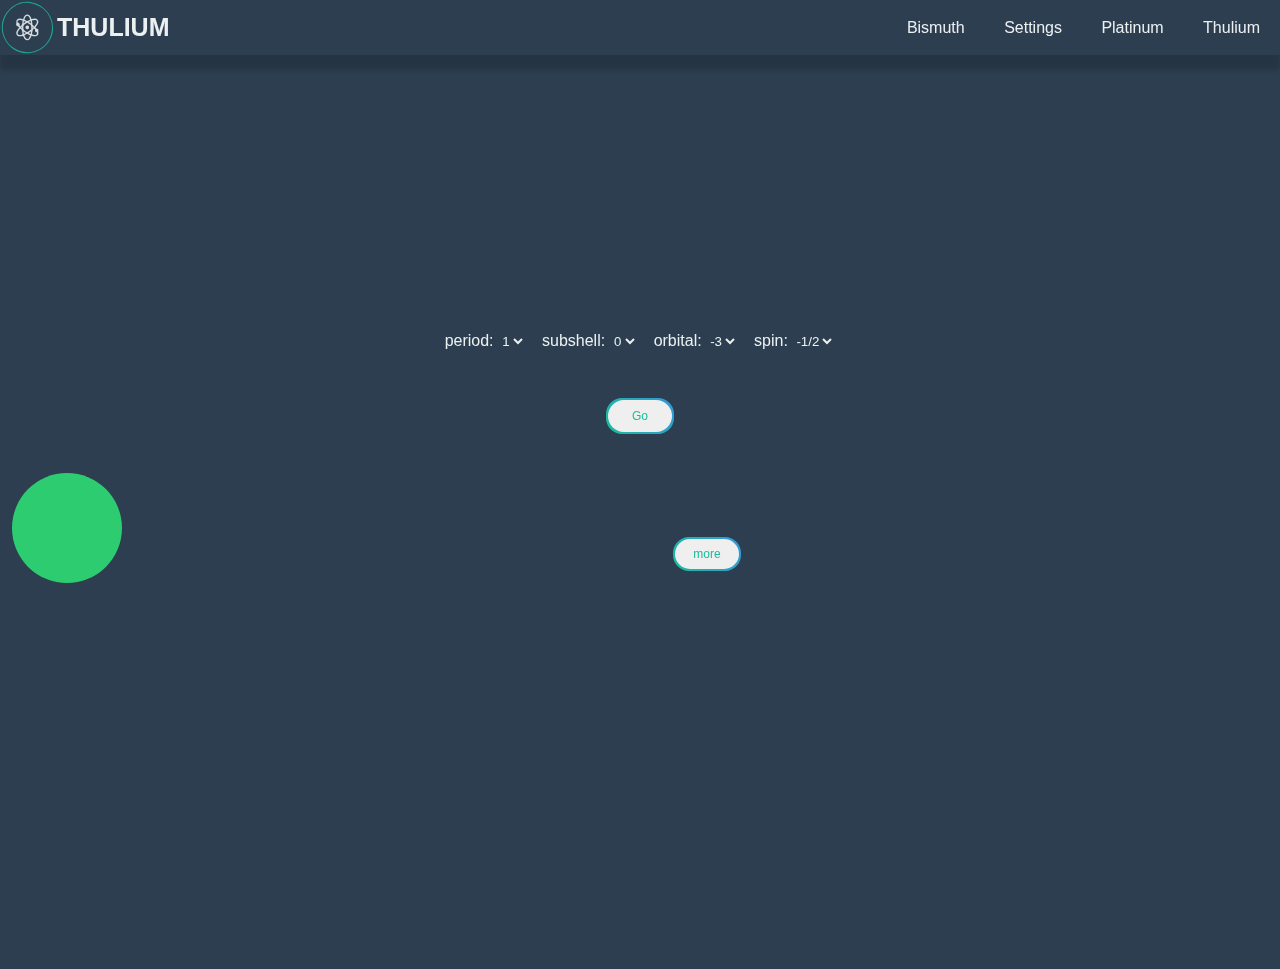
<file: pages/quantam.html>
<!DOCTYPE html>
<html lang="en">
<head>
  <meta charset="UTF-8">
  <meta name="viewport" content="width=device-width, initial-scale=1.0">
  <link rel="icon" href="../images/icons/brandparent.png">
  <link rel="stylesheet" href="../CSS/main-styles.css">
  <link rel="stylesheet" href="../CSS/quantam.css">
  <title>Thulium</title>
</head>
<body>
  
  <div class="load"></div>

  <input type="checkbox" id="sidebar-active">
  <div class="nav-menu">
    <label for="sidebar-active">
      <svg xmlns="http://www.w3.org/2000/svg" xmlns:v="https://svgstorm.com" viewBox="0 0 512 512" width="20" height="20">
        <g fill="None" fill-opacity="0.0" stroke="var(--text-prime)" stroke-opacity="0.02" stroke-width="0.3"><path d=" M 0.00 17.00  C 3.72 10.03 10.12 3.72 17.00 0.00 L 0.00 0.00 L 0.00 17.00 Z"/>
        </g>
        <g fill="None" fill-opacity="0.0" stroke="var(--text-prime)" stroke-opacity="0.96" stroke-width="0.3"><path d=" M 0.00 17.00  L 0.00 35.00 C 30.23 75.53 72.76 107.73 107.75 145.25 C 142.75 182.76 180.44 218.04 217.00 254.00 C 148.83 330.44 69.37 400.93 0.00 476.00 L 0.00 495.00 C 3.72 501.97 10.12 508.28 17.00 512.00 L 35.00 512.00 C 111.62 445.58 180.60 367.33 254.00 296.00 C 331.13 362.86 399.77 444.90 476.00 512.00 L 495.00 512.00 C 501.78 508.63 507.82 502.21 512.00 496.00 L 512.00 477.00 C 445.58 400.38 367.32 331.40 296.00 258.00 C 362.91 180.86 444.71 112.34 512.00 36.00 L 512.00 16.00 C 507.80 9.69 501.69 3.37 495.00 0.00 L 477.00 0.00 C 400.56 66.48 331.48 144.77 258.00 216.00 C 180.86 149.09 112.34 67.29 36.00 0.00 L 17.00 0.00 C 10.12 3.72 3.72 10.03 0.00 17.00 Z"/>
        </g>
        <g fill="None" fill-opacity="0.0" stroke="var(--text-prime)" stroke-opacity="0.00" stroke-width="0.3"><path d=" M 477.00 0.00  L 36.00 0.00 C 112.34 67.29 180.86 149.09 258.00 216.00 C 331.48 144.77 400.56 66.48 477.00 0.00 Z"/>
        </g>
        <g fill="None" fill-opacity="0.0" stroke="var(--text-prime)" stroke-opacity="0.02" stroke-width="0.3"><path d=" M 512.00 16.00  L 512.00 0.00 L 495.00 0.00 C 501.69 3.37 507.80 9.69 512.00 16.00 Z"/>
        </g>
        <g fill="None" fill-opacity="0.0" stroke="var(--text-prime)" stroke-opacity="0.00" stroke-width="0.3"><path d=" M 0.00 476.00  C 69.37 400.93 148.83 330.44 217.00 254.00 C 180.44 218.04 142.75 182.76 107.75 145.25 C 72.76 107.73 30.23 75.53 0.00 35.00 L 0.00 476.00 Z"/>
        </g>
        <g fill="None" fill-opacity="0.0" stroke="var(--text-prime)" stroke-opacity="0.00" stroke-width="0.3"><path d=" M 512.00 477.00  L 512.00 36.00 C 444.71 112.34 362.91 180.86 296.00 258.00 C 367.32 331.40 445.58 400.38 512.00 477.00 Z"/>
        </g>
        <g fill="None" fill-opacity="0.0" stroke="var(--text-prime)" stroke-opacity="0.00" stroke-width="0.3"><path d=" M 35.00 512.00  L 476.00 512.00 C 399.77 444.90 331.13 362.86 254.00 296.00 C 180.60 367.33 111.62 445.58 35.00 512.00 Z"/>
        </g>
        <g fill="None" fill-opacity="0.0" stroke="var(--text-prime)" stroke-opacity="0.02" stroke-width="0.3"><path d=" M 0.00 512.00  L 17.00 512.00 C 10.12 508.28 3.72 501.97 0.00 495.00 L 0.00 512.00 Z"/>
        </g>
        <g fill="None" fill-opacity="0.0" stroke="var(--text-prime)" stroke-opacity="0.02" stroke-width="0.3"><path d=" M 495.00 512.00  L 512.00 512.00 L 512.00 496.00 C 507.82 502.21 501.78 508.63 495.00 512.00 Z"/>
        </g>
        <g fill="var(--text-prime)" fill-opacity="0.02" stroke="None">
        <path d=" M 0.00 17.00  C 3.72 10.03 10.12 3.72 17.00 0.00 L 0.00 0.00 L 0.00 17.00 Z"/>
        </g>
        <g fill="var(--text-prime)" fill-opacity="0.96" stroke="None">
        <path d=" M 0.00 17.00  L 0.00 35.00 C 30.23 75.53 72.76 107.73 107.75 145.25 C 142.75 182.76 180.44 218.04 217.00 254.00 C 148.83 330.44 69.37 400.93 0.00 476.00 L 0.00 495.00 C 3.72 501.97 10.12 508.28 17.00 512.00 L 35.00 512.00 C 111.62 445.58 180.60 367.33 254.00 296.00 C 331.13 362.86 399.77 444.90 476.00 512.00 L 495.00 512.00 C 501.78 508.63 507.82 502.21 512.00 496.00 L 512.00 477.00 C 445.58 400.38 367.32 331.40 296.00 258.00 C 362.91 180.86 444.71 112.34 512.00 36.00 L 512.00 16.00 C 507.80 9.69 501.69 3.37 495.00 0.00 L 477.00 0.00 C 400.56 66.48 331.48 144.77 258.00 216.00 C 180.86 149.09 112.34 67.29 36.00 0.00 L 17.00 0.00 C 10.12 3.72 3.72 10.03 0.00 17.00 Z"/>
        </g>
        <g fill="var(--text-prime)" fill-opacity="0.00" stroke="None">
        <path d=" M 477.00 0.00  L 36.00 0.00 C 112.34 67.29 180.86 149.09 258.00 216.00 C 331.48 144.77 400.56 66.48 477.00 0.00 Z"/>
        </g>
        <g fill="var(--text-prime)" fill-opacity="0.02" stroke="None">
        <path d=" M 512.00 16.00  L 512.00 0.00 L 495.00 0.00 C 501.69 3.37 507.80 9.69 512.00 16.00 Z"/>
        </g>
        <g fill="var(--text-prime)" fill-opacity="0.00" stroke="None">
        <path d=" M 0.00 476.00  C 69.37 400.93 148.83 330.44 217.00 254.00 C 180.44 218.04 142.75 182.76 107.75 145.25 C 72.76 107.73 30.23 75.53 0.00 35.00 L 0.00 476.00 Z"/>
        </g>
        <g fill="var(--text-prime)" fill-opacity="0.00" stroke="None">
        <path d=" M 512.00 477.00  L 512.00 36.00 C 444.71 112.34 362.91 180.86 296.00 258.00 C 367.32 331.40 445.58 400.38 512.00 477.00 Z"/>
        </g>
        <g fill="var(--text-prime)" fill-opacity="0.00" stroke="None">
        <path d=" M 35.00 512.00  L 476.00 512.00 C 399.77 444.90 331.13 362.86 254.00 296.00 C 180.60 367.33 111.62 445.58 35.00 512.00 Z"/>
        </g>
        <g fill="var(--text-prime)" fill-opacity="0.02" stroke="None">
        <path d=" M 0.00 512.00  L 17.00 512.00 C 10.12 508.28 3.72 501.97 0.00 495.00 L 0.00 512.00 Z"/>
        </g>
        <g fill="var(--text-prime)" fill-opacity="0.02" stroke="None">
        <path d=" M 495.00 512.00  L 512.00 512.00 L 512.00 496.00 C 507.82 502.21 501.78 508.63 495.00 512.00 Z"/>
        </g>
      </svg>
    </label>
    <a href="#" class="pages-mb">Bismuth</a>
    <a href="settings.html" class="pages-mb">Settings</a>
    <a href="table.html" class="pages-mb">Platinum</a>
    <a href="element.html" class="pages-mb">Thulium</a>
  </div>
  <label for="sidebar-active" class="over-lay"></label>

  <div class="mainTitle">
      <a class="homing" href="../index.html">
          <svg xmlns="http://www.w3.org/2000/svg" xmlns:v="https://svgstorm.com" viewBox="0 0 340 340">
            <g fill="None" fill-opacity="0.0" stroke="var(--frist-color)" stroke-opacity="0.00" stroke-width="0.3"><path d=" M 0.00 340.00  L 340.00 340.00 L 340.00 0.00 L 0.00 0.00 L 0.00 340.00 M 180.00 12.00  C 264.87 20.21 334.12 94.41 328.00 182.00 C 321.88 269.59 243.22 334.10 157.00 329.00 C 70.78 323.90 5.70 242.42 11.33 159.33 C 16.96 76.24 94.04 3.68 180.00 12.00 Z"/>
            </g>
            <g fill="None" fill-opacity="0.0" stroke="var(--frist-color)" stroke-opacity="0.81" stroke-width="0.3"><path d=" M 180.00 12.00  C 94.04 3.68 16.96 76.24 11.33 159.33 C 5.70 242.42 70.78 323.90 157.00 329.00 C 243.22 334.10 321.88 269.59 328.00 182.00 C 334.12 94.41 264.87 20.21 180.00 12.00 M 176.00 18.00  C 238.65 24.06 294.59 60.80 314.32 123.68 C 334.05 186.55 312.28 256.25 257.25 295.25 C 202.23 334.26 126.90 330.41 74.25 289.75 C 21.60 249.09 3.83 172.35 27.93 113.93 C 52.03 55.51 112.09 11.82 176.00 18.00 Z"/>
            </g>
            <g fill="None" fill-opacity="0.0" stroke="var(--frist-color)" stroke-opacity="0.00" stroke-width="0.3"><path d=" M 176.00 18.00  C 112.09 11.82 52.03 55.51 27.93 113.93 C 3.83 172.35 21.60 249.09 74.25 289.75 C 126.90 330.41 202.23 334.26 257.25 295.25 C 312.28 256.25 334.05 186.55 314.32 123.68 C 294.59 60.80 238.65 24.06 176.00 18.00 M 194.00 118.00  C 202.09 116.65 213.39 113.59 221.67 115.33 C 229.95 117.07 235.40 123.16 236.98 131.02 C 238.55 138.89 233.19 148.65 229.70 154.70 C 226.20 160.74 217.35 167.03 220.77 173.23 C 224.19 179.43 236.37 175.08 236.97 184.03 C 237.57 192.98 236.21 199.94 237.00 209.00 C 237.79 218.06 227.80 221.84 220.98 223.98 C 214.15 226.11 202.01 223.16 195.00 221.00 C 191.18 231.41 188.74 236.43 180.75 244.75 C 172.77 253.07 161.83 248.86 154.25 242.75 C 146.66 236.64 147.37 220.79 138.30 222.31 C 129.24 223.82 116.39 226.93 107.75 220.25 C 99.12 213.56 98.95 203.24 102.93 193.93 C 106.90 184.61 111.64 177.80 119.00 171.00 C 116.97 161.95 95.92 161.35 99.78 149.78 C 103.65 138.20 96.93 125.83 108.25 118.25 C 119.57 110.66 131.85 116.29 143.00 119.00 C 146.06 107.14 153.51 90.79 168.00 90.00 C 182.49 89.21 191.40 105.92 194.00 118.00 Z"/>
            </g>
            <g fill="None" fill-opacity="0.0" stroke="var(--text-prime)" stroke-opacity="0.88" stroke-width="0.3"><path d=" M 194.00 118.00  C 191.40 105.92 182.49 89.21 168.00 90.00 C 153.51 90.79 146.06 107.14 143.00 119.00 C 131.85 116.29 119.57 110.66 108.25 118.25 C 96.93 125.83 103.65 138.20 99.78 149.78 C 95.92 161.35 116.97 161.95 119.00 171.00 C 111.64 177.80 106.90 184.61 102.93 193.93 C 98.95 203.24 99.12 213.56 107.75 220.25 C 116.39 226.93 129.24 223.82 138.30 222.31 C 147.37 220.79 146.66 236.64 154.25 242.75 C 161.83 248.86 172.77 253.07 180.75 244.75 C 188.74 236.43 191.18 231.41 195.00 221.00 C 202.01 223.16 214.15 226.11 220.98 223.98 C 227.80 221.84 237.79 218.06 237.00 209.00 C 236.21 199.94 237.57 192.98 236.97 184.03 C 236.37 175.08 224.19 179.43 220.77 173.23 C 217.35 167.03 226.20 160.74 229.70 154.70 C 233.19 148.65 238.55 138.89 236.98 131.02 C 235.40 123.16 229.95 117.07 221.67 115.33 C 213.39 113.59 202.09 116.65 194.00 118.00 M 187.00 122.00  C 180.33 121.46 175.16 129.75 168.97 129.97 C 162.78 130.20 157.24 122.27 151.00 122.00 C 152.89 113.91 157.85 97.63 169.01 98.01 C 180.17 98.38 183.42 114.43 187.00 122.00 M 140.00 126.00  C 137.16 139.17 139.52 155.22 126.00 163.00 C 117.93 161.44 123.13 153.76 121.67 148.33 C 120.21 142.90 114.07 140.12 109.00 139.00 C 104.78 119.63 128.47 121.88 140.00 126.00 M 213.00 164.00  C 208.57 161.22 205.94 155.81 201.00 154.00 C 200.74 144.40 198.12 135.41 197.00 126.00 C 206.60 122.97 227.55 119.76 228.20 133.25 C 228.84 146.73 218.37 153.38 213.00 164.00 M 160.00 135.00  C 156.11 139.11 150.56 141.55 146.00 145.00 C 145.54 139.70 146.86 134.91 148.00 130.00 C 152.24 131.02 155.93 133.73 160.00 135.00 M 189.00 130.00  C 189.85 134.97 192.60 140.10 191.00 145.00 C 186.57 141.24 181.20 138.66 177.00 135.00 C 181.31 134.26 184.67 130.74 189.00 130.00 M 169.00 140.00  C 176.57 144.79 180.47 148.20 188.25 153.75 C 196.03 159.30 192.25 173.69 193.00 183.00 C 181.88 187.00 175.45 202.71 162.92 196.08 C 150.40 189.44 141.74 179.91 144.00 165.00 C 146.26 150.09 157.88 148.18 169.00 140.00 M 207.00 169.00  C 205.74 170.93 204.00 172.91 202.00 174.00 C 202.00 171.00 202.00 168.00 202.00 165.00 C 204.04 165.81 204.97 168.27 207.00 169.00 M 135.00 166.00  C 136.87 166.99 136.25 174.01 132.77 172.21 C 129.29 170.41 132.46 164.66 135.00 166.00 M 124.00 176.00  C 137.31 180.56 137.57 197.17 139.00 208.00 C 140.42 218.84 111.67 220.65 109.08 208.92 C 106.49 197.20 118.71 185.28 124.00 176.00 M 227.00 199.00  C 231.55 205.29 226.12 215.69 218.98 215.98 C 211.83 216.26 197.21 216.82 197.93 208.92 C 198.65 201.03 200.38 191.68 202.75 184.75 C 205.13 177.83 217.90 174.00 216.64 182.70 C 215.39 191.39 216.03 198.66 227.00 199.00 M 148.00 210.00  C 146.87 204.81 145.67 199.58 146.00 194.00 C 149.25 197.79 154.55 198.48 157.75 202.25 C 160.95 206.03 150.34 207.96 148.00 210.00 M 191.00 195.00  C 192.46 199.84 189.31 204.92 189.00 210.00 C 185.75 207.34 178.66 207.41 179.00 202.00 C 183.56 201.01 186.61 196.26 191.00 195.00 M 187.00 218.00  C 183.08 225.29 180.06 241.91 168.78 241.78 C 157.49 241.64 152.91 225.34 151.00 217.00 C 157.41 218.16 162.80 208.52 168.75 209.41 C 174.69 210.29 180.94 216.78 187.00 218.00 Z"/>
            </g>
            <g fill="None" fill-opacity="0.0" stroke="var(--frist-color)" stroke-opacity="0.00" stroke-width="0.3"><path d=" M 187.00 122.00  C 183.42 114.43 180.17 98.38 169.01 98.01 C 157.85 97.63 152.89 113.91 151.00 122.00 C 157.24 122.27 162.78 130.20 168.97 129.97 C 175.16 129.75 180.33 121.46 187.00 122.00 Z"/>
            </g>
            <g fill="None" fill-opacity="0.0" stroke="var(--frist-color)" stroke-opacity="0.00" stroke-width="0.3"><path d=" M 140.00 126.00  C 128.47 121.88 104.78 119.63 109.00 139.00 C 114.07 140.12 120.21 142.90 121.67 148.33 C 123.13 153.76 117.93 161.44 126.00 163.00 C 139.52 155.22 137.16 139.17 140.00 126.00 Z"/>
            </g>
            <g fill="None" fill-opacity="0.0" stroke="var(--frist-color)" stroke-opacity="0.00" stroke-width="0.3"><path d=" M 213.00 164.00  C 218.37 153.38 228.84 146.73 228.20 133.25 C 227.55 119.76 206.60 122.97 197.00 126.00 C 198.12 135.41 200.74 144.40 201.00 154.00 C 205.94 155.81 208.57 161.22 213.00 164.00 Z"/>
            </g>
            <g fill="None" fill-opacity="0.0" stroke="var(--frist-color)" stroke-opacity="0.00" stroke-width="0.3"><path d=" M 160.00 135.00  C 155.93 133.73 152.24 131.02 148.00 130.00 C 146.86 134.91 145.54 139.70 146.00 145.00 C 150.56 141.55 156.11 139.11 160.00 135.00 Z"/>
            </g>
            <g fill="None" fill-opacity="0.0" stroke="var(--frist-color)" stroke-opacity="0.00" stroke-width="0.3"><path d=" M 189.00 130.00  C 184.67 130.74 181.31 134.26 177.00 135.00 C 181.20 138.66 186.57 141.24 191.00 145.00 C 192.60 140.10 189.85 134.97 189.00 130.00 Z"/>
            </g>
            <g fill="None" fill-opacity="0.0" stroke="var(--frist-color)" stroke-opacity="0.00" stroke-width="0.3"><path d=" M 169.00 140.00  C 157.88 148.18 146.26 150.09 144.00 165.00 C 141.74 179.91 150.40 189.44 162.92 196.08 C 175.45 202.71 181.88 187.00 193.00 183.00 C 192.25 173.69 196.03 159.30 188.25 153.75 C 180.47 148.20 176.57 144.79 169.00 140.00 M 170.00 158.00  C 183.88 159.23 182.43 182.75 167.75 181.20 C 153.08 179.65 154.98 156.67 170.00 158.00 Z"/>
            </g>
            <g fill="None" fill-opacity="0.0" stroke="var(--text-prime)" stroke-opacity="0.90" stroke-width="0.3"><path d=" M 170.00 158.00  C 154.98 156.67 153.08 179.65 167.75 181.20 C 182.43 182.75 183.88 159.23 170.00 158.00 Z"/>
            </g>
            <g fill="None" fill-opacity="0.0" stroke="var(--frist-color)" stroke-opacity="0.00" stroke-width="0.3"><path d=" M 207.00 169.00  C 204.97 168.27 204.04 165.81 202.00 165.00 C 202.00 168.00 202.00 171.00 202.00 174.00 C 204.00 172.91 205.74 170.93 207.00 169.00 Z"/>
            </g>
            <g fill="None" fill-opacity="0.0" stroke="var(--frist-color)" stroke-opacity="0.00" stroke-width="0.3"><path d=" M 135.00 166.00  C 132.46 164.66 129.29 170.41 132.77 172.21 C 136.25 174.01 136.87 166.99 135.00 166.00 Z"/>
            </g>
            <g fill="None" fill-opacity="0.0" stroke="var(--frist-color)" stroke-opacity="0.00" stroke-width="0.3"><path d=" M 124.00 176.00  C 118.71 185.28 106.49 197.20 109.08 208.92 C 111.67 220.65 140.42 218.84 139.00 208.00 C 137.57 197.17 137.31 180.56 124.00 176.00 Z"/>
            </g>
            <g fill="None" fill-opacity="0.0" stroke="var(--frist-color)" stroke-opacity="0.00" stroke-width="0.3"><path d=" M 227.00 199.00  C 216.03 198.66 215.39 191.39 216.64 182.70 C 217.90 174.00 205.13 177.83 202.75 184.75 C 200.38 191.68 198.65 201.03 197.93 208.92 C 197.21 216.82 211.83 216.26 218.98 215.98 C 226.12 215.69 231.55 205.29 227.00 199.00 Z"/>
            </g>
            <g fill="None" fill-opacity="0.0" stroke="var(--frist-color)" stroke-opacity="0.00" stroke-width="0.3"><path d=" M 148.00 210.00  C 150.34 207.96 160.95 206.03 157.75 202.25 C 154.55 198.48 149.25 197.79 146.00 194.00 C 145.67 199.58 146.87 204.81 148.00 210.00 Z"/>
            </g>
            <g fill="None" fill-opacity="0.0" stroke="var(--frist-color)" stroke-opacity="0.00" stroke-width="0.3"><path d=" M 191.00 195.00  C 186.61 196.26 183.56 201.01 179.00 202.00 C 178.66 207.41 185.75 207.34 189.00 210.00 C 189.31 204.92 192.46 199.84 191.00 195.00 Z"/>
            </g>
            <g fill="None" fill-opacity="0.0" stroke="var(--frist-color)" stroke-opacity="0.00" stroke-width="0.3"><path d=" M 187.00 218.00  C 180.94 216.78 174.69 210.29 168.75 209.41 C 162.80 208.52 157.41 218.16 151.00 217.00 C 152.91 225.34 157.49 241.64 168.78 241.78 C 180.06 241.91 183.08 225.29 187.00 218.00 Z"/>
            </g>
            <g fill="var(--frist-color)" fill-opacity="0.00" stroke="None"><path d=" M 0.00 340.00  L 340.00 340.00 L 340.00 0.00 L 0.00 0.00 L 0.00 340.00 M 180.00 12.00  C 264.87 20.21 334.12 94.41 328.00 182.00 C 321.88 269.59 243.22 334.10 157.00 329.00 C 70.78 323.90 5.70 242.42 11.33 159.33 C 16.96 76.24 94.04 3.68 180.00 12.00 Z"/>
            </g>
            <g fill="var(--frist-color)" fill-opacity="0.81" stroke="None"><path d=" M 180.00 12.00  C 94.04 3.68 16.96 76.24 11.33 159.33 C 5.70 242.42 70.78 323.90 157.00 329.00 C 243.22 334.10 321.88 269.59 328.00 182.00 C 334.12 94.41 264.87 20.21 180.00 12.00 M 176.00 18.00  C 238.65 24.06 294.59 60.80 314.32 123.68 C 334.05 186.55 312.28 256.25 257.25 295.25 C 202.23 334.26 126.90 330.41 74.25 289.75 C 21.60 249.09 3.83 172.35 27.93 113.93 C 52.03 55.51 112.09 11.82 176.00 18.00 Z"/>
            </g>
            <g fill="var(--frist-color)" fill-opacity="0.00" stroke="None"><path d=" M 176.00 18.00  C 112.09 11.82 52.03 55.51 27.93 113.93 C 3.83 172.35 21.60 249.09 74.25 289.75 C 126.90 330.41 202.23 334.26 257.25 295.25 C 312.28 256.25 334.05 186.55 314.32 123.68 C 294.59 60.80 238.65 24.06 176.00 18.00 M 194.00 118.00  C 202.09 116.65 213.39 113.59 221.67 115.33 C 229.95 117.07 235.40 123.16 236.98 131.02 C 238.55 138.89 233.19 148.65 229.70 154.70 C 226.20 160.74 217.35 167.03 220.77 173.23 C 224.19 179.43 236.37 175.08 236.97 184.03 C 237.57 192.98 236.21 199.94 237.00 209.00 C 237.79 218.06 227.80 221.84 220.98 223.98 C 214.15 226.11 202.01 223.16 195.00 221.00 C 191.18 231.41 188.74 236.43 180.75 244.75 C 172.77 253.07 161.83 248.86 154.25 242.75 C 146.66 236.64 147.37 220.79 138.30 222.31 C 129.24 223.82 116.39 226.93 107.75 220.25 C 99.12 213.56 98.95 203.24 102.93 193.93 C 106.90 184.61 111.64 177.80 119.00 171.00 C 116.97 161.95 95.92 161.35 99.78 149.78 C 103.65 138.20 96.93 125.83 108.25 118.25 C 119.57 110.66 131.85 116.29 143.00 119.00 C 146.06 107.14 153.51 90.79 168.00 90.00 C 182.49 89.21 191.40 105.92 194.00 118.00 Z"/>
            </g>
            <g fill="var(--text-prime)" fill-opacity="0.88" stroke="None"><path d=" M 194.00 118.00  C 191.40 105.92 182.49 89.21 168.00 90.00 C 153.51 90.79 146.06 107.14 143.00 119.00 C 131.85 116.29 119.57 110.66 108.25 118.25 C 96.93 125.83 103.65 138.20 99.78 149.78 C 95.92 161.35 116.97 161.95 119.00 171.00 C 111.64 177.80 106.90 184.61 102.93 193.93 C 98.95 203.24 99.12 213.56 107.75 220.25 C 116.39 226.93 129.24 223.82 138.30 222.31 C 147.37 220.79 146.66 236.64 154.25 242.75 C 161.83 248.86 172.77 253.07 180.75 244.75 C 188.74 236.43 191.18 231.41 195.00 221.00 C 202.01 223.16 214.15 226.11 220.98 223.98 C 227.80 221.84 237.79 218.06 237.00 209.00 C 236.21 199.94 237.57 192.98 236.97 184.03 C 236.37 175.08 224.19 179.43 220.77 173.23 C 217.35 167.03 226.20 160.74 229.70 154.70 C 233.19 148.65 238.55 138.89 236.98 131.02 C 235.40 123.16 229.95 117.07 221.67 115.33 C 213.39 113.59 202.09 116.65 194.00 118.00 M 187.00 122.00  C 180.33 121.46 175.16 129.75 168.97 129.97 C 162.78 130.20 157.24 122.27 151.00 122.00 C 152.89 113.91 157.85 97.63 169.01 98.01 C 180.17 98.38 183.42 114.43 187.00 122.00 M 140.00 126.00  C 137.16 139.17 139.52 155.22 126.00 163.00 C 117.93 161.44 123.13 153.76 121.67 148.33 C 120.21 142.90 114.07 140.12 109.00 139.00 C 104.78 119.63 128.47 121.88 140.00 126.00 M 213.00 164.00  C 208.57 161.22 205.94 155.81 201.00 154.00 C 200.74 144.40 198.12 135.41 197.00 126.00 C 206.60 122.97 227.55 119.76 228.20 133.25 C 228.84 146.73 218.37 153.38 213.00 164.00 M 160.00 135.00  C 156.11 139.11 150.56 141.55 146.00 145.00 C 145.54 139.70 146.86 134.91 148.00 130.00 C 152.24 131.02 155.93 133.73 160.00 135.00 M 189.00 130.00  C 189.85 134.97 192.60 140.10 191.00 145.00 C 186.57 141.24 181.20 138.66 177.00 135.00 C 181.31 134.26 184.67 130.74 189.00 130.00 M 169.00 140.00  C 176.57 144.79 180.47 148.20 188.25 153.75 C 196.03 159.30 192.25 173.69 193.00 183.00 C 181.88 187.00 175.45 202.71 162.92 196.08 C 150.40 189.44 141.74 179.91 144.00 165.00 C 146.26 150.09 157.88 148.18 169.00 140.00 M 207.00 169.00  C 205.74 170.93 204.00 172.91 202.00 174.00 C 202.00 171.00 202.00 168.00 202.00 165.00 C 204.04 165.81 204.97 168.27 207.00 169.00 M 135.00 166.00  C 136.87 166.99 136.25 174.01 132.77 172.21 C 129.29 170.41 132.46 164.66 135.00 166.00 M 124.00 176.00  C 137.31 180.56 137.57 197.17 139.00 208.00 C 140.42 218.84 111.67 220.65 109.08 208.92 C 106.49 197.20 118.71 185.28 124.00 176.00 M 227.00 199.00  C 231.55 205.29 226.12 215.69 218.98 215.98 C 211.83 216.26 197.21 216.82 197.93 208.92 C 198.65 201.03 200.38 191.68 202.75 184.75 C 205.13 177.83 217.90 174.00 216.64 182.70 C 215.39 191.39 216.03 198.66 227.00 199.00 M 148.00 210.00  C 146.87 204.81 145.67 199.58 146.00 194.00 C 149.25 197.79 154.55 198.48 157.75 202.25 C 160.95 206.03 150.34 207.96 148.00 210.00 M 191.00 195.00  C 192.46 199.84 189.31 204.92 189.00 210.00 C 185.75 207.34 178.66 207.41 179.00 202.00 C 183.56 201.01 186.61 196.26 191.00 195.00 M 187.00 218.00  C 183.08 225.29 180.06 241.91 168.78 241.78 C 157.49 241.64 152.91 225.34 151.00 217.00 C 157.41 218.16 162.80 208.52 168.75 209.41 C 174.69 210.29 180.94 216.78 187.00 218.00 Z"/>
            </g>
            <g fill="var(--frist-color)" fill-opacity="0.00" stroke="None"><path d=" M 187.00 122.00  C 183.42 114.43 180.17 98.38 169.01 98.01 C 157.85 97.63 152.89 113.91 151.00 122.00 C 157.24 122.27 162.78 130.20 168.97 129.97 C 175.16 129.75 180.33 121.46 187.00 122.00 Z"/>
            </g>
            <g fill="var(--frist-color)" fill-opacity="0.00" stroke="None"><path d=" M 140.00 126.00  C 128.47 121.88 104.78 119.63 109.00 139.00 C 114.07 140.12 120.21 142.90 121.67 148.33 C 123.13 153.76 117.93 161.44 126.00 163.00 C 139.52 155.22 137.16 139.17 140.00 126.00 Z"/>
            </g>
            <g fill="var(--frist-color)" fill-opacity="0.00" stroke="None"><path d=" M 213.00 164.00  C 218.37 153.38 228.84 146.73 228.20 133.25 C 227.55 119.76 206.60 122.97 197.00 126.00 C 198.12 135.41 200.74 144.40 201.00 154.00 C 205.94 155.81 208.57 161.22 213.00 164.00 Z"/>
            </g>
            <g fill="var(--frist-color)" fill-opacity="0.00" stroke="None"><path d=" M 160.00 135.00  C 155.93 133.73 152.24 131.02 148.00 130.00 C 146.86 134.91 145.54 139.70 146.00 145.00 C 150.56 141.55 156.11 139.11 160.00 135.00 Z"/>
            </g>
            <g fill="var(--frist-color)" fill-opacity="0.00" stroke="None"><path d=" M 189.00 130.00  C 184.67 130.74 181.31 134.26 177.00 135.00 C 181.20 138.66 186.57 141.24 191.00 145.00 C 192.60 140.10 189.85 134.97 189.00 130.00 Z"/>
            </g>
            <g fill="var(--frist-color)" fill-opacity="0.00" stroke="None"><path d=" M 169.00 140.00  C 157.88 148.18 146.26 150.09 144.00 165.00 C 141.74 179.91 150.40 189.44 162.92 196.08 C 175.45 202.71 181.88 187.00 193.00 183.00 C 192.25 173.69 196.03 159.30 188.25 153.75 C 180.47 148.20 176.57 144.79 169.00 140.00 M 170.00 158.00  C 183.88 159.23 182.43 182.75 167.75 181.20 C 153.08 179.65 154.98 156.67 170.00 158.00 Z"/>
            </g>
            <g fill="var(--text-prime)" fill-opacity="0.90" stroke="None"><path d=" M 170.00 158.00  C 154.98 156.67 153.08 179.65 167.75 181.20 C 182.43 182.75 183.88 159.23 170.00 158.00 Z"/>
            </g>
            <g fill="var(--frist-color)" fill-opacity="0.00" stroke="None"><path d=" M 207.00 169.00  C 204.97 168.27 204.04 165.81 202.00 165.00 C 202.00 168.00 202.00 171.00 202.00 174.00 C 204.00 172.91 205.74 170.93 207.00 169.00 Z"/>
            </g>
            <g fill="var(--frist-color)" fill-opacity="0.00" stroke="None"><path d=" M 135.00 166.00  C 132.46 164.66 129.29 170.41 132.77 172.21 C 136.25 174.01 136.87 166.99 135.00 166.00 Z"/>
            </g>
            <g fill="var(--frist-color)" fill-opacity="0.00" stroke="None"><path d=" M 124.00 176.00  C 118.71 185.28 106.49 197.20 109.08 208.92 C 111.67 220.65 140.42 218.84 139.00 208.00 C 137.57 197.17 137.31 180.56 124.00 176.00 Z"/>
            </g>
            <g fill="var(--frist-color)" fill-opacity="0.00" stroke="None"><path d=" M 227.00 199.00  C 216.03 198.66 215.39 191.39 216.64 182.70 C 217.90 174.00 205.13 177.83 202.75 184.75 C 200.38 191.68 198.65 201.03 197.93 208.92 C 197.21 216.82 211.83 216.26 218.98 215.98 C 226.12 215.69 231.55 205.29 227.00 199.00 Z"/>
            </g>
            <g fill="var(--frist-color)" fill-opacity="0.00" stroke="None"><path d=" M 148.00 210.00  C 150.34 207.96 160.95 206.03 157.75 202.25 C 154.55 198.48 149.25 197.79 146.00 194.00 C 145.67 199.58 146.87 204.81 148.00 210.00 Z"/>
            </g>
            <g fill="var(--frist-color)" fill-opacity="0.00" stroke="None"><path d=" M 191.00 195.00  C 186.61 196.26 183.56 201.01 179.00 202.00 C 178.66 207.41 185.75 207.34 189.00 210.00 C 189.31 204.92 192.46 199.84 191.00 195.00 Z"/>
            </g>
            <g fill="var(--frist-color)" fill-opacity="0.00" stroke="None"><path d=" M 187.00 218.00  C 180.94 216.78 174.69 210.29 168.75 209.41 C 162.80 208.52 157.41 218.16 151.00 217.00 C 152.91 225.34 157.49 241.64 168.78 241.78 C 180.06 241.91 183.08 225.29 187.00 218.00 Z"/>
            </g>
          </svg>
          <p>THULIUM</p>
      </a>
    <div class="mb-nav">
      <label for="sidebar-active">
      <svg xmlns="http://www.w3.org/2000/svg" xmlns:v="https://svgstorm.com" viewBox="0 0 512 512" width="30" height="30">
        <g fill="None" fill-opacity="0.0" stroke="var(--text-prime)" stroke-opacity="0.01" stroke-width="0.3"><path d=" M 0.00 512.00  L 512.00 512.00 L 512.00 0.00 L 0.00 0.00 L 0.00 512.00 M 466.00 63.00  C 488.92 65.22 509.18 96.68 488.70 116.70 C 468.21 136.71 436.62 124.69 409.00 127.00 C 381.38 129.31 348.96 126.34 320.00 128.00 C 291.04 129.66 257.34 127.31 228.00 128.00 C 198.66 128.69 164.83 127.82 136.00 128.00 C 107.17 128.18 73.37 126.85 46.00 128.00 C 18.63 129.15 4.14 93.23 23.75 74.75 C 43.37 56.27 76.86 66.80 104.00 65.00 C 131.14 63.20 164.06 65.07 193.00 64.00 C 221.94 62.93 255.26 63.62 285.00 64.00 C 314.74 64.38 347.09 61.92 377.00 64.00 C 406.91 66.08 436.25 60.12 466.00 63.00 M 466.00 223.00  C 488.92 225.22 509.18 256.68 488.70 276.70 C 468.21 296.71 436.62 284.69 409.00 287.00 C 381.38 289.31 348.96 286.34 320.00 288.00 C 291.04 289.66 257.34 287.31 228.00 288.00 C 198.66 288.69 164.83 287.82 136.00 288.00 C 107.17 288.18 73.37 286.86 46.00 288.00 C 18.63 289.14 4.14 253.23 23.75 234.75 C 43.37 216.27 76.86 226.80 104.00 225.00 C 131.14 223.20 164.06 225.07 193.00 224.00 C 221.94 222.93 255.26 223.62 285.00 224.00 C 314.74 224.38 347.09 221.92 377.00 224.00 C 406.91 226.08 436.25 220.12 466.00 223.00 M 466.00 383.00  C 488.92 385.22 509.18 416.68 488.70 436.70 C 468.21 456.71 436.62 444.69 409.00 447.00 C 381.38 449.31 348.96 446.34 320.00 448.00 C 291.04 449.66 257.34 447.31 228.00 448.00 C 198.66 448.69 164.83 447.82 136.00 448.00 C 107.17 448.18 73.37 446.85 46.00 448.00 C 18.63 449.15 4.14 413.23 23.75 394.75 C 43.37 376.27 76.86 386.80 104.00 385.00 C 131.14 383.20 164.06 385.07 193.00 384.00 C 221.94 382.94 255.26 383.62 285.00 384.00 C 314.74 384.38 347.09 381.92 377.00 384.00 C 406.91 386.08 436.25 380.12 466.00 383.00 Z"/>
        </g>
        <g fill="None" fill-opacity="0.0" stroke="var(--text-prime)" stroke-opacity="1.00" stroke-width="0.3"><path d=" M 466.00 63.00  C 436.25 60.12 406.91 66.08 377.00 64.00 C 347.09 61.92 314.74 64.38 285.00 64.00 C 255.26 63.62 221.94 62.93 193.00 64.00 C 164.06 65.07 131.14 63.20 104.00 65.00 C 76.86 66.80 43.37 56.27 23.75 74.75 C 4.14 93.23 18.63 129.15 46.00 128.00 C 73.37 126.85 107.17 128.18 136.00 128.00 C 164.83 127.82 198.66 128.69 228.00 128.00 C 257.34 127.31 291.04 129.66 320.00 128.00 C 348.96 126.34 381.38 129.31 409.00 127.00 C 436.62 124.69 468.21 136.71 488.70 116.70 C 509.18 96.68 488.92 65.22 466.00 63.00 Z"/>
        </g>
        <g fill="None" fill-opacity="0.0" stroke="var(--text-prime)" stroke-opacity="1.00" stroke-width="0.3"><path d=" M 466.00 223.00  C 436.25 220.12 406.91 226.08 377.00 224.00 C 347.09 221.92 314.74 224.38 285.00 224.00 C 255.26 223.62 221.94 222.93 193.00 224.00 C 164.06 225.07 131.14 223.20 104.00 225.00 C 76.86 226.80 43.37 216.27 23.75 234.75 C 4.14 253.23 18.63 289.14 46.00 288.00 C 73.37 286.86 107.17 288.18 136.00 288.00 C 164.83 287.82 198.66 288.69 228.00 288.00 C 257.34 287.31 291.04 289.66 320.00 288.00 C 348.96 286.34 381.38 289.31 409.00 287.00 C 436.62 284.69 468.21 296.71 488.70 276.70 C 509.18 256.68 488.92 225.22 466.00 223.00 Z"/>
        </g>
        <g fill="None" fill-opacity="0.0" stroke="var(--text-prime)" stroke-opacity="1.00" stroke-width="0.3"><path d=" M 466.00 383.00  C 436.25 380.12 406.91 386.08 377.00 384.00 C 347.09 381.92 314.74 384.38 285.00 384.00 C 255.26 383.62 221.94 382.94 193.00 384.00 C 164.06 385.07 131.14 383.20 104.00 385.00 C 76.86 386.80 43.37 376.27 23.75 394.75 C 4.14 413.23 18.63 449.15 46.00 448.00 C 73.37 446.85 107.17 448.18 136.00 448.00 C 164.83 447.82 198.66 448.69 228.00 448.00 C 257.34 447.31 291.04 449.66 320.00 448.00 C 348.96 446.34 381.38 449.31 409.00 447.00 C 436.62 444.69 468.21 456.71 488.70 436.70 C 509.18 416.68 488.92 385.22 466.00 383.00 Z"/>
        </g>
        <g fill="var(--text-prime)" fill-opacity="0.01" stroke="None">
        <path d=" M 0.00 512.00  L 512.00 512.00 L 512.00 0.00 L 0.00 0.00 L 0.00 512.00 M 466.00 63.00  C 488.92 65.22 509.18 96.68 488.70 116.70 C 468.21 136.71 436.62 124.69 409.00 127.00 C 381.38 129.31 348.96 126.34 320.00 128.00 C 291.04 129.66 257.34 127.31 228.00 128.00 C 198.66 128.69 164.83 127.82 136.00 128.00 C 107.17 128.18 73.37 126.85 46.00 128.00 C 18.63 129.15 4.14 93.23 23.75 74.75 C 43.37 56.27 76.86 66.80 104.00 65.00 C 131.14 63.20 164.06 65.07 193.00 64.00 C 221.94 62.93 255.26 63.62 285.00 64.00 C 314.74 64.38 347.09 61.92 377.00 64.00 C 406.91 66.08 436.25 60.12 466.00 63.00 M 466.00 223.00  C 488.92 225.22 509.18 256.68 488.70 276.70 C 468.21 296.71 436.62 284.69 409.00 287.00 C 381.38 289.31 348.96 286.34 320.00 288.00 C 291.04 289.66 257.34 287.31 228.00 288.00 C 198.66 288.69 164.83 287.82 136.00 288.00 C 107.17 288.18 73.37 286.86 46.00 288.00 C 18.63 289.14 4.14 253.23 23.75 234.75 C 43.37 216.27 76.86 226.80 104.00 225.00 C 131.14 223.20 164.06 225.07 193.00 224.00 C 221.94 222.93 255.26 223.62 285.00 224.00 C 314.74 224.38 347.09 221.92 377.00 224.00 C 406.91 226.08 436.25 220.12 466.00 223.00 M 466.00 383.00  C 488.92 385.22 509.18 416.68 488.70 436.70 C 468.21 456.71 436.62 444.69 409.00 447.00 C 381.38 449.31 348.96 446.34 320.00 448.00 C 291.04 449.66 257.34 447.31 228.00 448.00 C 198.66 448.69 164.83 447.82 136.00 448.00 C 107.17 448.18 73.37 446.85 46.00 448.00 C 18.63 449.15 4.14 413.23 23.75 394.75 C 43.37 376.27 76.86 386.80 104.00 385.00 C 131.14 383.20 164.06 385.07 193.00 384.00 C 221.94 382.94 255.26 383.62 285.00 384.00 C 314.74 384.38 347.09 381.92 377.00 384.00 C 406.91 386.08 436.25 380.12 466.00 383.00 Z"/>
        </g>
        <g fill="var(--text-prime)" fill-opacity="1.00" stroke="None">
        <path d=" M 466.00 63.00  C 436.25 60.12 406.91 66.08 377.00 64.00 C 347.09 61.92 314.74 64.38 285.00 64.00 C 255.26 63.62 221.94 62.93 193.00 64.00 C 164.06 65.07 131.14 63.20 104.00 65.00 C 76.86 66.80 43.37 56.27 23.75 74.75 C 4.14 93.23 18.63 129.15 46.00 128.00 C 73.37 126.85 107.17 128.18 136.00 128.00 C 164.83 127.82 198.66 128.69 228.00 128.00 C 257.34 127.31 291.04 129.66 320.00 128.00 C 348.96 126.34 381.38 129.31 409.00 127.00 C 436.62 124.69 468.21 136.71 488.70 116.70 C 509.18 96.68 488.92 65.22 466.00 63.00 Z"/>
        </g>
        <g fill="var(--text-prime)" fill-opacity="1.00" stroke="None">
        <path d=" M 466.00 223.00  C 436.25 220.12 406.91 226.08 377.00 224.00 C 347.09 221.92 314.74 224.38 285.00 224.00 C 255.26 223.62 221.94 222.93 193.00 224.00 C 164.06 225.07 131.14 223.20 104.00 225.00 C 76.86 226.80 43.37 216.27 23.75 234.75 C 4.14 253.23 18.63 289.14 46.00 288.00 C 73.37 286.86 107.17 288.18 136.00 288.00 C 164.83 287.82 198.66 288.69 228.00 288.00 C 257.34 287.31 291.04 289.66 320.00 288.00 C 348.96 286.34 381.38 289.31 409.00 287.00 C 436.62 284.69 468.21 296.71 488.70 276.70 C 509.18 256.68 488.92 225.22 466.00 223.00 Z"/>
        </g>
        <g fill="var(--text-prime)" fill-opacity="1.00" stroke="None">
        <path d=" M 466.00 383.00  C 436.25 380.12 406.91 386.08 377.00 384.00 C 347.09 381.92 314.74 384.38 285.00 384.00 C 255.26 383.62 221.94 382.94 193.00 384.00 C 164.06 385.07 131.14 383.20 104.00 385.00 C 76.86 386.80 43.37 376.27 23.75 394.75 C 4.14 413.23 18.63 449.15 46.00 448.00 C 73.37 446.85 107.17 448.18 136.00 448.00 C 164.83 447.82 198.66 448.69 228.00 448.00 C 257.34 447.31 291.04 449.66 320.00 448.00 C 348.96 446.34 381.38 449.31 409.00 447.00 C 436.62 444.69 468.21 456.71 488.70 436.70 C 509.18 416.68 488.92 385.22 466.00 383.00 Z"/>
        </g>
      </svg>
      </label>
    </div>
    <div class="pc-nav">
      <a href="#" class="pages">Bismuth</a>
      <a href="settings.html" class="pages">Settings</a>
      <a href="table.html" class="pages">Platinum</a>
      <a href="element.html" class="pages">Thulium</a>
    </div>
  </div>

  <div class="bismuth">
    <div style="display: flex;gap: 0;">
      <p class="litter" id="show">‎</p>
      <sup id="truth">‎</sup>
    </div>
    <div class="quantam">

      <div>
        <label for="n">period:</label>
        <select name="n" id="n">
          <option value="1">1</option>
          <option value="2">2</option>
          <option value="3">3</option>
          <option value="4">4</option>
          <option value="5">5</option>
          <option value="6">6</option>
          <option value="7">7</option>
        </select>
      </div>

      <div>
        <label for="l">subshell:</label>
        <select name="l" id="l">
          <option value="s">0</option>
          <option value="p">1</option>
          <option value="d">2</option>
          <option value="f">3</option>
        </select>
      </div>

      <div>
        <label for="m">orbital:</label>
        <select name="m" id="m">
          <option value="-3">-3</option>
          <option value="-2">-2</option>
          <option value="-1">-1</option>
          <option value="0">0</option>
          <option value="1">1</option>
          <option value="2">2</option>
          <option value="3">3</option>
        </select>
      </div>

      <div>
        <label for="s">spin:</label>
        <select name="s" id="s">
          <option value="-1/2">-1/2</option>
          <option value="1/2">1/2</option>
        </select>
      </div>

    </div>
    <p id="error">‎</p>
    <button id="go" class="go" style="margin-top: 32px;">Go</button>

    <div class="suggestion">
      <div class="symbol" id="ball"><p class="litter" style="color: var(--prime-color);" id="sym1">‎</p></div>
      <div class="info">
        <p id="name1" class="litter">‎</p>
        <p id="atom1">‎</p>
        <button id="nav1" class="go">more</button>
      </div>
    </div>

    <div class="suggestion" style="display: none;" id="another">
      <div class="symbol" style="background-color: var(--Transition-metals)"><p class="litter" style="color: var(--prime-color);" id="sym2">‎</p></div>
      <div class="info">
        <p id="name2" class="litter">‎</p>
        <p id="atom2">‎</p>
        <button id="nav2" class="go">more</button>
      </div>
    </div>

  </div>
  <script src="../JS/data.js"></script>
  <script src="../JS/quantam.js" type="module"></script>
  <script src="../JS/settings.js"></script>
</body>
</html>
</file>
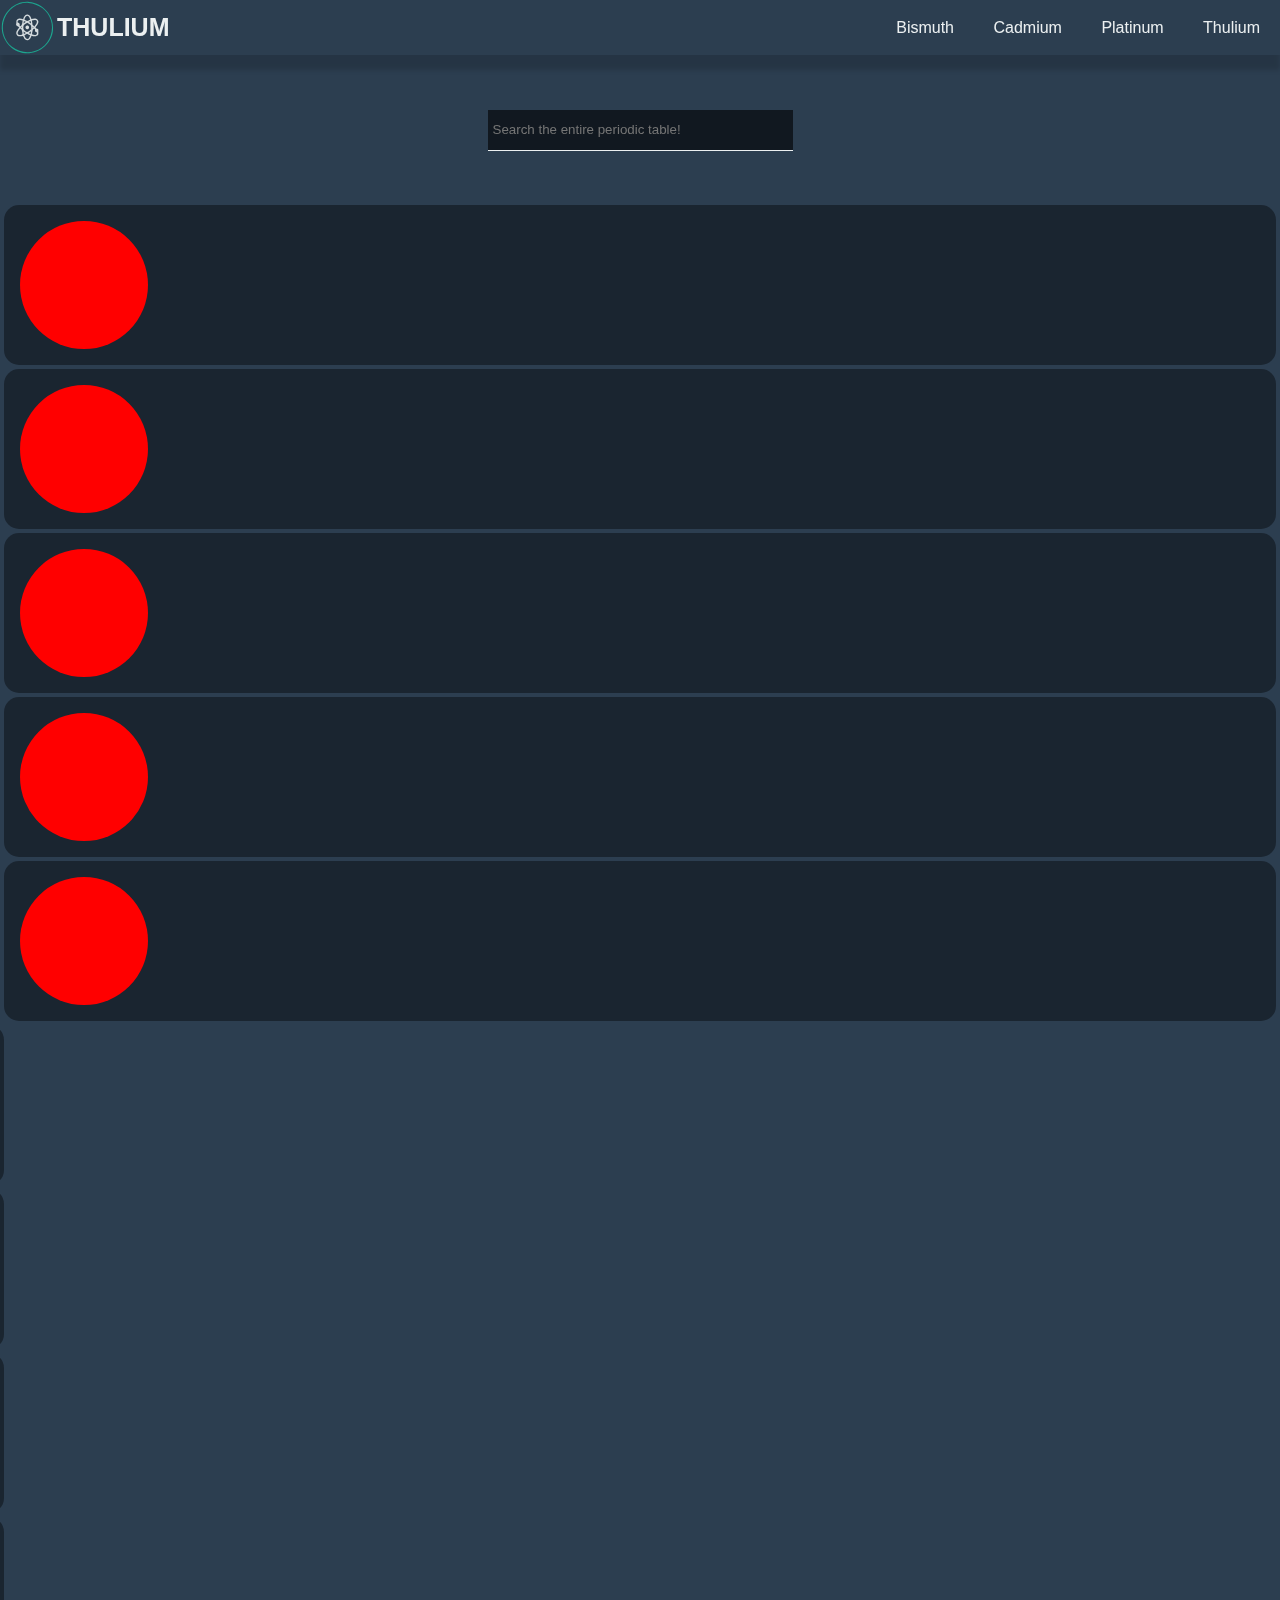
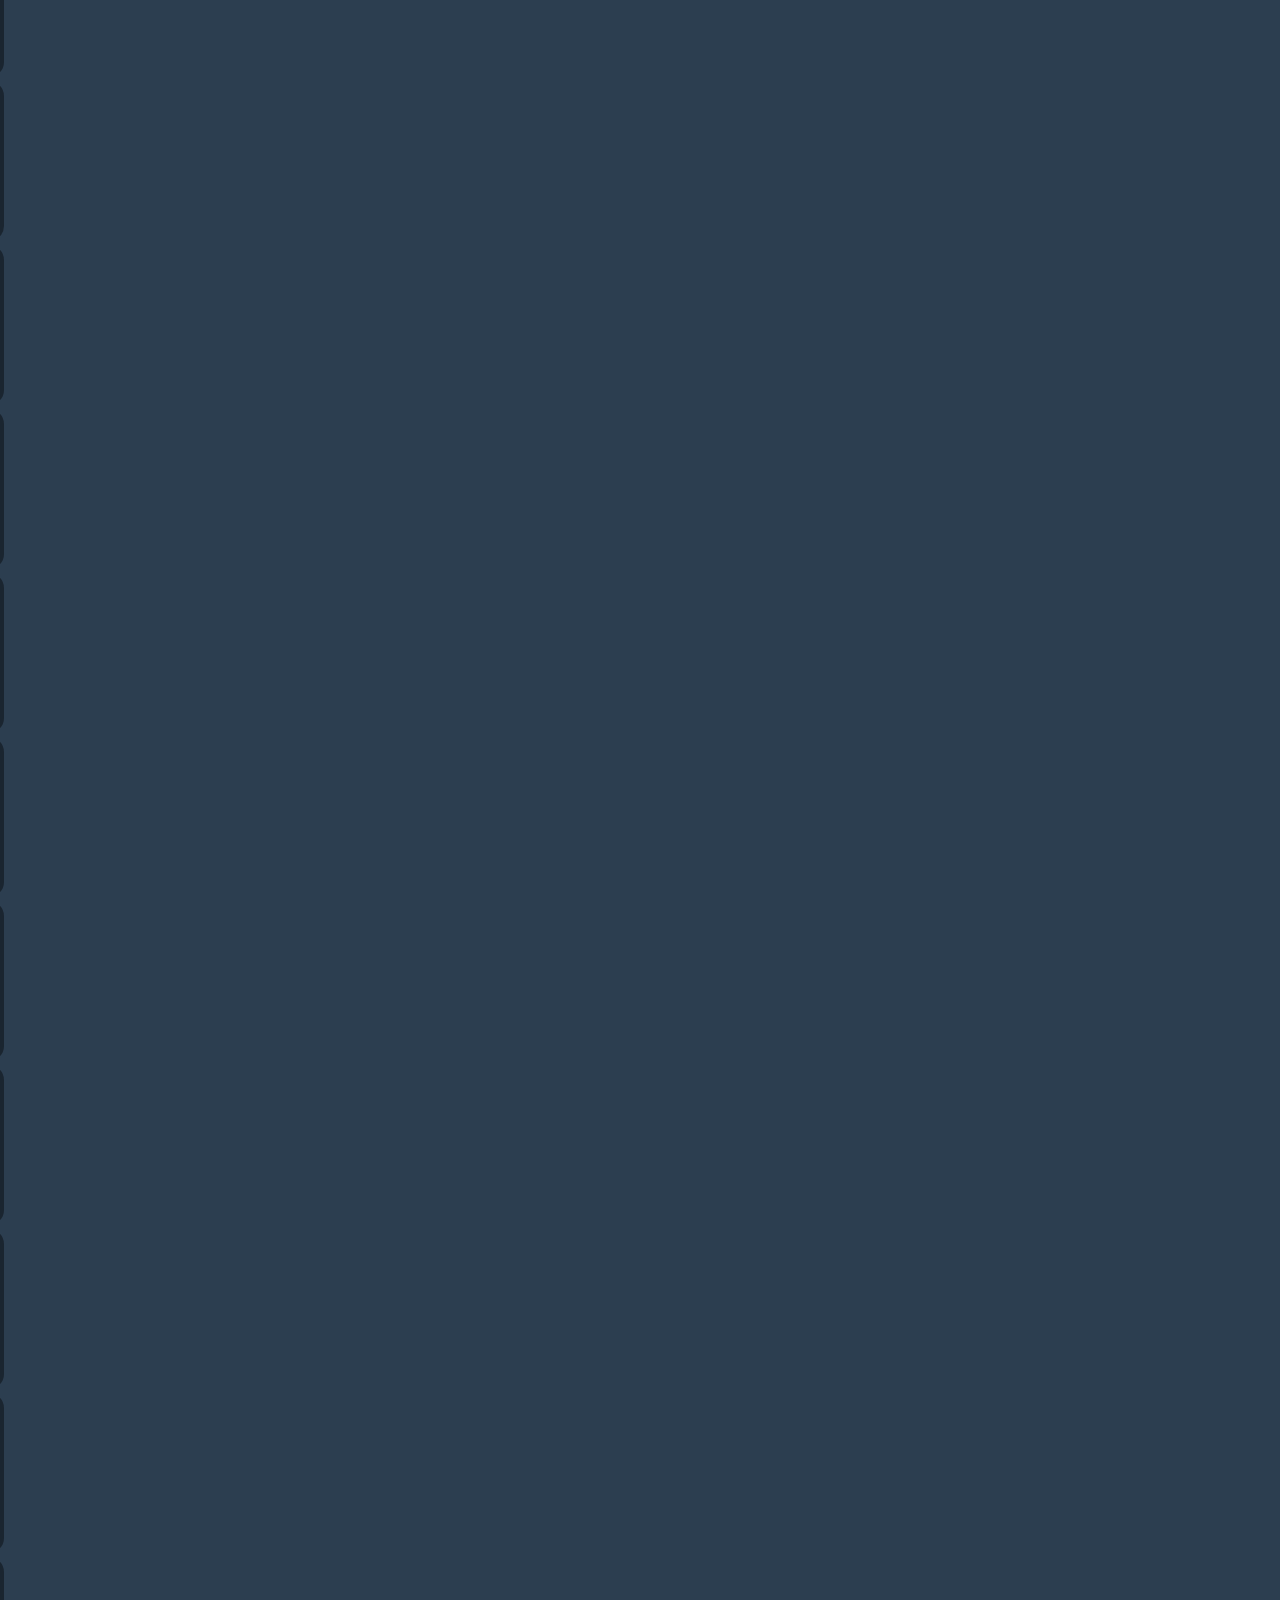
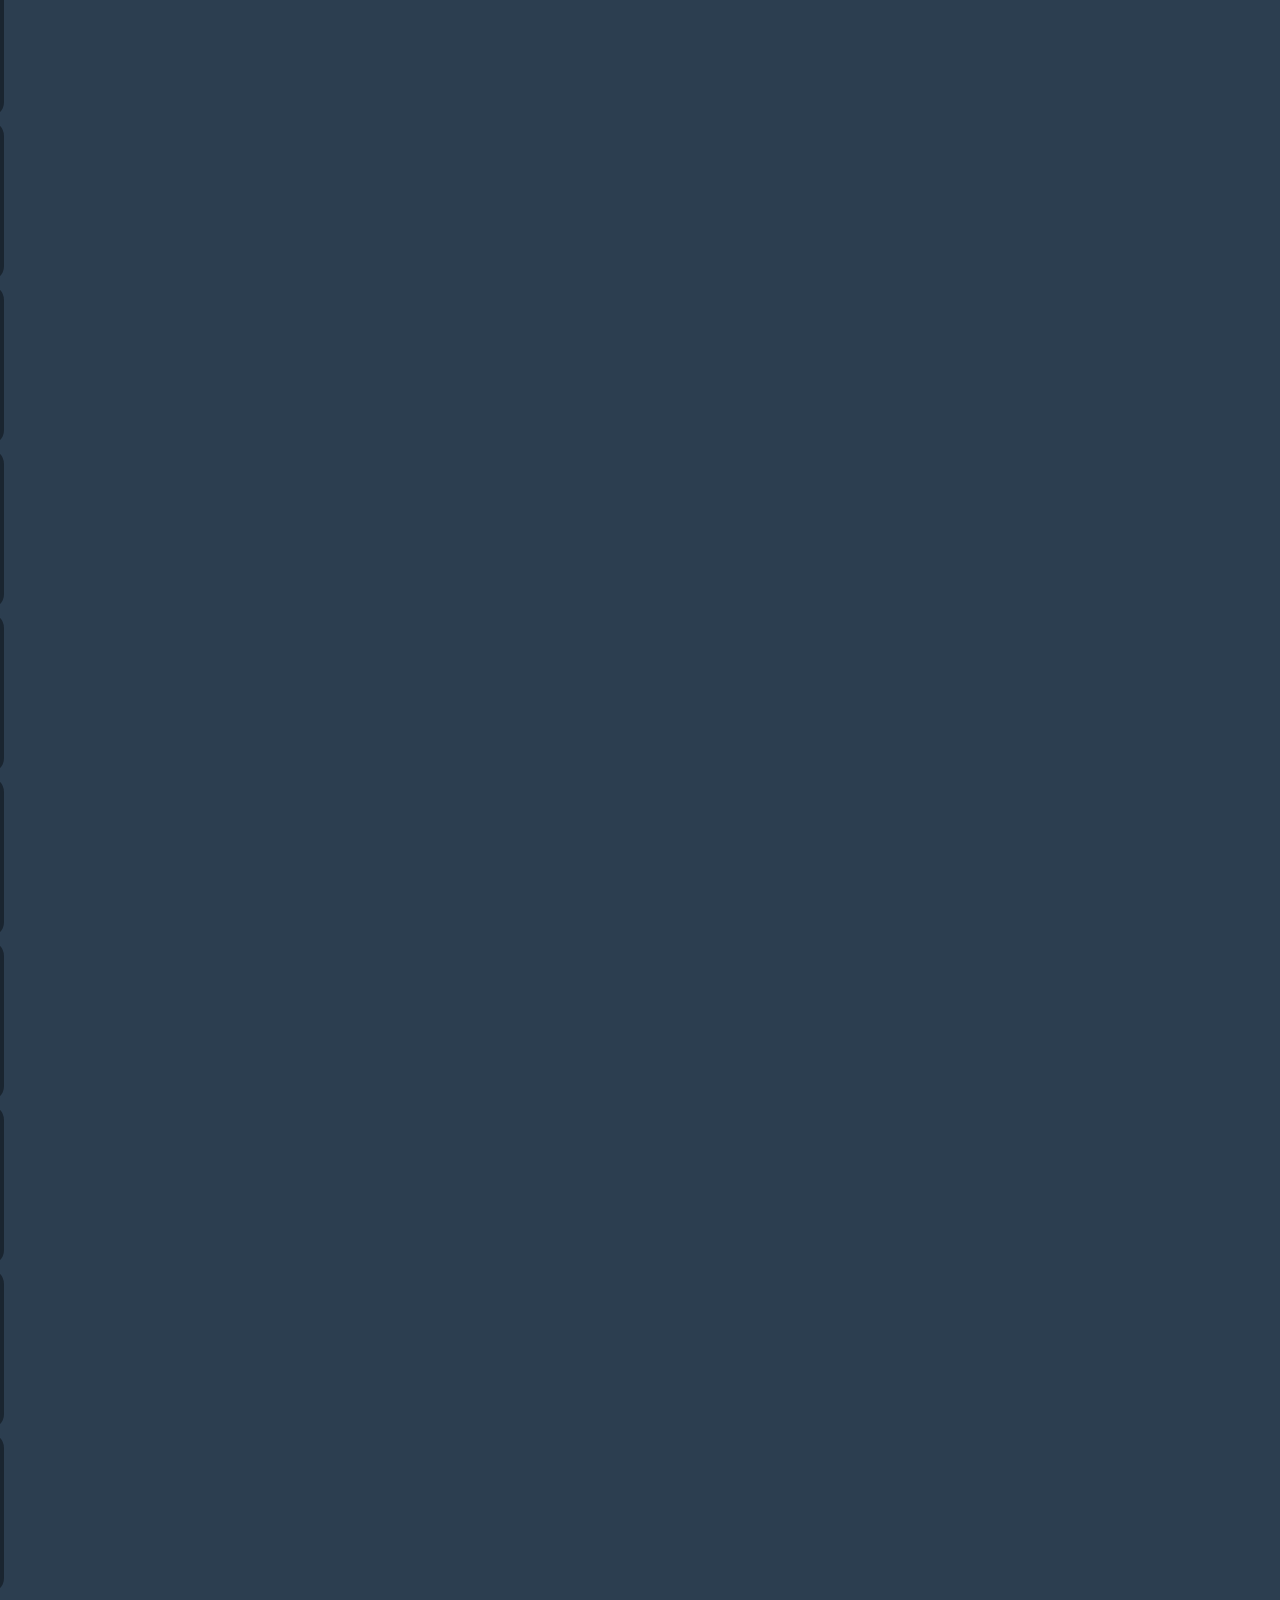
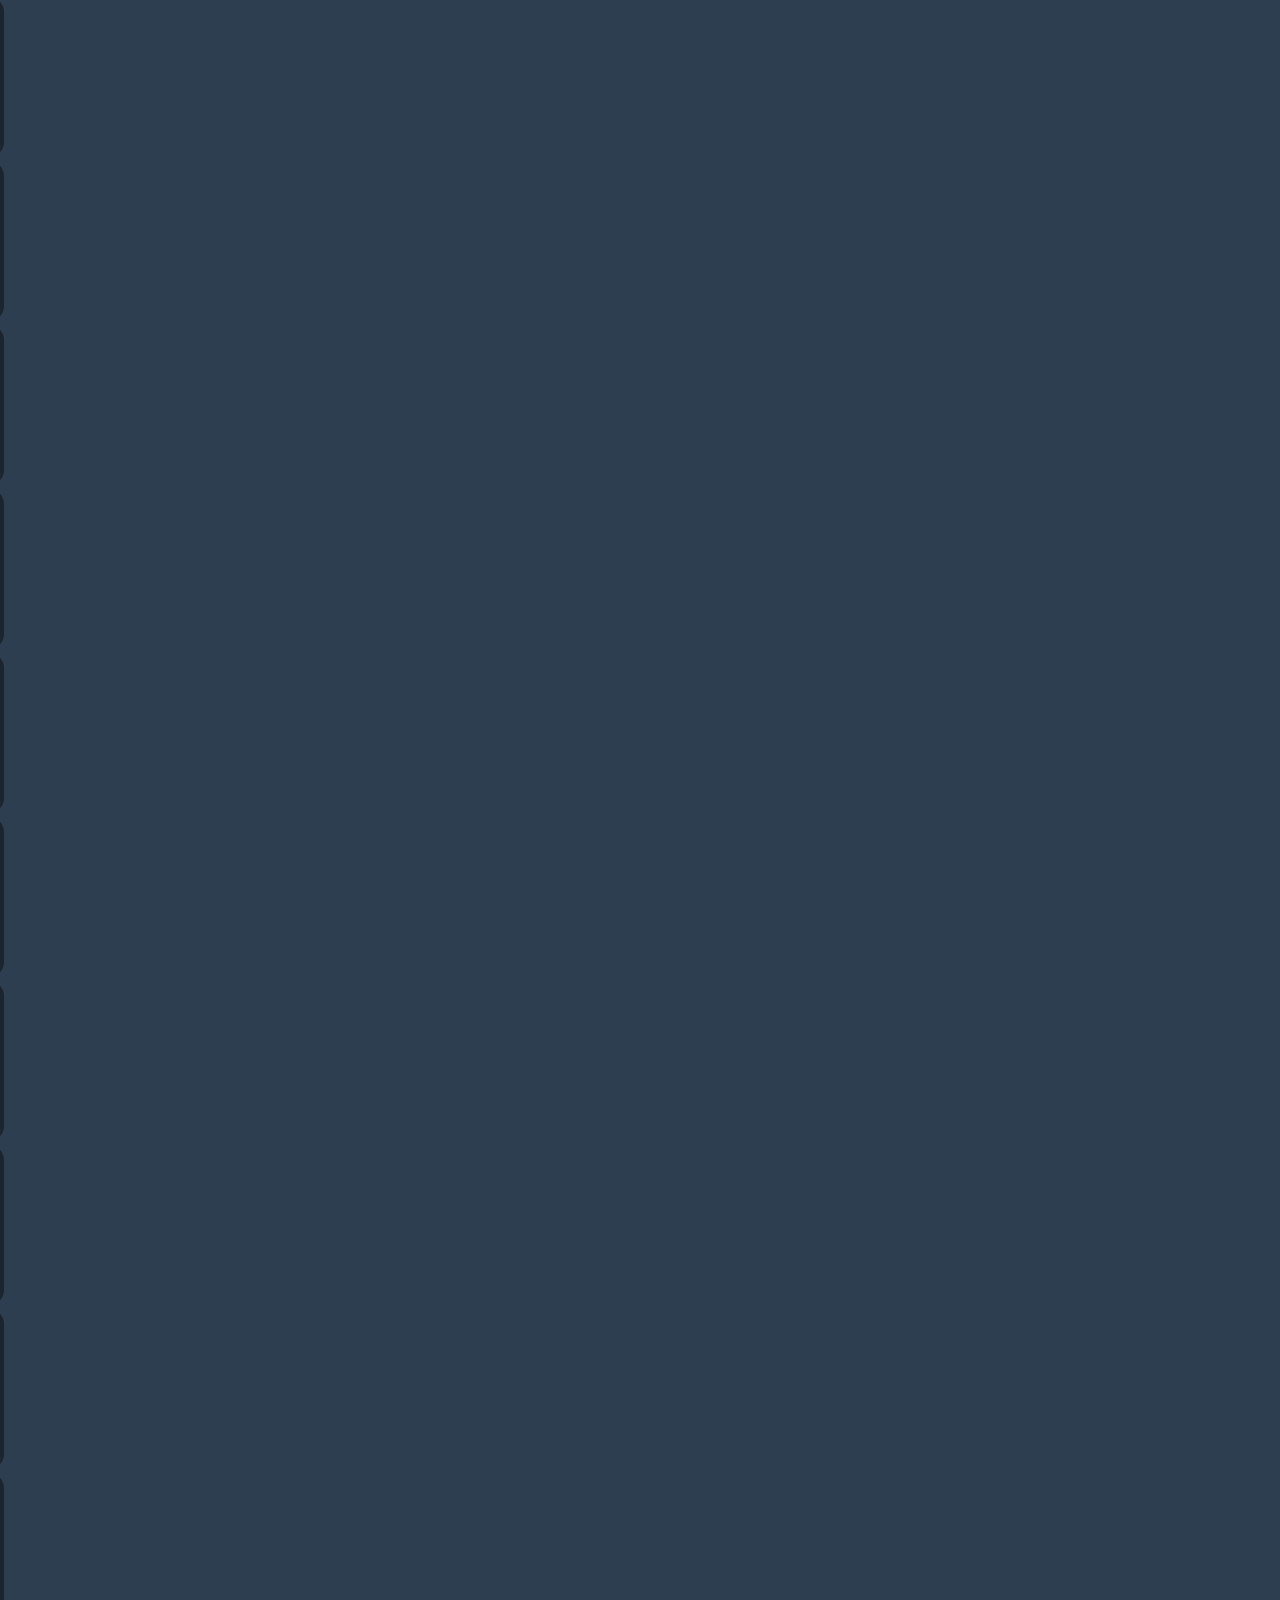
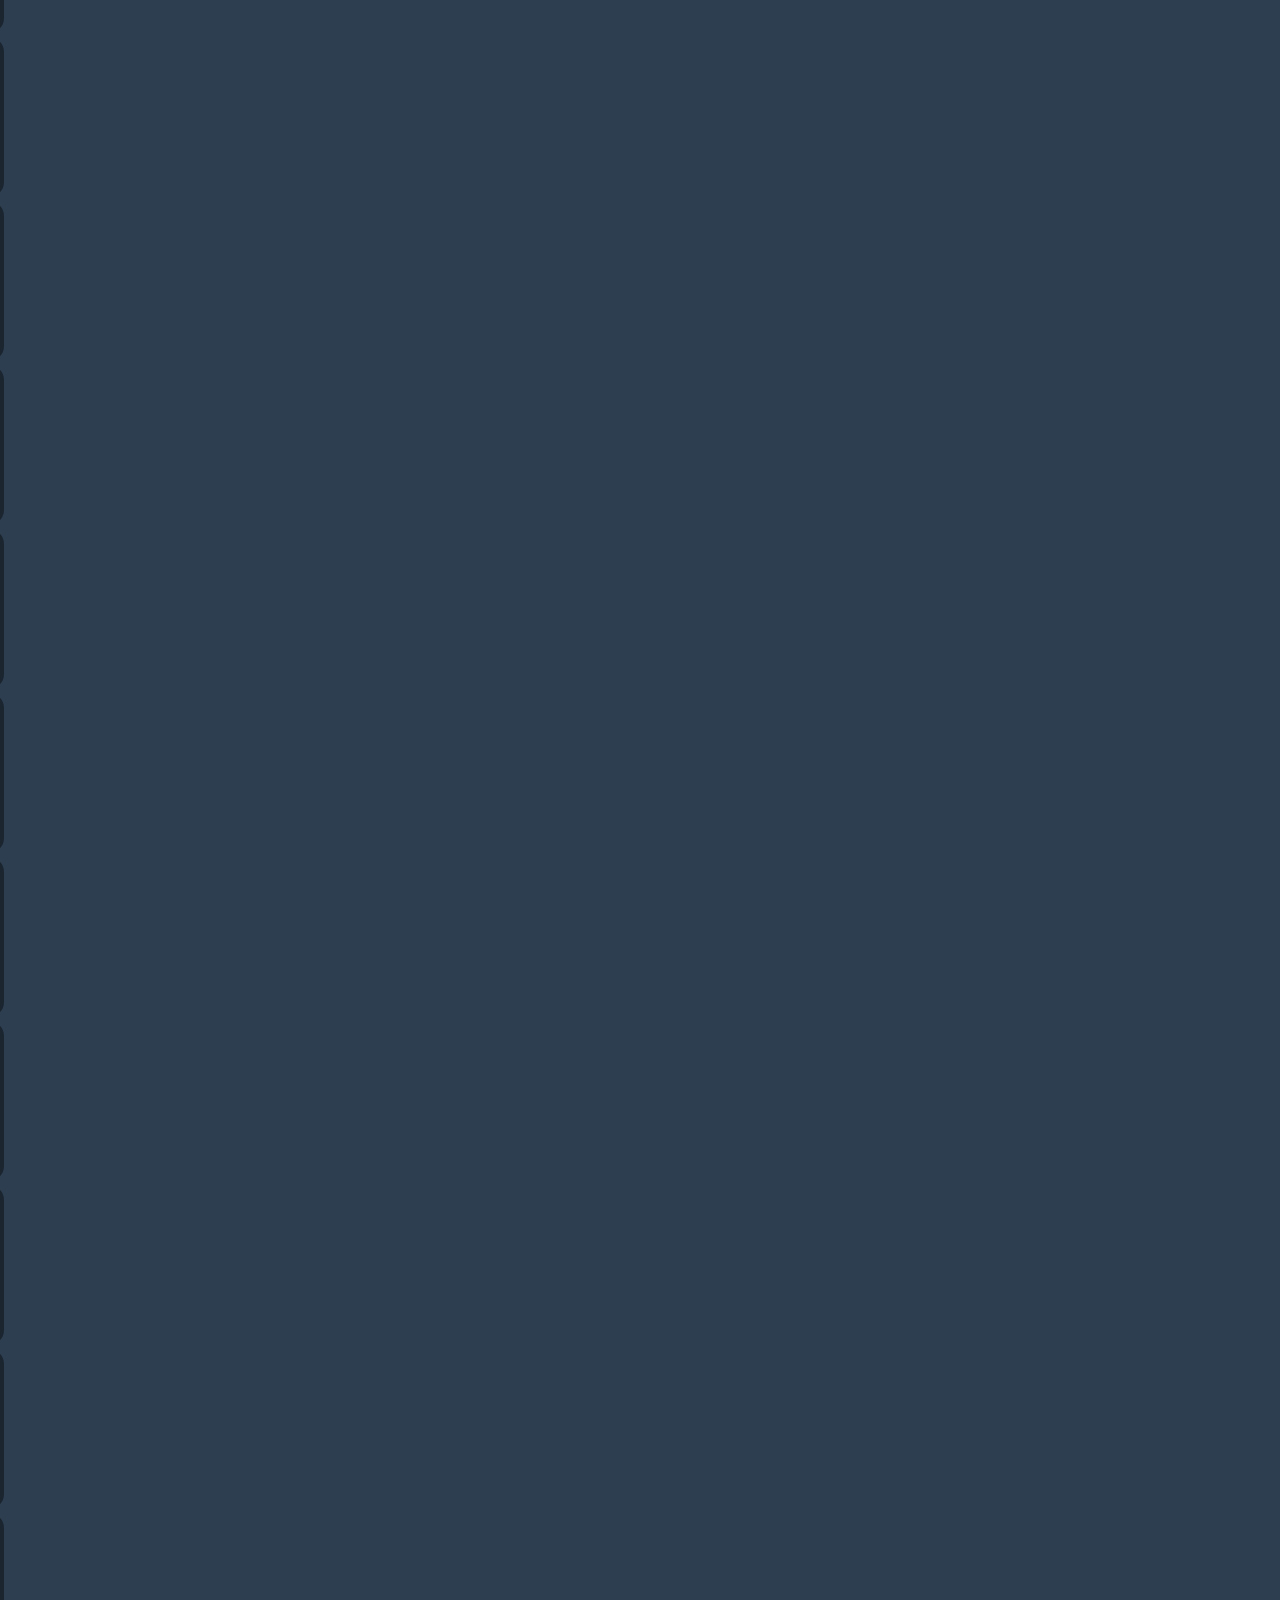
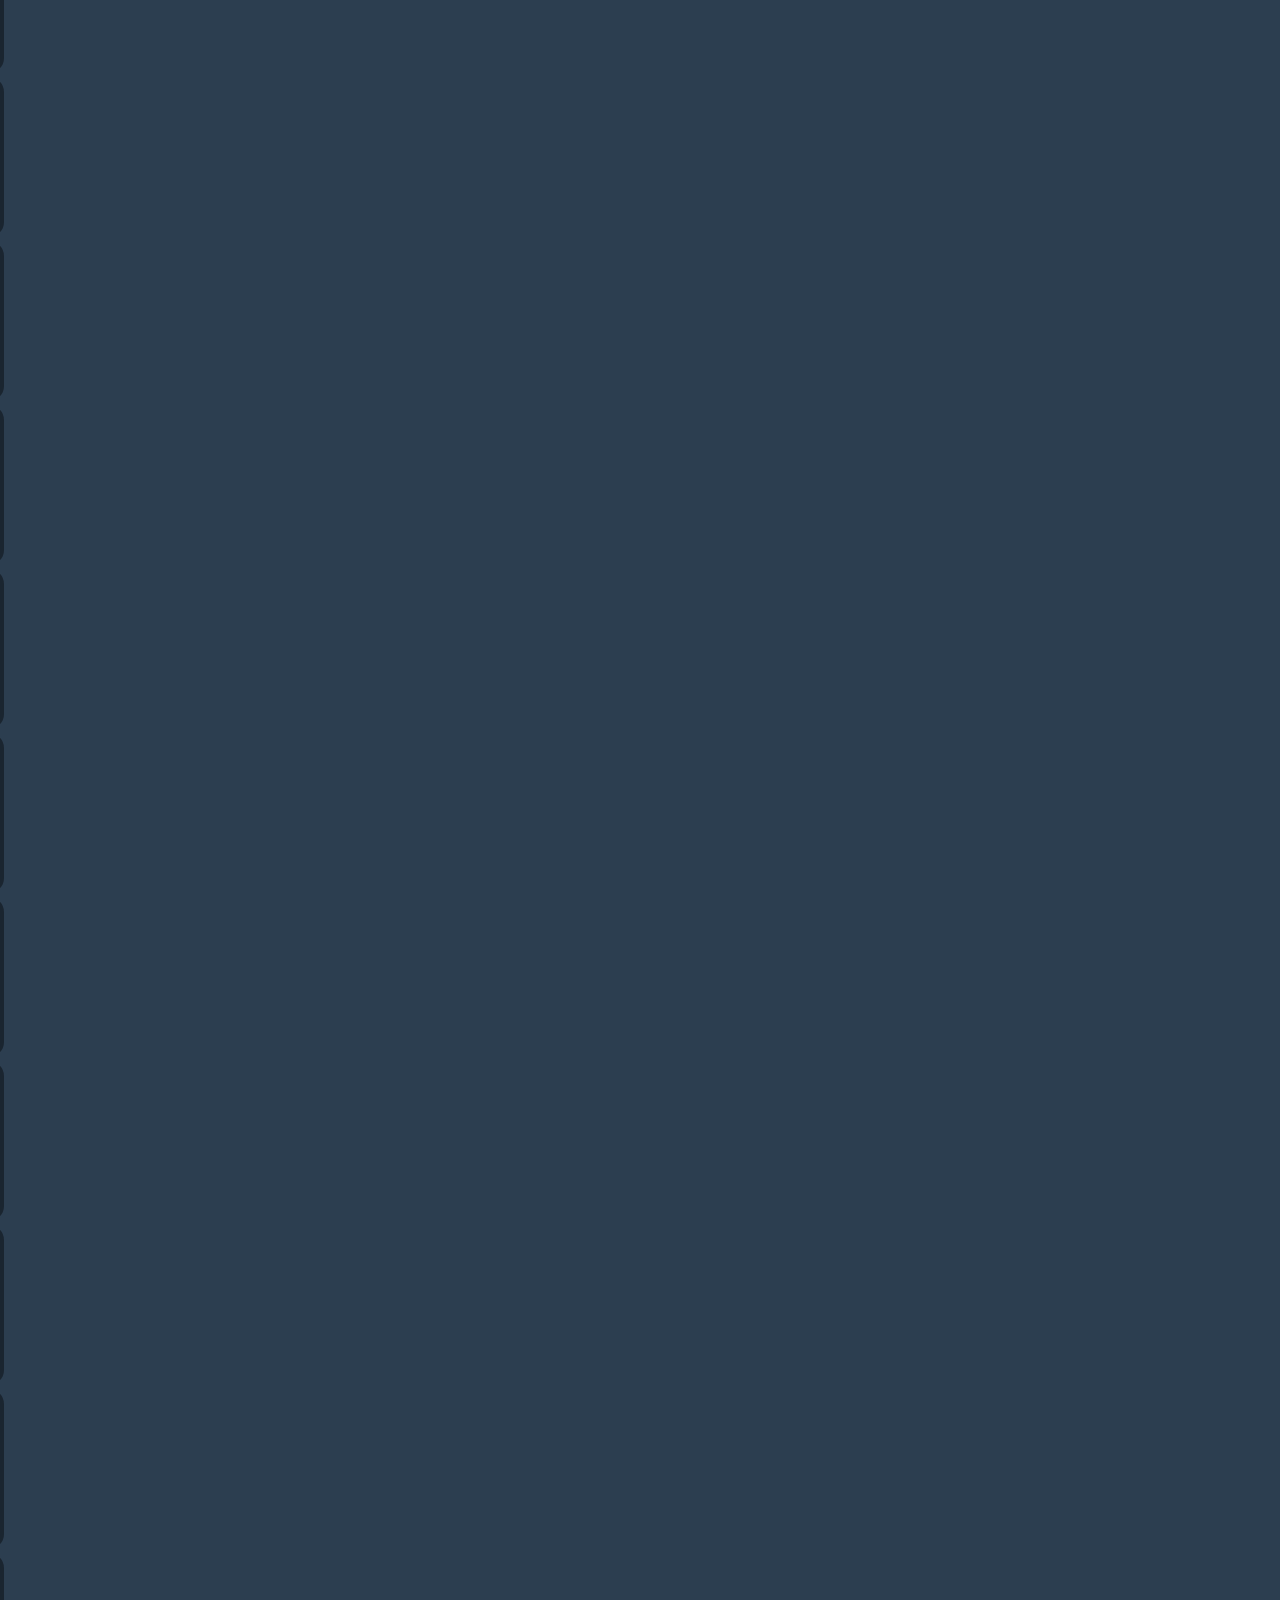
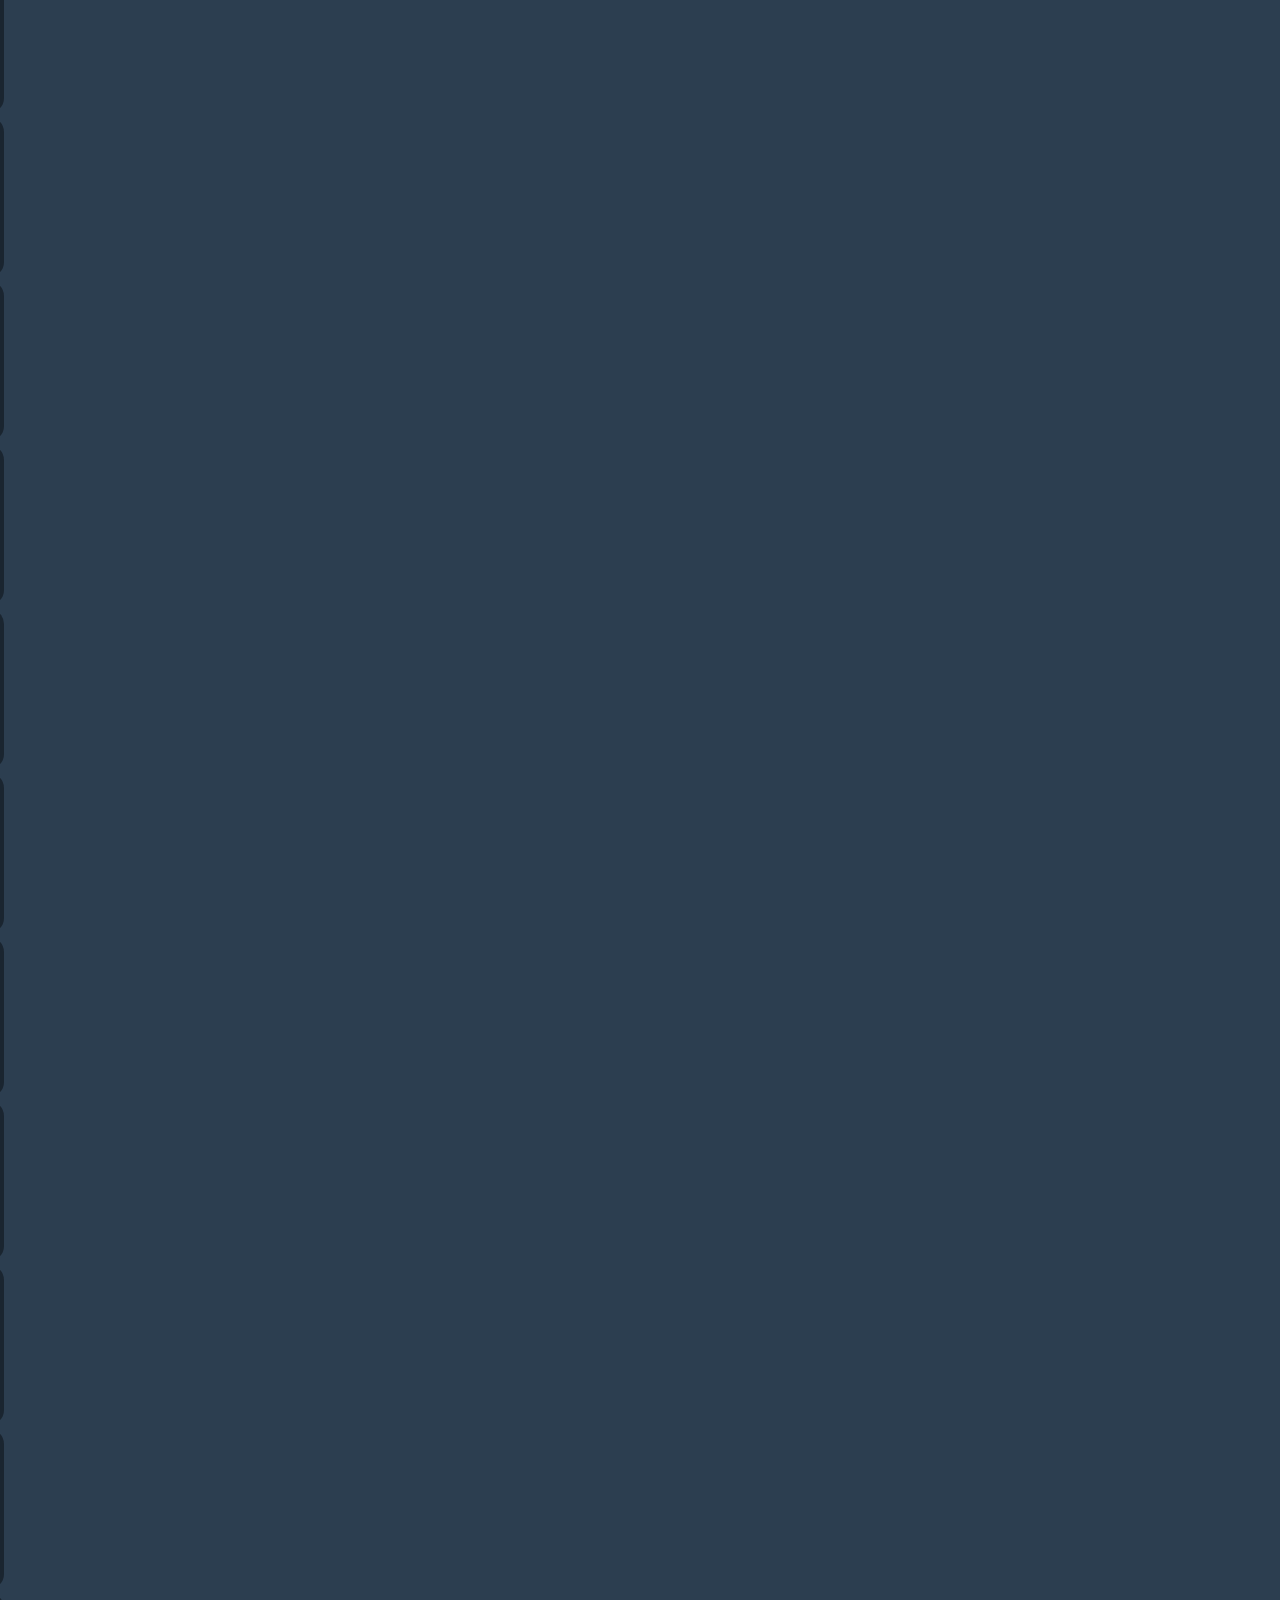
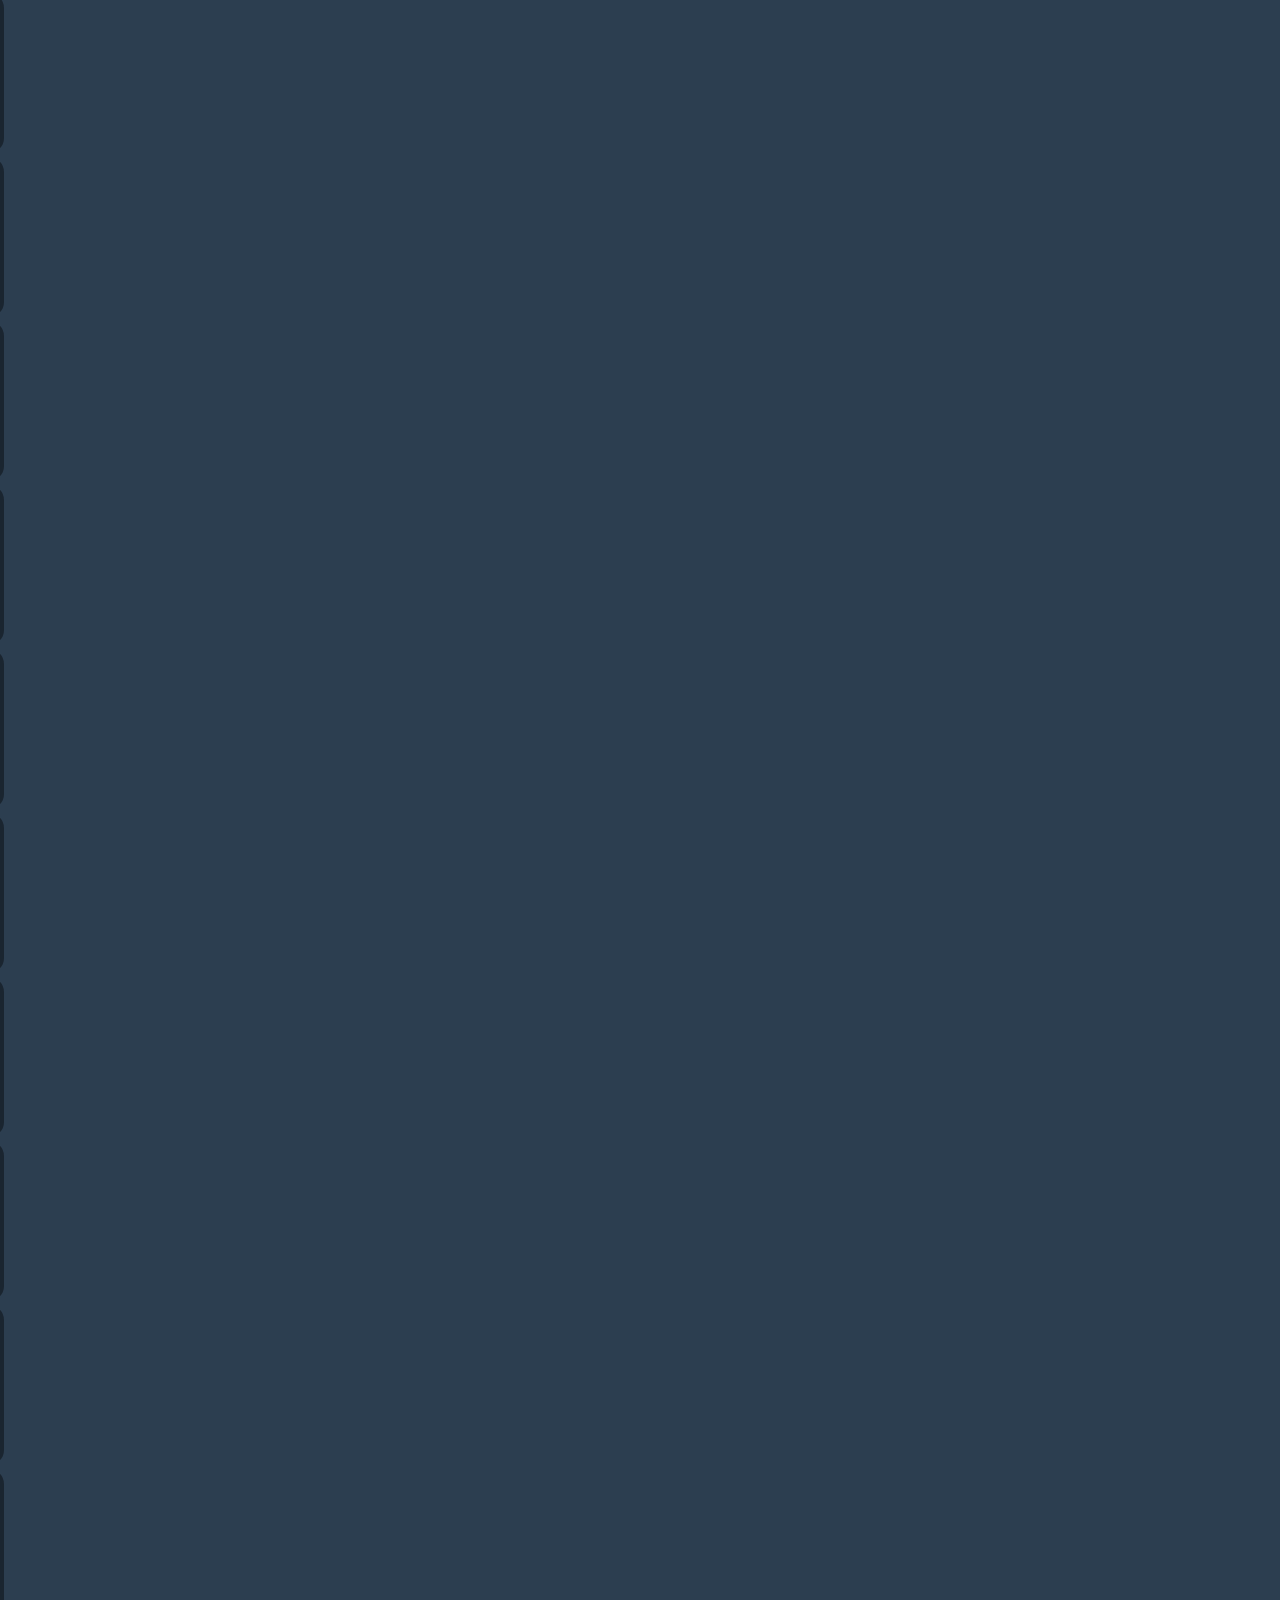
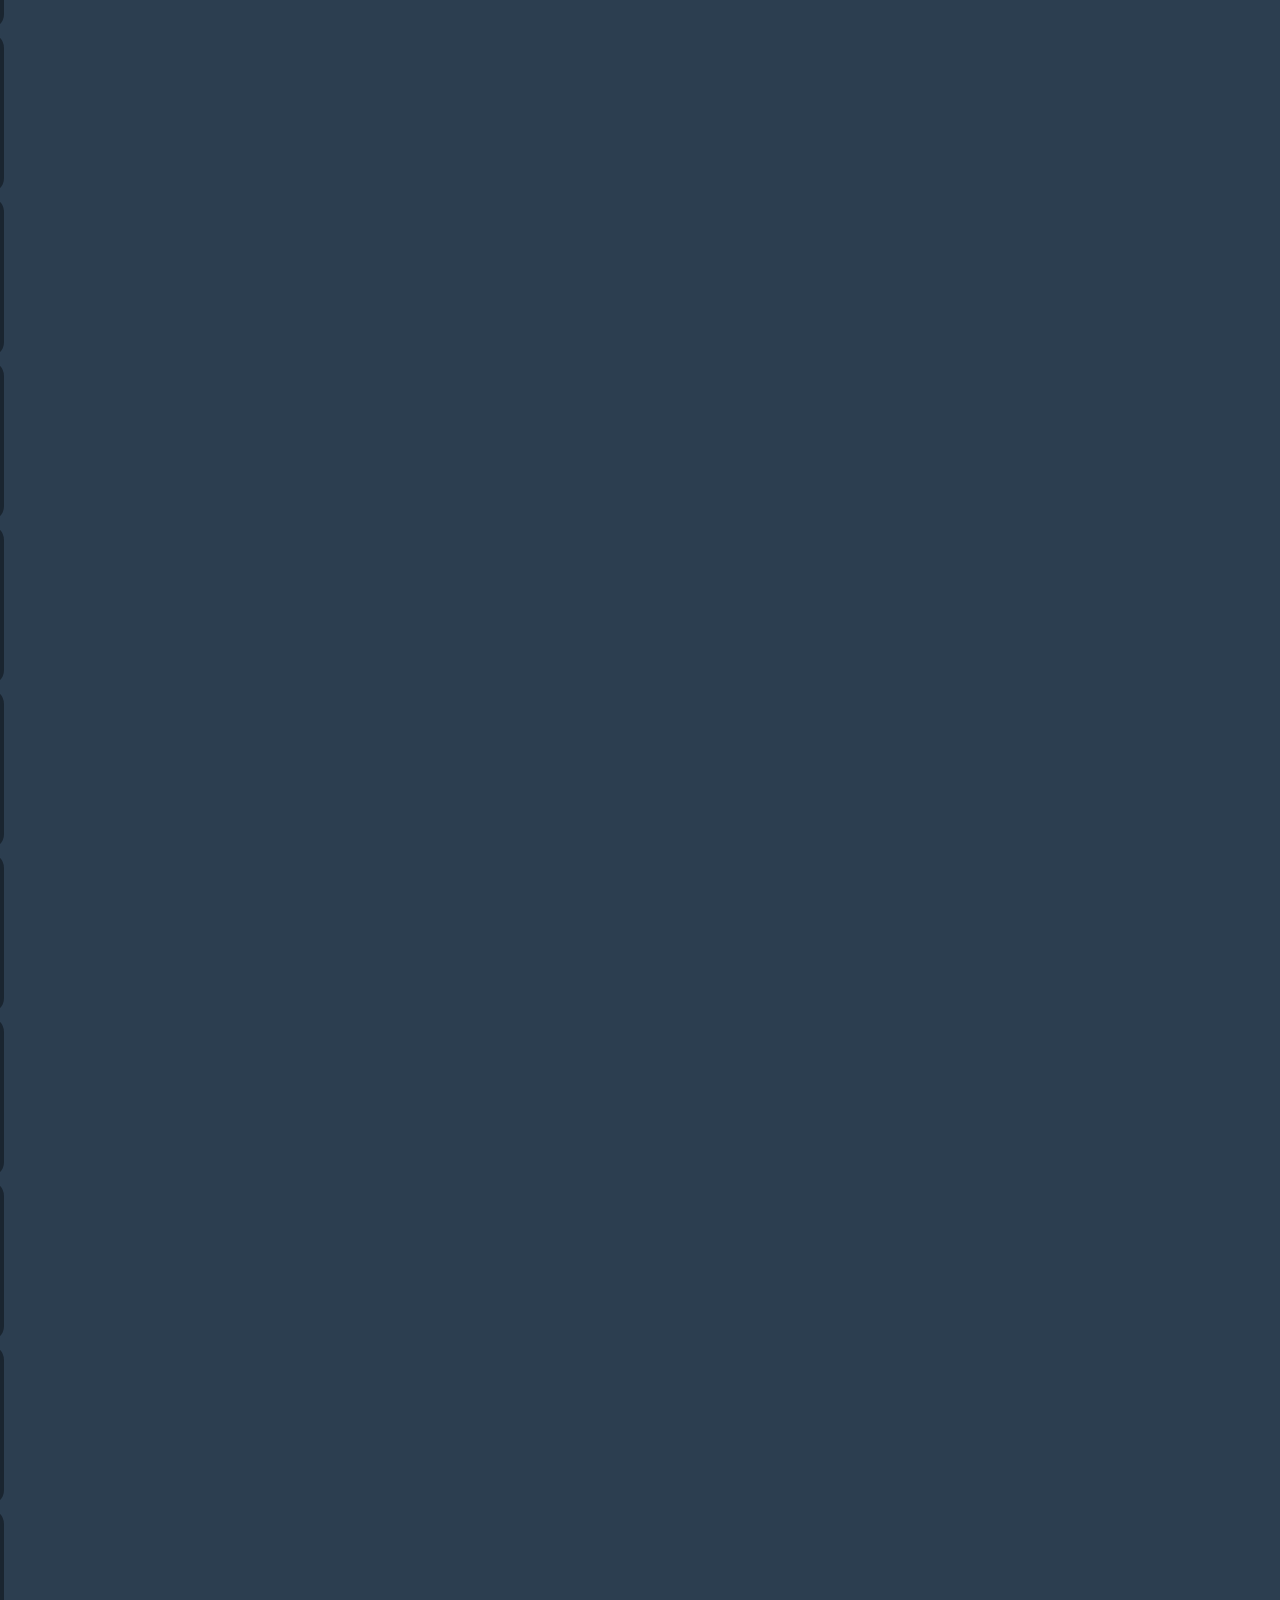
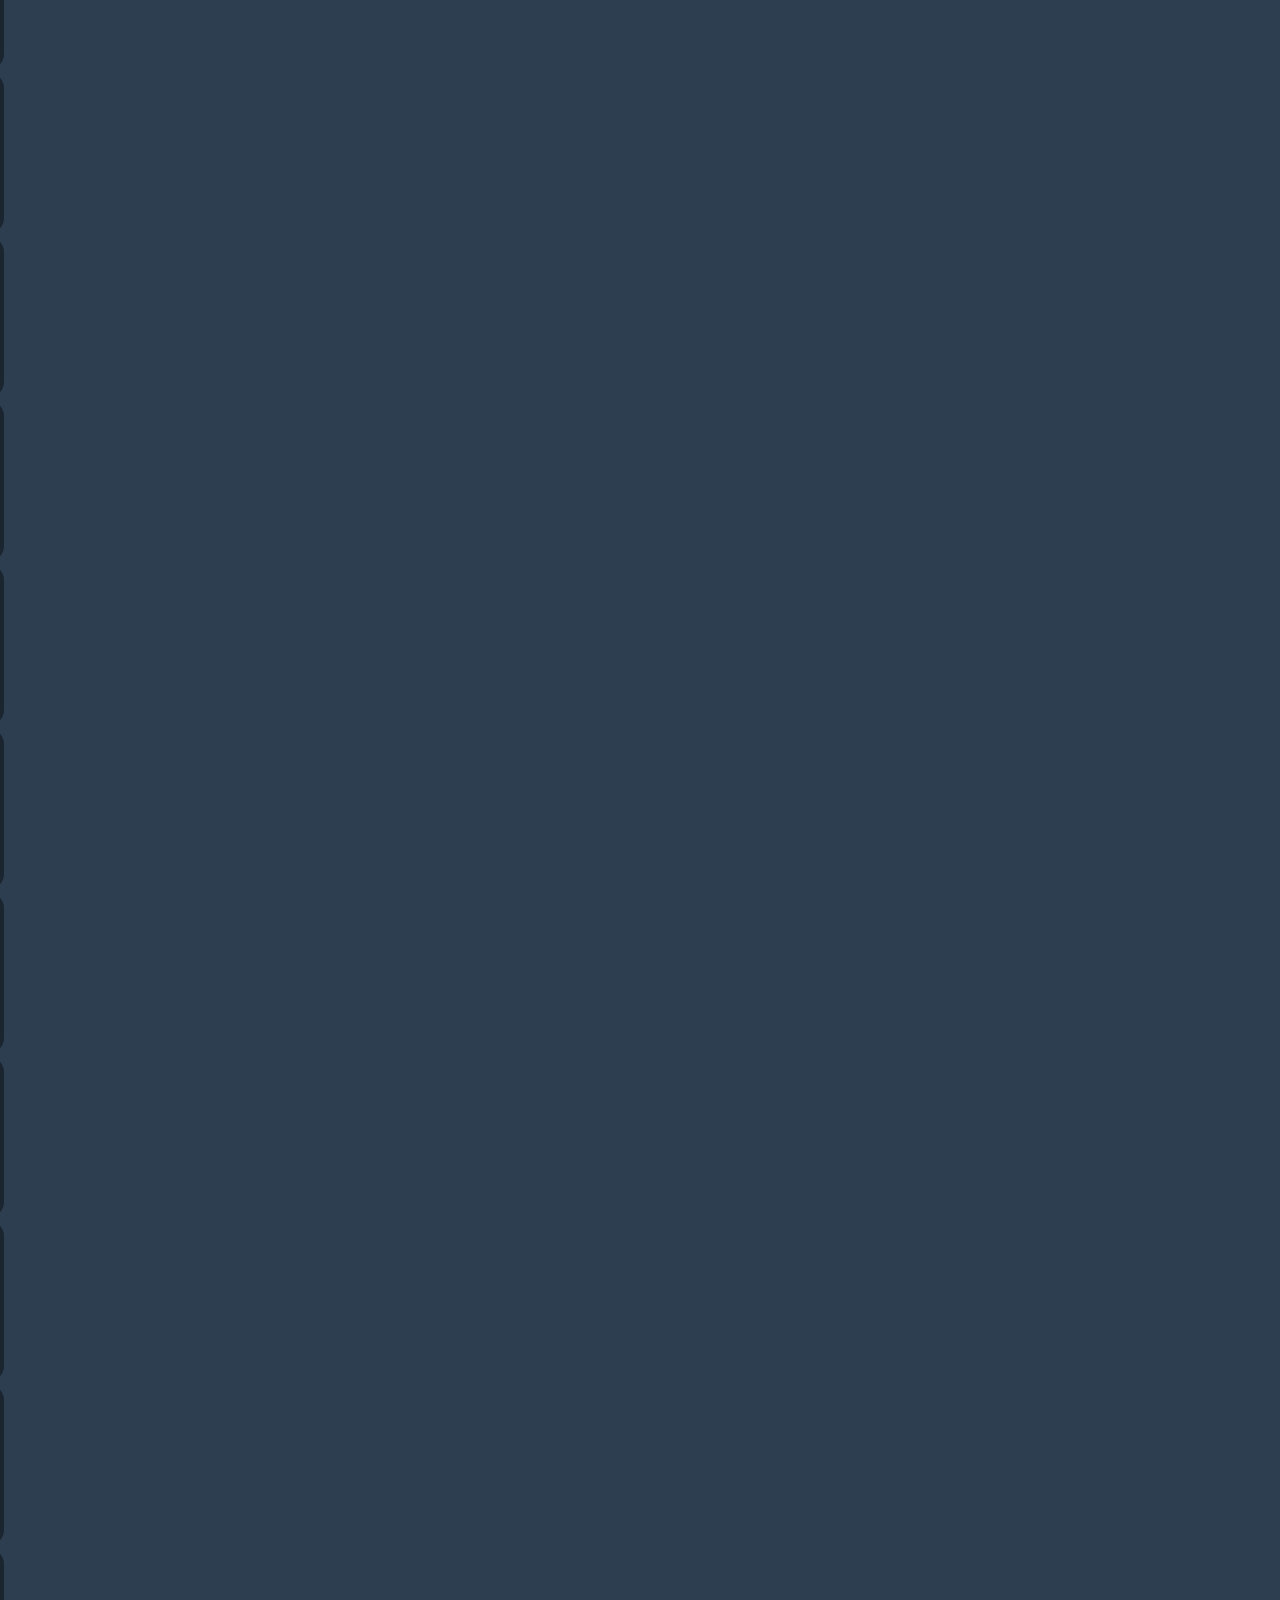
<file: pages/search.html>
<!DOCTYPE html>
<html lang="en">
<head>
  <meta charset="UTF-8">
  <meta name="viewport" content="width=device-width, initial-scale=1.0">
  <link rel="icon" href="../images/icons/brandparent.png">
  <link rel="stylesheet" href="../CSS/main-styles.css">
  <link rel="stylesheet" href="../CSS/search.css">
  <title>Thulium</title>
</head>
<body>

  <div class="load"></div>

  <input type="checkbox" id="sidebar-active">
  <div class="nav-menu">
    <label for="sidebar-active">
      <svg xmlns="http://www.w3.org/2000/svg" xmlns:v="https://svgstorm.com" viewBox="0 0 512 512" width="20" height="20">
        <g fill="None" fill-opacity="0.0" stroke="var(--text-prime)" stroke-opacity="0.02" stroke-width="0.3"><path d=" M 0.00 17.00  C 3.72 10.03 10.12 3.72 17.00 0.00 L 0.00 0.00 L 0.00 17.00 Z"/>
        </g>
        <g fill="None" fill-opacity="0.0" stroke="var(--text-prime)" stroke-opacity="0.96" stroke-width="0.3"><path d=" M 0.00 17.00  L 0.00 35.00 C 30.23 75.53 72.76 107.73 107.75 145.25 C 142.75 182.76 180.44 218.04 217.00 254.00 C 148.83 330.44 69.37 400.93 0.00 476.00 L 0.00 495.00 C 3.72 501.97 10.12 508.28 17.00 512.00 L 35.00 512.00 C 111.62 445.58 180.60 367.33 254.00 296.00 C 331.13 362.86 399.77 444.90 476.00 512.00 L 495.00 512.00 C 501.78 508.63 507.82 502.21 512.00 496.00 L 512.00 477.00 C 445.58 400.38 367.32 331.40 296.00 258.00 C 362.91 180.86 444.71 112.34 512.00 36.00 L 512.00 16.00 C 507.80 9.69 501.69 3.37 495.00 0.00 L 477.00 0.00 C 400.56 66.48 331.48 144.77 258.00 216.00 C 180.86 149.09 112.34 67.29 36.00 0.00 L 17.00 0.00 C 10.12 3.72 3.72 10.03 0.00 17.00 Z"/>
        </g>
        <g fill="None" fill-opacity="0.0" stroke="var(--text-prime)" stroke-opacity="0.00" stroke-width="0.3"><path d=" M 477.00 0.00  L 36.00 0.00 C 112.34 67.29 180.86 149.09 258.00 216.00 C 331.48 144.77 400.56 66.48 477.00 0.00 Z"/>
        </g>
        <g fill="None" fill-opacity="0.0" stroke="var(--text-prime)" stroke-opacity="0.02" stroke-width="0.3"><path d=" M 512.00 16.00  L 512.00 0.00 L 495.00 0.00 C 501.69 3.37 507.80 9.69 512.00 16.00 Z"/>
        </g>
        <g fill="None" fill-opacity="0.0" stroke="var(--text-prime)" stroke-opacity="0.00" stroke-width="0.3"><path d=" M 0.00 476.00  C 69.37 400.93 148.83 330.44 217.00 254.00 C 180.44 218.04 142.75 182.76 107.75 145.25 C 72.76 107.73 30.23 75.53 0.00 35.00 L 0.00 476.00 Z"/>
        </g>
        <g fill="None" fill-opacity="0.0" stroke="var(--text-prime)" stroke-opacity="0.00" stroke-width="0.3"><path d=" M 512.00 477.00  L 512.00 36.00 C 444.71 112.34 362.91 180.86 296.00 258.00 C 367.32 331.40 445.58 400.38 512.00 477.00 Z"/>
        </g>
        <g fill="None" fill-opacity="0.0" stroke="var(--text-prime)" stroke-opacity="0.00" stroke-width="0.3"><path d=" M 35.00 512.00  L 476.00 512.00 C 399.77 444.90 331.13 362.86 254.00 296.00 C 180.60 367.33 111.62 445.58 35.00 512.00 Z"/>
        </g>
        <g fill="None" fill-opacity="0.0" stroke="var(--text-prime)" stroke-opacity="0.02" stroke-width="0.3"><path d=" M 0.00 512.00  L 17.00 512.00 C 10.12 508.28 3.72 501.97 0.00 495.00 L 0.00 512.00 Z"/>
        </g>
        <g fill="None" fill-opacity="0.0" stroke="var(--text-prime)" stroke-opacity="0.02" stroke-width="0.3"><path d=" M 495.00 512.00  L 512.00 512.00 L 512.00 496.00 C 507.82 502.21 501.78 508.63 495.00 512.00 Z"/>
        </g>
        <g fill="var(--text-prime)" fill-opacity="0.02" stroke="None">
        <path d=" M 0.00 17.00  C 3.72 10.03 10.12 3.72 17.00 0.00 L 0.00 0.00 L 0.00 17.00 Z"/>
        </g>
        <g fill="var(--text-prime)" fill-opacity="0.96" stroke="None">
        <path d=" M 0.00 17.00  L 0.00 35.00 C 30.23 75.53 72.76 107.73 107.75 145.25 C 142.75 182.76 180.44 218.04 217.00 254.00 C 148.83 330.44 69.37 400.93 0.00 476.00 L 0.00 495.00 C 3.72 501.97 10.12 508.28 17.00 512.00 L 35.00 512.00 C 111.62 445.58 180.60 367.33 254.00 296.00 C 331.13 362.86 399.77 444.90 476.00 512.00 L 495.00 512.00 C 501.78 508.63 507.82 502.21 512.00 496.00 L 512.00 477.00 C 445.58 400.38 367.32 331.40 296.00 258.00 C 362.91 180.86 444.71 112.34 512.00 36.00 L 512.00 16.00 C 507.80 9.69 501.69 3.37 495.00 0.00 L 477.00 0.00 C 400.56 66.48 331.48 144.77 258.00 216.00 C 180.86 149.09 112.34 67.29 36.00 0.00 L 17.00 0.00 C 10.12 3.72 3.72 10.03 0.00 17.00 Z"/>
        </g>
        <g fill="var(--text-prime)" fill-opacity="0.00" stroke="None">
        <path d=" M 477.00 0.00  L 36.00 0.00 C 112.34 67.29 180.86 149.09 258.00 216.00 C 331.48 144.77 400.56 66.48 477.00 0.00 Z"/>
        </g>
        <g fill="var(--text-prime)" fill-opacity="0.02" stroke="None">
        <path d=" M 512.00 16.00  L 512.00 0.00 L 495.00 0.00 C 501.69 3.37 507.80 9.69 512.00 16.00 Z"/>
        </g>
        <g fill="var(--text-prime)" fill-opacity="0.00" stroke="None">
        <path d=" M 0.00 476.00  C 69.37 400.93 148.83 330.44 217.00 254.00 C 180.44 218.04 142.75 182.76 107.75 145.25 C 72.76 107.73 30.23 75.53 0.00 35.00 L 0.00 476.00 Z"/>
        </g>
        <g fill="var(--text-prime)" fill-opacity="0.00" stroke="None">
        <path d=" M 512.00 477.00  L 512.00 36.00 C 444.71 112.34 362.91 180.86 296.00 258.00 C 367.32 331.40 445.58 400.38 512.00 477.00 Z"/>
        </g>
        <g fill="var(--text-prime)" fill-opacity="0.00" stroke="None">
        <path d=" M 35.00 512.00  L 476.00 512.00 C 399.77 444.90 331.13 362.86 254.00 296.00 C 180.60 367.33 111.62 445.58 35.00 512.00 Z"/>
        </g>
        <g fill="var(--text-prime)" fill-opacity="0.02" stroke="None">
        <path d=" M 0.00 512.00  L 17.00 512.00 C 10.12 508.28 3.72 501.97 0.00 495.00 L 0.00 512.00 Z"/>
        </g>
        <g fill="var(--text-prime)" fill-opacity="0.02" stroke="None">
        <path d=" M 495.00 512.00  L 512.00 512.00 L 512.00 496.00 C 507.82 502.21 501.78 508.63 495.00 512.00 Z"/>
        </g>
      </svg>
    </label>
    <a href="quantam.html" class="pages-mb">Bismuth</a>
    <a href="#" class="pages-mb">Cadmium</a>
    <a href="table.html" class="pages-mb">Platinum</a>
    <a href="element.html" class="pages-mb">Thulium</a>
  </div>
  <label for="sidebar-active" class="over-lay"></label>

  <div class="mainTitle">
      <a class="homing" href="index.html">
          <svg xmlns="http://www.w3.org/2000/svg" xmlns:v="https://svgstorm.com" viewBox="0 0 340 340">
            <g fill="None" fill-opacity="0.0" stroke="var(--frist-color)" stroke-opacity="0.00" stroke-width="0.3"><path d=" M 0.00 340.00  L 340.00 340.00 L 340.00 0.00 L 0.00 0.00 L 0.00 340.00 M 180.00 12.00  C 264.87 20.21 334.12 94.41 328.00 182.00 C 321.88 269.59 243.22 334.10 157.00 329.00 C 70.78 323.90 5.70 242.42 11.33 159.33 C 16.96 76.24 94.04 3.68 180.00 12.00 Z"/>
            </g>
            <g fill="None" fill-opacity="0.0" stroke="var(--frist-color)" stroke-opacity="0.81" stroke-width="0.3"><path d=" M 180.00 12.00  C 94.04 3.68 16.96 76.24 11.33 159.33 C 5.70 242.42 70.78 323.90 157.00 329.00 C 243.22 334.10 321.88 269.59 328.00 182.00 C 334.12 94.41 264.87 20.21 180.00 12.00 M 176.00 18.00  C 238.65 24.06 294.59 60.80 314.32 123.68 C 334.05 186.55 312.28 256.25 257.25 295.25 C 202.23 334.26 126.90 330.41 74.25 289.75 C 21.60 249.09 3.83 172.35 27.93 113.93 C 52.03 55.51 112.09 11.82 176.00 18.00 Z"/>
            </g>
            <g fill="None" fill-opacity="0.0" stroke="var(--frist-color)" stroke-opacity="0.00" stroke-width="0.3"><path d=" M 176.00 18.00  C 112.09 11.82 52.03 55.51 27.93 113.93 C 3.83 172.35 21.60 249.09 74.25 289.75 C 126.90 330.41 202.23 334.26 257.25 295.25 C 312.28 256.25 334.05 186.55 314.32 123.68 C 294.59 60.80 238.65 24.06 176.00 18.00 M 194.00 118.00  C 202.09 116.65 213.39 113.59 221.67 115.33 C 229.95 117.07 235.40 123.16 236.98 131.02 C 238.55 138.89 233.19 148.65 229.70 154.70 C 226.20 160.74 217.35 167.03 220.77 173.23 C 224.19 179.43 236.37 175.08 236.97 184.03 C 237.57 192.98 236.21 199.94 237.00 209.00 C 237.79 218.06 227.80 221.84 220.98 223.98 C 214.15 226.11 202.01 223.16 195.00 221.00 C 191.18 231.41 188.74 236.43 180.75 244.75 C 172.77 253.07 161.83 248.86 154.25 242.75 C 146.66 236.64 147.37 220.79 138.30 222.31 C 129.24 223.82 116.39 226.93 107.75 220.25 C 99.12 213.56 98.95 203.24 102.93 193.93 C 106.90 184.61 111.64 177.80 119.00 171.00 C 116.97 161.95 95.92 161.35 99.78 149.78 C 103.65 138.20 96.93 125.83 108.25 118.25 C 119.57 110.66 131.85 116.29 143.00 119.00 C 146.06 107.14 153.51 90.79 168.00 90.00 C 182.49 89.21 191.40 105.92 194.00 118.00 Z"/>
            </g>
            <g fill="None" fill-opacity="0.0" stroke="var(--text-prime)" stroke-opacity="0.88" stroke-width="0.3"><path d=" M 194.00 118.00  C 191.40 105.92 182.49 89.21 168.00 90.00 C 153.51 90.79 146.06 107.14 143.00 119.00 C 131.85 116.29 119.57 110.66 108.25 118.25 C 96.93 125.83 103.65 138.20 99.78 149.78 C 95.92 161.35 116.97 161.95 119.00 171.00 C 111.64 177.80 106.90 184.61 102.93 193.93 C 98.95 203.24 99.12 213.56 107.75 220.25 C 116.39 226.93 129.24 223.82 138.30 222.31 C 147.37 220.79 146.66 236.64 154.25 242.75 C 161.83 248.86 172.77 253.07 180.75 244.75 C 188.74 236.43 191.18 231.41 195.00 221.00 C 202.01 223.16 214.15 226.11 220.98 223.98 C 227.80 221.84 237.79 218.06 237.00 209.00 C 236.21 199.94 237.57 192.98 236.97 184.03 C 236.37 175.08 224.19 179.43 220.77 173.23 C 217.35 167.03 226.20 160.74 229.70 154.70 C 233.19 148.65 238.55 138.89 236.98 131.02 C 235.40 123.16 229.95 117.07 221.67 115.33 C 213.39 113.59 202.09 116.65 194.00 118.00 M 187.00 122.00  C 180.33 121.46 175.16 129.75 168.97 129.97 C 162.78 130.20 157.24 122.27 151.00 122.00 C 152.89 113.91 157.85 97.63 169.01 98.01 C 180.17 98.38 183.42 114.43 187.00 122.00 M 140.00 126.00  C 137.16 139.17 139.52 155.22 126.00 163.00 C 117.93 161.44 123.13 153.76 121.67 148.33 C 120.21 142.90 114.07 140.12 109.00 139.00 C 104.78 119.63 128.47 121.88 140.00 126.00 M 213.00 164.00  C 208.57 161.22 205.94 155.81 201.00 154.00 C 200.74 144.40 198.12 135.41 197.00 126.00 C 206.60 122.97 227.55 119.76 228.20 133.25 C 228.84 146.73 218.37 153.38 213.00 164.00 M 160.00 135.00  C 156.11 139.11 150.56 141.55 146.00 145.00 C 145.54 139.70 146.86 134.91 148.00 130.00 C 152.24 131.02 155.93 133.73 160.00 135.00 M 189.00 130.00  C 189.85 134.97 192.60 140.10 191.00 145.00 C 186.57 141.24 181.20 138.66 177.00 135.00 C 181.31 134.26 184.67 130.74 189.00 130.00 M 169.00 140.00  C 176.57 144.79 180.47 148.20 188.25 153.75 C 196.03 159.30 192.25 173.69 193.00 183.00 C 181.88 187.00 175.45 202.71 162.92 196.08 C 150.40 189.44 141.74 179.91 144.00 165.00 C 146.26 150.09 157.88 148.18 169.00 140.00 M 207.00 169.00  C 205.74 170.93 204.00 172.91 202.00 174.00 C 202.00 171.00 202.00 168.00 202.00 165.00 C 204.04 165.81 204.97 168.27 207.00 169.00 M 135.00 166.00  C 136.87 166.99 136.25 174.01 132.77 172.21 C 129.29 170.41 132.46 164.66 135.00 166.00 M 124.00 176.00  C 137.31 180.56 137.57 197.17 139.00 208.00 C 140.42 218.84 111.67 220.65 109.08 208.92 C 106.49 197.20 118.71 185.28 124.00 176.00 M 227.00 199.00  C 231.55 205.29 226.12 215.69 218.98 215.98 C 211.83 216.26 197.21 216.82 197.93 208.92 C 198.65 201.03 200.38 191.68 202.75 184.75 C 205.13 177.83 217.90 174.00 216.64 182.70 C 215.39 191.39 216.03 198.66 227.00 199.00 M 148.00 210.00  C 146.87 204.81 145.67 199.58 146.00 194.00 C 149.25 197.79 154.55 198.48 157.75 202.25 C 160.95 206.03 150.34 207.96 148.00 210.00 M 191.00 195.00  C 192.46 199.84 189.31 204.92 189.00 210.00 C 185.75 207.34 178.66 207.41 179.00 202.00 C 183.56 201.01 186.61 196.26 191.00 195.00 M 187.00 218.00  C 183.08 225.29 180.06 241.91 168.78 241.78 C 157.49 241.64 152.91 225.34 151.00 217.00 C 157.41 218.16 162.80 208.52 168.75 209.41 C 174.69 210.29 180.94 216.78 187.00 218.00 Z"/>
            </g>
            <g fill="None" fill-opacity="0.0" stroke="var(--frist-color)" stroke-opacity="0.00" stroke-width="0.3"><path d=" M 187.00 122.00  C 183.42 114.43 180.17 98.38 169.01 98.01 C 157.85 97.63 152.89 113.91 151.00 122.00 C 157.24 122.27 162.78 130.20 168.97 129.97 C 175.16 129.75 180.33 121.46 187.00 122.00 Z"/>
            </g>
            <g fill="None" fill-opacity="0.0" stroke="var(--frist-color)" stroke-opacity="0.00" stroke-width="0.3"><path d=" M 140.00 126.00  C 128.47 121.88 104.78 119.63 109.00 139.00 C 114.07 140.12 120.21 142.90 121.67 148.33 C 123.13 153.76 117.93 161.44 126.00 163.00 C 139.52 155.22 137.16 139.17 140.00 126.00 Z"/>
            </g>
            <g fill="None" fill-opacity="0.0" stroke="var(--frist-color)" stroke-opacity="0.00" stroke-width="0.3"><path d=" M 213.00 164.00  C 218.37 153.38 228.84 146.73 228.20 133.25 C 227.55 119.76 206.60 122.97 197.00 126.00 C 198.12 135.41 200.74 144.40 201.00 154.00 C 205.94 155.81 208.57 161.22 213.00 164.00 Z"/>
            </g>
            <g fill="None" fill-opacity="0.0" stroke="var(--frist-color)" stroke-opacity="0.00" stroke-width="0.3"><path d=" M 160.00 135.00  C 155.93 133.73 152.24 131.02 148.00 130.00 C 146.86 134.91 145.54 139.70 146.00 145.00 C 150.56 141.55 156.11 139.11 160.00 135.00 Z"/>
            </g>
            <g fill="None" fill-opacity="0.0" stroke="var(--frist-color)" stroke-opacity="0.00" stroke-width="0.3"><path d=" M 189.00 130.00  C 184.67 130.74 181.31 134.26 177.00 135.00 C 181.20 138.66 186.57 141.24 191.00 145.00 C 192.60 140.10 189.85 134.97 189.00 130.00 Z"/>
            </g>
            <g fill="None" fill-opacity="0.0" stroke="var(--frist-color)" stroke-opacity="0.00" stroke-width="0.3"><path d=" M 169.00 140.00  C 157.88 148.18 146.26 150.09 144.00 165.00 C 141.74 179.91 150.40 189.44 162.92 196.08 C 175.45 202.71 181.88 187.00 193.00 183.00 C 192.25 173.69 196.03 159.30 188.25 153.75 C 180.47 148.20 176.57 144.79 169.00 140.00 M 170.00 158.00  C 183.88 159.23 182.43 182.75 167.75 181.20 C 153.08 179.65 154.98 156.67 170.00 158.00 Z"/>
            </g>
            <g fill="None" fill-opacity="0.0" stroke="var(--text-prime)" stroke-opacity="0.90" stroke-width="0.3"><path d=" M 170.00 158.00  C 154.98 156.67 153.08 179.65 167.75 181.20 C 182.43 182.75 183.88 159.23 170.00 158.00 Z"/>
            </g>
            <g fill="None" fill-opacity="0.0" stroke="var(--frist-color)" stroke-opacity="0.00" stroke-width="0.3"><path d=" M 207.00 169.00  C 204.97 168.27 204.04 165.81 202.00 165.00 C 202.00 168.00 202.00 171.00 202.00 174.00 C 204.00 172.91 205.74 170.93 207.00 169.00 Z"/>
            </g>
            <g fill="None" fill-opacity="0.0" stroke="var(--frist-color)" stroke-opacity="0.00" stroke-width="0.3"><path d=" M 135.00 166.00  C 132.46 164.66 129.29 170.41 132.77 172.21 C 136.25 174.01 136.87 166.99 135.00 166.00 Z"/>
            </g>
            <g fill="None" fill-opacity="0.0" stroke="var(--frist-color)" stroke-opacity="0.00" stroke-width="0.3"><path d=" M 124.00 176.00  C 118.71 185.28 106.49 197.20 109.08 208.92 C 111.67 220.65 140.42 218.84 139.00 208.00 C 137.57 197.17 137.31 180.56 124.00 176.00 Z"/>
            </g>
            <g fill="None" fill-opacity="0.0" stroke="var(--frist-color)" stroke-opacity="0.00" stroke-width="0.3"><path d=" M 227.00 199.00  C 216.03 198.66 215.39 191.39 216.64 182.70 C 217.90 174.00 205.13 177.83 202.75 184.75 C 200.38 191.68 198.65 201.03 197.93 208.92 C 197.21 216.82 211.83 216.26 218.98 215.98 C 226.12 215.69 231.55 205.29 227.00 199.00 Z"/>
            </g>
            <g fill="None" fill-opacity="0.0" stroke="var(--frist-color)" stroke-opacity="0.00" stroke-width="0.3"><path d=" M 148.00 210.00  C 150.34 207.96 160.95 206.03 157.75 202.25 C 154.55 198.48 149.25 197.79 146.00 194.00 C 145.67 199.58 146.87 204.81 148.00 210.00 Z"/>
            </g>
            <g fill="None" fill-opacity="0.0" stroke="var(--frist-color)" stroke-opacity="0.00" stroke-width="0.3"><path d=" M 191.00 195.00  C 186.61 196.26 183.56 201.01 179.00 202.00 C 178.66 207.41 185.75 207.34 189.00 210.00 C 189.31 204.92 192.46 199.84 191.00 195.00 Z"/>
            </g>
            <g fill="None" fill-opacity="0.0" stroke="var(--frist-color)" stroke-opacity="0.00" stroke-width="0.3"><path d=" M 187.00 218.00  C 180.94 216.78 174.69 210.29 168.75 209.41 C 162.80 208.52 157.41 218.16 151.00 217.00 C 152.91 225.34 157.49 241.64 168.78 241.78 C 180.06 241.91 183.08 225.29 187.00 218.00 Z"/>
            </g>
            <g fill="var(--frist-color)" fill-opacity="0.00" stroke="None"><path d=" M 0.00 340.00  L 340.00 340.00 L 340.00 0.00 L 0.00 0.00 L 0.00 340.00 M 180.00 12.00  C 264.87 20.21 334.12 94.41 328.00 182.00 C 321.88 269.59 243.22 334.10 157.00 329.00 C 70.78 323.90 5.70 242.42 11.33 159.33 C 16.96 76.24 94.04 3.68 180.00 12.00 Z"/>
            </g>
            <g fill="var(--frist-color)" fill-opacity="0.81" stroke="None"><path d=" M 180.00 12.00  C 94.04 3.68 16.96 76.24 11.33 159.33 C 5.70 242.42 70.78 323.90 157.00 329.00 C 243.22 334.10 321.88 269.59 328.00 182.00 C 334.12 94.41 264.87 20.21 180.00 12.00 M 176.00 18.00  C 238.65 24.06 294.59 60.80 314.32 123.68 C 334.05 186.55 312.28 256.25 257.25 295.25 C 202.23 334.26 126.90 330.41 74.25 289.75 C 21.60 249.09 3.83 172.35 27.93 113.93 C 52.03 55.51 112.09 11.82 176.00 18.00 Z"/>
            </g>
            <g fill="var(--frist-color)" fill-opacity="0.00" stroke="None"><path d=" M 176.00 18.00  C 112.09 11.82 52.03 55.51 27.93 113.93 C 3.83 172.35 21.60 249.09 74.25 289.75 C 126.90 330.41 202.23 334.26 257.25 295.25 C 312.28 256.25 334.05 186.55 314.32 123.68 C 294.59 60.80 238.65 24.06 176.00 18.00 M 194.00 118.00  C 202.09 116.65 213.39 113.59 221.67 115.33 C 229.95 117.07 235.40 123.16 236.98 131.02 C 238.55 138.89 233.19 148.65 229.70 154.70 C 226.20 160.74 217.35 167.03 220.77 173.23 C 224.19 179.43 236.37 175.08 236.97 184.03 C 237.57 192.98 236.21 199.94 237.00 209.00 C 237.79 218.06 227.80 221.84 220.98 223.98 C 214.15 226.11 202.01 223.16 195.00 221.00 C 191.18 231.41 188.74 236.43 180.75 244.75 C 172.77 253.07 161.83 248.86 154.25 242.75 C 146.66 236.64 147.37 220.79 138.30 222.31 C 129.24 223.82 116.39 226.93 107.75 220.25 C 99.12 213.56 98.95 203.24 102.93 193.93 C 106.90 184.61 111.64 177.80 119.00 171.00 C 116.97 161.95 95.92 161.35 99.78 149.78 C 103.65 138.20 96.93 125.83 108.25 118.25 C 119.57 110.66 131.85 116.29 143.00 119.00 C 146.06 107.14 153.51 90.79 168.00 90.00 C 182.49 89.21 191.40 105.92 194.00 118.00 Z"/>
            </g>
            <g fill="var(--text-prime)" fill-opacity="0.88" stroke="None"><path d=" M 194.00 118.00  C 191.40 105.92 182.49 89.21 168.00 90.00 C 153.51 90.79 146.06 107.14 143.00 119.00 C 131.85 116.29 119.57 110.66 108.25 118.25 C 96.93 125.83 103.65 138.20 99.78 149.78 C 95.92 161.35 116.97 161.95 119.00 171.00 C 111.64 177.80 106.90 184.61 102.93 193.93 C 98.95 203.24 99.12 213.56 107.75 220.25 C 116.39 226.93 129.24 223.82 138.30 222.31 C 147.37 220.79 146.66 236.64 154.25 242.75 C 161.83 248.86 172.77 253.07 180.75 244.75 C 188.74 236.43 191.18 231.41 195.00 221.00 C 202.01 223.16 214.15 226.11 220.98 223.98 C 227.80 221.84 237.79 218.06 237.00 209.00 C 236.21 199.94 237.57 192.98 236.97 184.03 C 236.37 175.08 224.19 179.43 220.77 173.23 C 217.35 167.03 226.20 160.74 229.70 154.70 C 233.19 148.65 238.55 138.89 236.98 131.02 C 235.40 123.16 229.95 117.07 221.67 115.33 C 213.39 113.59 202.09 116.65 194.00 118.00 M 187.00 122.00  C 180.33 121.46 175.16 129.75 168.97 129.97 C 162.78 130.20 157.24 122.27 151.00 122.00 C 152.89 113.91 157.85 97.63 169.01 98.01 C 180.17 98.38 183.42 114.43 187.00 122.00 M 140.00 126.00  C 137.16 139.17 139.52 155.22 126.00 163.00 C 117.93 161.44 123.13 153.76 121.67 148.33 C 120.21 142.90 114.07 140.12 109.00 139.00 C 104.78 119.63 128.47 121.88 140.00 126.00 M 213.00 164.00  C 208.57 161.22 205.94 155.81 201.00 154.00 C 200.74 144.40 198.12 135.41 197.00 126.00 C 206.60 122.97 227.55 119.76 228.20 133.25 C 228.84 146.73 218.37 153.38 213.00 164.00 M 160.00 135.00  C 156.11 139.11 150.56 141.55 146.00 145.00 C 145.54 139.70 146.86 134.91 148.00 130.00 C 152.24 131.02 155.93 133.73 160.00 135.00 M 189.00 130.00  C 189.85 134.97 192.60 140.10 191.00 145.00 C 186.57 141.24 181.20 138.66 177.00 135.00 C 181.31 134.26 184.67 130.74 189.00 130.00 M 169.00 140.00  C 176.57 144.79 180.47 148.20 188.25 153.75 C 196.03 159.30 192.25 173.69 193.00 183.00 C 181.88 187.00 175.45 202.71 162.92 196.08 C 150.40 189.44 141.74 179.91 144.00 165.00 C 146.26 150.09 157.88 148.18 169.00 140.00 M 207.00 169.00  C 205.74 170.93 204.00 172.91 202.00 174.00 C 202.00 171.00 202.00 168.00 202.00 165.00 C 204.04 165.81 204.97 168.27 207.00 169.00 M 135.00 166.00  C 136.87 166.99 136.25 174.01 132.77 172.21 C 129.29 170.41 132.46 164.66 135.00 166.00 M 124.00 176.00  C 137.31 180.56 137.57 197.17 139.00 208.00 C 140.42 218.84 111.67 220.65 109.08 208.92 C 106.49 197.20 118.71 185.28 124.00 176.00 M 227.00 199.00  C 231.55 205.29 226.12 215.69 218.98 215.98 C 211.83 216.26 197.21 216.82 197.93 208.92 C 198.65 201.03 200.38 191.68 202.75 184.75 C 205.13 177.83 217.90 174.00 216.64 182.70 C 215.39 191.39 216.03 198.66 227.00 199.00 M 148.00 210.00  C 146.87 204.81 145.67 199.58 146.00 194.00 C 149.25 197.79 154.55 198.48 157.75 202.25 C 160.95 206.03 150.34 207.96 148.00 210.00 M 191.00 195.00  C 192.46 199.84 189.31 204.92 189.00 210.00 C 185.75 207.34 178.66 207.41 179.00 202.00 C 183.56 201.01 186.61 196.26 191.00 195.00 M 187.00 218.00  C 183.08 225.29 180.06 241.91 168.78 241.78 C 157.49 241.64 152.91 225.34 151.00 217.00 C 157.41 218.16 162.80 208.52 168.75 209.41 C 174.69 210.29 180.94 216.78 187.00 218.00 Z"/>
            </g>
            <g fill="var(--frist-color)" fill-opacity="0.00" stroke="None"><path d=" M 187.00 122.00  C 183.42 114.43 180.17 98.38 169.01 98.01 C 157.85 97.63 152.89 113.91 151.00 122.00 C 157.24 122.27 162.78 130.20 168.97 129.97 C 175.16 129.75 180.33 121.46 187.00 122.00 Z"/>
            </g>
            <g fill="var(--frist-color)" fill-opacity="0.00" stroke="None"><path d=" M 140.00 126.00  C 128.47 121.88 104.78 119.63 109.00 139.00 C 114.07 140.12 120.21 142.90 121.67 148.33 C 123.13 153.76 117.93 161.44 126.00 163.00 C 139.52 155.22 137.16 139.17 140.00 126.00 Z"/>
            </g>
            <g fill="var(--frist-color)" fill-opacity="0.00" stroke="None"><path d=" M 213.00 164.00  C 218.37 153.38 228.84 146.73 228.20 133.25 C 227.55 119.76 206.60 122.97 197.00 126.00 C 198.12 135.41 200.74 144.40 201.00 154.00 C 205.94 155.81 208.57 161.22 213.00 164.00 Z"/>
            </g>
            <g fill="var(--frist-color)" fill-opacity="0.00" stroke="None"><path d=" M 160.00 135.00  C 155.93 133.73 152.24 131.02 148.00 130.00 C 146.86 134.91 145.54 139.70 146.00 145.00 C 150.56 141.55 156.11 139.11 160.00 135.00 Z"/>
            </g>
            <g fill="var(--frist-color)" fill-opacity="0.00" stroke="None"><path d=" M 189.00 130.00  C 184.67 130.74 181.31 134.26 177.00 135.00 C 181.20 138.66 186.57 141.24 191.00 145.00 C 192.60 140.10 189.85 134.97 189.00 130.00 Z"/>
            </g>
            <g fill="var(--frist-color)" fill-opacity="0.00" stroke="None"><path d=" M 169.00 140.00  C 157.88 148.18 146.26 150.09 144.00 165.00 C 141.74 179.91 150.40 189.44 162.92 196.08 C 175.45 202.71 181.88 187.00 193.00 183.00 C 192.25 173.69 196.03 159.30 188.25 153.75 C 180.47 148.20 176.57 144.79 169.00 140.00 M 170.00 158.00  C 183.88 159.23 182.43 182.75 167.75 181.20 C 153.08 179.65 154.98 156.67 170.00 158.00 Z"/>
            </g>
            <g fill="var(--text-prime)" fill-opacity="0.90" stroke="None"><path d=" M 170.00 158.00  C 154.98 156.67 153.08 179.65 167.75 181.20 C 182.43 182.75 183.88 159.23 170.00 158.00 Z"/>
            </g>
            <g fill="var(--frist-color)" fill-opacity="0.00" stroke="None"><path d=" M 207.00 169.00  C 204.97 168.27 204.04 165.81 202.00 165.00 C 202.00 168.00 202.00 171.00 202.00 174.00 C 204.00 172.91 205.74 170.93 207.00 169.00 Z"/>
            </g>
            <g fill="var(--frist-color)" fill-opacity="0.00" stroke="None"><path d=" M 135.00 166.00  C 132.46 164.66 129.29 170.41 132.77 172.21 C 136.25 174.01 136.87 166.99 135.00 166.00 Z"/>
            </g>
            <g fill="var(--frist-color)" fill-opacity="0.00" stroke="None"><path d=" M 124.00 176.00  C 118.71 185.28 106.49 197.20 109.08 208.92 C 111.67 220.65 140.42 218.84 139.00 208.00 C 137.57 197.17 137.31 180.56 124.00 176.00 Z"/>
            </g>
            <g fill="var(--frist-color)" fill-opacity="0.00" stroke="None"><path d=" M 227.00 199.00  C 216.03 198.66 215.39 191.39 216.64 182.70 C 217.90 174.00 205.13 177.83 202.75 184.75 C 200.38 191.68 198.65 201.03 197.93 208.92 C 197.21 216.82 211.83 216.26 218.98 215.98 C 226.12 215.69 231.55 205.29 227.00 199.00 Z"/>
            </g>
            <g fill="var(--frist-color)" fill-opacity="0.00" stroke="None"><path d=" M 148.00 210.00  C 150.34 207.96 160.95 206.03 157.75 202.25 C 154.55 198.48 149.25 197.79 146.00 194.00 C 145.67 199.58 146.87 204.81 148.00 210.00 Z"/>
            </g>
            <g fill="var(--frist-color)" fill-opacity="0.00" stroke="None"><path d=" M 191.00 195.00  C 186.61 196.26 183.56 201.01 179.00 202.00 C 178.66 207.41 185.75 207.34 189.00 210.00 C 189.31 204.92 192.46 199.84 191.00 195.00 Z"/>
            </g>
            <g fill="var(--frist-color)" fill-opacity="0.00" stroke="None"><path d=" M 187.00 218.00  C 180.94 216.78 174.69 210.29 168.75 209.41 C 162.80 208.52 157.41 218.16 151.00 217.00 C 152.91 225.34 157.49 241.64 168.78 241.78 C 180.06 241.91 183.08 225.29 187.00 218.00 Z"/>
            </g>
          </svg>
          <p>THULIUM</p>
      </a>
    <div class="mb-nav">
      <label for="sidebar-active">
        <svg xmlns="http://www.w3.org/2000/svg" xmlns:v="https://svgstorm.com" viewBox="0 0 512 512" width="30" height="30">
          <g fill="None" fill-opacity="0.0" stroke="var(--text-prime)" stroke-opacity="0.01" stroke-width="0.3"><path d=" M 0.00 512.00  L 512.00 512.00 L 512.00 0.00 L 0.00 0.00 L 0.00 512.00 M 466.00 63.00  C 488.92 65.22 509.18 96.68 488.70 116.70 C 468.21 136.71 436.62 124.69 409.00 127.00 C 381.38 129.31 348.96 126.34 320.00 128.00 C 291.04 129.66 257.34 127.31 228.00 128.00 C 198.66 128.69 164.83 127.82 136.00 128.00 C 107.17 128.18 73.37 126.85 46.00 128.00 C 18.63 129.15 4.14 93.23 23.75 74.75 C 43.37 56.27 76.86 66.80 104.00 65.00 C 131.14 63.20 164.06 65.07 193.00 64.00 C 221.94 62.93 255.26 63.62 285.00 64.00 C 314.74 64.38 347.09 61.92 377.00 64.00 C 406.91 66.08 436.25 60.12 466.00 63.00 M 466.00 223.00  C 488.92 225.22 509.18 256.68 488.70 276.70 C 468.21 296.71 436.62 284.69 409.00 287.00 C 381.38 289.31 348.96 286.34 320.00 288.00 C 291.04 289.66 257.34 287.31 228.00 288.00 C 198.66 288.69 164.83 287.82 136.00 288.00 C 107.17 288.18 73.37 286.86 46.00 288.00 C 18.63 289.14 4.14 253.23 23.75 234.75 C 43.37 216.27 76.86 226.80 104.00 225.00 C 131.14 223.20 164.06 225.07 193.00 224.00 C 221.94 222.93 255.26 223.62 285.00 224.00 C 314.74 224.38 347.09 221.92 377.00 224.00 C 406.91 226.08 436.25 220.12 466.00 223.00 M 466.00 383.00  C 488.92 385.22 509.18 416.68 488.70 436.70 C 468.21 456.71 436.62 444.69 409.00 447.00 C 381.38 449.31 348.96 446.34 320.00 448.00 C 291.04 449.66 257.34 447.31 228.00 448.00 C 198.66 448.69 164.83 447.82 136.00 448.00 C 107.17 448.18 73.37 446.85 46.00 448.00 C 18.63 449.15 4.14 413.23 23.75 394.75 C 43.37 376.27 76.86 386.80 104.00 385.00 C 131.14 383.20 164.06 385.07 193.00 384.00 C 221.94 382.94 255.26 383.62 285.00 384.00 C 314.74 384.38 347.09 381.92 377.00 384.00 C 406.91 386.08 436.25 380.12 466.00 383.00 Z"/>
          </g>
          <g fill="None" fill-opacity="0.0" stroke="var(--text-prime)" stroke-opacity="1.00" stroke-width="0.3"><path d=" M 466.00 63.00  C 436.25 60.12 406.91 66.08 377.00 64.00 C 347.09 61.92 314.74 64.38 285.00 64.00 C 255.26 63.62 221.94 62.93 193.00 64.00 C 164.06 65.07 131.14 63.20 104.00 65.00 C 76.86 66.80 43.37 56.27 23.75 74.75 C 4.14 93.23 18.63 129.15 46.00 128.00 C 73.37 126.85 107.17 128.18 136.00 128.00 C 164.83 127.82 198.66 128.69 228.00 128.00 C 257.34 127.31 291.04 129.66 320.00 128.00 C 348.96 126.34 381.38 129.31 409.00 127.00 C 436.62 124.69 468.21 136.71 488.70 116.70 C 509.18 96.68 488.92 65.22 466.00 63.00 Z"/>
          </g>
          <g fill="None" fill-opacity="0.0" stroke="var(--text-prime)" stroke-opacity="1.00" stroke-width="0.3"><path d=" M 466.00 223.00  C 436.25 220.12 406.91 226.08 377.00 224.00 C 347.09 221.92 314.74 224.38 285.00 224.00 C 255.26 223.62 221.94 222.93 193.00 224.00 C 164.06 225.07 131.14 223.20 104.00 225.00 C 76.86 226.80 43.37 216.27 23.75 234.75 C 4.14 253.23 18.63 289.14 46.00 288.00 C 73.37 286.86 107.17 288.18 136.00 288.00 C 164.83 287.82 198.66 288.69 228.00 288.00 C 257.34 287.31 291.04 289.66 320.00 288.00 C 348.96 286.34 381.38 289.31 409.00 287.00 C 436.62 284.69 468.21 296.71 488.70 276.70 C 509.18 256.68 488.92 225.22 466.00 223.00 Z"/>
          </g>
          <g fill="None" fill-opacity="0.0" stroke="var(--text-prime)" stroke-opacity="1.00" stroke-width="0.3"><path d=" M 466.00 383.00  C 436.25 380.12 406.91 386.08 377.00 384.00 C 347.09 381.92 314.74 384.38 285.00 384.00 C 255.26 383.62 221.94 382.94 193.00 384.00 C 164.06 385.07 131.14 383.20 104.00 385.00 C 76.86 386.80 43.37 376.27 23.75 394.75 C 4.14 413.23 18.63 449.15 46.00 448.00 C 73.37 446.85 107.17 448.18 136.00 448.00 C 164.83 447.82 198.66 448.69 228.00 448.00 C 257.34 447.31 291.04 449.66 320.00 448.00 C 348.96 446.34 381.38 449.31 409.00 447.00 C 436.62 444.69 468.21 456.71 488.70 436.70 C 509.18 416.68 488.92 385.22 466.00 383.00 Z"/>
          </g>
          <g fill="var(--text-prime)" fill-opacity="0.01" stroke="None">
          <path d=" M 0.00 512.00  L 512.00 512.00 L 512.00 0.00 L 0.00 0.00 L 0.00 512.00 M 466.00 63.00  C 488.92 65.22 509.18 96.68 488.70 116.70 C 468.21 136.71 436.62 124.69 409.00 127.00 C 381.38 129.31 348.96 126.34 320.00 128.00 C 291.04 129.66 257.34 127.31 228.00 128.00 C 198.66 128.69 164.83 127.82 136.00 128.00 C 107.17 128.18 73.37 126.85 46.00 128.00 C 18.63 129.15 4.14 93.23 23.75 74.75 C 43.37 56.27 76.86 66.80 104.00 65.00 C 131.14 63.20 164.06 65.07 193.00 64.00 C 221.94 62.93 255.26 63.62 285.00 64.00 C 314.74 64.38 347.09 61.92 377.00 64.00 C 406.91 66.08 436.25 60.12 466.00 63.00 M 466.00 223.00  C 488.92 225.22 509.18 256.68 488.70 276.70 C 468.21 296.71 436.62 284.69 409.00 287.00 C 381.38 289.31 348.96 286.34 320.00 288.00 C 291.04 289.66 257.34 287.31 228.00 288.00 C 198.66 288.69 164.83 287.82 136.00 288.00 C 107.17 288.18 73.37 286.86 46.00 288.00 C 18.63 289.14 4.14 253.23 23.75 234.75 C 43.37 216.27 76.86 226.80 104.00 225.00 C 131.14 223.20 164.06 225.07 193.00 224.00 C 221.94 222.93 255.26 223.62 285.00 224.00 C 314.74 224.38 347.09 221.92 377.00 224.00 C 406.91 226.08 436.25 220.12 466.00 223.00 M 466.00 383.00  C 488.92 385.22 509.18 416.68 488.70 436.70 C 468.21 456.71 436.62 444.69 409.00 447.00 C 381.38 449.31 348.96 446.34 320.00 448.00 C 291.04 449.66 257.34 447.31 228.00 448.00 C 198.66 448.69 164.83 447.82 136.00 448.00 C 107.17 448.18 73.37 446.85 46.00 448.00 C 18.63 449.15 4.14 413.23 23.75 394.75 C 43.37 376.27 76.86 386.80 104.00 385.00 C 131.14 383.20 164.06 385.07 193.00 384.00 C 221.94 382.94 255.26 383.62 285.00 384.00 C 314.74 384.38 347.09 381.92 377.00 384.00 C 406.91 386.08 436.25 380.12 466.00 383.00 Z"/>
          </g>
          <g fill="var(--text-prime)" fill-opacity="1.00" stroke="None">
          <path d=" M 466.00 63.00  C 436.25 60.12 406.91 66.08 377.00 64.00 C 347.09 61.92 314.74 64.38 285.00 64.00 C 255.26 63.62 221.94 62.93 193.00 64.00 C 164.06 65.07 131.14 63.20 104.00 65.00 C 76.86 66.80 43.37 56.27 23.75 74.75 C 4.14 93.23 18.63 129.15 46.00 128.00 C 73.37 126.85 107.17 128.18 136.00 128.00 C 164.83 127.82 198.66 128.69 228.00 128.00 C 257.34 127.31 291.04 129.66 320.00 128.00 C 348.96 126.34 381.38 129.31 409.00 127.00 C 436.62 124.69 468.21 136.71 488.70 116.70 C 509.18 96.68 488.92 65.22 466.00 63.00 Z"/>
          </g>
          <g fill="var(--text-prime)" fill-opacity="1.00" stroke="None">
          <path d=" M 466.00 223.00  C 436.25 220.12 406.91 226.08 377.00 224.00 C 347.09 221.92 314.74 224.38 285.00 224.00 C 255.26 223.62 221.94 222.93 193.00 224.00 C 164.06 225.07 131.14 223.20 104.00 225.00 C 76.86 226.80 43.37 216.27 23.75 234.75 C 4.14 253.23 18.63 289.14 46.00 288.00 C 73.37 286.86 107.17 288.18 136.00 288.00 C 164.83 287.82 198.66 288.69 228.00 288.00 C 257.34 287.31 291.04 289.66 320.00 288.00 C 348.96 286.34 381.38 289.31 409.00 287.00 C 436.62 284.69 468.21 296.71 488.70 276.70 C 509.18 256.68 488.92 225.22 466.00 223.00 Z"/>
          </g>
          <g fill="var(--text-prime)" fill-opacity="1.00" stroke="None">
          <path d=" M 466.00 383.00  C 436.25 380.12 406.91 386.08 377.00 384.00 C 347.09 381.92 314.74 384.38 285.00 384.00 C 255.26 383.62 221.94 382.94 193.00 384.00 C 164.06 385.07 131.14 383.20 104.00 385.00 C 76.86 386.80 43.37 376.27 23.75 394.75 C 4.14 413.23 18.63 449.15 46.00 448.00 C 73.37 446.85 107.17 448.18 136.00 448.00 C 164.83 447.82 198.66 448.69 228.00 448.00 C 257.34 447.31 291.04 449.66 320.00 448.00 C 348.96 446.34 381.38 449.31 409.00 447.00 C 436.62 444.69 468.21 456.71 488.70 436.70 C 509.18 416.68 488.92 385.22 466.00 383.00 Z"/>
          </g>
        </svg>
      </label>
    </div>
    <div class="pc-nav">
      <a href="quantam.html" class="pages">Bismuth</a>
      <a href="#" class="pages">Cadmium</a>
      <a href="table.html" class="pages">Platinum</a>
      <a href="element.html" class="pages">Thulium</a>
    </div>
  </div>

  <div class="search">
    <input type="text" placeholder="Search the entire periodic table!" class="searcher" id="userInpt">
    <button class="sidekick" id="doIt"></button>
    <button class="sidekick" id="filter"></button>
  </div>
  <div class="sorteds">
    <div class="element hidden-slide">
      <div class="ball"><p class="symbol"></p></div>
      <div class="vertical-flex">
        <p class="name"></p>
        <p id="element1"></p>
      </div>
    </div>
    <div class="element hidden-slide">
      <div class="ball"><p class="symbol"></p></div>
      <div class="vertical-flex">
        <p class="name"></p>
        <p id="element2"></p>
      </div>
    </div>
    <div class="element hidden-slide">
      <div class="ball"><p class="symbol"></p></div>
      <div class="vertical-flex">
        <p class="name"></p>
        <p id="element3"></p>
      </div>
    </div>
    <div class="element hidden-slide">
      <div class="ball"><p class="symbol"></p></div>
      <div class="vertical-flex">
        <p class="name"></p>
        <p id="element4"></p>
      </div>
    </div>
    <div class="element hidden-slide">
      <div class="ball"><p class="symbol"></p></div>
      <div class="vertical-flex">
        <p class="name"></p>
        <p id="element5"></p>
      </div>
    </div>
    <div class="element hidden-slide">
      <div class="ball"><p class="symbol"></p></div>
      <div class="vertical-flex">
        <p class="name"></p>
        <p id="element6"></p>
      </div>
    </div>
    <div class="element hidden-slide">
      <div class="ball"><p class="symbol"></p></div>
      <div class="vertical-flex">
        <p class="name"></p>
        <p id="element7"></p>
      </div>
    </div>
    <div class="element hidden-slide">
      <div class="ball"><p class="symbol"></p></div>
      <div class="vertical-flex">
        <p class="name"></p>
        <p id="element8"></p>
      </div>
    </div>
    <div class="element hidden-slide">
      <div class="ball"><p class="symbol"></p></div>
      <div class="vertical-flex">
        <p class="name"></p>
        <p id="element9"></p>
      </div>
    </div>
    <div class="element hidden-slide">
      <div class="ball"><p class="symbol"></p></div>
      <div class="vertical-flex">
        <p class="name"></p>
        <p id="element10"></p>
      </div>
    </div>
    <div class="element hidden-slide">
      <div class="ball"><p class="symbol"></p></div>
      <div class="vertical-flex">
        <p class="name"></p>
        <p id="element11"></p>
      </div>
    </div>
    <div class="element hidden-slide">
      <div class="ball"><p class="symbol"></p></div>
      <div class="vertical-flex">
        <p class="name"></p>
        <p id="element12"></p>
      </div>
    </div>
    <div class="element hidden-slide">
      <div class="ball"><p class="symbol"></p></div>
      <div class="vertical-flex">
        <p class="name"></p>
        <p id="element13"></p>
      </div>
    </div>
    <div class="element hidden-slide">
      <div class="ball"><p class="symbol"></p></div>
      <div class="vertical-flex">
        <p class="name"></p>
        <p id="element14"></p>
      </div>
    </div>
    <div class="element hidden-slide">
      <div class="ball"><p class="symbol"></p></div>
      <div class="vertical-flex">
        <p class="name"></p>
        <p id="element15"></p>
      </div>
    </div>
    <div class="element hidden-slide">
      <div class="ball"><p class="symbol"></p></div>
      <div class="vertical-flex">
        <p class="name"></p>
        <p id="element16"></p>
      </div>
    </div>
    <div class="element hidden-slide">
      <div class="ball"><p class="symbol"></p></div>
      <div class="vertical-flex">
        <p class="name"></p>
        <p id="element17"></p>
      </div>
    </div>
    <div class="element hidden-slide">
      <div class="ball"><p class="symbol"></p></div>
      <div class="vertical-flex">
        <p class="name"></p>
        <p id="element18"></p>
      </div>
    </div>
    <div class="element hidden-slide">
      <div class="ball"><p class="symbol"></p></div>
      <div class="vertical-flex">
        <p class="name"></p>
        <p id="element19"></p>
      </div>
    </div>
    <div class="element hidden-slide">
      <div class="ball"><p class="symbol"></p></div>
      <div class="vertical-flex">
        <p class="name"></p>
        <p id="element20"></p>
      </div>
    </div>
    <div class="element hidden-slide">
      <div class="ball"><p class="symbol"></p></div>
      <div class="vertical-flex">
        <p class="name"></p>
        <p id="element21"></p>
      </div>
    </div>
    <div class="element hidden-slide">
      <div class="ball"><p class="symbol"></p></div>
      <div class="vertical-flex">
        <p class="name"></p>
        <p id="element22"></p>
      </div>
    </div>
    <div class="element hidden-slide">
      <div class="ball"><p class="symbol"></p></div>
      <div class="vertical-flex">
        <p class="name"></p>
        <p id="element23"></p>
      </div>
    </div>
    <div class="element hidden-slide">
      <div class="ball"><p class="symbol"></p></div>
      <div class="vertical-flex">
        <p class="name"></p>
        <p id="element24"></p>
      </div>
    </div>
    <div class="element hidden-slide">
      <div class="ball"><p class="symbol"></p></div>
      <div class="vertical-flex">
        <p class="name"></p>
        <p id="element25"></p>
      </div>
    </div>
    <div class="element hidden-slide">
      <div class="ball"><p class="symbol"></p></div>
      <div class="vertical-flex">
        <p class="name"></p>
        <p id="element26"></p>
      </div>
    </div>
    <div class="element hidden-slide">
      <div class="ball"><p class="symbol"></p></div>
      <div class="vertical-flex">
        <p class="name"></p>
        <p id="element27"></p>
      </div>
    </div>
    <div class="element hidden-slide">
      <div class="ball"><p class="symbol"></p></div>
      <div class="vertical-flex">
        <p class="name"></p>
        <p id="element28"></p>
      </div>
    </div>
    <div class="element hidden-slide">
      <div class="ball"><p class="symbol"></p></div>
      <div class="vertical-flex">
        <p class="name"></p>
        <p id="element29"></p>
      </div>
    </div>
    <div class="element hidden-slide">
      <div class="ball"><p class="symbol"></p></div>
      <div class="vertical-flex">
        <p class="name"></p>
        <p id="element30"></p>
      </div>
    </div>
    <div class="element hidden-slide">
      <div class="ball"><p class="symbol"></p></div>
      <div class="vertical-flex">
        <p class="name"></p>
        <p id="element31"></p>
      </div>
    </div>
    <div class="element hidden-slide">
      <div class="ball"><p class="symbol"></p></div>
      <div class="vertical-flex">
        <p class="name"></p>
        <p id="element32"></p>
      </div>
    </div>
    <div class="element hidden-slide">
      <div class="ball"><p class="symbol"></p></div>
      <div class="vertical-flex">
        <p class="name"></p>
        <p id="element33"></p>
      </div>
    </div>
    <div class="element hidden-slide">
      <div class="ball"><p class="symbol"></p></div>
      <div class="vertical-flex">
        <p class="name"></p>
        <p id="element34"></p>
      </div>
    </div>
    <div class="element hidden-slide">
      <div class="ball"><p class="symbol"></p></div>
      <div class="vertical-flex">
        <p class="name"></p>
        <p id="element35"></p>
      </div>
    </div>
    <div class="element hidden-slide">
      <div class="ball"><p class="symbol"></p></div>
      <div class="vertical-flex">
        <p class="name"></p>
        <p id="element36"></p>
      </div>
    </div>
    <div class="element hidden-slide">
      <div class="ball"><p class="symbol"></p></div>
      <div class="vertical-flex">
        <p class="name"></p>
        <p id="element37"></p>
      </div>
    </div>
    <div class="element hidden-slide">
      <div class="ball"><p class="symbol"></p></div>
      <div class="vertical-flex">
        <p class="name"></p>
        <p id="element38"></p>
      </div>
    </div>
    <div class="element hidden-slide">
      <div class="ball"><p class="symbol"></p></div>
      <div class="vertical-flex">
        <p class="name"></p>
        <p id="element39"></p>
      </div>
    </div>
    <div class="element hidden-slide">
      <div class="ball"><p class="symbol"></p></div>
      <div class="vertical-flex">
        <p class="name"></p>
        <p id="element40"></p>
      </div>
    </div>
    <div class="element hidden-slide">
      <div class="ball"><p class="symbol"></p></div>
      <div class="vertical-flex">
        <p class="name"></p>
        <p id="element41"></p>
      </div>
    </div>
    <div class="element hidden-slide">
      <div class="ball"><p class="symbol"></p></div>
      <div class="vertical-flex">
        <p class="name"></p>
        <p id="element42"></p>
      </div>
    </div>
    <div class="element hidden-slide">
      <div class="ball"><p class="symbol"></p></div>
      <div class="vertical-flex">
        <p class="name"></p>
        <p id="element43"></p>
      </div>
    </div>
    <div class="element hidden-slide">
      <div class="ball"><p class="symbol"></p></div>
      <div class="vertical-flex">
        <p class="name"></p>
        <p id="element44"></p>
      </div>
    </div>
    <div class="element hidden-slide">
      <div class="ball"><p class="symbol"></p></div>
      <div class="vertical-flex">
        <p class="name"></p>
        <p id="element45"></p>
      </div>
    </div>
    <div class="element hidden-slide">
      <div class="ball"><p class="symbol"></p></div>
      <div class="vertical-flex">
        <p class="name"></p>
        <p id="element46"></p>
      </div>
    </div>
    <div class="element hidden-slide">
      <div class="ball"><p class="symbol"></p></div>
      <div class="vertical-flex">
        <p class="name"></p>
        <p id="element47"></p>
      </div>
    </div>
    <div class="element hidden-slide">
      <div class="ball"><p class="symbol"></p></div>
      <div class="vertical-flex">
        <p class="name"></p>
        <p id="element48"></p>
      </div>
    </div>
    <div class="element hidden-slide">
      <div class="ball"><p class="symbol"></p></div>
      <div class="vertical-flex">
        <p class="name"></p>
        <p id="element49"></p>
      </div>
    </div>
    <div class="element hidden-slide">
      <div class="ball"><p class="symbol"></p></div>
      <div class="vertical-flex">
        <p class="name"></p>
        <p id="element50"></p>
      </div>
    </div>
    <div class="element hidden-slide">
      <div class="ball"><p class="symbol"></p></div>
      <div class="vertical-flex">
        <p class="name"></p>
        <p id="element51"></p>
      </div>
    </div>
    <div class="element hidden-slide">
      <div class="ball"><p class="symbol"></p></div>
      <div class="vertical-flex">
        <p class="name"></p>
        <p id="element52"></p>
      </div>
    </div>
    <div class="element hidden-slide">
      <div class="ball"><p class="symbol"></p></div>
      <div class="vertical-flex">
        <p class="name"></p>
        <p id="element53"></p>
      </div>
    </div>
    <div class="element hidden-slide">
      <div class="ball"><p class="symbol"></p></div>
      <div class="vertical-flex">
        <p class="name"></p>
        <p id="element54"></p>
      </div>
    </div>
    <div class="element hidden-slide">
      <div class="ball"><p class="symbol"></p></div>
      <div class="vertical-flex">
        <p class="name"></p>
        <p id="element55"></p>
      </div>
    </div>
    <div class="element hidden-slide">
      <div class="ball"><p class="symbol"></p></div>
      <div class="vertical-flex">
        <p class="name"></p>
        <p id="element56"></p>
      </div>
    </div>
    <div class="element hidden-slide">
      <div class="ball"><p class="symbol"></p></div>
      <div class="vertical-flex">
        <p class="name"></p>
        <p id="element57"></p>
      </div>
    </div>
    <div class="element hidden-slide">
      <div class="ball"><p class="symbol"></p></div>
      <div class="vertical-flex">
        <p class="name"></p>
        <p id="element58"></p>
      </div>
    </div>
    <div class="element hidden-slide">
      <div class="ball"><p class="symbol"></p></div>
      <div class="vertical-flex">
        <p class="name"></p>
        <p id="element59"></p>
      </div>
    </div>
    <div class="element hidden-slide">
      <div class="ball"><p class="symbol"></p></div>
      <div class="vertical-flex">
        <p class="name"></p>
        <p id="element60"></p>
      </div>
    </div>
    <div class="element hidden-slide">
      <div class="ball"><p class="symbol"></p></div>
      <div class="vertical-flex">
        <p class="name"></p>
        <p id="element61"></p>
      </div>
    </div>
    <div class="element hidden-slide">
      <div class="ball"><p class="symbol"></p></div>
      <div class="vertical-flex">
        <p class="name"></p>
        <p id="element62"></p>
      </div>
    </div>
    <div class="element hidden-slide">
      <div class="ball"><p class="symbol"></p></div>
      <div class="vertical-flex">
        <p class="name"></p>
        <p id="element63"></p>
      </div>
    </div>
    <div class="element hidden-slide">
      <div class="ball"><p class="symbol"></p></div>
      <div class="vertical-flex">
        <p class="name"></p>
        <p id="element64"></p>
      </div>
    </div>
    <div class="element hidden-slide">
      <div class="ball"><p class="symbol"></p></div>
      <div class="vertical-flex">
        <p class="name"></p>
        <p id="element65"></p>
      </div>
    </div>
    <div class="element hidden-slide">
      <div class="ball"><p class="symbol"></p></div>
      <div class="vertical-flex">
        <p class="name"></p>
        <p id="element66"></p>
      </div>
    </div>
    <div class="element hidden-slide">
      <div class="ball"><p class="symbol"></p></div>
      <div class="vertical-flex">
        <p class="name"></p>
        <p id="element67"></p>
      </div>
    </div>
    <div class="element hidden-slide">
      <div class="ball"><p class="symbol"></p></div>
      <div class="vertical-flex">
        <p class="name"></p>
        <p id="element68"></p>
      </div>
    </div>
    <div class="element hidden-slide">
      <div class="ball"><p class="symbol"></p></div>
      <div class="vertical-flex">
        <p class="name"></p>
        <p id="element69"></p>
      </div>
    </div>
    <div class="element hidden-slide">
      <div class="ball"><p class="symbol"></p></div>
      <div class="vertical-flex">
        <p class="name"></p>
        <p id="element70"></p>
      </div>
    </div>
    <div class="element hidden-slide">
      <div class="ball"><p class="symbol"></p></div>
      <div class="vertical-flex">
        <p class="name"></p>
        <p id="element71"></p>
      </div>
    </div>
    <div class="element hidden-slide">
      <div class="ball"><p class="symbol"></p></div>
      <div class="vertical-flex">
        <p class="name"></p>
        <p id="element72"></p>
      </div>
    </div>
    <div class="element hidden-slide">
      <div class="ball"><p class="symbol"></p></div>
      <div class="vertical-flex">
        <p class="name"></p>
        <p id="element73"></p>
      </div>
    </div>
    <div class="element hidden-slide">
      <div class="ball"><p class="symbol"></p></div>
      <div class="vertical-flex">
        <p class="name"></p>
        <p id="element74"></p>
      </div>
    </div>
    <div class="element hidden-slide">
      <div class="ball"><p class="symbol"></p></div>
      <div class="vertical-flex">
        <p class="name"></p>
        <p id="element75"></p>
      </div>
    </div>
    <div class="element hidden-slide">
      <div class="ball"><p class="symbol"></p></div>
      <div class="vertical-flex">
        <p class="name"></p>
        <p id="element76"></p>
      </div>
    </div>
    <div class="element hidden-slide">
      <div class="ball"><p class="symbol"></p></div>
      <div class="vertical-flex">
        <p class="name"></p>
        <p id="element77"></p>
      </div>
    </div>
    <div class="element hidden-slide">
      <div class="ball"><p class="symbol"></p></div>
      <div class="vertical-flex">
        <p class="name"></p>
        <p id="element78"></p>
      </div>
    </div>
    <div class="element hidden-slide">
      <div class="ball"><p class="symbol"></p></div>
      <div class="vertical-flex">
        <p class="name"></p>
        <p id="element79"></p>
      </div>
    </div>
    <div class="element hidden-slide">
      <div class="ball"><p class="symbol"></p></div>
      <div class="vertical-flex">
        <p class="name"></p>
        <p id="element80"></p>
      </div>
    </div>
    <div class="element hidden-slide">
      <div class="ball"><p class="symbol"></p></div>
      <div class="vertical-flex">
        <p class="name"></p>
        <p id="element81"></p>
      </div>
    </div>
    <div class="element hidden-slide">
      <div class="ball"><p class="symbol"></p></div>
      <div class="vertical-flex">
        <p class="name"></p>
        <p id="element82"></p>
      </div>
    </div>
    <div class="element hidden-slide">
      <div class="ball"><p class="symbol"></p></div>
      <div class="vertical-flex">
        <p class="name"></p>
        <p id="element83"></p>
      </div>
    </div>
    <div class="element hidden-slide">
      <div class="ball"><p class="symbol"></p></div>
      <div class="vertical-flex">
        <p class="name"></p>
        <p id="element84"></p>
      </div>
    </div>
    <div class="element hidden-slide">
      <div class="ball"><p class="symbol"></p></div>
      <div class="vertical-flex">
        <p class="name"></p>
        <p id="element85"></p>
      </div>
    </div>
    <div class="element hidden-slide">
      <div class="ball"><p class="symbol"></p></div>
      <div class="vertical-flex">
        <p class="name"></p>
        <p id="element86"></p>
      </div>
    </div>
    <div class="element hidden-slide">
      <div class="ball"><p class="symbol"></p></div>
      <div class="vertical-flex">
        <p class="name"></p>
        <p id="element87"></p>
      </div>
    </div>
    <div class="element hidden-slide">
      <div class="ball"><p class="symbol"></p></div>
      <div class="vertical-flex">
        <p class="name"></p>
        <p id="element88"></p>
      </div>
    </div>
    <div class="element hidden-slide">
      <div class="ball"><p class="symbol"></p></div>
      <div class="vertical-flex">
        <p class="name"></p>
        <p id="element89"></p>
      </div>
    </div>
    <div class="element hidden-slide">
      <div class="ball"><p class="symbol"></p></div>
      <div class="vertical-flex">
        <p class="name"></p>
        <p id="element90"></p>
      </div>
    </div>
    <div class="element hidden-slide">
      <div class="ball"><p class="symbol"></p></div>
      <div class="vertical-flex">
        <p class="name"></p>
        <p id="element91"></p>
      </div>
    </div>
    <div class="element hidden-slide">
      <div class="ball"><p class="symbol"></p></div>
      <div class="vertical-flex">
        <p class="name"></p>
        <p id="element92"></p>
      </div>
    </div>
    <div class="element hidden-slide">
      <div class="ball"><p class="symbol"></p></div>
      <div class="vertical-flex">
        <p class="name"></p>
        <p id="element93"></p>
      </div>
    </div>
    <div class="element hidden-slide">
      <div class="ball"><p class="symbol"></p></div>
      <div class="vertical-flex">
        <p class="name"></p>
        <p id="element94"></p>
      </div>
    </div>
    <div class="element hidden-slide">
      <div class="ball"><p class="symbol"></p></div>
      <div class="vertical-flex">
        <p class="name"></p>
        <p id="element95"></p>
      </div>
    </div>
    <div class="element hidden-slide">
      <div class="ball"><p class="symbol"></p></div>
      <div class="vertical-flex">
        <p class="name"></p>
        <p id="element96"></p>
      </div>
    </div>
    <div class="element hidden-slide">
      <div class="ball"><p class="symbol"></p></div>
      <div class="vertical-flex">
        <p class="name"></p>
        <p id="element97"></p>
      </div>
    </div>
    <div class="element hidden-slide">
      <div class="ball"><p class="symbol"></p></div>
      <div class="vertical-flex">
        <p class="name"></p>
        <p id="element98"></p>
      </div>
    </div>
    <div class="element hidden-slide">
      <div class="ball"><p class="symbol"></p></div>
      <div class="vertical-flex">
        <p class="name"></p>
        <p id="element99"></p>
      </div>
    </div>
    <div class="element hidden-slide">
      <div class="ball"><p class="symbol"></p></div>
      <div class="vertical-flex">
        <p class="name"></p>
        <p id="element100"></p>
      </div>
    </div>
    <div class="element hidden-slide">
      <div class="ball"><p class="symbol"></p></div>
      <div class="vertical-flex">
        <p class="name"></p>
        <p id="element101"></p>
      </div>
    </div>
    <div class="element hidden-slide">
      <div class="ball"><p class="symbol"></p></div>
      <div class="vertical-flex">
        <p class="name"></p>
        <p id="element102"></p>
      </div>
    </div>
    <div class="element hidden-slide">
      <div class="ball"><p class="symbol"></p></div>
      <div class="vertical-flex">
        <p class="name"></p>
        <p id="element103"></p>
      </div>
    </div>
    <div class="element hidden-slide">
      <div class="ball"><p class="symbol"></p></div>
      <div class="vertical-flex">
        <p class="name"></p>
        <p id="element104"></p>
      </div>
    </div>
    <div class="element hidden-slide">
      <div class="ball"><p class="symbol"></p></div>
      <div class="vertical-flex">
        <p class="name"></p>
        <p id="element105"></p>
      </div>
    </div>
    <div class="element hidden-slide">
      <div class="ball"><p class="symbol"></p></div>
      <div class="vertical-flex">
        <p class="name"></p>
        <p id="element106"></p>
      </div>
    </div>
    <div class="element hidden-slide">
      <div class="ball"><p class="symbol"></p></div>
      <div class="vertical-flex">
        <p class="name"></p>
        <p id="element107"></p>
      </div>
    </div>
    <div class="element hidden-slide">
      <div class="ball"><p class="symbol"></p></div>
      <div class="vertical-flex">
        <p class="name"></p>
        <p id="element108"></p>
      </div>
    </div>
    <div class="element hidden-slide">
      <div class="ball"><p class="symbol"></p></div>
      <div class="vertical-flex">
        <p class="name"></p>
        <p id="element109"></p>
      </div>
    </div>
    <div class="element hidden-slide">
      <div class="ball"><p class="symbol"></p></div>
      <div class="vertical-flex">
        <p class="name"></p>
        <p id="element110"></p>
      </div>
    </div>
    <div class="element hidden-slide">
      <div class="ball"><p class="symbol"></p></div>
      <div class="vertical-flex">
        <p class="name"></p>
        <p id="element111"></p>
      </div>
    </div>
    <div class="element hidden-slide">
      <div class="ball"><p class="symbol"></p></div>
      <div class="vertical-flex">
        <p class="name"></p>
        <p id="element112"></p>
      </div>
    </div>
    <div class="element hidden-slide">
      <div class="ball"><p class="symbol"></p></div>
      <div class="vertical-flex">
        <p class="name"></p>
        <p id="element113"></p>
      </div>
    </div>
    <div class="element hidden-slide">
      <div class="ball"><p class="symbol"></p></div>
      <div class="vertical-flex">
        <p class="name"></p>
        <p id="element114"></p>
      </div>
    </div>
    <div class="element hidden-slide">
      <div class="ball"><p class="symbol"></p></div>
      <div class="vertical-flex">
        <p class="name"></p>
        <p id="element115"></p>
      </div>
    </div>
    <div class="element hidden-slide">
      <div class="ball"><p class="symbol"></p></div>
      <div class="vertical-flex">
        <p class="name"></p>
        <p id="element116"></p>
      </div>
    </div>
    <div class="element hidden-slide">
      <div class="ball"><p class="symbol"></p></div>
      <div class="vertical-flex">
        <p class="name"></p>
        <p id="element117"></p>
      </div>
    </div>
    <div class="element hidden-slide">
      <div class="ball"><p class="symbol"></p></div>
      <div class="vertical-flex">
        <p class="name"></p>
        <p id="element118"></p>
      </div>
    </div>
  </div>
  <script src="../JS/scroll-ani.js"></script>
  <script src="../JS/settings.js"></script>
</body>
</html>
</file>
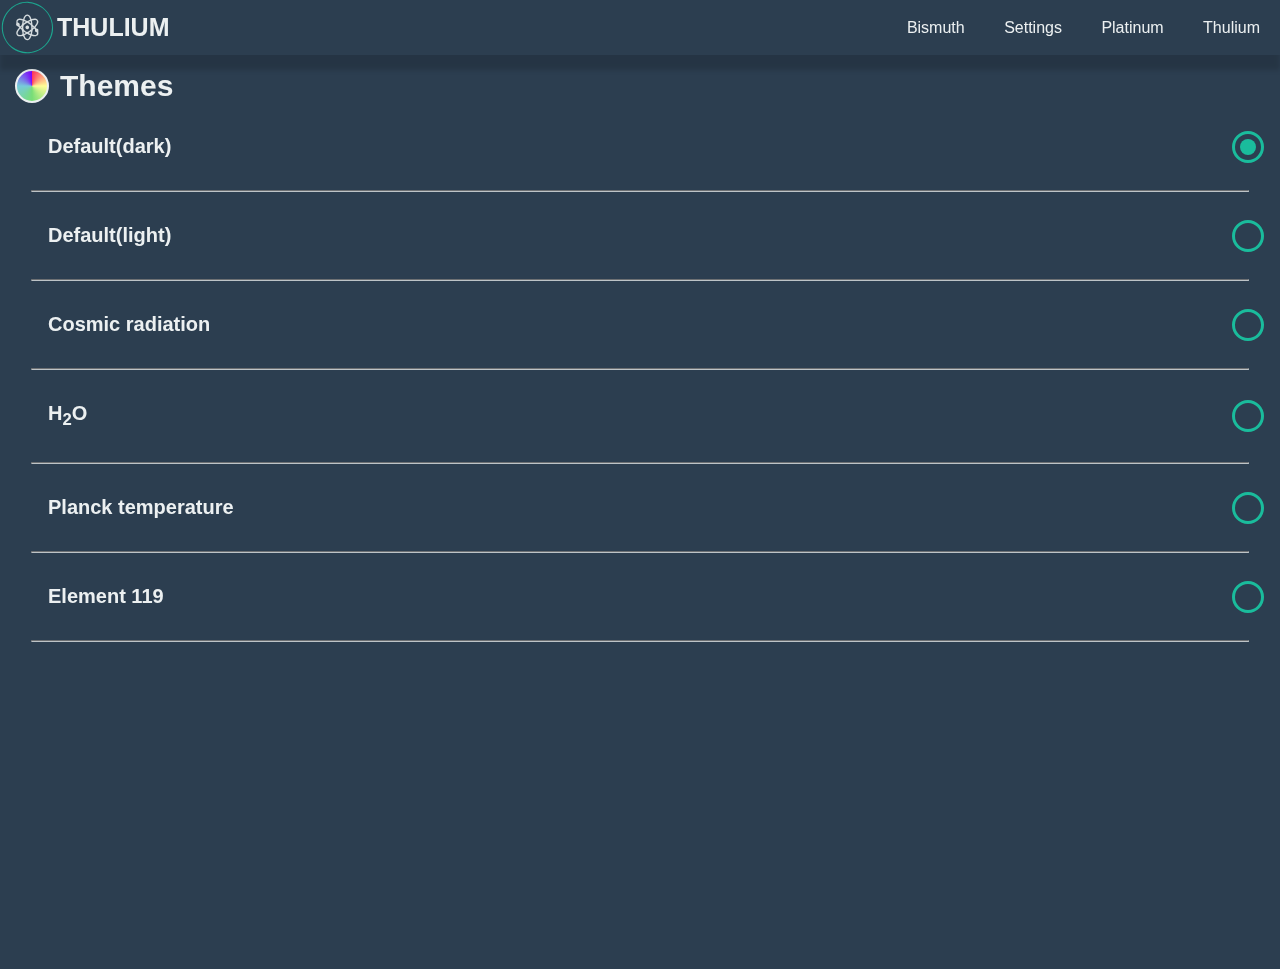
<file: pages/settings.html>
<!DOCTYPE html>
<html lang="en">
<head>
  <meta charset="UTF-8">
  <meta name="viewport" content="width=device-width, initial-scale=1.0">
  <meta name="keywords" content="Thulium, Chemistry, Periodic Table, Elements, Science, Education">
  <link rel="stylesheet" href="../CSS/main-styles.css">
  <link rel="icon" href="../images/icons/brandparent.png">
  <link rel="stylesheet" href="../CSS/settings.css">
  <title>Thulium</title>
</head>
<body>

  <div class="load"></div>

  <input type="checkbox" id="sidebar-active">
  <div class="nav-menu">
    <label for="sidebar-active">
      <svg xmlns="http://www.w3.org/2000/svg" xmlns:v="https://svgstorm.com" viewBox="0 0 512 512" width="20" height="20">
        <g fill="None" fill-opacity="0.0" stroke="var(--text-prime)" stroke-opacity="0.02" stroke-width="0.3"><path d=" M 0.00 17.00  C 3.72 10.03 10.12 3.72 17.00 0.00 L 0.00 0.00 L 0.00 17.00 Z"/>
        </g>
        <g fill="None" fill-opacity="0.0" stroke="var(--text-prime)" stroke-opacity="0.96" stroke-width="0.3"><path d=" M 0.00 17.00  L 0.00 35.00 C 30.23 75.53 72.76 107.73 107.75 145.25 C 142.75 182.76 180.44 218.04 217.00 254.00 C 148.83 330.44 69.37 400.93 0.00 476.00 L 0.00 495.00 C 3.72 501.97 10.12 508.28 17.00 512.00 L 35.00 512.00 C 111.62 445.58 180.60 367.33 254.00 296.00 C 331.13 362.86 399.77 444.90 476.00 512.00 L 495.00 512.00 C 501.78 508.63 507.82 502.21 512.00 496.00 L 512.00 477.00 C 445.58 400.38 367.32 331.40 296.00 258.00 C 362.91 180.86 444.71 112.34 512.00 36.00 L 512.00 16.00 C 507.80 9.69 501.69 3.37 495.00 0.00 L 477.00 0.00 C 400.56 66.48 331.48 144.77 258.00 216.00 C 180.86 149.09 112.34 67.29 36.00 0.00 L 17.00 0.00 C 10.12 3.72 3.72 10.03 0.00 17.00 Z"/>
        </g>
        <g fill="None" fill-opacity="0.0" stroke="var(--text-prime)" stroke-opacity="0.00" stroke-width="0.3"><path d=" M 477.00 0.00  L 36.00 0.00 C 112.34 67.29 180.86 149.09 258.00 216.00 C 331.48 144.77 400.56 66.48 477.00 0.00 Z"/>
        </g>
        <g fill="None" fill-opacity="0.0" stroke="var(--text-prime)" stroke-opacity="0.02" stroke-width="0.3"><path d=" M 512.00 16.00  L 512.00 0.00 L 495.00 0.00 C 501.69 3.37 507.80 9.69 512.00 16.00 Z"/>
        </g>
        <g fill="None" fill-opacity="0.0" stroke="var(--text-prime)" stroke-opacity="0.00" stroke-width="0.3"><path d=" M 0.00 476.00  C 69.37 400.93 148.83 330.44 217.00 254.00 C 180.44 218.04 142.75 182.76 107.75 145.25 C 72.76 107.73 30.23 75.53 0.00 35.00 L 0.00 476.00 Z"/>
        </g>
        <g fill="None" fill-opacity="0.0" stroke="var(--text-prime)" stroke-opacity="0.00" stroke-width="0.3"><path d=" M 512.00 477.00  L 512.00 36.00 C 444.71 112.34 362.91 180.86 296.00 258.00 C 367.32 331.40 445.58 400.38 512.00 477.00 Z"/>
        </g>
        <g fill="None" fill-opacity="0.0" stroke="var(--text-prime)" stroke-opacity="0.00" stroke-width="0.3"><path d=" M 35.00 512.00  L 476.00 512.00 C 399.77 444.90 331.13 362.86 254.00 296.00 C 180.60 367.33 111.62 445.58 35.00 512.00 Z"/>
        </g>
        <g fill="None" fill-opacity="0.0" stroke="var(--text-prime)" stroke-opacity="0.02" stroke-width="0.3"><path d=" M 0.00 512.00  L 17.00 512.00 C 10.12 508.28 3.72 501.97 0.00 495.00 L 0.00 512.00 Z"/>
        </g>
        <g fill="None" fill-opacity="0.0" stroke="var(--text-prime)" stroke-opacity="0.02" stroke-width="0.3"><path d=" M 495.00 512.00  L 512.00 512.00 L 512.00 496.00 C 507.82 502.21 501.78 508.63 495.00 512.00 Z"/>
        </g>
        <g fill="var(--text-prime)" fill-opacity="0.02" stroke="None">
        <path d=" M 0.00 17.00  C 3.72 10.03 10.12 3.72 17.00 0.00 L 0.00 0.00 L 0.00 17.00 Z"/>
        </g>
        <g fill="var(--text-prime)" fill-opacity="0.96" stroke="None">
        <path d=" M 0.00 17.00  L 0.00 35.00 C 30.23 75.53 72.76 107.73 107.75 145.25 C 142.75 182.76 180.44 218.04 217.00 254.00 C 148.83 330.44 69.37 400.93 0.00 476.00 L 0.00 495.00 C 3.72 501.97 10.12 508.28 17.00 512.00 L 35.00 512.00 C 111.62 445.58 180.60 367.33 254.00 296.00 C 331.13 362.86 399.77 444.90 476.00 512.00 L 495.00 512.00 C 501.78 508.63 507.82 502.21 512.00 496.00 L 512.00 477.00 C 445.58 400.38 367.32 331.40 296.00 258.00 C 362.91 180.86 444.71 112.34 512.00 36.00 L 512.00 16.00 C 507.80 9.69 501.69 3.37 495.00 0.00 L 477.00 0.00 C 400.56 66.48 331.48 144.77 258.00 216.00 C 180.86 149.09 112.34 67.29 36.00 0.00 L 17.00 0.00 C 10.12 3.72 3.72 10.03 0.00 17.00 Z"/>
        </g>
        <g fill="var(--text-prime)" fill-opacity="0.00" stroke="None">
        <path d=" M 477.00 0.00  L 36.00 0.00 C 112.34 67.29 180.86 149.09 258.00 216.00 C 331.48 144.77 400.56 66.48 477.00 0.00 Z"/>
        </g>
        <g fill="var(--text-prime)" fill-opacity="0.02" stroke="None">
        <path d=" M 512.00 16.00  L 512.00 0.00 L 495.00 0.00 C 501.69 3.37 507.80 9.69 512.00 16.00 Z"/>
        </g>
        <g fill="var(--text-prime)" fill-opacity="0.00" stroke="None">
        <path d=" M 0.00 476.00  C 69.37 400.93 148.83 330.44 217.00 254.00 C 180.44 218.04 142.75 182.76 107.75 145.25 C 72.76 107.73 30.23 75.53 0.00 35.00 L 0.00 476.00 Z"/>
        </g>
        <g fill="var(--text-prime)" fill-opacity="0.00" stroke="None">
        <path d=" M 512.00 477.00  L 512.00 36.00 C 444.71 112.34 362.91 180.86 296.00 258.00 C 367.32 331.40 445.58 400.38 512.00 477.00 Z"/>
        </g>
        <g fill="var(--text-prime)" fill-opacity="0.00" stroke="None">
        <path d=" M 35.00 512.00  L 476.00 512.00 C 399.77 444.90 331.13 362.86 254.00 296.00 C 180.60 367.33 111.62 445.58 35.00 512.00 Z"/>
        </g>
        <g fill="var(--text-prime)" fill-opacity="0.02" stroke="None">
        <path d=" M 0.00 512.00  L 17.00 512.00 C 10.12 508.28 3.72 501.97 0.00 495.00 L 0.00 512.00 Z"/>
        </g>
        <g fill="var(--text-prime)" fill-opacity="0.02" stroke="None">
        <path d=" M 495.00 512.00  L 512.00 512.00 L 512.00 496.00 C 507.82 502.21 501.78 508.63 495.00 512.00 Z"/>
        </g>
      </svg>
    </label>
    <a href="quantam.html" class="pages-mb">Bismuth</a>
    <a href="settings.html" class="pages-mb">Settings</a>
    <a href="table.html" class="pages-mb">Platinum</a>
    <a href="element.html" class="pages-mb">Thulium</a>
  </div>
  <label for="sidebar-active" class="over-lay"></label>

  <div class="mainTitle">
      <a class="homing" href="../index.html">
        <svg xmlns="http://www.w3.org/2000/svg" xmlns:v="https://svgstorm.com" viewBox="0 0 340 340">
          <g fill="None" fill-opacity="0.0" stroke="var(--frist-color)" stroke-opacity="0.00" stroke-width="0.3"><path d=" M 0.00 340.00  L 340.00 340.00 L 340.00 0.00 L 0.00 0.00 L 0.00 340.00 M 180.00 12.00  C 264.87 20.21 334.12 94.41 328.00 182.00 C 321.88 269.59 243.22 334.10 157.00 329.00 C 70.78 323.90 5.70 242.42 11.33 159.33 C 16.96 76.24 94.04 3.68 180.00 12.00 Z"/>
          </g>
          <g fill="None" fill-opacity="0.0" stroke="var(--frist-color)" stroke-opacity="0.81" stroke-width="0.3"><path d=" M 180.00 12.00  C 94.04 3.68 16.96 76.24 11.33 159.33 C 5.70 242.42 70.78 323.90 157.00 329.00 C 243.22 334.10 321.88 269.59 328.00 182.00 C 334.12 94.41 264.87 20.21 180.00 12.00 M 176.00 18.00  C 238.65 24.06 294.59 60.80 314.32 123.68 C 334.05 186.55 312.28 256.25 257.25 295.25 C 202.23 334.26 126.90 330.41 74.25 289.75 C 21.60 249.09 3.83 172.35 27.93 113.93 C 52.03 55.51 112.09 11.82 176.00 18.00 Z"/>
          </g>
          <g fill="None" fill-opacity="0.0" stroke="var(--frist-color)" stroke-opacity="0.00" stroke-width="0.3"><path d=" M 176.00 18.00  C 112.09 11.82 52.03 55.51 27.93 113.93 C 3.83 172.35 21.60 249.09 74.25 289.75 C 126.90 330.41 202.23 334.26 257.25 295.25 C 312.28 256.25 334.05 186.55 314.32 123.68 C 294.59 60.80 238.65 24.06 176.00 18.00 M 194.00 118.00  C 202.09 116.65 213.39 113.59 221.67 115.33 C 229.95 117.07 235.40 123.16 236.98 131.02 C 238.55 138.89 233.19 148.65 229.70 154.70 C 226.20 160.74 217.35 167.03 220.77 173.23 C 224.19 179.43 236.37 175.08 236.97 184.03 C 237.57 192.98 236.21 199.94 237.00 209.00 C 237.79 218.06 227.80 221.84 220.98 223.98 C 214.15 226.11 202.01 223.16 195.00 221.00 C 191.18 231.41 188.74 236.43 180.75 244.75 C 172.77 253.07 161.83 248.86 154.25 242.75 C 146.66 236.64 147.37 220.79 138.30 222.31 C 129.24 223.82 116.39 226.93 107.75 220.25 C 99.12 213.56 98.95 203.24 102.93 193.93 C 106.90 184.61 111.64 177.80 119.00 171.00 C 116.97 161.95 95.92 161.35 99.78 149.78 C 103.65 138.20 96.93 125.83 108.25 118.25 C 119.57 110.66 131.85 116.29 143.00 119.00 C 146.06 107.14 153.51 90.79 168.00 90.00 C 182.49 89.21 191.40 105.92 194.00 118.00 Z"/>
          </g>
          <g fill="None" fill-opacity="0.0" stroke="var(--text-prime)" stroke-opacity="0.88" stroke-width="0.3"><path d=" M 194.00 118.00  C 191.40 105.92 182.49 89.21 168.00 90.00 C 153.51 90.79 146.06 107.14 143.00 119.00 C 131.85 116.29 119.57 110.66 108.25 118.25 C 96.93 125.83 103.65 138.20 99.78 149.78 C 95.92 161.35 116.97 161.95 119.00 171.00 C 111.64 177.80 106.90 184.61 102.93 193.93 C 98.95 203.24 99.12 213.56 107.75 220.25 C 116.39 226.93 129.24 223.82 138.30 222.31 C 147.37 220.79 146.66 236.64 154.25 242.75 C 161.83 248.86 172.77 253.07 180.75 244.75 C 188.74 236.43 191.18 231.41 195.00 221.00 C 202.01 223.16 214.15 226.11 220.98 223.98 C 227.80 221.84 237.79 218.06 237.00 209.00 C 236.21 199.94 237.57 192.98 236.97 184.03 C 236.37 175.08 224.19 179.43 220.77 173.23 C 217.35 167.03 226.20 160.74 229.70 154.70 C 233.19 148.65 238.55 138.89 236.98 131.02 C 235.40 123.16 229.95 117.07 221.67 115.33 C 213.39 113.59 202.09 116.65 194.00 118.00 M 187.00 122.00  C 180.33 121.46 175.16 129.75 168.97 129.97 C 162.78 130.20 157.24 122.27 151.00 122.00 C 152.89 113.91 157.85 97.63 169.01 98.01 C 180.17 98.38 183.42 114.43 187.00 122.00 M 140.00 126.00  C 137.16 139.17 139.52 155.22 126.00 163.00 C 117.93 161.44 123.13 153.76 121.67 148.33 C 120.21 142.90 114.07 140.12 109.00 139.00 C 104.78 119.63 128.47 121.88 140.00 126.00 M 213.00 164.00  C 208.57 161.22 205.94 155.81 201.00 154.00 C 200.74 144.40 198.12 135.41 197.00 126.00 C 206.60 122.97 227.55 119.76 228.20 133.25 C 228.84 146.73 218.37 153.38 213.00 164.00 M 160.00 135.00  C 156.11 139.11 150.56 141.55 146.00 145.00 C 145.54 139.70 146.86 134.91 148.00 130.00 C 152.24 131.02 155.93 133.73 160.00 135.00 M 189.00 130.00  C 189.85 134.97 192.60 140.10 191.00 145.00 C 186.57 141.24 181.20 138.66 177.00 135.00 C 181.31 134.26 184.67 130.74 189.00 130.00 M 169.00 140.00  C 176.57 144.79 180.47 148.20 188.25 153.75 C 196.03 159.30 192.25 173.69 193.00 183.00 C 181.88 187.00 175.45 202.71 162.92 196.08 C 150.40 189.44 141.74 179.91 144.00 165.00 C 146.26 150.09 157.88 148.18 169.00 140.00 M 207.00 169.00  C 205.74 170.93 204.00 172.91 202.00 174.00 C 202.00 171.00 202.00 168.00 202.00 165.00 C 204.04 165.81 204.97 168.27 207.00 169.00 M 135.00 166.00  C 136.87 166.99 136.25 174.01 132.77 172.21 C 129.29 170.41 132.46 164.66 135.00 166.00 M 124.00 176.00  C 137.31 180.56 137.57 197.17 139.00 208.00 C 140.42 218.84 111.67 220.65 109.08 208.92 C 106.49 197.20 118.71 185.28 124.00 176.00 M 227.00 199.00  C 231.55 205.29 226.12 215.69 218.98 215.98 C 211.83 216.26 197.21 216.82 197.93 208.92 C 198.65 201.03 200.38 191.68 202.75 184.75 C 205.13 177.83 217.90 174.00 216.64 182.70 C 215.39 191.39 216.03 198.66 227.00 199.00 M 148.00 210.00  C 146.87 204.81 145.67 199.58 146.00 194.00 C 149.25 197.79 154.55 198.48 157.75 202.25 C 160.95 206.03 150.34 207.96 148.00 210.00 M 191.00 195.00  C 192.46 199.84 189.31 204.92 189.00 210.00 C 185.75 207.34 178.66 207.41 179.00 202.00 C 183.56 201.01 186.61 196.26 191.00 195.00 M 187.00 218.00  C 183.08 225.29 180.06 241.91 168.78 241.78 C 157.49 241.64 152.91 225.34 151.00 217.00 C 157.41 218.16 162.80 208.52 168.75 209.41 C 174.69 210.29 180.94 216.78 187.00 218.00 Z"/>
          </g>
          <g fill="None" fill-opacity="0.0" stroke="var(--frist-color)" stroke-opacity="0.00" stroke-width="0.3"><path d=" M 187.00 122.00  C 183.42 114.43 180.17 98.38 169.01 98.01 C 157.85 97.63 152.89 113.91 151.00 122.00 C 157.24 122.27 162.78 130.20 168.97 129.97 C 175.16 129.75 180.33 121.46 187.00 122.00 Z"/>
          </g>
          <g fill="None" fill-opacity="0.0" stroke="var(--frist-color)" stroke-opacity="0.00" stroke-width="0.3"><path d=" M 140.00 126.00  C 128.47 121.88 104.78 119.63 109.00 139.00 C 114.07 140.12 120.21 142.90 121.67 148.33 C 123.13 153.76 117.93 161.44 126.00 163.00 C 139.52 155.22 137.16 139.17 140.00 126.00 Z"/>
          </g>
          <g fill="None" fill-opacity="0.0" stroke="var(--frist-color)" stroke-opacity="0.00" stroke-width="0.3"><path d=" M 213.00 164.00  C 218.37 153.38 228.84 146.73 228.20 133.25 C 227.55 119.76 206.60 122.97 197.00 126.00 C 198.12 135.41 200.74 144.40 201.00 154.00 C 205.94 155.81 208.57 161.22 213.00 164.00 Z"/>
          </g>
          <g fill="None" fill-opacity="0.0" stroke="var(--frist-color)" stroke-opacity="0.00" stroke-width="0.3"><path d=" M 160.00 135.00  C 155.93 133.73 152.24 131.02 148.00 130.00 C 146.86 134.91 145.54 139.70 146.00 145.00 C 150.56 141.55 156.11 139.11 160.00 135.00 Z"/>
          </g>
          <g fill="None" fill-opacity="0.0" stroke="var(--frist-color)" stroke-opacity="0.00" stroke-width="0.3"><path d=" M 189.00 130.00  C 184.67 130.74 181.31 134.26 177.00 135.00 C 181.20 138.66 186.57 141.24 191.00 145.00 C 192.60 140.10 189.85 134.97 189.00 130.00 Z"/>
          </g>
          <g fill="None" fill-opacity="0.0" stroke="var(--frist-color)" stroke-opacity="0.00" stroke-width="0.3"><path d=" M 169.00 140.00  C 157.88 148.18 146.26 150.09 144.00 165.00 C 141.74 179.91 150.40 189.44 162.92 196.08 C 175.45 202.71 181.88 187.00 193.00 183.00 C 192.25 173.69 196.03 159.30 188.25 153.75 C 180.47 148.20 176.57 144.79 169.00 140.00 M 170.00 158.00  C 183.88 159.23 182.43 182.75 167.75 181.20 C 153.08 179.65 154.98 156.67 170.00 158.00 Z"/>
          </g>
          <g fill="None" fill-opacity="0.0" stroke="var(--text-prime)" stroke-opacity="0.90" stroke-width="0.3"><path d=" M 170.00 158.00  C 154.98 156.67 153.08 179.65 167.75 181.20 C 182.43 182.75 183.88 159.23 170.00 158.00 Z"/>
          </g>
          <g fill="None" fill-opacity="0.0" stroke="var(--frist-color)" stroke-opacity="0.00" stroke-width="0.3"><path d=" M 207.00 169.00  C 204.97 168.27 204.04 165.81 202.00 165.00 C 202.00 168.00 202.00 171.00 202.00 174.00 C 204.00 172.91 205.74 170.93 207.00 169.00 Z"/>
          </g>
          <g fill="None" fill-opacity="0.0" stroke="var(--frist-color)" stroke-opacity="0.00" stroke-width="0.3"><path d=" M 135.00 166.00  C 132.46 164.66 129.29 170.41 132.77 172.21 C 136.25 174.01 136.87 166.99 135.00 166.00 Z"/>
          </g>
          <g fill="None" fill-opacity="0.0" stroke="var(--frist-color)" stroke-opacity="0.00" stroke-width="0.3"><path d=" M 124.00 176.00  C 118.71 185.28 106.49 197.20 109.08 208.92 C 111.67 220.65 140.42 218.84 139.00 208.00 C 137.57 197.17 137.31 180.56 124.00 176.00 Z"/>
          </g>
          <g fill="None" fill-opacity="0.0" stroke="var(--frist-color)" stroke-opacity="0.00" stroke-width="0.3"><path d=" M 227.00 199.00  C 216.03 198.66 215.39 191.39 216.64 182.70 C 217.90 174.00 205.13 177.83 202.75 184.75 C 200.38 191.68 198.65 201.03 197.93 208.92 C 197.21 216.82 211.83 216.26 218.98 215.98 C 226.12 215.69 231.55 205.29 227.00 199.00 Z"/>
          </g>
          <g fill="None" fill-opacity="0.0" stroke="var(--frist-color)" stroke-opacity="0.00" stroke-width="0.3"><path d=" M 148.00 210.00  C 150.34 207.96 160.95 206.03 157.75 202.25 C 154.55 198.48 149.25 197.79 146.00 194.00 C 145.67 199.58 146.87 204.81 148.00 210.00 Z"/>
          </g>
          <g fill="None" fill-opacity="0.0" stroke="var(--frist-color)" stroke-opacity="0.00" stroke-width="0.3"><path d=" M 191.00 195.00  C 186.61 196.26 183.56 201.01 179.00 202.00 C 178.66 207.41 185.75 207.34 189.00 210.00 C 189.31 204.92 192.46 199.84 191.00 195.00 Z"/>
          </g>
          <g fill="None" fill-opacity="0.0" stroke="var(--frist-color)" stroke-opacity="0.00" stroke-width="0.3"><path d=" M 187.00 218.00  C 180.94 216.78 174.69 210.29 168.75 209.41 C 162.80 208.52 157.41 218.16 151.00 217.00 C 152.91 225.34 157.49 241.64 168.78 241.78 C 180.06 241.91 183.08 225.29 187.00 218.00 Z"/>
          </g>
          <g fill="var(--frist-color)" fill-opacity="0.00" stroke="None"><path d=" M 0.00 340.00  L 340.00 340.00 L 340.00 0.00 L 0.00 0.00 L 0.00 340.00 M 180.00 12.00  C 264.87 20.21 334.12 94.41 328.00 182.00 C 321.88 269.59 243.22 334.10 157.00 329.00 C 70.78 323.90 5.70 242.42 11.33 159.33 C 16.96 76.24 94.04 3.68 180.00 12.00 Z"/>
          </g>
          <g fill="var(--frist-color)" fill-opacity="0.81" stroke="None"><path d=" M 180.00 12.00  C 94.04 3.68 16.96 76.24 11.33 159.33 C 5.70 242.42 70.78 323.90 157.00 329.00 C 243.22 334.10 321.88 269.59 328.00 182.00 C 334.12 94.41 264.87 20.21 180.00 12.00 M 176.00 18.00  C 238.65 24.06 294.59 60.80 314.32 123.68 C 334.05 186.55 312.28 256.25 257.25 295.25 C 202.23 334.26 126.90 330.41 74.25 289.75 C 21.60 249.09 3.83 172.35 27.93 113.93 C 52.03 55.51 112.09 11.82 176.00 18.00 Z"/>
          </g>
          <g fill="var(--frist-color)" fill-opacity="0.00" stroke="None"><path d=" M 176.00 18.00  C 112.09 11.82 52.03 55.51 27.93 113.93 C 3.83 172.35 21.60 249.09 74.25 289.75 C 126.90 330.41 202.23 334.26 257.25 295.25 C 312.28 256.25 334.05 186.55 314.32 123.68 C 294.59 60.80 238.65 24.06 176.00 18.00 M 194.00 118.00  C 202.09 116.65 213.39 113.59 221.67 115.33 C 229.95 117.07 235.40 123.16 236.98 131.02 C 238.55 138.89 233.19 148.65 229.70 154.70 C 226.20 160.74 217.35 167.03 220.77 173.23 C 224.19 179.43 236.37 175.08 236.97 184.03 C 237.57 192.98 236.21 199.94 237.00 209.00 C 237.79 218.06 227.80 221.84 220.98 223.98 C 214.15 226.11 202.01 223.16 195.00 221.00 C 191.18 231.41 188.74 236.43 180.75 244.75 C 172.77 253.07 161.83 248.86 154.25 242.75 C 146.66 236.64 147.37 220.79 138.30 222.31 C 129.24 223.82 116.39 226.93 107.75 220.25 C 99.12 213.56 98.95 203.24 102.93 193.93 C 106.90 184.61 111.64 177.80 119.00 171.00 C 116.97 161.95 95.92 161.35 99.78 149.78 C 103.65 138.20 96.93 125.83 108.25 118.25 C 119.57 110.66 131.85 116.29 143.00 119.00 C 146.06 107.14 153.51 90.79 168.00 90.00 C 182.49 89.21 191.40 105.92 194.00 118.00 Z"/>
          </g>
          <g fill="var(--text-prime)" fill-opacity="0.88" stroke="None"><path d=" M 194.00 118.00  C 191.40 105.92 182.49 89.21 168.00 90.00 C 153.51 90.79 146.06 107.14 143.00 119.00 C 131.85 116.29 119.57 110.66 108.25 118.25 C 96.93 125.83 103.65 138.20 99.78 149.78 C 95.92 161.35 116.97 161.95 119.00 171.00 C 111.64 177.80 106.90 184.61 102.93 193.93 C 98.95 203.24 99.12 213.56 107.75 220.25 C 116.39 226.93 129.24 223.82 138.30 222.31 C 147.37 220.79 146.66 236.64 154.25 242.75 C 161.83 248.86 172.77 253.07 180.75 244.75 C 188.74 236.43 191.18 231.41 195.00 221.00 C 202.01 223.16 214.15 226.11 220.98 223.98 C 227.80 221.84 237.79 218.06 237.00 209.00 C 236.21 199.94 237.57 192.98 236.97 184.03 C 236.37 175.08 224.19 179.43 220.77 173.23 C 217.35 167.03 226.20 160.74 229.70 154.70 C 233.19 148.65 238.55 138.89 236.98 131.02 C 235.40 123.16 229.95 117.07 221.67 115.33 C 213.39 113.59 202.09 116.65 194.00 118.00 M 187.00 122.00  C 180.33 121.46 175.16 129.75 168.97 129.97 C 162.78 130.20 157.24 122.27 151.00 122.00 C 152.89 113.91 157.85 97.63 169.01 98.01 C 180.17 98.38 183.42 114.43 187.00 122.00 M 140.00 126.00  C 137.16 139.17 139.52 155.22 126.00 163.00 C 117.93 161.44 123.13 153.76 121.67 148.33 C 120.21 142.90 114.07 140.12 109.00 139.00 C 104.78 119.63 128.47 121.88 140.00 126.00 M 213.00 164.00  C 208.57 161.22 205.94 155.81 201.00 154.00 C 200.74 144.40 198.12 135.41 197.00 126.00 C 206.60 122.97 227.55 119.76 228.20 133.25 C 228.84 146.73 218.37 153.38 213.00 164.00 M 160.00 135.00  C 156.11 139.11 150.56 141.55 146.00 145.00 C 145.54 139.70 146.86 134.91 148.00 130.00 C 152.24 131.02 155.93 133.73 160.00 135.00 M 189.00 130.00  C 189.85 134.97 192.60 140.10 191.00 145.00 C 186.57 141.24 181.20 138.66 177.00 135.00 C 181.31 134.26 184.67 130.74 189.00 130.00 M 169.00 140.00  C 176.57 144.79 180.47 148.20 188.25 153.75 C 196.03 159.30 192.25 173.69 193.00 183.00 C 181.88 187.00 175.45 202.71 162.92 196.08 C 150.40 189.44 141.74 179.91 144.00 165.00 C 146.26 150.09 157.88 148.18 169.00 140.00 M 207.00 169.00  C 205.74 170.93 204.00 172.91 202.00 174.00 C 202.00 171.00 202.00 168.00 202.00 165.00 C 204.04 165.81 204.97 168.27 207.00 169.00 M 135.00 166.00  C 136.87 166.99 136.25 174.01 132.77 172.21 C 129.29 170.41 132.46 164.66 135.00 166.00 M 124.00 176.00  C 137.31 180.56 137.57 197.17 139.00 208.00 C 140.42 218.84 111.67 220.65 109.08 208.92 C 106.49 197.20 118.71 185.28 124.00 176.00 M 227.00 199.00  C 231.55 205.29 226.12 215.69 218.98 215.98 C 211.83 216.26 197.21 216.82 197.93 208.92 C 198.65 201.03 200.38 191.68 202.75 184.75 C 205.13 177.83 217.90 174.00 216.64 182.70 C 215.39 191.39 216.03 198.66 227.00 199.00 M 148.00 210.00  C 146.87 204.81 145.67 199.58 146.00 194.00 C 149.25 197.79 154.55 198.48 157.75 202.25 C 160.95 206.03 150.34 207.96 148.00 210.00 M 191.00 195.00  C 192.46 199.84 189.31 204.92 189.00 210.00 C 185.75 207.34 178.66 207.41 179.00 202.00 C 183.56 201.01 186.61 196.26 191.00 195.00 M 187.00 218.00  C 183.08 225.29 180.06 241.91 168.78 241.78 C 157.49 241.64 152.91 225.34 151.00 217.00 C 157.41 218.16 162.80 208.52 168.75 209.41 C 174.69 210.29 180.94 216.78 187.00 218.00 Z"/>
          </g>
          <g fill="var(--frist-color)" fill-opacity="0.00" stroke="None"><path d=" M 187.00 122.00  C 183.42 114.43 180.17 98.38 169.01 98.01 C 157.85 97.63 152.89 113.91 151.00 122.00 C 157.24 122.27 162.78 130.20 168.97 129.97 C 175.16 129.75 180.33 121.46 187.00 122.00 Z"/>
          </g>
          <g fill="var(--frist-color)" fill-opacity="0.00" stroke="None"><path d=" M 140.00 126.00  C 128.47 121.88 104.78 119.63 109.00 139.00 C 114.07 140.12 120.21 142.90 121.67 148.33 C 123.13 153.76 117.93 161.44 126.00 163.00 C 139.52 155.22 137.16 139.17 140.00 126.00 Z"/>
          </g>
          <g fill="var(--frist-color)" fill-opacity="0.00" stroke="None"><path d=" M 213.00 164.00  C 218.37 153.38 228.84 146.73 228.20 133.25 C 227.55 119.76 206.60 122.97 197.00 126.00 C 198.12 135.41 200.74 144.40 201.00 154.00 C 205.94 155.81 208.57 161.22 213.00 164.00 Z"/>
          </g>
          <g fill="var(--frist-color)" fill-opacity="0.00" stroke="None"><path d=" M 160.00 135.00  C 155.93 133.73 152.24 131.02 148.00 130.00 C 146.86 134.91 145.54 139.70 146.00 145.00 C 150.56 141.55 156.11 139.11 160.00 135.00 Z"/>
          </g>
          <g fill="var(--frist-color)" fill-opacity="0.00" stroke="None"><path d=" M 189.00 130.00  C 184.67 130.74 181.31 134.26 177.00 135.00 C 181.20 138.66 186.57 141.24 191.00 145.00 C 192.60 140.10 189.85 134.97 189.00 130.00 Z"/>
          </g>
          <g fill="var(--frist-color)" fill-opacity="0.00" stroke="None"><path d=" M 169.00 140.00  C 157.88 148.18 146.26 150.09 144.00 165.00 C 141.74 179.91 150.40 189.44 162.92 196.08 C 175.45 202.71 181.88 187.00 193.00 183.00 C 192.25 173.69 196.03 159.30 188.25 153.75 C 180.47 148.20 176.57 144.79 169.00 140.00 M 170.00 158.00  C 183.88 159.23 182.43 182.75 167.75 181.20 C 153.08 179.65 154.98 156.67 170.00 158.00 Z"/>
          </g>
          <g fill="var(--text-prime)" fill-opacity="0.90" stroke="None"><path d=" M 170.00 158.00  C 154.98 156.67 153.08 179.65 167.75 181.20 C 182.43 182.75 183.88 159.23 170.00 158.00 Z"/>
          </g>
          <g fill="var(--frist-color)" fill-opacity="0.00" stroke="None"><path d=" M 207.00 169.00  C 204.97 168.27 204.04 165.81 202.00 165.00 C 202.00 168.00 202.00 171.00 202.00 174.00 C 204.00 172.91 205.74 170.93 207.00 169.00 Z"/>
          </g>
          <g fill="var(--frist-color)" fill-opacity="0.00" stroke="None"><path d=" M 135.00 166.00  C 132.46 164.66 129.29 170.41 132.77 172.21 C 136.25 174.01 136.87 166.99 135.00 166.00 Z"/>
          </g>
          <g fill="var(--frist-color)" fill-opacity="0.00" stroke="None"><path d=" M 124.00 176.00  C 118.71 185.28 106.49 197.20 109.08 208.92 C 111.67 220.65 140.42 218.84 139.00 208.00 C 137.57 197.17 137.31 180.56 124.00 176.00 Z"/>
          </g>
          <g fill="var(--frist-color)" fill-opacity="0.00" stroke="None"><path d=" M 227.00 199.00  C 216.03 198.66 215.39 191.39 216.64 182.70 C 217.90 174.00 205.13 177.83 202.75 184.75 C 200.38 191.68 198.65 201.03 197.93 208.92 C 197.21 216.82 211.83 216.26 218.98 215.98 C 226.12 215.69 231.55 205.29 227.00 199.00 Z"/>
          </g>
          <g fill="var(--frist-color)" fill-opacity="0.00" stroke="None"><path d=" M 148.00 210.00  C 150.34 207.96 160.95 206.03 157.75 202.25 C 154.55 198.48 149.25 197.79 146.00 194.00 C 145.67 199.58 146.87 204.81 148.00 210.00 Z"/>
          </g>
          <g fill="var(--frist-color)" fill-opacity="0.00" stroke="None"><path d=" M 191.00 195.00  C 186.61 196.26 183.56 201.01 179.00 202.00 C 178.66 207.41 185.75 207.34 189.00 210.00 C 189.31 204.92 192.46 199.84 191.00 195.00 Z"/>
          </g>
          <g fill="var(--frist-color)" fill-opacity="0.00" stroke="None"><path d=" M 187.00 218.00  C 180.94 216.78 174.69 210.29 168.75 209.41 C 162.80 208.52 157.41 218.16 151.00 217.00 C 152.91 225.34 157.49 241.64 168.78 241.78 C 180.06 241.91 183.08 225.29 187.00 218.00 Z"/>
          </g>
        </svg>
        <p>THULIUM</p>
      </a>
    <div class="mb-nav">
      <label for="sidebar-active">
        <svg xmlns="http://www.w3.org/2000/svg" xmlns:v="https://svgstorm.com" viewBox="0 0 512 512" width="30" height="30">
          <g fill="None" fill-opacity="0.0" stroke="var(--text-prime)" stroke-opacity="0.01" stroke-width="0.3"><path d=" M 0.00 512.00  L 512.00 512.00 L 512.00 0.00 L 0.00 0.00 L 0.00 512.00 M 466.00 63.00  C 488.92 65.22 509.18 96.68 488.70 116.70 C 468.21 136.71 436.62 124.69 409.00 127.00 C 381.38 129.31 348.96 126.34 320.00 128.00 C 291.04 129.66 257.34 127.31 228.00 128.00 C 198.66 128.69 164.83 127.82 136.00 128.00 C 107.17 128.18 73.37 126.85 46.00 128.00 C 18.63 129.15 4.14 93.23 23.75 74.75 C 43.37 56.27 76.86 66.80 104.00 65.00 C 131.14 63.20 164.06 65.07 193.00 64.00 C 221.94 62.93 255.26 63.62 285.00 64.00 C 314.74 64.38 347.09 61.92 377.00 64.00 C 406.91 66.08 436.25 60.12 466.00 63.00 M 466.00 223.00  C 488.92 225.22 509.18 256.68 488.70 276.70 C 468.21 296.71 436.62 284.69 409.00 287.00 C 381.38 289.31 348.96 286.34 320.00 288.00 C 291.04 289.66 257.34 287.31 228.00 288.00 C 198.66 288.69 164.83 287.82 136.00 288.00 C 107.17 288.18 73.37 286.86 46.00 288.00 C 18.63 289.14 4.14 253.23 23.75 234.75 C 43.37 216.27 76.86 226.80 104.00 225.00 C 131.14 223.20 164.06 225.07 193.00 224.00 C 221.94 222.93 255.26 223.62 285.00 224.00 C 314.74 224.38 347.09 221.92 377.00 224.00 C 406.91 226.08 436.25 220.12 466.00 223.00 M 466.00 383.00  C 488.92 385.22 509.18 416.68 488.70 436.70 C 468.21 456.71 436.62 444.69 409.00 447.00 C 381.38 449.31 348.96 446.34 320.00 448.00 C 291.04 449.66 257.34 447.31 228.00 448.00 C 198.66 448.69 164.83 447.82 136.00 448.00 C 107.17 448.18 73.37 446.85 46.00 448.00 C 18.63 449.15 4.14 413.23 23.75 394.75 C 43.37 376.27 76.86 386.80 104.00 385.00 C 131.14 383.20 164.06 385.07 193.00 384.00 C 221.94 382.94 255.26 383.62 285.00 384.00 C 314.74 384.38 347.09 381.92 377.00 384.00 C 406.91 386.08 436.25 380.12 466.00 383.00 Z"/>
          </g>
          <g fill="None" fill-opacity="0.0" stroke="var(--text-prime)" stroke-opacity="1.00" stroke-width="0.3"><path d=" M 466.00 63.00  C 436.25 60.12 406.91 66.08 377.00 64.00 C 347.09 61.92 314.74 64.38 285.00 64.00 C 255.26 63.62 221.94 62.93 193.00 64.00 C 164.06 65.07 131.14 63.20 104.00 65.00 C 76.86 66.80 43.37 56.27 23.75 74.75 C 4.14 93.23 18.63 129.15 46.00 128.00 C 73.37 126.85 107.17 128.18 136.00 128.00 C 164.83 127.82 198.66 128.69 228.00 128.00 C 257.34 127.31 291.04 129.66 320.00 128.00 C 348.96 126.34 381.38 129.31 409.00 127.00 C 436.62 124.69 468.21 136.71 488.70 116.70 C 509.18 96.68 488.92 65.22 466.00 63.00 Z"/>
          </g>
          <g fill="None" fill-opacity="0.0" stroke="var(--text-prime)" stroke-opacity="1.00" stroke-width="0.3"><path d=" M 466.00 223.00  C 436.25 220.12 406.91 226.08 377.00 224.00 C 347.09 221.92 314.74 224.38 285.00 224.00 C 255.26 223.62 221.94 222.93 193.00 224.00 C 164.06 225.07 131.14 223.20 104.00 225.00 C 76.86 226.80 43.37 216.27 23.75 234.75 C 4.14 253.23 18.63 289.14 46.00 288.00 C 73.37 286.86 107.17 288.18 136.00 288.00 C 164.83 287.82 198.66 288.69 228.00 288.00 C 257.34 287.31 291.04 289.66 320.00 288.00 C 348.96 286.34 381.38 289.31 409.00 287.00 C 436.62 284.69 468.21 296.71 488.70 276.70 C 509.18 256.68 488.92 225.22 466.00 223.00 Z"/>
          </g>
          <g fill="None" fill-opacity="0.0" stroke="var(--text-prime)" stroke-opacity="1.00" stroke-width="0.3"><path d=" M 466.00 383.00  C 436.25 380.12 406.91 386.08 377.00 384.00 C 347.09 381.92 314.74 384.38 285.00 384.00 C 255.26 383.62 221.94 382.94 193.00 384.00 C 164.06 385.07 131.14 383.20 104.00 385.00 C 76.86 386.80 43.37 376.27 23.75 394.75 C 4.14 413.23 18.63 449.15 46.00 448.00 C 73.37 446.85 107.17 448.18 136.00 448.00 C 164.83 447.82 198.66 448.69 228.00 448.00 C 257.34 447.31 291.04 449.66 320.00 448.00 C 348.96 446.34 381.38 449.31 409.00 447.00 C 436.62 444.69 468.21 456.71 488.70 436.70 C 509.18 416.68 488.92 385.22 466.00 383.00 Z"/>
          </g>
          <g fill="var(--text-prime)" fill-opacity="0.01" stroke="None">
          <path d=" M 0.00 512.00  L 512.00 512.00 L 512.00 0.00 L 0.00 0.00 L 0.00 512.00 M 466.00 63.00  C 488.92 65.22 509.18 96.68 488.70 116.70 C 468.21 136.71 436.62 124.69 409.00 127.00 C 381.38 129.31 348.96 126.34 320.00 128.00 C 291.04 129.66 257.34 127.31 228.00 128.00 C 198.66 128.69 164.83 127.82 136.00 128.00 C 107.17 128.18 73.37 126.85 46.00 128.00 C 18.63 129.15 4.14 93.23 23.75 74.75 C 43.37 56.27 76.86 66.80 104.00 65.00 C 131.14 63.20 164.06 65.07 193.00 64.00 C 221.94 62.93 255.26 63.62 285.00 64.00 C 314.74 64.38 347.09 61.92 377.00 64.00 C 406.91 66.08 436.25 60.12 466.00 63.00 M 466.00 223.00  C 488.92 225.22 509.18 256.68 488.70 276.70 C 468.21 296.71 436.62 284.69 409.00 287.00 C 381.38 289.31 348.96 286.34 320.00 288.00 C 291.04 289.66 257.34 287.31 228.00 288.00 C 198.66 288.69 164.83 287.82 136.00 288.00 C 107.17 288.18 73.37 286.86 46.00 288.00 C 18.63 289.14 4.14 253.23 23.75 234.75 C 43.37 216.27 76.86 226.80 104.00 225.00 C 131.14 223.20 164.06 225.07 193.00 224.00 C 221.94 222.93 255.26 223.62 285.00 224.00 C 314.74 224.38 347.09 221.92 377.00 224.00 C 406.91 226.08 436.25 220.12 466.00 223.00 M 466.00 383.00  C 488.92 385.22 509.18 416.68 488.70 436.70 C 468.21 456.71 436.62 444.69 409.00 447.00 C 381.38 449.31 348.96 446.34 320.00 448.00 C 291.04 449.66 257.34 447.31 228.00 448.00 C 198.66 448.69 164.83 447.82 136.00 448.00 C 107.17 448.18 73.37 446.85 46.00 448.00 C 18.63 449.15 4.14 413.23 23.75 394.75 C 43.37 376.27 76.86 386.80 104.00 385.00 C 131.14 383.20 164.06 385.07 193.00 384.00 C 221.94 382.94 255.26 383.62 285.00 384.00 C 314.74 384.38 347.09 381.92 377.00 384.00 C 406.91 386.08 436.25 380.12 466.00 383.00 Z"/>
          </g>
          <g fill="var(--text-prime)" fill-opacity="1.00" stroke="None">
          <path d=" M 466.00 63.00  C 436.25 60.12 406.91 66.08 377.00 64.00 C 347.09 61.92 314.74 64.38 285.00 64.00 C 255.26 63.62 221.94 62.93 193.00 64.00 C 164.06 65.07 131.14 63.20 104.00 65.00 C 76.86 66.80 43.37 56.27 23.75 74.75 C 4.14 93.23 18.63 129.15 46.00 128.00 C 73.37 126.85 107.17 128.18 136.00 128.00 C 164.83 127.82 198.66 128.69 228.00 128.00 C 257.34 127.31 291.04 129.66 320.00 128.00 C 348.96 126.34 381.38 129.31 409.00 127.00 C 436.62 124.69 468.21 136.71 488.70 116.70 C 509.18 96.68 488.92 65.22 466.00 63.00 Z"/>
          </g>
          <g fill="var(--text-prime)" fill-opacity="1.00" stroke="None">
          <path d=" M 466.00 223.00  C 436.25 220.12 406.91 226.08 377.00 224.00 C 347.09 221.92 314.74 224.38 285.00 224.00 C 255.26 223.62 221.94 222.93 193.00 224.00 C 164.06 225.07 131.14 223.20 104.00 225.00 C 76.86 226.80 43.37 216.27 23.75 234.75 C 4.14 253.23 18.63 289.14 46.00 288.00 C 73.37 286.86 107.17 288.18 136.00 288.00 C 164.83 287.82 198.66 288.69 228.00 288.00 C 257.34 287.31 291.04 289.66 320.00 288.00 C 348.96 286.34 381.38 289.31 409.00 287.00 C 436.62 284.69 468.21 296.71 488.70 276.70 C 509.18 256.68 488.92 225.22 466.00 223.00 Z"/>
          </g>
          <g fill="var(--text-prime)" fill-opacity="1.00" stroke="None">
          <path d=" M 466.00 383.00  C 436.25 380.12 406.91 386.08 377.00 384.00 C 347.09 381.92 314.74 384.38 285.00 384.00 C 255.26 383.62 221.94 382.94 193.00 384.00 C 164.06 385.07 131.14 383.20 104.00 385.00 C 76.86 386.80 43.37 376.27 23.75 394.75 C 4.14 413.23 18.63 449.15 46.00 448.00 C 73.37 446.85 107.17 448.18 136.00 448.00 C 164.83 447.82 198.66 448.69 228.00 448.00 C 257.34 447.31 291.04 449.66 320.00 448.00 C 348.96 446.34 381.38 449.31 409.00 447.00 C 436.62 444.69 468.21 456.71 488.70 436.70 C 509.18 416.68 488.92 385.22 466.00 383.00 Z"/>
          </g>
        </svg>
      </label>
    </div>
    <div class="pc-nav">
      <a href="quantam.html" class="pages">Bismuth</a>
      <a href="settings.html" class="pages">Settings</a>
      <a href="table.html" class="pages">Platinum</a>
      <a href="element.html" class="pages">Thulium</a>
    </div>
  </div>

  <div class="💪-hz" style="margin-top: 69px;">
    <h2 class="themes">Themes</h2>
  </div>
  <div class="hidden-fade 💪-v">
    <div class="💪-hz">
      <p class="theme">Default(dark)</p>
      <button class="radial" id="dark"></button>
    </div>
    <hr>
    <div class="💪-hz">
      <p class="theme">Default(light)</p>
      <button class="radial" id="light"></button>
    </div>
    <hr>
    <div class="💪-hz">
      <p class="theme">Cosmic radiation</p>
      <button class="radial" id="cosmic"></button>
    </div>
    <hr>
    <div class="💪-hz">
      <p class="theme">H<sub>2</sub>O</p>
      <button class="radial" id="aqua"></button>
    </div>
    <hr>
    <div class="💪-hz">
      <p class="theme">Planck temperature</p>
      <button class="radial" id="energy"></button>
    </div>
    <hr>
    <div class="💪-hz">
      <p class="theme">Element 119</p>
      <button class="radial" id="future"></button>
    </div>
    <hr>
  </div>

  <script src="../JS/scroll-ani.js"></script>
  <script src="../JS/settings.js"></script>
</body>
</html>
</file>
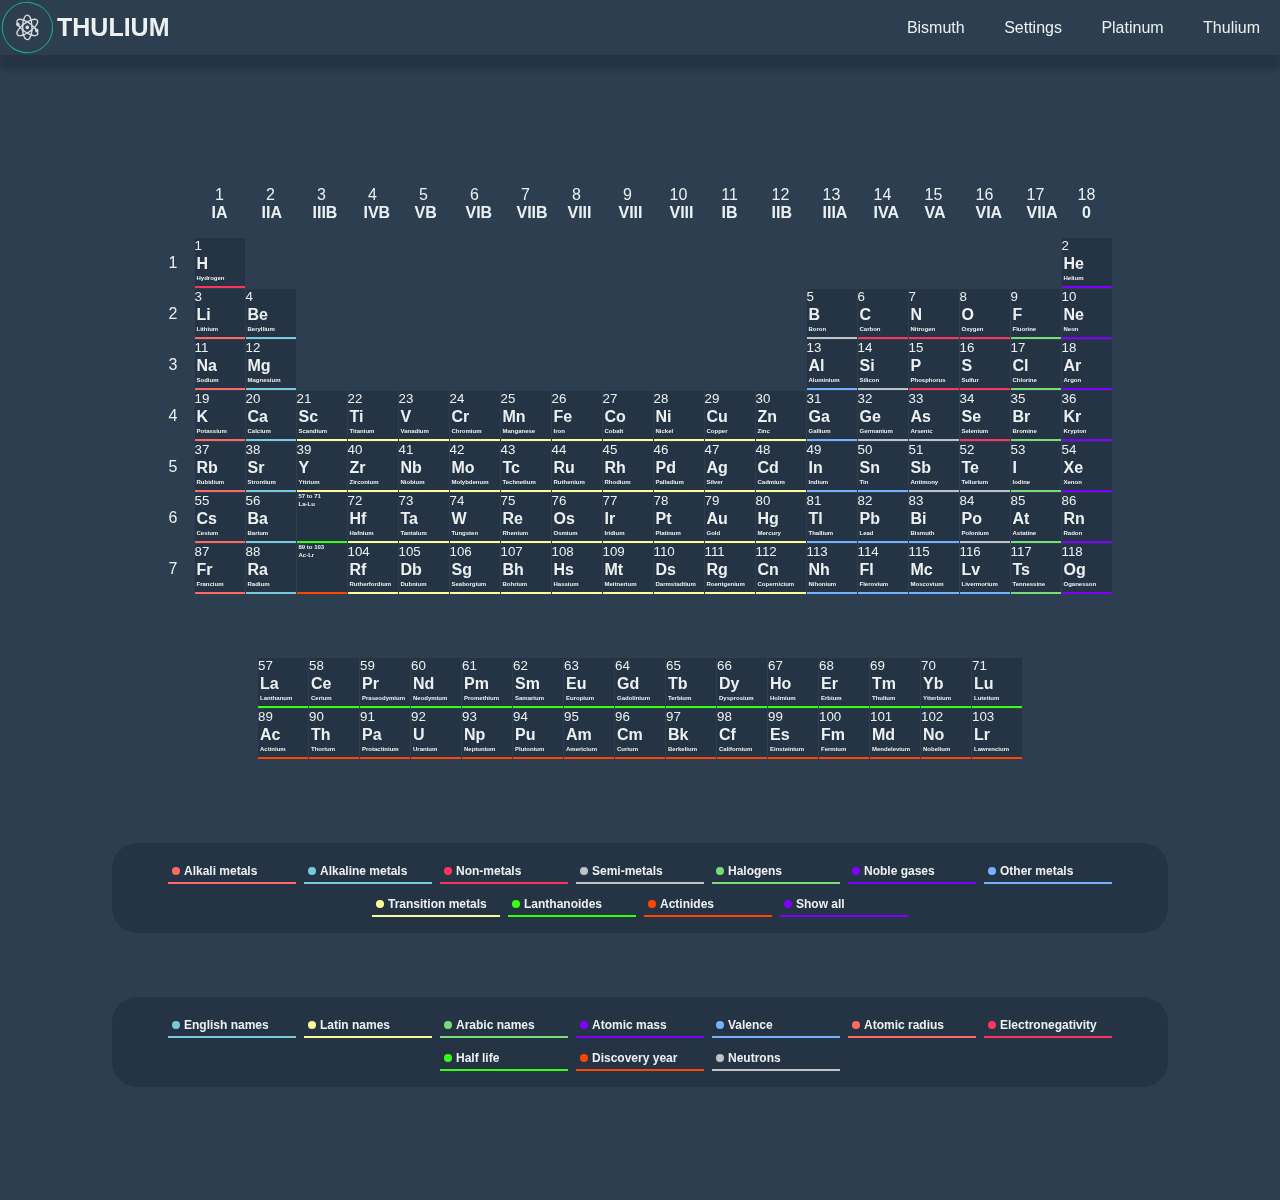
<file: pages/table.html>
<!DOCTYPE html>
<html lang="en">
  <head>
    <meta charset="UTF-8" />
    <meta name="viewport" content="width=device-width, initial-scale=1.0" />
    <link rel="icon" href="../images/icons/brandparent.png">
    <link rel="stylesheet" href="../CSS/main-styles.css">
    <link rel="stylesheet" href="../CSS/table.css" />
    <title>Thulium</title>
    <script src="../JS/settings.js"></script>
  </head>
  <body>
    <div class="load"></div>

    <input type="checkbox" id="sidebar-active" />
    <div class="nav-menu">
      <label for="sidebar-active">
        <svg xmlns="http://www.w3.org/2000/svg" xmlns:v="https://svgstorm.com" viewBox="0 0 512 512" width="20" height="20">
        <g fill="None" fill-opacity="0.0" stroke="var(--text-prime)" stroke-opacity="0.02" stroke-width="0.3"><path d=" M 0.00 17.00  C 3.72 10.03 10.12 3.72 17.00 0.00 L 0.00 0.00 L 0.00 17.00 Z"/>
        </g>
        <g fill="None" fill-opacity="0.0" stroke="var(--text-prime)" stroke-opacity="0.96" stroke-width="0.3"><path d=" M 0.00 17.00  L 0.00 35.00 C 30.23 75.53 72.76 107.73 107.75 145.25 C 142.75 182.76 180.44 218.04 217.00 254.00 C 148.83 330.44 69.37 400.93 0.00 476.00 L 0.00 495.00 C 3.72 501.97 10.12 508.28 17.00 512.00 L 35.00 512.00 C 111.62 445.58 180.60 367.33 254.00 296.00 C 331.13 362.86 399.77 444.90 476.00 512.00 L 495.00 512.00 C 501.78 508.63 507.82 502.21 512.00 496.00 L 512.00 477.00 C 445.58 400.38 367.32 331.40 296.00 258.00 C 362.91 180.86 444.71 112.34 512.00 36.00 L 512.00 16.00 C 507.80 9.69 501.69 3.37 495.00 0.00 L 477.00 0.00 C 400.56 66.48 331.48 144.77 258.00 216.00 C 180.86 149.09 112.34 67.29 36.00 0.00 L 17.00 0.00 C 10.12 3.72 3.72 10.03 0.00 17.00 Z"/>
        </g>
        <g fill="None" fill-opacity="0.0" stroke="var(--text-prime)" stroke-opacity="0.00" stroke-width="0.3"><path d=" M 477.00 0.00  L 36.00 0.00 C 112.34 67.29 180.86 149.09 258.00 216.00 C 331.48 144.77 400.56 66.48 477.00 0.00 Z"/>
        </g>
        <g fill="None" fill-opacity="0.0" stroke="var(--text-prime)" stroke-opacity="0.02" stroke-width="0.3"><path d=" M 512.00 16.00  L 512.00 0.00 L 495.00 0.00 C 501.69 3.37 507.80 9.69 512.00 16.00 Z"/>
        </g>
        <g fill="None" fill-opacity="0.0" stroke="var(--text-prime)" stroke-opacity="0.00" stroke-width="0.3"><path d=" M 0.00 476.00  C 69.37 400.93 148.83 330.44 217.00 254.00 C 180.44 218.04 142.75 182.76 107.75 145.25 C 72.76 107.73 30.23 75.53 0.00 35.00 L 0.00 476.00 Z"/>
        </g>
        <g fill="None" fill-opacity="0.0" stroke="var(--text-prime)" stroke-opacity="0.00" stroke-width="0.3"><path d=" M 512.00 477.00  L 512.00 36.00 C 444.71 112.34 362.91 180.86 296.00 258.00 C 367.32 331.40 445.58 400.38 512.00 477.00 Z"/>
        </g>
        <g fill="None" fill-opacity="0.0" stroke="var(--text-prime)" stroke-opacity="0.00" stroke-width="0.3"><path d=" M 35.00 512.00  L 476.00 512.00 C 399.77 444.90 331.13 362.86 254.00 296.00 C 180.60 367.33 111.62 445.58 35.00 512.00 Z"/>
        </g>
        <g fill="None" fill-opacity="0.0" stroke="var(--text-prime)" stroke-opacity="0.02" stroke-width="0.3"><path d=" M 0.00 512.00  L 17.00 512.00 C 10.12 508.28 3.72 501.97 0.00 495.00 L 0.00 512.00 Z"/>
        </g>
        <g fill="None" fill-opacity="0.0" stroke="var(--text-prime)" stroke-opacity="0.02" stroke-width="0.3"><path d=" M 495.00 512.00  L 512.00 512.00 L 512.00 496.00 C 507.82 502.21 501.78 508.63 495.00 512.00 Z"/>
        </g>
        <g fill="var(--text-prime)" fill-opacity="0.02" stroke="None">
        <path d=" M 0.00 17.00  C 3.72 10.03 10.12 3.72 17.00 0.00 L 0.00 0.00 L 0.00 17.00 Z"/>
        </g>
        <g fill="var(--text-prime)" fill-opacity="0.96" stroke="None">
        <path d=" M 0.00 17.00  L 0.00 35.00 C 30.23 75.53 72.76 107.73 107.75 145.25 C 142.75 182.76 180.44 218.04 217.00 254.00 C 148.83 330.44 69.37 400.93 0.00 476.00 L 0.00 495.00 C 3.72 501.97 10.12 508.28 17.00 512.00 L 35.00 512.00 C 111.62 445.58 180.60 367.33 254.00 296.00 C 331.13 362.86 399.77 444.90 476.00 512.00 L 495.00 512.00 C 501.78 508.63 507.82 502.21 512.00 496.00 L 512.00 477.00 C 445.58 400.38 367.32 331.40 296.00 258.00 C 362.91 180.86 444.71 112.34 512.00 36.00 L 512.00 16.00 C 507.80 9.69 501.69 3.37 495.00 0.00 L 477.00 0.00 C 400.56 66.48 331.48 144.77 258.00 216.00 C 180.86 149.09 112.34 67.29 36.00 0.00 L 17.00 0.00 C 10.12 3.72 3.72 10.03 0.00 17.00 Z"/>
        </g>
        <g fill="var(--text-prime)" fill-opacity="0.00" stroke="None">
        <path d=" M 477.00 0.00  L 36.00 0.00 C 112.34 67.29 180.86 149.09 258.00 216.00 C 331.48 144.77 400.56 66.48 477.00 0.00 Z"/>
        </g>
        <g fill="var(--text-prime)" fill-opacity="0.02" stroke="None">
        <path d=" M 512.00 16.00  L 512.00 0.00 L 495.00 0.00 C 501.69 3.37 507.80 9.69 512.00 16.00 Z"/>
        </g>
        <g fill="var(--text-prime)" fill-opacity="0.00" stroke="None">
        <path d=" M 0.00 476.00  C 69.37 400.93 148.83 330.44 217.00 254.00 C 180.44 218.04 142.75 182.76 107.75 145.25 C 72.76 107.73 30.23 75.53 0.00 35.00 L 0.00 476.00 Z"/>
        </g>
        <g fill="var(--text-prime)" fill-opacity="0.00" stroke="None">
        <path d=" M 512.00 477.00  L 512.00 36.00 C 444.71 112.34 362.91 180.86 296.00 258.00 C 367.32 331.40 445.58 400.38 512.00 477.00 Z"/>
        </g>
        <g fill="var(--text-prime)" fill-opacity="0.00" stroke="None">
        <path d=" M 35.00 512.00  L 476.00 512.00 C 399.77 444.90 331.13 362.86 254.00 296.00 C 180.60 367.33 111.62 445.58 35.00 512.00 Z"/>
        </g>
        <g fill="var(--text-prime)" fill-opacity="0.02" stroke="None">
        <path d=" M 0.00 512.00  L 17.00 512.00 C 10.12 508.28 3.72 501.97 0.00 495.00 L 0.00 512.00 Z"/>
        </g>
        <g fill="var(--text-prime)" fill-opacity="0.02" stroke="None">
        <path d=" M 495.00 512.00  L 512.00 512.00 L 512.00 496.00 C 507.82 502.21 501.78 508.63 495.00 512.00 Z"/>
        </g>
        </svg>
      </label>
      <a href="quantam.html" class="pages-mb">Bismuth</a>
      <a href="settings.html" class="pages-mb">Settings</a>
      <a href="#" class="pages-mb">Platinum</a>
      <a href="element.html" class="pages-mb">Thulium</a>
    </div>
    <label for="sidebar-active" class="over-lay"></label>

    <div class="mainTitle">
      <a class="homing" href="index.html">
        <svg xmlns="http://www.w3.org/2000/svg" xmlns:v="https://svgstorm.com" viewBox="0 0 340 340">
          <g fill="None" fill-opacity="0.0" stroke="var(--frist-color)" stroke-opacity="0.00" stroke-width="0.3"><path d=" M 0.00 340.00  L 340.00 340.00 L 340.00 0.00 L 0.00 0.00 L 0.00 340.00 M 180.00 12.00  C 264.87 20.21 334.12 94.41 328.00 182.00 C 321.88 269.59 243.22 334.10 157.00 329.00 C 70.78 323.90 5.70 242.42 11.33 159.33 C 16.96 76.24 94.04 3.68 180.00 12.00 Z"/>
          </g>
          <g fill="None" fill-opacity="0.0" stroke="var(--frist-color)" stroke-opacity="0.81" stroke-width="0.3"><path d=" M 180.00 12.00  C 94.04 3.68 16.96 76.24 11.33 159.33 C 5.70 242.42 70.78 323.90 157.00 329.00 C 243.22 334.10 321.88 269.59 328.00 182.00 C 334.12 94.41 264.87 20.21 180.00 12.00 M 176.00 18.00  C 238.65 24.06 294.59 60.80 314.32 123.68 C 334.05 186.55 312.28 256.25 257.25 295.25 C 202.23 334.26 126.90 330.41 74.25 289.75 C 21.60 249.09 3.83 172.35 27.93 113.93 C 52.03 55.51 112.09 11.82 176.00 18.00 Z"/>
          </g>
          <g fill="None" fill-opacity="0.0" stroke="var(--frist-color)" stroke-opacity="0.00" stroke-width="0.3"><path d=" M 176.00 18.00  C 112.09 11.82 52.03 55.51 27.93 113.93 C 3.83 172.35 21.60 249.09 74.25 289.75 C 126.90 330.41 202.23 334.26 257.25 295.25 C 312.28 256.25 334.05 186.55 314.32 123.68 C 294.59 60.80 238.65 24.06 176.00 18.00 M 194.00 118.00  C 202.09 116.65 213.39 113.59 221.67 115.33 C 229.95 117.07 235.40 123.16 236.98 131.02 C 238.55 138.89 233.19 148.65 229.70 154.70 C 226.20 160.74 217.35 167.03 220.77 173.23 C 224.19 179.43 236.37 175.08 236.97 184.03 C 237.57 192.98 236.21 199.94 237.00 209.00 C 237.79 218.06 227.80 221.84 220.98 223.98 C 214.15 226.11 202.01 223.16 195.00 221.00 C 191.18 231.41 188.74 236.43 180.75 244.75 C 172.77 253.07 161.83 248.86 154.25 242.75 C 146.66 236.64 147.37 220.79 138.30 222.31 C 129.24 223.82 116.39 226.93 107.75 220.25 C 99.12 213.56 98.95 203.24 102.93 193.93 C 106.90 184.61 111.64 177.80 119.00 171.00 C 116.97 161.95 95.92 161.35 99.78 149.78 C 103.65 138.20 96.93 125.83 108.25 118.25 C 119.57 110.66 131.85 116.29 143.00 119.00 C 146.06 107.14 153.51 90.79 168.00 90.00 C 182.49 89.21 191.40 105.92 194.00 118.00 Z"/>
          </g>
          <g fill="None" fill-opacity="0.0" stroke="var(--text-prime)" stroke-opacity="0.88" stroke-width="0.3"><path d=" M 194.00 118.00  C 191.40 105.92 182.49 89.21 168.00 90.00 C 153.51 90.79 146.06 107.14 143.00 119.00 C 131.85 116.29 119.57 110.66 108.25 118.25 C 96.93 125.83 103.65 138.20 99.78 149.78 C 95.92 161.35 116.97 161.95 119.00 171.00 C 111.64 177.80 106.90 184.61 102.93 193.93 C 98.95 203.24 99.12 213.56 107.75 220.25 C 116.39 226.93 129.24 223.82 138.30 222.31 C 147.37 220.79 146.66 236.64 154.25 242.75 C 161.83 248.86 172.77 253.07 180.75 244.75 C 188.74 236.43 191.18 231.41 195.00 221.00 C 202.01 223.16 214.15 226.11 220.98 223.98 C 227.80 221.84 237.79 218.06 237.00 209.00 C 236.21 199.94 237.57 192.98 236.97 184.03 C 236.37 175.08 224.19 179.43 220.77 173.23 C 217.35 167.03 226.20 160.74 229.70 154.70 C 233.19 148.65 238.55 138.89 236.98 131.02 C 235.40 123.16 229.95 117.07 221.67 115.33 C 213.39 113.59 202.09 116.65 194.00 118.00 M 187.00 122.00  C 180.33 121.46 175.16 129.75 168.97 129.97 C 162.78 130.20 157.24 122.27 151.00 122.00 C 152.89 113.91 157.85 97.63 169.01 98.01 C 180.17 98.38 183.42 114.43 187.00 122.00 M 140.00 126.00  C 137.16 139.17 139.52 155.22 126.00 163.00 C 117.93 161.44 123.13 153.76 121.67 148.33 C 120.21 142.90 114.07 140.12 109.00 139.00 C 104.78 119.63 128.47 121.88 140.00 126.00 M 213.00 164.00  C 208.57 161.22 205.94 155.81 201.00 154.00 C 200.74 144.40 198.12 135.41 197.00 126.00 C 206.60 122.97 227.55 119.76 228.20 133.25 C 228.84 146.73 218.37 153.38 213.00 164.00 M 160.00 135.00  C 156.11 139.11 150.56 141.55 146.00 145.00 C 145.54 139.70 146.86 134.91 148.00 130.00 C 152.24 131.02 155.93 133.73 160.00 135.00 M 189.00 130.00  C 189.85 134.97 192.60 140.10 191.00 145.00 C 186.57 141.24 181.20 138.66 177.00 135.00 C 181.31 134.26 184.67 130.74 189.00 130.00 M 169.00 140.00  C 176.57 144.79 180.47 148.20 188.25 153.75 C 196.03 159.30 192.25 173.69 193.00 183.00 C 181.88 187.00 175.45 202.71 162.92 196.08 C 150.40 189.44 141.74 179.91 144.00 165.00 C 146.26 150.09 157.88 148.18 169.00 140.00 M 207.00 169.00  C 205.74 170.93 204.00 172.91 202.00 174.00 C 202.00 171.00 202.00 168.00 202.00 165.00 C 204.04 165.81 204.97 168.27 207.00 169.00 M 135.00 166.00  C 136.87 166.99 136.25 174.01 132.77 172.21 C 129.29 170.41 132.46 164.66 135.00 166.00 M 124.00 176.00  C 137.31 180.56 137.57 197.17 139.00 208.00 C 140.42 218.84 111.67 220.65 109.08 208.92 C 106.49 197.20 118.71 185.28 124.00 176.00 M 227.00 199.00  C 231.55 205.29 226.12 215.69 218.98 215.98 C 211.83 216.26 197.21 216.82 197.93 208.92 C 198.65 201.03 200.38 191.68 202.75 184.75 C 205.13 177.83 217.90 174.00 216.64 182.70 C 215.39 191.39 216.03 198.66 227.00 199.00 M 148.00 210.00  C 146.87 204.81 145.67 199.58 146.00 194.00 C 149.25 197.79 154.55 198.48 157.75 202.25 C 160.95 206.03 150.34 207.96 148.00 210.00 M 191.00 195.00  C 192.46 199.84 189.31 204.92 189.00 210.00 C 185.75 207.34 178.66 207.41 179.00 202.00 C 183.56 201.01 186.61 196.26 191.00 195.00 M 187.00 218.00  C 183.08 225.29 180.06 241.91 168.78 241.78 C 157.49 241.64 152.91 225.34 151.00 217.00 C 157.41 218.16 162.80 208.52 168.75 209.41 C 174.69 210.29 180.94 216.78 187.00 218.00 Z"/>
          </g>
          <g fill="None" fill-opacity="0.0" stroke="var(--frist-color)" stroke-opacity="0.00" stroke-width="0.3"><path d=" M 187.00 122.00  C 183.42 114.43 180.17 98.38 169.01 98.01 C 157.85 97.63 152.89 113.91 151.00 122.00 C 157.24 122.27 162.78 130.20 168.97 129.97 C 175.16 129.75 180.33 121.46 187.00 122.00 Z"/>
          </g>
          <g fill="None" fill-opacity="0.0" stroke="var(--frist-color)" stroke-opacity="0.00" stroke-width="0.3"><path d=" M 140.00 126.00  C 128.47 121.88 104.78 119.63 109.00 139.00 C 114.07 140.12 120.21 142.90 121.67 148.33 C 123.13 153.76 117.93 161.44 126.00 163.00 C 139.52 155.22 137.16 139.17 140.00 126.00 Z"/>
          </g>
          <g fill="None" fill-opacity="0.0" stroke="var(--frist-color)" stroke-opacity="0.00" stroke-width="0.3"><path d=" M 213.00 164.00  C 218.37 153.38 228.84 146.73 228.20 133.25 C 227.55 119.76 206.60 122.97 197.00 126.00 C 198.12 135.41 200.74 144.40 201.00 154.00 C 205.94 155.81 208.57 161.22 213.00 164.00 Z"/>
          </g>
          <g fill="None" fill-opacity="0.0" stroke="var(--frist-color)" stroke-opacity="0.00" stroke-width="0.3"><path d=" M 160.00 135.00  C 155.93 133.73 152.24 131.02 148.00 130.00 C 146.86 134.91 145.54 139.70 146.00 145.00 C 150.56 141.55 156.11 139.11 160.00 135.00 Z"/>
          </g>
          <g fill="None" fill-opacity="0.0" stroke="var(--frist-color)" stroke-opacity="0.00" stroke-width="0.3"><path d=" M 189.00 130.00  C 184.67 130.74 181.31 134.26 177.00 135.00 C 181.20 138.66 186.57 141.24 191.00 145.00 C 192.60 140.10 189.85 134.97 189.00 130.00 Z"/>
          </g>
          <g fill="None" fill-opacity="0.0" stroke="var(--frist-color)" stroke-opacity="0.00" stroke-width="0.3"><path d=" M 169.00 140.00  C 157.88 148.18 146.26 150.09 144.00 165.00 C 141.74 179.91 150.40 189.44 162.92 196.08 C 175.45 202.71 181.88 187.00 193.00 183.00 C 192.25 173.69 196.03 159.30 188.25 153.75 C 180.47 148.20 176.57 144.79 169.00 140.00 M 170.00 158.00  C 183.88 159.23 182.43 182.75 167.75 181.20 C 153.08 179.65 154.98 156.67 170.00 158.00 Z"/>
          </g>
          <g fill="None" fill-opacity="0.0" stroke="var(--text-prime)" stroke-opacity="0.90" stroke-width="0.3"><path d=" M 170.00 158.00  C 154.98 156.67 153.08 179.65 167.75 181.20 C 182.43 182.75 183.88 159.23 170.00 158.00 Z"/>
          </g>
          <g fill="None" fill-opacity="0.0" stroke="var(--frist-color)" stroke-opacity="0.00" stroke-width="0.3"><path d=" M 207.00 169.00  C 204.97 168.27 204.04 165.81 202.00 165.00 C 202.00 168.00 202.00 171.00 202.00 174.00 C 204.00 172.91 205.74 170.93 207.00 169.00 Z"/>
          </g>
          <g fill="None" fill-opacity="0.0" stroke="var(--frist-color)" stroke-opacity="0.00" stroke-width="0.3"><path d=" M 135.00 166.00  C 132.46 164.66 129.29 170.41 132.77 172.21 C 136.25 174.01 136.87 166.99 135.00 166.00 Z"/>
          </g>
          <g fill="None" fill-opacity="0.0" stroke="var(--frist-color)" stroke-opacity="0.00" stroke-width="0.3"><path d=" M 124.00 176.00  C 118.71 185.28 106.49 197.20 109.08 208.92 C 111.67 220.65 140.42 218.84 139.00 208.00 C 137.57 197.17 137.31 180.56 124.00 176.00 Z"/>
          </g>
          <g fill="None" fill-opacity="0.0" stroke="var(--frist-color)" stroke-opacity="0.00" stroke-width="0.3"><path d=" M 227.00 199.00  C 216.03 198.66 215.39 191.39 216.64 182.70 C 217.90 174.00 205.13 177.83 202.75 184.75 C 200.38 191.68 198.65 201.03 197.93 208.92 C 197.21 216.82 211.83 216.26 218.98 215.98 C 226.12 215.69 231.55 205.29 227.00 199.00 Z"/>
          </g>
          <g fill="None" fill-opacity="0.0" stroke="var(--frist-color)" stroke-opacity="0.00" stroke-width="0.3"><path d=" M 148.00 210.00  C 150.34 207.96 160.95 206.03 157.75 202.25 C 154.55 198.48 149.25 197.79 146.00 194.00 C 145.67 199.58 146.87 204.81 148.00 210.00 Z"/>
          </g>
          <g fill="None" fill-opacity="0.0" stroke="var(--frist-color)" stroke-opacity="0.00" stroke-width="0.3"><path d=" M 191.00 195.00  C 186.61 196.26 183.56 201.01 179.00 202.00 C 178.66 207.41 185.75 207.34 189.00 210.00 C 189.31 204.92 192.46 199.84 191.00 195.00 Z"/>
          </g>
          <g fill="None" fill-opacity="0.0" stroke="var(--frist-color)" stroke-opacity="0.00" stroke-width="0.3"><path d=" M 187.00 218.00  C 180.94 216.78 174.69 210.29 168.75 209.41 C 162.80 208.52 157.41 218.16 151.00 217.00 C 152.91 225.34 157.49 241.64 168.78 241.78 C 180.06 241.91 183.08 225.29 187.00 218.00 Z"/>
          </g>
          <g fill="var(--frist-color)" fill-opacity="0.00" stroke="None"><path d=" M 0.00 340.00  L 340.00 340.00 L 340.00 0.00 L 0.00 0.00 L 0.00 340.00 M 180.00 12.00  C 264.87 20.21 334.12 94.41 328.00 182.00 C 321.88 269.59 243.22 334.10 157.00 329.00 C 70.78 323.90 5.70 242.42 11.33 159.33 C 16.96 76.24 94.04 3.68 180.00 12.00 Z"/>
          </g>
          <g fill="var(--frist-color)" fill-opacity="0.81" stroke="None"><path d=" M 180.00 12.00  C 94.04 3.68 16.96 76.24 11.33 159.33 C 5.70 242.42 70.78 323.90 157.00 329.00 C 243.22 334.10 321.88 269.59 328.00 182.00 C 334.12 94.41 264.87 20.21 180.00 12.00 M 176.00 18.00  C 238.65 24.06 294.59 60.80 314.32 123.68 C 334.05 186.55 312.28 256.25 257.25 295.25 C 202.23 334.26 126.90 330.41 74.25 289.75 C 21.60 249.09 3.83 172.35 27.93 113.93 C 52.03 55.51 112.09 11.82 176.00 18.00 Z"/>
          </g>
          <g fill="var(--frist-color)" fill-opacity="0.00" stroke="None"><path d=" M 176.00 18.00  C 112.09 11.82 52.03 55.51 27.93 113.93 C 3.83 172.35 21.60 249.09 74.25 289.75 C 126.90 330.41 202.23 334.26 257.25 295.25 C 312.28 256.25 334.05 186.55 314.32 123.68 C 294.59 60.80 238.65 24.06 176.00 18.00 M 194.00 118.00  C 202.09 116.65 213.39 113.59 221.67 115.33 C 229.95 117.07 235.40 123.16 236.98 131.02 C 238.55 138.89 233.19 148.65 229.70 154.70 C 226.20 160.74 217.35 167.03 220.77 173.23 C 224.19 179.43 236.37 175.08 236.97 184.03 C 237.57 192.98 236.21 199.94 237.00 209.00 C 237.79 218.06 227.80 221.84 220.98 223.98 C 214.15 226.11 202.01 223.16 195.00 221.00 C 191.18 231.41 188.74 236.43 180.75 244.75 C 172.77 253.07 161.83 248.86 154.25 242.75 C 146.66 236.64 147.37 220.79 138.30 222.31 C 129.24 223.82 116.39 226.93 107.75 220.25 C 99.12 213.56 98.95 203.24 102.93 193.93 C 106.90 184.61 111.64 177.80 119.00 171.00 C 116.97 161.95 95.92 161.35 99.78 149.78 C 103.65 138.20 96.93 125.83 108.25 118.25 C 119.57 110.66 131.85 116.29 143.00 119.00 C 146.06 107.14 153.51 90.79 168.00 90.00 C 182.49 89.21 191.40 105.92 194.00 118.00 Z"/>
          </g>
          <g fill="var(--text-prime)" fill-opacity="0.88" stroke="None"><path d=" M 194.00 118.00  C 191.40 105.92 182.49 89.21 168.00 90.00 C 153.51 90.79 146.06 107.14 143.00 119.00 C 131.85 116.29 119.57 110.66 108.25 118.25 C 96.93 125.83 103.65 138.20 99.78 149.78 C 95.92 161.35 116.97 161.95 119.00 171.00 C 111.64 177.80 106.90 184.61 102.93 193.93 C 98.95 203.24 99.12 213.56 107.75 220.25 C 116.39 226.93 129.24 223.82 138.30 222.31 C 147.37 220.79 146.66 236.64 154.25 242.75 C 161.83 248.86 172.77 253.07 180.75 244.75 C 188.74 236.43 191.18 231.41 195.00 221.00 C 202.01 223.16 214.15 226.11 220.98 223.98 C 227.80 221.84 237.79 218.06 237.00 209.00 C 236.21 199.94 237.57 192.98 236.97 184.03 C 236.37 175.08 224.19 179.43 220.77 173.23 C 217.35 167.03 226.20 160.74 229.70 154.70 C 233.19 148.65 238.55 138.89 236.98 131.02 C 235.40 123.16 229.95 117.07 221.67 115.33 C 213.39 113.59 202.09 116.65 194.00 118.00 M 187.00 122.00  C 180.33 121.46 175.16 129.75 168.97 129.97 C 162.78 130.20 157.24 122.27 151.00 122.00 C 152.89 113.91 157.85 97.63 169.01 98.01 C 180.17 98.38 183.42 114.43 187.00 122.00 M 140.00 126.00  C 137.16 139.17 139.52 155.22 126.00 163.00 C 117.93 161.44 123.13 153.76 121.67 148.33 C 120.21 142.90 114.07 140.12 109.00 139.00 C 104.78 119.63 128.47 121.88 140.00 126.00 M 213.00 164.00  C 208.57 161.22 205.94 155.81 201.00 154.00 C 200.74 144.40 198.12 135.41 197.00 126.00 C 206.60 122.97 227.55 119.76 228.20 133.25 C 228.84 146.73 218.37 153.38 213.00 164.00 M 160.00 135.00  C 156.11 139.11 150.56 141.55 146.00 145.00 C 145.54 139.70 146.86 134.91 148.00 130.00 C 152.24 131.02 155.93 133.73 160.00 135.00 M 189.00 130.00  C 189.85 134.97 192.60 140.10 191.00 145.00 C 186.57 141.24 181.20 138.66 177.00 135.00 C 181.31 134.26 184.67 130.74 189.00 130.00 M 169.00 140.00  C 176.57 144.79 180.47 148.20 188.25 153.75 C 196.03 159.30 192.25 173.69 193.00 183.00 C 181.88 187.00 175.45 202.71 162.92 196.08 C 150.40 189.44 141.74 179.91 144.00 165.00 C 146.26 150.09 157.88 148.18 169.00 140.00 M 207.00 169.00  C 205.74 170.93 204.00 172.91 202.00 174.00 C 202.00 171.00 202.00 168.00 202.00 165.00 C 204.04 165.81 204.97 168.27 207.00 169.00 M 135.00 166.00  C 136.87 166.99 136.25 174.01 132.77 172.21 C 129.29 170.41 132.46 164.66 135.00 166.00 M 124.00 176.00  C 137.31 180.56 137.57 197.17 139.00 208.00 C 140.42 218.84 111.67 220.65 109.08 208.92 C 106.49 197.20 118.71 185.28 124.00 176.00 M 227.00 199.00  C 231.55 205.29 226.12 215.69 218.98 215.98 C 211.83 216.26 197.21 216.82 197.93 208.92 C 198.65 201.03 200.38 191.68 202.75 184.75 C 205.13 177.83 217.90 174.00 216.64 182.70 C 215.39 191.39 216.03 198.66 227.00 199.00 M 148.00 210.00  C 146.87 204.81 145.67 199.58 146.00 194.00 C 149.25 197.79 154.55 198.48 157.75 202.25 C 160.95 206.03 150.34 207.96 148.00 210.00 M 191.00 195.00  C 192.46 199.84 189.31 204.92 189.00 210.00 C 185.75 207.34 178.66 207.41 179.00 202.00 C 183.56 201.01 186.61 196.26 191.00 195.00 M 187.00 218.00  C 183.08 225.29 180.06 241.91 168.78 241.78 C 157.49 241.64 152.91 225.34 151.00 217.00 C 157.41 218.16 162.80 208.52 168.75 209.41 C 174.69 210.29 180.94 216.78 187.00 218.00 Z"/>
          </g>
          <g fill="var(--frist-color)" fill-opacity="0.00" stroke="None"><path d=" M 187.00 122.00  C 183.42 114.43 180.17 98.38 169.01 98.01 C 157.85 97.63 152.89 113.91 151.00 122.00 C 157.24 122.27 162.78 130.20 168.97 129.97 C 175.16 129.75 180.33 121.46 187.00 122.00 Z"/>
          </g>
          <g fill="var(--frist-color)" fill-opacity="0.00" stroke="None"><path d=" M 140.00 126.00  C 128.47 121.88 104.78 119.63 109.00 139.00 C 114.07 140.12 120.21 142.90 121.67 148.33 C 123.13 153.76 117.93 161.44 126.00 163.00 C 139.52 155.22 137.16 139.17 140.00 126.00 Z"/>
          </g>
          <g fill="var(--frist-color)" fill-opacity="0.00" stroke="None"><path d=" M 213.00 164.00  C 218.37 153.38 228.84 146.73 228.20 133.25 C 227.55 119.76 206.60 122.97 197.00 126.00 C 198.12 135.41 200.74 144.40 201.00 154.00 C 205.94 155.81 208.57 161.22 213.00 164.00 Z"/>
          </g>
          <g fill="var(--frist-color)" fill-opacity="0.00" stroke="None"><path d=" M 160.00 135.00  C 155.93 133.73 152.24 131.02 148.00 130.00 C 146.86 134.91 145.54 139.70 146.00 145.00 C 150.56 141.55 156.11 139.11 160.00 135.00 Z"/>
          </g>
          <g fill="var(--frist-color)" fill-opacity="0.00" stroke="None"><path d=" M 189.00 130.00  C 184.67 130.74 181.31 134.26 177.00 135.00 C 181.20 138.66 186.57 141.24 191.00 145.00 C 192.60 140.10 189.85 134.97 189.00 130.00 Z"/>
          </g>
          <g fill="var(--frist-color)" fill-opacity="0.00" stroke="None"><path d=" M 169.00 140.00  C 157.88 148.18 146.26 150.09 144.00 165.00 C 141.74 179.91 150.40 189.44 162.92 196.08 C 175.45 202.71 181.88 187.00 193.00 183.00 C 192.25 173.69 196.03 159.30 188.25 153.75 C 180.47 148.20 176.57 144.79 169.00 140.00 M 170.00 158.00  C 183.88 159.23 182.43 182.75 167.75 181.20 C 153.08 179.65 154.98 156.67 170.00 158.00 Z"/>
          </g>
          <g fill="var(--text-prime)" fill-opacity="0.90" stroke="None"><path d=" M 170.00 158.00  C 154.98 156.67 153.08 179.65 167.75 181.20 C 182.43 182.75 183.88 159.23 170.00 158.00 Z"/>
          </g>
          <g fill="var(--frist-color)" fill-opacity="0.00" stroke="None"><path d=" M 207.00 169.00  C 204.97 168.27 204.04 165.81 202.00 165.00 C 202.00 168.00 202.00 171.00 202.00 174.00 C 204.00 172.91 205.74 170.93 207.00 169.00 Z"/>
          </g>
          <g fill="var(--frist-color)" fill-opacity="0.00" stroke="None"><path d=" M 135.00 166.00  C 132.46 164.66 129.29 170.41 132.77 172.21 C 136.25 174.01 136.87 166.99 135.00 166.00 Z"/>
          </g>
          <g fill="var(--frist-color)" fill-opacity="0.00" stroke="None"><path d=" M 124.00 176.00  C 118.71 185.28 106.49 197.20 109.08 208.92 C 111.67 220.65 140.42 218.84 139.00 208.00 C 137.57 197.17 137.31 180.56 124.00 176.00 Z"/>
          </g>
          <g fill="var(--frist-color)" fill-opacity="0.00" stroke="None"><path d=" M 227.00 199.00  C 216.03 198.66 215.39 191.39 216.64 182.70 C 217.90 174.00 205.13 177.83 202.75 184.75 C 200.38 191.68 198.65 201.03 197.93 208.92 C 197.21 216.82 211.83 216.26 218.98 215.98 C 226.12 215.69 231.55 205.29 227.00 199.00 Z"/>
          </g>
          <g fill="var(--frist-color)" fill-opacity="0.00" stroke="None"><path d=" M 148.00 210.00  C 150.34 207.96 160.95 206.03 157.75 202.25 C 154.55 198.48 149.25 197.79 146.00 194.00 C 145.67 199.58 146.87 204.81 148.00 210.00 Z"/>
          </g>
          <g fill="var(--frist-color)" fill-opacity="0.00" stroke="None"><path d=" M 191.00 195.00  C 186.61 196.26 183.56 201.01 179.00 202.00 C 178.66 207.41 185.75 207.34 189.00 210.00 C 189.31 204.92 192.46 199.84 191.00 195.00 Z"/>
          </g>
          <g fill="var(--frist-color)" fill-opacity="0.00" stroke="None"><path d=" M 187.00 218.00  C 180.94 216.78 174.69 210.29 168.75 209.41 C 162.80 208.52 157.41 218.16 151.00 217.00 C 152.91 225.34 157.49 241.64 168.78 241.78 C 180.06 241.91 183.08 225.29 187.00 218.00 Z"/>
          </g>
        </svg>
        <p>THULIUM</p>
      </a>
      <div class="mb-nav">
        <label for="sidebar-active">
          <svg xmlns="http://www.w3.org/2000/svg" xmlns:v="https://svgstorm.com" viewBox="0 0 512 512" width="30" height="30">
            <g fill="None" fill-opacity="0.0" stroke="var(--text-prime)" stroke-opacity="0.01" stroke-width="0.3"><path d=" M 0.00 512.00  L 512.00 512.00 L 512.00 0.00 L 0.00 0.00 L 0.00 512.00 M 466.00 63.00  C 488.92 65.22 509.18 96.68 488.70 116.70 C 468.21 136.71 436.62 124.69 409.00 127.00 C 381.38 129.31 348.96 126.34 320.00 128.00 C 291.04 129.66 257.34 127.31 228.00 128.00 C 198.66 128.69 164.83 127.82 136.00 128.00 C 107.17 128.18 73.37 126.85 46.00 128.00 C 18.63 129.15 4.14 93.23 23.75 74.75 C 43.37 56.27 76.86 66.80 104.00 65.00 C 131.14 63.20 164.06 65.07 193.00 64.00 C 221.94 62.93 255.26 63.62 285.00 64.00 C 314.74 64.38 347.09 61.92 377.00 64.00 C 406.91 66.08 436.25 60.12 466.00 63.00 M 466.00 223.00  C 488.92 225.22 509.18 256.68 488.70 276.70 C 468.21 296.71 436.62 284.69 409.00 287.00 C 381.38 289.31 348.96 286.34 320.00 288.00 C 291.04 289.66 257.34 287.31 228.00 288.00 C 198.66 288.69 164.83 287.82 136.00 288.00 C 107.17 288.18 73.37 286.86 46.00 288.00 C 18.63 289.14 4.14 253.23 23.75 234.75 C 43.37 216.27 76.86 226.80 104.00 225.00 C 131.14 223.20 164.06 225.07 193.00 224.00 C 221.94 222.93 255.26 223.62 285.00 224.00 C 314.74 224.38 347.09 221.92 377.00 224.00 C 406.91 226.08 436.25 220.12 466.00 223.00 M 466.00 383.00  C 488.92 385.22 509.18 416.68 488.70 436.70 C 468.21 456.71 436.62 444.69 409.00 447.00 C 381.38 449.31 348.96 446.34 320.00 448.00 C 291.04 449.66 257.34 447.31 228.00 448.00 C 198.66 448.69 164.83 447.82 136.00 448.00 C 107.17 448.18 73.37 446.85 46.00 448.00 C 18.63 449.15 4.14 413.23 23.75 394.75 C 43.37 376.27 76.86 386.80 104.00 385.00 C 131.14 383.20 164.06 385.07 193.00 384.00 C 221.94 382.94 255.26 383.62 285.00 384.00 C 314.74 384.38 347.09 381.92 377.00 384.00 C 406.91 386.08 436.25 380.12 466.00 383.00 Z"/>
            </g>
            <g fill="None" fill-opacity="0.0" stroke="var(--text-prime)" stroke-opacity="1.00" stroke-width="0.3"><path d=" M 466.00 63.00  C 436.25 60.12 406.91 66.08 377.00 64.00 C 347.09 61.92 314.74 64.38 285.00 64.00 C 255.26 63.62 221.94 62.93 193.00 64.00 C 164.06 65.07 131.14 63.20 104.00 65.00 C 76.86 66.80 43.37 56.27 23.75 74.75 C 4.14 93.23 18.63 129.15 46.00 128.00 C 73.37 126.85 107.17 128.18 136.00 128.00 C 164.83 127.82 198.66 128.69 228.00 128.00 C 257.34 127.31 291.04 129.66 320.00 128.00 C 348.96 126.34 381.38 129.31 409.00 127.00 C 436.62 124.69 468.21 136.71 488.70 116.70 C 509.18 96.68 488.92 65.22 466.00 63.00 Z"/>
            </g>
            <g fill="None" fill-opacity="0.0" stroke="var(--text-prime)" stroke-opacity="1.00" stroke-width="0.3"><path d=" M 466.00 223.00  C 436.25 220.12 406.91 226.08 377.00 224.00 C 347.09 221.92 314.74 224.38 285.00 224.00 C 255.26 223.62 221.94 222.93 193.00 224.00 C 164.06 225.07 131.14 223.20 104.00 225.00 C 76.86 226.80 43.37 216.27 23.75 234.75 C 4.14 253.23 18.63 289.14 46.00 288.00 C 73.37 286.86 107.17 288.18 136.00 288.00 C 164.83 287.82 198.66 288.69 228.00 288.00 C 257.34 287.31 291.04 289.66 320.00 288.00 C 348.96 286.34 381.38 289.31 409.00 287.00 C 436.62 284.69 468.21 296.71 488.70 276.70 C 509.18 256.68 488.92 225.22 466.00 223.00 Z"/>
            </g>
            <g fill="None" fill-opacity="0.0" stroke="var(--text-prime)" stroke-opacity="1.00" stroke-width="0.3"><path d=" M 466.00 383.00  C 436.25 380.12 406.91 386.08 377.00 384.00 C 347.09 381.92 314.74 384.38 285.00 384.00 C 255.26 383.62 221.94 382.94 193.00 384.00 C 164.06 385.07 131.14 383.20 104.00 385.00 C 76.86 386.80 43.37 376.27 23.75 394.75 C 4.14 413.23 18.63 449.15 46.00 448.00 C 73.37 446.85 107.17 448.18 136.00 448.00 C 164.83 447.82 198.66 448.69 228.00 448.00 C 257.34 447.31 291.04 449.66 320.00 448.00 C 348.96 446.34 381.38 449.31 409.00 447.00 C 436.62 444.69 468.21 456.71 488.70 436.70 C 509.18 416.68 488.92 385.22 466.00 383.00 Z"/>
            </g>
            <g fill="var(--text-prime)" fill-opacity="0.01" stroke="None">
            <path d=" M 0.00 512.00  L 512.00 512.00 L 512.00 0.00 L 0.00 0.00 L 0.00 512.00 M 466.00 63.00  C 488.92 65.22 509.18 96.68 488.70 116.70 C 468.21 136.71 436.62 124.69 409.00 127.00 C 381.38 129.31 348.96 126.34 320.00 128.00 C 291.04 129.66 257.34 127.31 228.00 128.00 C 198.66 128.69 164.83 127.82 136.00 128.00 C 107.17 128.18 73.37 126.85 46.00 128.00 C 18.63 129.15 4.14 93.23 23.75 74.75 C 43.37 56.27 76.86 66.80 104.00 65.00 C 131.14 63.20 164.06 65.07 193.00 64.00 C 221.94 62.93 255.26 63.62 285.00 64.00 C 314.74 64.38 347.09 61.92 377.00 64.00 C 406.91 66.08 436.25 60.12 466.00 63.00 M 466.00 223.00  C 488.92 225.22 509.18 256.68 488.70 276.70 C 468.21 296.71 436.62 284.69 409.00 287.00 C 381.38 289.31 348.96 286.34 320.00 288.00 C 291.04 289.66 257.34 287.31 228.00 288.00 C 198.66 288.69 164.83 287.82 136.00 288.00 C 107.17 288.18 73.37 286.86 46.00 288.00 C 18.63 289.14 4.14 253.23 23.75 234.75 C 43.37 216.27 76.86 226.80 104.00 225.00 C 131.14 223.20 164.06 225.07 193.00 224.00 C 221.94 222.93 255.26 223.62 285.00 224.00 C 314.74 224.38 347.09 221.92 377.00 224.00 C 406.91 226.08 436.25 220.12 466.00 223.00 M 466.00 383.00  C 488.92 385.22 509.18 416.68 488.70 436.70 C 468.21 456.71 436.62 444.69 409.00 447.00 C 381.38 449.31 348.96 446.34 320.00 448.00 C 291.04 449.66 257.34 447.31 228.00 448.00 C 198.66 448.69 164.83 447.82 136.00 448.00 C 107.17 448.18 73.37 446.85 46.00 448.00 C 18.63 449.15 4.14 413.23 23.75 394.75 C 43.37 376.27 76.86 386.80 104.00 385.00 C 131.14 383.20 164.06 385.07 193.00 384.00 C 221.94 382.94 255.26 383.62 285.00 384.00 C 314.74 384.38 347.09 381.92 377.00 384.00 C 406.91 386.08 436.25 380.12 466.00 383.00 Z"/>
            </g>
            <g fill="var(--text-prime)" fill-opacity="1.00" stroke="None">
            <path d=" M 466.00 63.00  C 436.25 60.12 406.91 66.08 377.00 64.00 C 347.09 61.92 314.74 64.38 285.00 64.00 C 255.26 63.62 221.94 62.93 193.00 64.00 C 164.06 65.07 131.14 63.20 104.00 65.00 C 76.86 66.80 43.37 56.27 23.75 74.75 C 4.14 93.23 18.63 129.15 46.00 128.00 C 73.37 126.85 107.17 128.18 136.00 128.00 C 164.83 127.82 198.66 128.69 228.00 128.00 C 257.34 127.31 291.04 129.66 320.00 128.00 C 348.96 126.34 381.38 129.31 409.00 127.00 C 436.62 124.69 468.21 136.71 488.70 116.70 C 509.18 96.68 488.92 65.22 466.00 63.00 Z"/>
            </g>
            <g fill="var(--text-prime)" fill-opacity="1.00" stroke="None">
            <path d=" M 466.00 223.00  C 436.25 220.12 406.91 226.08 377.00 224.00 C 347.09 221.92 314.74 224.38 285.00 224.00 C 255.26 223.62 221.94 222.93 193.00 224.00 C 164.06 225.07 131.14 223.20 104.00 225.00 C 76.86 226.80 43.37 216.27 23.75 234.75 C 4.14 253.23 18.63 289.14 46.00 288.00 C 73.37 286.86 107.17 288.18 136.00 288.00 C 164.83 287.82 198.66 288.69 228.00 288.00 C 257.34 287.31 291.04 289.66 320.00 288.00 C 348.96 286.34 381.38 289.31 409.00 287.00 C 436.62 284.69 468.21 296.71 488.70 276.70 C 509.18 256.68 488.92 225.22 466.00 223.00 Z"/>
            </g>
            <g fill="var(--text-prime)" fill-opacity="1.00" stroke="None">
            <path d=" M 466.00 383.00  C 436.25 380.12 406.91 386.08 377.00 384.00 C 347.09 381.92 314.74 384.38 285.00 384.00 C 255.26 383.62 221.94 382.94 193.00 384.00 C 164.06 385.07 131.14 383.20 104.00 385.00 C 76.86 386.80 43.37 376.27 23.75 394.75 C 4.14 413.23 18.63 449.15 46.00 448.00 C 73.37 446.85 107.17 448.18 136.00 448.00 C 164.83 447.82 198.66 448.69 228.00 448.00 C 257.34 447.31 291.04 449.66 320.00 448.00 C 348.96 446.34 381.38 449.31 409.00 447.00 C 436.62 444.69 468.21 456.71 488.70 436.70 C 509.18 416.68 488.92 385.22 466.00 383.00 Z"/>
            </g>
          </svg>
        </label>
      </div>
      <div class="pc-nav">
        <a href="quantam.html" class="pages">Bismuth</a>
        <a href="settings.html" class="pages">Settings</a>
        <a href="#" class="pages">Platinum</a>
        <a href="element.html" class="pages">Thulium</a>
      </div>
    </div>

    <div class="table">
      <div class="table-body">
        <div class="table-top">
          <div class="groups">
            <div class="group" id="cancel"></div>
            <div class="group" id="c1">
              1
              <p>IA</p>
            </div>
            <div class="group" id="c2">
              2
              <p>IIA</p>
            </div>
            <div class="group" id="c3">
              3
              <p>IIIB</p>
            </div>
            <div class="group" id="c4">
              4
              <p>IVB</p>
            </div>
            <div class="group" id="c5">
              5
              <p>VB</p>
            </div>
            <div class="group" id="c6">
              6
              <p>VIB</p>
            </div>
            <div class="group" id="c7">
              7
              <p>VIIB</p>
            </div>
            <div class="group" id="c8">
              8
              <p>VIII</p>
            </div>
            <div class="group" id="c9">
              9
              <p>VIII</p>
            </div>
            <div class="group" id="c10">
              10
              <p>VIII</p>
            </div>
            <div class="group" id="c11">
              11
              <p>IB</p>
            </div>
            <div class="group" id="c12">
              12
              <p>IIB</p>
            </div>
            <div class="group" id="c13">
              13
              <p>IIIA</p>
            </div>
            <div class="group" id="c14">
              14
              <p>IVA</p>
            </div>
            <div class="group" id="c15">
              15
              <p>VA</p>
            </div>
            <div class="group" id="c16">
              16
              <p>VIA</p>
            </div>
            <div class="group" id="c17">
              17
              <p>VIIA</p>
            </div>
            <div class="group" id="c18">
              18
              <p>0</p>
            </div>
          </div>
          <div class="wraper">
            <div class="periods invs-grid">
              <div class="period" id="p1">1</div>
              <div class="period" id="p2">2</div>
              <div class="period" id="p3">3</div>
              <div class="period" id="p4">4</div>
              <div class="period" id="p5">5</div>
              <div class="period" id="p6">6</div>
              <div class="period" id="p7">7</div>
            </div>
            <div class="s invs-grid">
              <div class="elemental non-metal P1 C1">
                <sup>1</sup>
                <p>H</p>
                <p class="name" id="ele1"></p>
              </div>
              <div></div>
              <div class="elemental alkali-metal P2 C1">
                <sup>3</sup>
                <p>Li</p>
                <p class="name" id="ele3"></p>
              </div>
              <div class="elemental alkaline-metal P2 C2">
                <sup>4</sup>
                <p>Be</p>
                <p class="name" id="ele4"></p>
              </div>
              <div class="elemental alkali-metal P3 C1">
                <sup>11</sup>
                <p>Na</p>
                <p class="name" id="ele11"></p>
              </div>
              <div class="elemental alkaline-metal P3 C2">
                <sup>12</sup>
                <p>Mg</p>
                <p class="name" id="ele12"></p>
              </div>
              <div class="elemental alkali-metal P4 C1">
                <sup>19</sup>
                <p>K</p>
                <p class="name" id="ele19"></p>
              </div>
              <div class="elemental alkaline-metal P4 C2">
                <sup>20</sup>
                <p>Ca</p>
                <p class="name" id="ele20"></p>
              </div>
              <div class="elemental alkali-metal P5 C1">
                <sup>37</sup>
                <p>Rb</p>
                <p class="name" id="ele37"></p>
              </div>
              <div class="elemental alkaline-metal P5 C2">
                <sup>38</sup>
                <p>Sr</p>
                <p class="name" id="ele38"></p>
              </div>
              <div class="elemental alkali-metal P6 C1">
                <sup>55</sup>
                <p>Cs</p>
                <p class="name" id="ele55"></p>
              </div>
              <div class="elemental alkaline-metal P6 C2">
                <sup>56</sup>
                <p>Ba</p>
                <p class="name" id="ele56"></p>
              </div>
              <div class="elemental alkali-metal P7 C1">
                <sup>87</sup>
                <p>Fr</p>
                <p class="name" id="ele87"></p>
              </div>
              <div class="elemental alkaline-metal P7 C2">
                <sup>88</sup>
                <p>Ra</p>
                <p class="name" id="ele88"></p>
              </div>
            </div>

            <div class="d invs-grid">
              <div class="elemental transition-metal P4 C3">
                <sup>21</sup>
                <p>Sc</p>
                <p class="name" id="ele21"></p>
              </div>
              <div class="elemental transition-metal P4 C4">
                <sup>22</sup>
                <p>Ti</p>
                <p class="name" id="ele22"></p>
              </div>
              <div class="elemental transition-metal P4 C5">
                <sup>23</sup>
                <p>V</p>
                <p class="name" id="ele23"></p>
              </div>
              <div class="elemental transition-metal P4 C6">
                <sup>24</sup>
                <p>Cr</p>
                <p class="name" id="ele24"></p>
              </div>
              <div class="elemental transition-metal P4 C7">
                <sup>25</sup>
                <p>Mn</p>
                <p class="name" id="ele25"></p>
              </div>
              <div class="elemental transition-metal P4 C8">
                <sup>26</sup>
                <p>Fe</p>
                <p class="name" id="ele26"></p>
              </div>
              <div class="elemental transition-metal P4 C8">
                <sup>27</sup>
                <p>Co</p>
                <p class="name" id="ele27"></p>
              </div>
              <div class="elemental transition-metal P4 C8">
                <sup>28</sup>
                <p>Ni</p>
                <p class="name" id="ele28"></p>
              </div>
              <div class="elemental transition-metal P4 C9">
                <sup>29</sup>
                <p>Cu</p>
                <p class="name" id="ele29"></p>
              </div>
              <div class="elemental transition-metal P4 C10">
                <sup>30</sup>
                <p>Zn</p>
                <p class="name" id="ele30"></p>
              </div>
              <div class="elemental transition-metal P5 C3">
                <sup>39</sup>
                <p>Y</p>
                <p class="name" id="ele39"></p>
              </div>
              <div class="elemental transition-metal P5 C4">
                <sup>40</sup>
                <p>Zr</p>
                <p class="name" id="ele40"></p>
              </div>
              <div class="elemental transition-metal P5 C5">
                <sup>41</sup>
                <p>Nb</p>
                <p class="name" id="ele41"></p>
              </div>
              <div class="elemental transition-metal P5 C6">
                <sup>42</sup>
                <p>Mo</p>
                <p class="name" id="ele42"></p>
              </div>
              <div class="elemental transition-metal P5 C7">
                <sup>43</sup>
                <p>Tc</p>
                <p class="name" id="ele43"></p>
              </div>
              <div class="elemental transition-metal P5 C8">
                <sup>44</sup>
                <p>Ru</p>
                <p class="name" id="ele44"></p>
              </div>
              <div class="elemental transition-metal P5 C8">
                <sup>45</sup>
                <p>Rh</p>
                <p class="name" id="ele45"></p>
              </div>
              <div class="elemental transition-metal P5 C8">
                <sup>46</sup>
                <p>Pd</p>
                <p class="name" id="ele46"></p>
              </div>
              <div class="elemental transition-metal P5 C9">
                <sup>47</sup>
                <p>Ag</p>
                <p class="name" id="ele47"></p>
              </div>
              <div class="elemental transition-metal P5 C10">
                <sup>48</sup>
                <p>Cd</p>
                <p class="name" id="ele48"></p>
              </div>
              <div class="elemental lanthanoide P6">
                <p class="name">57 to 71</p>
                <p class="name">La-Lu</p>
              </div>
              <div class="elemental transition-metal P6 C4">
                <sup>72</sup>
                <p>Hf</p>
                <p class="name" id="ele72"></p>
              </div>
              <div class="elemental transition-metal P6 C5">
                <sup>73</sup>
                <p>Ta</p>
                <p class="name" id="ele73"></p>
              </div>
              <div class="elemental transition-metal P6 C6">
                <sup>74</sup>
                <p>W</p>
                <p class="name" id="ele74"></p>
              </div>
              <div class="elemental transition-metal P6 C7">
                <sup>75</sup>
                <p>Re</p>
                <p class="name" id="ele75"></p>
              </div>
              <div class="elemental transition-metal P6 C8">
                <sup>76</sup>
                <p>Os</p>
                <p class="name" id="ele76"></p>
              </div>
              <div class="elemental transition-metal P6 C8">
                <sup>77</sup>
                <p>Ir</p>
                <p class="name" id="ele77"></p>
              </div>
              <div class="elemental transition-metal P6 C8">
                <sup>78</sup>
                <p>Pt</p>
                <p class="name" id="ele78"></p>
              </div>
              <div class="elemental transition-metal P6 C9">
                <sup>79</sup>
                <p>Au</p>
                <p class="name" id="ele79"></p>
              </div>
              <div class="elemental transition-metal P6 C10">
                <sup>80</sup>
                <p>Hg</p>
                <p class="name" id="ele80"></p>
              </div>
              <div class="elemental actinide P7">
                <p class="name">89 to 103</p>
                <p class="name">Ac-Lr</p>
              </div>
              <div class="elemental transition-metal P7 C4">
                <sup>104</sup>
                <p>Rf</p>
                <p class="name" id="ele104"></p>
              </div>
              <div class="elemental transition-metal P7 C5">
                <sup>105</sup>
                <p>Db</p>
                <p class="name" id="ele105"></p>
              </div>
              <div class="elemental transition-metal P7 C6">
                <sup>106</sup>
                <p>Sg</p>
                <p class="name" id="ele106"></p>
              </div>
              <div class="elemental transition-metal P7 C7">
                <sup>107</sup>
                <p>Bh</p>
                <p class="name" id="ele107"></p>
              </div>
              <div class="elemental transition-metal P7 C8">
                <sup>108</sup>
                <p>Hs</p>
                <p class="name" id="ele108"></p>
              </div>
              <div class="elemental transition-metal P7 C8">
                <sup>109</sup>
                <p>Mt</p>
                <p class="name" id="ele109"></p>
              </div>
              <div class="elemental transition-metal P7 C8">
                <sup>110</sup>
                <p>Ds</p>
                <p class="name" id="ele110"></p>
              </div>
              <div class="elemental transition-metal P7 C9">
                <sup>111</sup>
                <p>Rg</p>
                <p class="name" id="ele111"></p>
              </div>
              <div class="elemental transition-metal P7 C10">
                <sup>112</sup>
                <p>Cn</p>
                <p class="name" id="ele112"></p>
              </div>
            </div>

            <div class="p invs-grid">
              <div></div>
              <div></div>
              <div></div>
              <div></div>
              <div></div>
              <div class="elemental noble-gas P1 C16">
                <sup>2</sup>
                <p>He</p>
                <p class="name" id="ele2"></p>
              </div>
              <div class="elemental semi-metal P2 C11">
                <sup>5</sup>
                <p>B</p>
                <p class="name" id="ele5"></p>
              </div>
              <div class="elemental non-metal P2 C12">
                <sup>6</sup>
                <p>C</p>
                <p class="name" id="ele6"></p>
              </div>
              <div class="elemental non-metal P2 C13">
                <sup>7</sup>
                <p>N</p>
                <p class="name" id="ele7"></p>
              </div>
              <div class="elemental non-metal P2 C14">
                <sup>8</sup>
                <p>O</p>
                <p class="name" id="ele8"></p>
              </div>
              <div class="elemental halogen P2 C15">
                <sup>9</sup>
                <p>F</p>
                <p class="name" id="ele9"></p>
              </div>
              <div class="elemental noble-gas P2 C16">
                <sup>10</sup>
                <p>Ne</p>
                <p class="name" id="ele10"></p>
              </div>
              <div class="elemental other-metal P3 C11">
                <sup>13</sup>
                <p>Al</p>
                <p class="name" id="ele13"></p>
              </div>
              <div class="elemental semi-metal P3 C12">
                <sup>14</sup>
                <p>Si</p>
                <p class="name" id="ele14"></p>
              </div>
              <div class="elemental non-metal P3 C13">
                <sup>15</sup>
                <p>P</p>
                <p class="name" id="ele15"></p>
              </div>
              <div class="elemental non-metal P3 C14">
                <sup>16</sup>
                <p>S</p>
                <p class="name" id="ele16"></p>
              </div>
              <div class="elemental halogen P3 C15">
                <sup>17</sup>
                <p>Cl</p>
                <p class="name" id="ele17"></p>
              </div>
              <div class="elemental noble-gas P3 C16">
                <sup>18</sup>
                <p>Ar</p>
                <p class="name" id="ele18"></p>
              </div>
              <div class="elemental other-metal P4 C11">
                <sup>31</sup>
                <p>Ga</p>
                <p class="name" id="ele31"></p>
              </div>
              <div class="elemental semi-metal P4 C12">
                <sup>32</sup>
                <p>Ge</p>
                <p class="name" id="ele32"></p>
              </div>
              <div class="elemental semi-metal P4 C13">
                <sup>33</sup>
                <p>As</p>
                <p class="name" id="ele33"></p>
              </div>
              <div class="elemental non-metal P4 C14">
                <sup>34</sup>
                <p>Se</p>
                <p class="name" id="ele34"></p>
              </div>
              <div class="elemental halogen P4 C15">
                <sup>35</sup>
                <p>Br</p>
                <p class="name" id="ele35"></p>
              </div>
              <div class="elemental noble-gas P4 C16">
                <sup>36</sup>
                <p>Kr</p>
                <p class="name" id="ele36"></p>
              </div>
              <div class="elemental other-metal P5 C11">
                <sup>49</sup>
                <p>In</p>
                <p class="name" id="ele49"></p>
              </div>
              <div class="elemental other-metal P5 C12">
                <sup>50</sup>
                <p>Sn</p>
                <p class="name" id="ele50"></p>
              </div>
              <div class="elemental semi-metal P5 C13">
                <sup>51</sup>
                <p>Sb</p>
                <p class="name" id="ele51"></p>
              </div>
              <div class="elemental semi-metal P5 C14">
                <sup>52</sup>
                <p>Te</p>
                <p class="name" id="ele52"></p>
              </div>
              <div class="elemental halogen P5 C15">
                <sup>53</sup>
                <p>I</p>
                <p class="name" id="ele53"></p>
              </div>
              <div class="elemental noble-gas P5 C16">
                <sup>54</sup>
                <p>Xe</p>
                <p class="name" id="ele54"></p>
              </div>
              <div class="elemental other-metal P6 C11">
                <sup>81</sup>
                <p>Tl</p>
                <p class="name" id="ele81"></p>
              </div>
              <div class="elemental other-metal P6 C12">
                <sup>82</sup>
                <p>Pb</p>
                <p class="name" id="ele82"></p>
              </div>
              <div class="elemental other-metal P6 C13">
                <sup>83</sup>
                <p>Bi</p>
                <p class="name" id="ele83"></p>
              </div>
              <div class="elemental semi-metal P6 C14">
                <sup>84</sup>
                <p>Po</p>
                <p class="name" id="ele84"></p>
              </div>
              <div class="elemental halogen P6 C15">
                <sup>85</sup>
                <p>At</p>
                <p class="name" id="ele85"></p>
              </div>
              <div class="elemental noble-gas P6 C16">
                <sup>86</sup>
                <p>Rn</p>
                <p class="name" id="ele86"></p>
              </div>
              <div class="elemental other-metal P7 C11">
                <sup>113</sup>
                <p>Nh</p>
                <p class="name" id="ele113"></p>
              </div>
              <div class="elemental other-metal P7 C12">
                <sup>114</sup>
                <p>Fl</p>
                <p class="name" id="ele114"></p>
              </div>
              <div class="elemental other-metal P7 C13">
                <sup>115</sup>
                <p>Mc</p>
                <p class="name" id="ele115"></p>
              </div>
              <div class="elemental other-metal P7 C14">
                <sup>116</sup>
                <p>Lv</p>
                <p class="name" id="ele116"></p>
              </div>
              <div class="elemental halogen P7 C15">
                <sup>117</sup>
                <p>Ts</p>
                <p class="name" id="ele117"></p>
              </div>
              <div class="elemental noble-gas P7 C16">
                <sup>118</sup>
                <p>Og</p>
                <p class="name" id="ele118"></p>
              </div>
            </div>
          </div>
        </div>
        <div class="f invs-grid">
          <div class="elemental lanthanoide P6">
            <sup>57</sup>
            <p>La</p>
            <p class="name" id="ele57"></p>
          </div>
          <div class="elemental lanthanoide P6">
            <sup>58</sup>
            <p>Ce</p>
            <p class="name" id="ele58"></p>
          </div>
          <div class="elemental lanthanoide P6">
            <sup>59</sup>
            <p>Pr</p>
            <p class="name" id="ele59"></p>
          </div>
          <div class="elemental lanthanoide P6">
            <sup>60</sup>
            <p>Nd</p>
            <p class="name" id="ele60"></p>
          </div>
          <div class="elemental lanthanoide P6">
            <sup>61</sup>
            <p>Pm</p>
            <p class="name" id="ele61"></p>
          </div>
          <div class="elemental lanthanoide P6">
            <sup>62</sup>
            <p>Sm</p>
            <p class="name" id="ele62"></p>
          </div>
          <div class="elemental lanthanoide P6">
            <sup>63</sup>
            <p>Eu</p>
            <p class="name" id="ele63"></p>
          </div>
          <div class="elemental lanthanoide P6">
            <sup>64</sup>
            <p>Gd</p>
            <p class="name" id="ele64"></p>
          </div>
          <div class="elemental lanthanoide P6">
            <sup>65</sup>
            <p>Tb</p>
            <p class="name" id="ele65"></p>
          </div>
          <div class="elemental lanthanoide P6">
            <sup>66</sup>
            <p>Dy</p>
            <p class="name" id="ele66"></p>
          </div>
          <div class="elemental lanthanoide P6">
            <sup>67</sup>
            <p>Ho</p>
            <p class="name" id="ele67"></p>
          </div>
          <div class="elemental lanthanoide P6">
            <sup>68</sup>
            <p>Er</p>
            <p class="name" id="ele68"></p>
          </div>
          <div class="elemental lanthanoide P6">
            <sup>69</sup>
            <p>Tm</p>
            <p class="name" id="ele69">THULIUM</p>
          </div>
          <div class="elemental lanthanoide P6">
            <sup>70</sup>
            <p>Yb</p>
            <p class="name" id="ele70"></p>
          </div>
          <div class="elemental lanthanoide P6 C3">
            <sup>71</sup>
            <p>Lu</p>
            <p class="name" id="ele71"></p>
          </div>
          <div class="elemental actinide P7">
            <sup>89</sup>
            <p>Ac</p>
            <p class="name" id="ele89"></p>
          </div>
          <div class="elemental actinide P7">
            <sup>90</sup>
            <p>Th</p>
            <p class="name" id="ele90"></p>
          </div>
          <div class="elemental actinide P7">
            <sup>91</sup>
            <p>Pa</p>
            <p class="name" id="ele91"></p>
          </div>
          <div class="elemental actinide P7">
            <sup>92</sup>
            <p>U</p>
            <p class="name" id="ele92"></p>
          </div>
          <div class="elemental actinide P7">
            <sup>93</sup>
            <p>Np</p>
            <p class="name" id="ele93"></p>
          </div>
          <div class="elemental actinide P7">
            <sup>94</sup>
            <p>Pu</p>
            <p class="name" id="ele94"></p>
          </div>
          <div class="elemental actinide P7">
            <sup>95</sup>
            <p>Am</p>
            <p class="name" id="ele95"></p>
          </div>
          <div class="elemental actinide P7">
            <sup>96</sup>
            <p>Cm</p>
            <p class="name" id="ele96"></p>
          </div>
          <div class="elemental actinide P7">
            <sup>97</sup>
            <p>Bk</p>
            <p class="name" id="ele97"></p>
          </div>
          <div class="elemental actinide P7">
            <sup>98</sup>
            <p>Cf</p>
            <p class="name" id="ele98"></p>
          </div>
          <div class="elemental actinide P7">
            <sup>99</sup>
            <p>Es</p>
            <p class="name" id="ele99"></p>
          </div>
          <div class="elemental actinide P7">
            <sup>100</sup>
            <p>Fm</p>
            <p class="name" id="ele100"></p>
          </div>
          <div class="elemental actinide P7">
            <sup>101</sup>
            <p>Md</p>
            <p class="name" id="ele101"></p>
          </div>
          <div class="elemental actinide P7">
            <sup>102</sup>
            <p>No</p>
            <p class="name" id="ele102"></p>
          </div>
          <div class="elemental actinide P7 C3">
            <sup>103</sup>
            <p>Lr</p>
            <p class="name" id="ele103"></p>
          </div>
        </div>
      </div>
      <div class="select">
        <button class="series alka" id="alkalis">Alkali metals</button>
        <button class="series alkal" id="alkalines">Alkaline metals</button>
        <button class="series non" id="nonMs">Non-metals</button>
        <button class="series semi" id="semiMs">Semi-metals</button>
        <button class="series halo" id="halogens">Halogens</button>
        <button class="series noble" id="nobleGs">Noble gases</button>
        <button class="series other" id="others">Other metals</button>
        <button class="series transition" id="transitionMs">
          Transition metals
        </button>
        <button class="series lanth" id="lanthanoides">Lanthanoides</button>
        <button class="series acti" id="actinides">Actinides</button>
        <button class="series noble" id="showAll">Show all</button>
      </div>
      <div class="select">
        <button class="series alkal" id="e-name">English names</button>
        <button class="series transition" id="l-name">Latin names</button>
        <button class="series halo" id="a-name">Arabic names</button>
        <button class="series noble" id="atomM">Atomic mass</button>
        <button class="series other" id="valence">Valence</button>
        <button class="series alka" id="atomR">Atomic radius</button>
        <button class="series non" id="e-niga">Electronegativity</button>
        <button class="series lanth" id="half">Half life</button>
        <button class="series acti" id="year">Discovery year</button>
        <button class="series semi" id="neu">Neutrons</button>
      </div>
    </div>
    <script src="../JS/spot-light-series.js" type="module"></script>
    <script src="../JS/data.js"></script>
  </body>
</html>
</file>
<file: CSS/main-styles.css>
:root {
  --prime-color: #2C3E50;
  --frist-color: #1ABC9C;
  --frist-clr-lite: #2ECC71;
  --text-prime: #ECF0F1;
  --text-sec: #BDC3C7;
  --high-clr: #F1C40F;
  --err-clr: #E74C3C;
  --ulti-clr: #3498DB;

  --Alkali-metals: #FF6961;
  --Alkaline-Earth-metals: #77CBDA;
  --Noble-gases: #7F00FF;
  --Halogens: #77DD77;
  --Transition-metals: #FDFD96;
  --Lanthanides: #39FF14;
  --Actinides: #FF4500;
  --Non-metals: #FF345E;
  --Semi-metals: #BDC3C7;
  --other-metals: #75B1FF;

  --icons: 16px;
}

*{
  margin: 0;
  padding: 0;
  transition: all 0.4s;
}

html {
  scroll-behavior: smooth;
}

body {
  background-color: var(--prime-color);
  font-family: sans-serif;
  color: var(--text-prime);
  max-width: 100dvw;
  min-height: 100dvh;
  overflow-x: hidden;
}
body::-webkit-scrollbar{display: none;}
p {
  font-weight: bold;
  padding-left: 16px;
  padding-right: 16px;
  font-size: clamp(16px, 1rem,20px);
}
a {
  color: var(--frist-color);
  font-size: clamp(16px, 1rem,20px);
}
button {
  font-size: clamp(8px, 1rem,12px);
  border: none;
}

@keyframes title-pop-to-right {
  0%{
    opacity: 0;
    transform: translateX(-900px);
  }
  100%{
    opacity: 1;
    transform: translateX(0px);
  }
}
@keyframes pop-up {
  0%{
    opacity: 0;
    transform: translateY(300px);
  }
  100%{
    opacity: 1;
    transform: translateY(0px);
  }
}
@keyframes pop-down {
  0%{transform: translateY(-300px);}
  100%{transform: translateY(0px);}
}
@keyframes fade-in {
  from {opacity: 0;}
  to {opacity: 1;}
}
@keyframes loader {
  0%{display: flex;}
  100%{display: none;}
}
@keyframes before-load {
  0%{
    display: inline;
    border: solid 2px var(--frist-color);
    z-index: 6;
    width: 0%;
    height: 0%;
  }
  100%{
    border: solid 2px var(--frist-color);
    z-index: 0;
    width: 99999px;
    height: 99999px;
    display: none;
    z-index: -10;
  }
}

.load {
  animation: loader 2s;
  width: 100vw;
  height: 100vh;
  max-height: 800px;
  display: flex;
  align-items: center;
  justify-content: center;
  overflow: hidden;
  position: fixed;
  z-index: -1;
  background-color: var(--prime-color);
}
.load::before {
  animation: before-load 30s;
  content: '';
  width: 100%;
  height: 100%;
  border: none;
  position: fixed;
  z-index: -1;
  border-radius: 100%;
}

.mainTitle {
  animation: pop-down 1.5s;
  display: flex;
  align-items: center;
  gap: 5px;
  background-color: var(--prime-color);
  position: fixed;
  top: 0px;
  left: 0px;
  width: 100dvw;
  z-index: 100;
  height: 55px;
  box-shadow: 0px 15px 5px rgba(0,0,0,0.15);
}
.pages {
  position: relative;
  text-decoration: none;
  color: var(--text-prime);
  padding: 15px;
  padding-top: 20px;
  padding-right: 20px;
  transition: all 0.5s;
}
.pages::before {
  content: '';
  position: absolute;
  background-color: var(--text-prime);
  font-weight: bold;
  bottom: 0px;
  left: 0px;
  height: 2px;
  width: 0%;
  border: none;
  border-radius: 4px;
  transition: all 0.5s;
}
.pages:hover::before {
  content: '';
  width: 100%;
  box-shadow: 0 0 1px 1px var(--text-prime);
}
.pages:hover {
  background-color: rgba(0,0,0,0.15);
  color: var(--frist-color);
}
.mainTitle:last-child {
  margin-right: 15px;
}
.homing {
  display: flex;
  flex-direction: row;
  align-items: center;
  margin-right: auto;
  color: var(--text-prime);
  text-decoration: none;
  transition: all 0.15s;
}
.homing:hover {
  cursor: pointer;
}
.homing svg {
  height: 55px;
  width: 55px;
}

.mainTitle p {
  font-size: 25px;
  padding-left: 2px;
}
.mb-nav , #sidebar-active {
  display: none;
}

.nav-menu {
  position: fixed;
  top: 0;
  right: 0;
  height: 101%;
  width: 250px;
  z-index: 1000;
  display: flex;
  flex-direction: column;
  gap: 32px;
  background-color: black;
  box-shadow: -5px 0px 5px rgba(0,0,0,0.15);
  padding: 10px;
  right: -200%;
  border-radius: 15px 0px;
  transition: all 0.75s;
}
.nav-menu img {
  margin-bottom: 16px;
}
.pages-mb {
  text-decoration: none;
  color: var(--text-prime);
  width: 100%;
  transition: all 0.15s;
}
.pages-mb:hover {
  color: var(--frist-color);
}

.over-lay {
  position: fixed;
  top: 0;
  left: 0;
  z-index: 9;
  width: 100%;
  height: 0%;
}

@media(max-width: 590px){
  .pc-nav{
    display: none;
  }
  .mb-nav{
    display: inline;
    margin-right: 20px;
  }
  #sidebar-active:checked ~ .nav-menu{
    position: fixed;
    right: 0;
  }
  #sidebar-active:checked ~ .over-lay{
    height: 100dvh;
  }
}

span {
  color: var(--text-sec);
  text-indent: 10px;
  max-width: 70vh;
  text-wrap: break-word;
  padding-left: 5%;
  padding-right: 5%;
}
.sub-text {
  padding-left: 3px;
}

hr {
  width: 95%;
  justify-self: center;
  border-radius: 2px;
}

.💪-hz, .💪-v {
  display: flex;
  align-items: center;
  justify-content: center;
  flex-shrink: 0;
  width: 100%;
}
.💪-v {
  flex-direction: column;
}
</file>
<file: CSS/home.css>
.hidden-fade {
  opacity: 0;
  transition: all 2s;
}
.show-fade {
  opacity: 1;
}

.hidden-pop-up {
  opacity: 0;
  transform: translateY(100px);
  transition: all 1.5s;
}
.show-pop-up {
  opacity: 1;
  transform: translateY(0px);
}

.main {
  height: 500px;
  display: flex;
  align-items: center;
  justify-content: center;
  flex-direction: column;
  gap: 16px;
}
.prime {
  background-color: var(--prime-color);
}
.green {
  background-color: var(--frist-color);
  position: relative;
}
.green::before {
  content: '';
  position: absolute;
  top: 0px;
  left: 0px;
  background-color: var(--prime-color);
  animation: before-slide 2s 0.5s;
}

@keyframes before-slide {
  0%{
    width: 100%;
    height: 100%;
  }
  100%{
    width: 0%;
    height: 100%;
  }
}

.text {
  color: var(--text-prime);
  text-align: center;
  font-weight: bold;
  font-size: min(32px);
}

mark {
  color: var(--text-prime);
  background-color: transparent;
  text-shadow: 0 0 10px var(--high-clr), 0 0 20px var(--err-clr), 0 0 30px var(--high-clr);
  font-weight: bold;
}

.card-countainer {
  padding: 32px;
  display: grid;
  grid-template-columns: repeat(auto-fit, minmax(300px , 1fr));
  justify-content: center;
  align-content: center;
  gap: 16px;
}
.card {
  height: fit-content;
  min-height: 150px;
  border: 1px solid black;
  border-radius: 16px;
  background-color: var(--prime-color);
  box-shadow: 15px 15px rgba(0,0,0,0.15);
  padding: 16px;
  display: flex;
  flex-direction: column;
  align-items: center;
  box-sizing: border-box;
  transition: all 1s;
}
.card:hover{
  transform: translateY(-8px);
}
.card-heading {
  font-size: x-large;
  text-align: center;
}
.card-sub-text {
  padding-top: 8px;
  padding-bottom: 8px;
  color: var(--text-sec);
}

.grouper-hz {
  display: flex;
  flex-direction: row;
  flex-wrap: nowrap;
  align-items: center;
  justify-content: center;
}

.main svg {
  height: 30vw;
  max-height: 300px;
  animation: float 4s infinite;
}
@keyframes float {
  0%{transform: translateY(-15px);}
  50%{transform: translateY(15px);}
  100%{transform: translateY(-15px);}
}

.navigate {
  position: relative;
  z-index: 0;
  border: none;
  border-radius: 4px;
  border: 1px solid black;
  padding: 4px;
  background-color: var(--frist-color);
  color: var(--text-prime);
  font-weight: bold;
  height: 32px;
  margin-top: 12px;
  cursor: pointer;
}
.navigate::before{
  content: '';
  display: flex;
  z-index: -1;
  width: 0%;
  height: 100%;
  position: absolute;
  bottom: 0%;
  left: 0%;
  background-color: var(--frist-clr-lite);
  transition: all 1s;
}
.navigate:hover::before{
  width: 100%;
}

li {
  margin-bottom: 4px;
  font-weight: bold;
  margin-left: 4px;
}

.wave {
  position: relative;
  top: 0;
  left: 0;
  width: 100%;
  overflow: hidden;
  line-height: 0;
}
.wave::before{
  content: '';
  position: absolute;
  background-color: var(--prime-color);
  z-index: 2;
  animation: before-slide 2s 0.5s;
}

.wave svg {
  position: relative;
  display: block;
  width: calc(148% + 1.3px);
  height: 100px;
}

.wave .shape-fill-accent {
  fill: var(--frist-color);
}
.wave .shape-fill-back {
  fill: var(--prime-color);
}

footer {
  height: 500px;
  width: 100%;
  background: linear-gradient(180deg, var(--frist-color), var(--frist-clr-lite));
  display: flex;
  flex-direction: column;
  align-items: center;
  position: relative;
  gap: 100px;
}

.faded-large {
  font-size: clamp(50px, 7vw, 200px);
  opacity: 0.3;
  pointer-events: none;
}
.txt {
  font-size: 35px;
  position: relative;
  top: 100px;
  position: absolute;
  top: 30%;
}

details {
  text-align: left;
  width: calc(100% - 16px);
  padding-left: 16px;
}

.icons {
  display: flex;
  gap: 20px;
}

.icons a {
  background-color: var(--prime-color);
  padding: 1em;
  border-radius: 50%;
  height: 64px;
  width: 64px;
  flex-shrink: 0;
  box-sizing: border-box;
  box-shadow: 0 5px 10px rgba(0,0,0,0.15);
  display: grid;
  place-items: center;
}
.icons a::before {
  content: attr(data-name);
  position: absolute;
  color: var(--text-prime);
  background: var(--clr);
  text-decoration: none;
  padding: .5em 1em;
  border-radius: 100px;
  box-shadow: 0 5px 10px rgba(0,0,0,0.15);
  transform: translateY(-30px) rotate(25deg);
  opacity: 0;
  font-weight: bold;
  transition: all 200ms cubic-bezier(.42,0,.44,1.68);
  z-index: 2;
}
.icons a::after{
  content: '';
  position: absolute;
  height: 10px;
  width: 10px;
  clip-path: polygon(0% 0%, 100% 0%, 50% 100%);
  transform: translateY(0px) rotate(25deg);
  background: var(--clr);
  opacity: 0;
  transition: all 200ms cubic-bezier(.42,0,.44,1.68);
  z-index: 1;
}

.icons a:hover{ 
  background: var(--clr);
}

.icons a svg {
  height: 32px;
  fill: var(--text-prime);
}

.icons a:hover::before{
  transform: translateY(-64px) rotate(0);
  opacity: 1;
}
.icons a:hover::after {
  transform: translateY(-43px) rotate(0);
  opacity: 1;
}
</file>
<file: element.css>
:root {
  --prime-color: #2C3E50;
  --frist-color: #1ABC9C;
  --frist-clr-lite: #2ECC71;
  --text-prime: #ECF0F1;
  --text-sec: #BDC3C7;
  --high-clr: #F1C40F;
  --err-clr: #E74C3C;
  --ulti-clr: #3498DB;

  --Alkali-metals: #FF6961;
  --Alkaline-Earth-metals: #77CBDA;
  --Noble-gases: #7F00FF;
  --Halogens: #77DD77;
  --Transition-metals: #FDFD96;
  --Lanthanides: #39FF14;
  --Actinides: #FF4500;
  --Non-metals: #FF345E;
  --Semi-metals: #BDC3C7;
  --other-metals: #75B1FF;
}


*{
  margin: 0;
  padding: 0;
}

html {
  scroll-behavior: smooth;
}

body {
  background-color: var(--prime-color);
  font-family: sans-serif;
  color: var(--text-prime);
  max-width: 100dvw;
  min-height: 100dvh;
}
p {
  font-weight: bold;
  padding-left: 16px;
  padding-right: 16px;
}
a {
  color: var(--frist-color);
}

.hidden-fade {
  opacity: 0;
  transition: all 2s;
}
.show-fade {
  opacity: 1;
}

.hidden-pop-up {
  opacity: 0;
  transform: translateY(100px);
  transition: all 1.5s;
}
.show-pop-up {
  opacity: 1;
  transform: translateY(0px);
}

.disable{
  position: relative;
  z-index: -1;
  border-color:  black;
  transition: all 0.15s;
}
.disable::before {
  content: '';
  position: absolute;
  top: 0;
  left: 0;
  height: 108%;
  width: 100%;
  background-color: rgba(0,0,0,.50);
}

@keyframes title-pop-to-right {
  0%{
    opacity: 0;
    transform: translateX(-900px);
  }
  100%{
    opacity: 1;
    transform: translateX(0px);
  }
}
@keyframes pop-up {
  0%{
    opacity: 0;
    transform: translateY(300px);
  }
  100%{
    opacity: 1;
    transform: translateY(0px);
  }
}
@keyframes pop-down {
  0%{transform: translateY(-300px);}
  100%{transform: translateY(0px);}
}
@keyframes fade-in {
  from {opacity: 0;}
  to {opacity: 1;}
}
@keyframes loader {
  0%{display: flex;}
  100%{display: none;}
}
@keyframes before-load {
  0%{
    display: inline;
    border: solid 2px var(--frist-color);
    z-index: 6;
    width: 0%;
    height: 0%;
  }
  100%{
    border: solid 2px var(--frist-color);
    z-index: 0;
    width: 99999px;
    height: 99999px;
    display: none;
    z-index: -10;
  }
}

.load {
  animation: loader 2s;
  width: 100vw;
  height: 100vh;
  display: flex;
  align-items: center;
  justify-content: center;
  overflow: hidden;
  position: fixed;
  z-index: -1;
  background-color: var(--prime-color);
}
.load::before {
  animation: before-load 30s;
  content: '';
  width: 100%;
  height: 100%;
  border: none;
  position: fixed;
  z-index: -1;
  border-radius: 100%;
}

.mainTitle {
  animation: pop-down 1.5s;
  display: flex;
  align-items: center;
  gap: 5px;
  background-color: var(--prime-color);
  position: fixed;
  top: 0px;
  left: 0px;
  width: 100vw;
  z-index: 1;
  height: 55px;
  box-shadow: 0px 15px 5px rgba(0,0,0,0.15);
}
.pages {
  position: relative;
  text-decoration: none;
  color: var(--text-prime);
  padding: 15px;
  padding-top: 20px;
  padding-right: 20px;
  transition: all 0.5s;
}
.pages::before {
  content: '';
  position: absolute;
  background-color: var(--text-prime);
  font-weight: bold;
  bottom: 0px;
  left: 0px;
  height: 2px;
  width: 0%;
  border: none;
  border-radius: 4px;
  transition: all 0.5s;
}
.pages:hover::before {
  content: '';
  width: 100%;
  box-shadow: 0 0 1px 1px var(--text-prime);
}
.pages:hover {
  background-color: rgba(0,0,0,0.15);
  color: var(--frist-color);
}
.mainTitle:last-child {
  margin-right: 15px;
}
.homing {
  display: flex;
  flex-direction: row;
  align-items: center;
  margin-right: auto;
  color: var(--text-prime);
  text-decoration: none;
  transition: all 0.15s;
}
.homing:hover {
  cursor: pointer;
}
.mainTitle p {
  font-size: 25px;
  padding-left: 2px;
}
.mb-nav , #sidebar-active {
  display: none;
}

.nav-menu {
  position: fixed;
  top: 0;
  right: 0;
  height: 101%;
  width: 250px;
  z-index: 10;
  display: flex;
  flex-direction: column;
  gap: 32px;
  background-color: black;
  box-shadow: -5px 0px 5px rgba(0,0,0,0.15);
  padding: 10px;
  right: -200%;
  border-radius: 15px 0px;
  transition: all 0.75s;
}
.nav-menu img {
  margin-bottom: 16px;
}
.pages-mb {
  text-decoration: none;
  color: var(--text-prime);
  width: 100%;
  transition: all 0.15s;
}
.pages-mb:hover {
  color: var(--frist-color);
}

.over-lay {
  position: fixed;
  top: 0;
  left: 0;
  z-index: 9;
  width: 100%;
  height: 0%;
}

@media(max-width: 535px){
  .pc-nav{
    display: none;
  }
  .mb-nav{
    display: inline;
    margin-right: 20px;
  }
  #sidebar-active:checked ~ .nav-menu{
    position: fixed;
    right: 0;
  }
  #sidebar-active:checked ~ .over-lay{
    height: 100dvh;
  }
}

.frist {
  display: flex;
  justify-content: center;
  align-items: center;
  flex-direction: column;
  width: 100%;
}

.num-geter {
  animation: pop-up 1.5s;
  display: block;
  margin: 16px;
  width: 80%;
  min-width: 300px;
  height: 4vh;
  min-height: 20px;
  background-color: var(--frist-color);
  color: var(--text-prime);
  font-weight: bold;
  border: none;
  border-radius: 20px;
  text-align: center;
  transition: all 0.15s;
}
.num-geter::placeholder {
  color: var(--text-prime);
}
.num-geter:hover {
  box-shadow: rgba(0,0,0,0.15) 15px 15px;
}
.num-geter:focus {
  box-shadow: rgba(0,0,0,0.15) 15px 15px;
}

.go {
  animation: pop-up 1.5s;
  margin: 20px;
  width: 10vw;
  min-width: 40px;
  height: 4vh;
  min-height: 20px;
  background-color: var(--frist-color);
  color: var(--text-prime);
  font-weight: bold;
  border: none;
  border-radius: 10px;
  transition: all 0.15s;
}
.go:hover {
  background-color: var(--prime-color);
  color: var(--frist-color);
  border: solid var(--frist-color) 2px;
  cursor: pointer;
}
.go:active {
  opacity: 0.5;
}

.internal {
  margin: 20px 20px 20px 3px;
}

.labelization {
  text-align: left;
  margin: 10px;
  animation: pop-up 1.5s;
}

.err {
  text-align: left;
  color: var(--err-clr);
}

.arranger {
  display: flex;
  flex-direction: column;
}

.title {
  animation: title-pop-to-right 1.5s;
  background-color: var(--frist-color);
  color: var(--text-prime);
  padding: 11px;
  margin-top: 26px;
  margin-bottom: 6px;
  width: fit-content;
  display: flex;
  gap: 5px;
  align-items: center;
  min-width: 100px;
  direction: ltr;
  border-top-right-radius: 8px;
  border-bottom-right-radius: 8px;
}

.swap {
  animation: pop-up 1.5s;
  background-color: var(--frist-color);
  align-self: center;
  color: var(--text-prime);
  font-weight: bold;
  border: none;
  height: 4vh;
  min-height: 20px;
  max-height: 30px;
  width: 10vw;
  min-width: 50px;
  max-width: 65px;
  border-radius: 10px;
  transition: all 0.15s;
}
.swap:hover {
  cursor: pointer;
  border: var(--frist-color) solid 2px;
  background-color: var(--prime-color);
  color: var(--frist-color);
}
.swap:active {
  opacity: 0.6;
}

.imgIcon{
  display: inline;
  height: 30px;
  width: 32px;
}

.titleText {
  display: inline;
}

span {
  color: var(--text-sec);
  text-indent: 10px;
  max-width: 70vh;
  text-wrap: break-word;
  padding-left: 5%;
  padding-right: 5%;
}
.sub-text {
  padding-left: 3px;
}

.mainImg {
  animation: pop-up 1.5s;
  display: flex;
  align-items: center;
  margin: 6px;
  margin-top: 110px;
  width: 300px;
}

/*landing page exclusive*/
.main {
  height: 500px;
  display: flex;
  align-items: center;
  justify-content: center;
  flex-direction: column;
  gap: 16px;
}
.prime {
  background-color: var(--prime-color);
}
.green {
  background-color: var(--frist-color);
  position: relative;
}
.green::before {
  content: '';
  position: absolute;
  top: 0px;
  left: 0px;
  background-color: var(--prime-color);
  animation: before-slide 2s 0.5s;
}

@keyframes before-slide {
  0%{
    width: 100%;
    height: 100%;
  }
  100%{
    width: 0%;
    height: 100%;
  }
}

.text {
  color: var(--text-prime);
  text-align: center;
  font-weight: bold;
  font-size: min(32px);
}

mark {
  color: var(--text-prime);
  background-color: transparent;
  text-shadow: 0 0 10px var(--high-clr), 0 0 20px var(--err-clr), 0 0 30px var(--high-clr);;
}

footer {
  height: 500px;
  width: 100%;
  border-top: var(--text-prime) 2px solid;
  margin-top: 32px;
  background-color: var(--prime-color);
}

.card-countainer {
  padding: 32px;
  display: grid;
  grid-template-columns: repeat(auto-fit, minmax(300px , 1fr));
  justify-content: center;
  align-content: center;
  gap: 16px;
}
.card {
  height: fit-content;
  min-height: 150px;
  border: 1px solid black;
  border-radius: 16px;
  background-color: var(--prime-color);
  box-shadow: 15px 15px rgba(0,0,0,0.15);
  padding: 16px;
  display: flex;
  flex-direction: column;
  align-items: center;
  box-sizing: border-box;
  transition: all 1s;
}
.card:hover{
  transform: translateY(-8px);
}
.card-heading {
  font-size: x-large;
  text-align: center;
}
.card-sub-text {
  padding-top: 8px;
  padding-bottom: 8px;
  color: var(--text-sec);
}

.grouper-hz {
  display: flex;
  flex-direction: row;
  flex-wrap: nowrap;
  align-items: center;
  justify-content: center;
}

.main img {
  height: 30vw;
  max-height: 300px;
  animation: float 4s infinite;
}
@keyframes float {
  0%{transform: translateY(-15px);}
  50%{transform: translateY(15px);}
  100%{transform: translateY(-15px);}
}

.navigate {
  position: relative;
  z-index: 3;
  border: none;
  border-radius: 4px;
  min-width: 50%;
  background-color: var(--frist-color);
  color: var(--text-prime);
  height: 32px;
  padding-left: 16px;
  padding-right: 16px;
  cursor: pointer;
  border: 1px solid black;
}
.navigate::before{
  content: '';
  display: flex;
  justify-content: center;
  align-items: center;
  text-wrap: nowrap;
  text-align: center;
  z-index: 0;
  width: 0%;
  height: 100%;
  position: absolute;
  top: 0%;
  left: 0%;
  background-color: var(--prime-color);
  transition: all 1s;
}
.navigate:hover::before{
  width: 100%;
  overflow-x: hidden;
  content: 'Go Now =>';
}
hr {
  min-width: 95%;
}

/*table exclusive*/
.table {
  display: flex;
  flex-direction: column;
  gap: 64px;
  align-items: center;
  justify-content: center;
  height: 100dvh;
  min-height: 600px;
  width: 100%;
  min-width: 950px;
  margin-top: 69px;
  animation: fade-in 1.25s ease-in-out;
}
.table-top {
  display: flex;
  flex-direction: row;
  gap: 1px;
  justify-content: center;
  align-items: end;
  width: 100%;
  margin-top: 55px;
}
.invs-grid {
  display: grid;
  background-color: transparent;
  gap: 1px;
}
.name {
  width: 100%;
  padding: 0;
  font-size: 8px;
}
.s {
  grid-template-columns: 50px 50px;
  grid-template-rows: repeat(7,50px);
}
.d {
  grid-template-columns: repeat(10,50px);
  grid-template-rows: repeat(4,50px);
}
.p {
  grid-template-columns: repeat(6,50px);
  grid-template-rows: repeat(7,50px);
}
.f {
  grid-template-columns: repeat(15,50px);
  grid-template-rows: repeat(2,50px);
}

.elemental {
  background-color: rgba(0,0,0,0.15);
  display: flex;
  flex-direction: column;
  border-bottom: 2px solid;
  gap: 2px;
  transition: all 0.15s;
}

.elemental:hover {
  width: 75px;
  height: 75px;
  transform: translateY(-27px);
  color: var(--prime-color);
}

.elemental p, .name{
  padding: 0px 0px 0px 2px;
}

.noble-gas {
  border-color: var(--Noble-gases);
}
.alkali-metal {
  border-color: var(--Alkali-metals);
}
.alkaline-metal {
  border-color: var(--Alkaline-Earth-metals);
}
.non-metal {
  border-color: var(--Non-metals);
}
.halogen {
  border-color: var(--Halogens);
}
.semi-metal {
  border-color: var(--Semi-metals);
}
.other-metal {
  border-color: var(--other-metals);
}
.transition-metal {
  border-color: var(--Transition-metals);
}
.lanthanoide {
  border-color: var(--Lanthanides);
}
.actinide {
  border-color: var(--Actinides);
}

.noble-gas:hover {
  background-color: var(--Noble-gases);
}
.alkali-metal:hover {
  background-color: var(--Alkali-metals);
}
.alkaline-metal:hover {
  background-color: var(--Alkaline-Earth-metals);
}
.non-metal:hover {
  background-color: var(--Non-metals);
}
.halogen:hover {
  background-color: var(--Halogens);
}
.semi-metal:hover {
  background-color: var(--Semi-metals);
}
.other-metal:hover {
  background-color: var(--other-metals);
}
.transition-metal:hover {
  background-color: var(--Transition-metals);
}
.lanthanoide:hover {
  background-color: var(--Lanthanides);
}
.actinide:hover {
  background-color: var(--Actinides);
}

.select {
  width: 80%;
  height: fit-content;
  background-color: rgba(0,0,0,0.15);
  border-radius: 25px;
  padding: 16px;
  display: flex;
  flex-direction: row;
  flex-wrap: wrap;
  gap: 8px;
}
.series {
  width: 128px;
  height: 25px;
  background-color: transparent;
  color: var(--text-prime);
  font-weight: bold;
  text-align: left;
  padding-left: 16px;
  border: none;
  border-bottom: 2px solid;
  cursor: pointer;
}
.series:hover {
  background-color: rgba(0,0,0,0.20);
}

.alka, .alkal, .non, .semi, .halo, .noble, .other, .transition, .lanth, .acti {
  position: relative;
  transition: all 0.15s;
}
.alka::before, .alkal::before, .non::before, .semi::before, .halo::before, .noble::before, .other::before, .transition::before, .lanth::before, .acti::before{
  content: '';
  position: absolute;
  left: 4px;
  top: 8px;
  height: 8px;
  width: 8px;
  border-radius: 100%;
}

.alka{border-color: var(--Alkali-metals);}
.alka::before{background-color: var(--Alkali-metals);}
.alkal{border-color: var(--Alkaline-Earth-metals);}
.alkal::before{background-color: var(--Alkaline-Earth-metals);}
.non{border-color: var(--Non-metals);}
.non::before{background-color: var(--Non-metals);}
.semi{border-color: var(--Semi-metals);}
.semi::before{background-color: var(--Semi-metals);}
.halo{border-color: var(--Halogens);}
.halo::before{background-color: var(--Halogens);}
.noble{border-color: var(--Noble-gases);}
.noble::before{background-color: var(--Noble-gases);}
.other{border-color: var(--other-metals);}
.other::before{background-color: var(--other-metals);}
.transition{border-color: var(--Transition-metals);}
.transition::before{background-color: var(--Transition-metals);}
.lanth{border-color: var(--Lanthanides);}
.lanth::before{background-color: var(--Lanthanides);}
.acti{border-color: var(--Actinides);}
.acti::before{background-color: var(--Actinides);}
</file>
<file: CSS/element.css>
.frist {
  display: flex;
  justify-content: center;
  align-items: center;
  flex-direction: column;
  width: 100%;
}

.num-geter {
  animation: pop-up 1.5s;
  display: block;
  margin: 16px;
  width: 80%;
  min-width: 300px;
  height: 4vh;
  min-height: 20px;
  background-color: var(--frist-color);
  color: var(--text-prime);
  font-weight: bold;
  border: none;
  border-radius: 20px;
  text-align: center;
  transition: all 0.15s;
}
.num-geter::placeholder {
  color: var(--text-prime);
}
.num-geter:hover {
  box-shadow: rgba(0,0,0,0.15) 15px 15px;
}
.num-geter:focus {
  box-shadow: rgba(0,0,0,0.15) 15px 15px;
  outline: none;
}

.go {
  animation: pop-up 1.5s;
  margin: 20px;
  width: 10vw;
  min-width: 40px;
  height: 4vh;
  min-height: 20px;
  background-color: var(--frist-color);
  color: var(--text-prime);
  font-weight: bold;
  border: none;
  border-radius: 10px;
  transition: all 0.15s;
}
.go:hover {
  background-color: var(--prime-color);
  color: var(--frist-color);
  border: solid var(--frist-color) 2px;
  cursor: pointer;
}
.go:active {
  opacity: 0.5;
}

.internal {
  margin: 20px 20px 20px 3px;
  animation: fade-in 3s;
}

.labelization {
  text-align: left;
  margin: 10px;
  animation: pop-up 1.5s;
}

.err {
  text-align: left;
  color: var(--err-clr);
}

.arranger {
  display: flex;
  flex-direction: column;
}

.title {
  animation: title-pop-to-right 1.5s;
  background-color: var(--frist-color);
  color: var(--text-prime);
  padding: 11px;
  margin-top: 26px;
  margin-bottom: 6px;
  width: fit-content;
  display: flex;
  gap: 5px;
  align-items: center;
  min-width: 100px;
  direction: ltr;
  border-top-right-radius: 8px;
  border-bottom-right-radius: 8px;
}

.swap {
  animation: pop-up 1.5s;
  background-color: var(--frist-color);
  align-self: center;
  color: var(--text-prime);
  font-weight: bold;
  border: none;
  height: 4vh;
  min-height: 20px;
  max-height: 30px;
  width: 10vw;
  min-width: 50px;
  max-width: 65px;
  border-radius: 10px;
  transition: all 0.15s;
}
.swap:hover {
  cursor: pointer;
  border: var(--frist-color) solid 2px;
  background-color: var(--prime-color);
  color: var(--frist-color);
}
.swap:active {
  opacity: 0.6;
}

.imgIcon{
  display: inline;
  height: 32px;
  width: 32px;
}

.titleText {
  display: inline;
}

.mainImg {
  animation: pop-up 1.5s;
  display: flex;
  align-items: center;
  margin: 6px;
  margin-top: 110px;
  width: 300px;
}

svg {
  height: 32px;
  width: 32px;
}

.back{
  background-color: var(--text-prime);
}
</file>
<file: CSS/quantam.css>
body {
  overflow-y: hidden;
}

.bismuth {
  display: flex;
  align-items: center;
  justify-content: center;
  flex-direction: column;
  margin-top: 69px;
  height: calc(100dvh - 181px);
  width: 100%;
  animation: fade-in 1s linear;
}
#show{
  margin-bottom: 32px;
  padding: 0;
}
.quantam {
  display: flex;
  flex-direction: row;
  gap: 16px;
  width: 100%;
  align-items: center;
  justify-content: center;
}
select,option{
  background-color: var(--prime-color);
  color: var(--text-prime);
  border: none;
  text-align: center;
  cursor: pointer;
}

.go {
  width: clamp(32px, 10%, 64px);
  height: clamp(30px, 12%, 32px);
  border-radius: 16px;
  align-self: center;
  color: var(--frist-color);
  position: relative;
  cursor: pointer;
}
.go::before {
  content: '';
  position: absolute;
  top: -2px;
  left: -2px;
  z-index: -1;
  width: calc(100% + 4px);
  height: calc(100% + 4px);
  border-radius: 16px;
  background-image: linear-gradient(60deg, var(--frist-color), var(--ulti-clr));
}

.go:hover {
  background-color: var(--prime-color);
  font-weight: bold;
}
.go:hover::before{
  animation: before-border-spin 0.3s infinite linear;
}
.go:active::before{
  animation: before-border-spin 0.2s infinite linear;
}

@keyframes before-border-spin {
  0%{background-image: linear-gradient(0deg, var(--frist-color), var(--ulti-clr))}
  25%{background-image: linear-gradient(90deg, var(--frist-color), var(--ulti-clr))}
  50%{background-image: linear-gradient(180deg, var(--frist-color), var(--ulti-clr))}
  75%{background-image: linear-gradient(270deg, var(--frist-color), var(--ulti-clr))}
  100%{background-image: linear-gradient(360deg, var(--frist-color), var(--ulti-clr))}
}

.suggestion {
  width: 100%;
  height: 128px;
  display: flex;
  flex-direction: row;
  align-items: center;
  justify-content: center;
  margin-top: 32px;
  gap: 12px;
}

.symbol {
  height: 110px;
  width: 110px;
  border-radius: 100%;
  display: flex;
  flex-direction: row;
  align-items: center;
  justify-content: center;
  background-color: var(--frist-clr-lite);
  margin-left: 12px;
}
.litter {
  font-size: 30px;
}

.info {
  display: flex;
  flex-direction: column;
  height: 90%;
  width: calc(100% - 134px);
  justify-content: center;
}

#error {
  color: var(--err-clr);
}
</file>
<file: CSS/search.css>
.hidden-slide {
  transform: translateX(-100%);
}
.show-slide {
  transform: translateY(0);
}


.search {
  width: 100%;
  height: 150px;
  margin-top: 55px;
  display: flex;
  align-items: center;
  justify-content: center;
}

.searcher {
  border: none;
  border-bottom: 1px solid var(--text-prime);
  width: clamp(150px, 80%, 300px);
  height: clamp(20px, 75%, 40px);
  padding-left: 5px;
  background-color: rgba(0, 0, 0, 0.6);
  color: var(--text-prime);
}
.searcher:focus {
  outline: 0;
}

.element {
  width: calc(100% - 40px);
  background-color: rgba(0,0,0,0.4);
  height: fit-content;
  padding: 16px;
  display: flex;
  flex-wrap: nowrap;
  border-radius: 15px;
}
.ball, .vertical-flex, .sorteds {
  display: flex;
  flex-direction: column;
  gap: 4px;
  align-items: center;
  justify-content: center;
}
.ball {
  border-radius: 100%;
  height: clamp(64px, 10vw, 256px);
  width: clamp(64px, 10vw, 256px);
  background-color: red;
}
.sorteds {
  margin-bottom: 32px;
}
</file>
<file: CSS/settings.css>
.section{
  height: 500px;
  width: 100vw;
}

h2 {
  font-size: 30px;
  text-align: left;
  width: 100%;
  margin-left: 60px;
  position: relative;
}

div{
  animation: fade-in 1.25s ease-in-out;
}

.themes::before {
  content: '';
  position: absolute;
  border-radius: 50%;
  border: 2px solid var(--text-prime);
  width: 30px;
  height: 30px;
  left: -45px;
  background-image: conic-gradient(var(--Non-metals), var(--Transition-metals), var(--Halogens), var(--Alkaline-Earth-metals), var(--Noble-gases));
}

hr {
  border-color: var(--text-sec);
}

.theme {
  width: 100%;
  margin-left: 32px;
  margin-top: 32px;
  margin-bottom: 32px;
  padding-right: 0;
  font-size: 20px;
  width: fit-content;
}

.radial {
  margin-right: 16px;
  margin-left: auto;
  height: 32px;
  width: 32px;
  border-radius: 50%;
  border: 3px solid var(--frist-color);
  background-color: var(--prime-color);
  cursor: pointer;
  position: relative;
  --state: block;
}
.radial::before{
  content: '';
  display: var(--state);
  width: 16px;
  height: 16px;
  border-radius: 50%;
  background-color: var(--frist-color);
  position: absolute;
  left: 5px;
  top: 5px;
}
</file>
<file: CSS/table.css>
.disable{
  position: relative;
  z-index: -1;
  border-color:  black;
  transition: all 0.15s;
}
.disable::before {
  content: '';
  position: absolute;
  top: 0;
  left: 0;
  height: 108%;
  width: 100%;
  background-color: rgba(0,0,0,.50);
}

body{
  overflow-y: scroll;
}

.table {
  display: flex;
  flex-direction: column;
  gap: 64px;
  align-items: center;
  justify-content: center;
  height: 1200px;
  max-width: 100%;
  overflow-x: hidden;
  animation: fade-in 1.25s ease-in-out;
}
.table-body::-webkit-scrollbar{
  display: none;
}

.table-body{
  display: flex;
  flex-direction: column;
  gap: 64px;
  align-items: center;
  justify-content: center;
  height: 650px;
  width: 100%;
  overflow-x: scroll;
  overflow-y: hidden;
  padding-bottom: 16px;
}

@media(max-width: 920px){
  .table-top {
    padding-left: 50px;
    padding-right: 50px;
  }
  .f {
    padding-left: 150px;
    padding-right: 150px;
  }
}

@media(max-width: 329px){
  .table{
    height: 1500px;
  }
}

.table-top {
  display: flex;
  flex-direction: column;
  gap: 16px;
  justify-content: center;
  align-items: end;
  margin-left: auto;
  margin-right: auto;
  margin-top: 69px;
}
.wraper {
  display: flex;
  flex-direction: row;
  gap: 1px;
  align-items: end;
}
.invs-grid {
  display: grid;
  background-color: transparent;
  gap: 1px;
}
.name {
  width: 100%;
  padding: 0;
  font-size: 6px;
}
.s {
  grid-template-columns: 50px 50px;
  grid-template-rows: repeat(7,50px);
}
.d {
  grid-template-columns: repeat(10,50px);
  grid-template-rows: repeat(4,50px);
}
.p {
  grid-template-columns: repeat(6,50px);
  grid-template-rows: repeat(7,50px);
}
.f {
  grid-template-columns: repeat(15,50px);
  grid-template-rows: repeat(2,50px);
  margin-left: auto;
  margin-right: auto;
}

.elemental {
  background-color: rgba(0,0,0,0.15);
  display: flex;
  flex-direction: column;
  border-bottom: 2px solid;
  gap: 2px;
  overflow-wrap: break-word;
  transition: all 0.15s;
}

.elemental:hover {
  width: 75px;
  height: 75px;
  transform: translateY(-27px);
  color: var(--prime-color);
}
.elemental:hover .name {
  font-size: 10px;
}

.elemental p, .name{
  padding: 0px 0px 0px 2px;
}
.elemental sup {
  cursor: pointer;
}

.noble-gas {
  border-color: var(--Noble-gases);
}
.alkali-metal {
  border-color: var(--Alkali-metals);
}
.alkaline-metal {
  border-color: var(--Alkaline-Earth-metals);
}
.non-metal {
  border-color: var(--Non-metals);
}
.halogen {
  border-color: var(--Halogens);
}
.semi-metal {
  border-color: var(--Semi-metals);
}
.other-metal {
  border-color: var(--other-metals);
}
.transition-metal {
  border-color: var(--Transition-metals);
}
.lanthanoide {
  border-color: var(--Lanthanides);
}
.actinide {
  border-color: var(--Actinides);
}

.noble-gas:hover {
  background-color: var(--Noble-gases);
}
.alkali-metal:hover {
  background-color: var(--Alkali-metals);
}
.alkaline-metal:hover {
  background-color: var(--Alkaline-Earth-metals);
}
.non-metal:hover {
  background-color: var(--Non-metals);
}
.halogen:hover {
  background-color: var(--Halogens);
}
.semi-metal:hover {
  background-color: var(--Semi-metals);
}
.other-metal:hover {
  background-color: var(--other-metals);
}
.transition-metal:hover {
  background-color: var(--Transition-metals);
}
.lanthanoide:hover {
  background-color: var(--Lanthanides);
}
.actinide:hover {
  background-color: var(--Actinides);
}

.select {
  width: 80%;
  height: fit-content;
  background-color: rgba(0,0,0,0.15);
  border-radius: 25px;
  padding: 16px;
  display: flex;
  place-content: center;
  flex-direction: row;
  flex-wrap: wrap;
  gap: 8px;
}
.series {
  width: 128px;
  height: 25px;
  background-color: transparent;
  color: var(--text-prime);
  font-weight: bold;
  text-align: left;
  padding-left: 16px;
  border: none;
  border-bottom: 2px solid;
  cursor: pointer;
}
.series:hover {
  background-color: rgba(0,0,0,0.20);
}

.alka, .alkal, .non, .semi, .halo, .noble, .other, .transition, .lanth, .acti {
  position: relative;
  transition: all 0.15s;
}
.alka::before, .alkal::before, .non::before, .semi::before, .halo::before, .noble::before, .other::before, .transition::before, .lanth::before, .acti::before{
  content: '';
  position: absolute;
  left: 4px;
  top: 8px;
  height: 8px;
  width: 8px;
  border-radius: 100%;
}

.alka{border-color: var(--Alkali-metals);}
.alka::before{background-color: var(--Alkali-metals);}
.alkal{border-color: var(--Alkaline-Earth-metals);}
.alkal::before{background-color: var(--Alkaline-Earth-metals);}
.non{border-color: var(--Non-metals);}
.non::before{background-color: var(--Non-metals);}
.semi{border-color: var(--Semi-metals);}
.semi::before{background-color: var(--Semi-metals);}
.halo{border-color: var(--Halogens);}
.halo::before{background-color: var(--Halogens);}
.noble{border-color: var(--Noble-gases);}
.noble::before{background-color: var(--Noble-gases);}
.other{border-color: var(--other-metals);}
.other::before{background-color: var(--other-metals);}
.transition{border-color: var(--Transition-metals);}
.transition::before{background-color: var(--Transition-metals);}
.lanth{border-color: var(--Lanthanides);}
.lanth::before{background-color: var(--Lanthanides);}
.acti{border-color: var(--Actinides);}
.acti::before{background-color: var(--Actinides);}

.periods {
  grid-template-columns: 25px;
  grid-template-rows: repeat(7,50px);
}
.period {
  display: flex;
  align-items: center;
  width: 100%;
  height: 100%;
  cursor: pointer;
}

.groups {
  display: flex;
  flex-direction: row;
  text-align: center;
  gap: 1px;
}
.group {
  display: flex;
  flex-direction: column;
  width: 50px;
  cursor: pointer;
}
#cancel {
  color: var(--err-clr);
  display: none;
}
</file>
